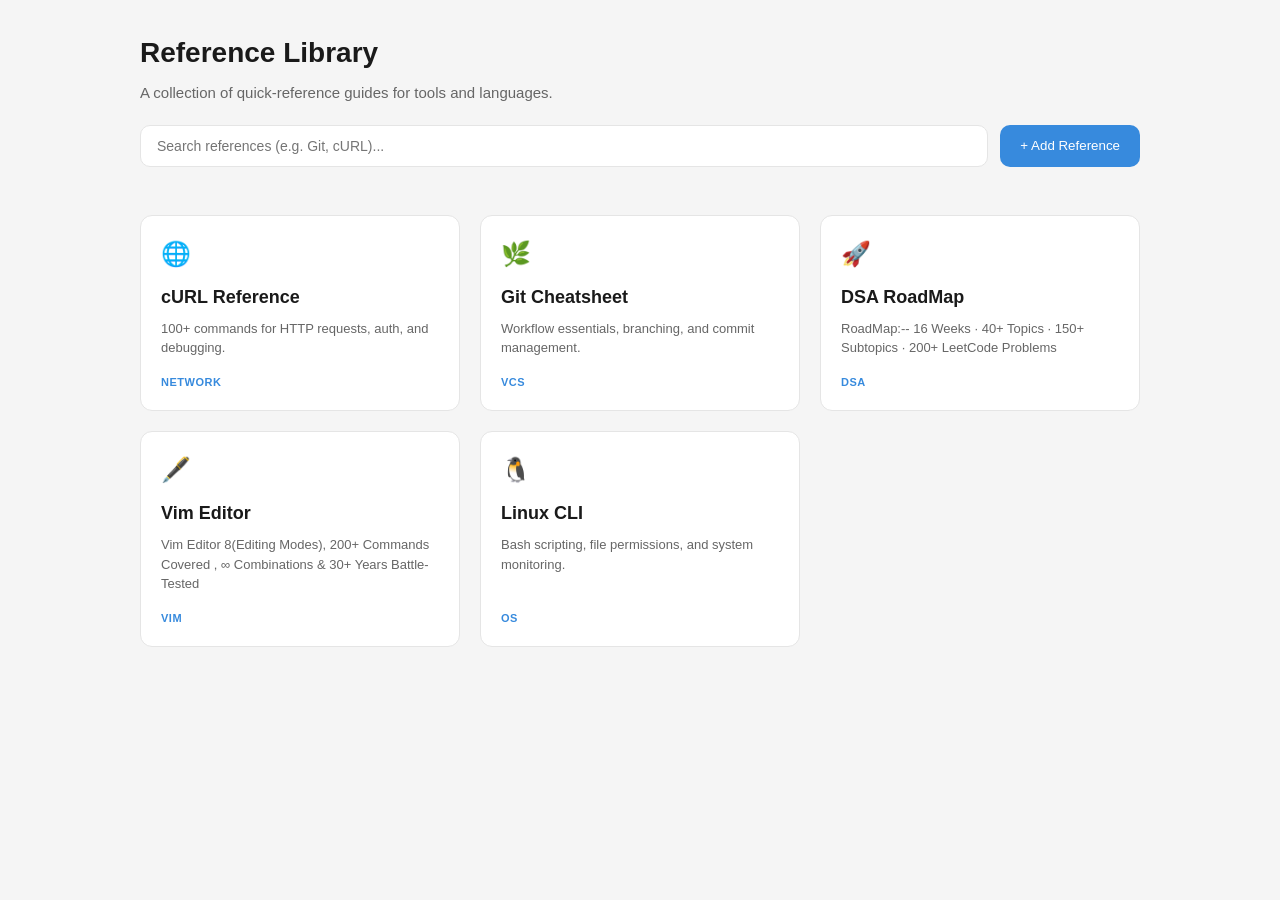
<file: index.html>
<!DOCTYPE html>
<html lang="en">
<head>
<meta charset="UTF-8" />
<meta name="viewport" content="width=device-width, initial-scale=1.0" />
<title>DevDocs — Master Reference Hub</title>
<style>
  *, *::before, *::after { box-sizing: border-box; margin: 0; padding: 0; }
  
  :root {
    --bg: #f5f5f5;
    --card-bg: #ffffff;
    --text: #1a1a1a;
    --subtitle: #666;
    --accent: #378ADD;
    --border: #e5e5e5;
  }

  @media (prefers-color-scheme: dark) {
    :root {
      --bg: #111;
      --card-bg: #1e1e1e;
      --text: #e5e5e5;
      --subtitle: #888;
      --accent: #4fa3f7;
      --border: #2a2a2a;
    }
  }

  body {
    font-family: -apple-system, BlinkMacSystemFont, "Segoe UI", Roboto, sans-serif;
    background: var(--bg);
    color: var(--text);
    padding: 2rem 1.5rem;
    line-height: 1.5;
  }

  header {
    max-width: 1000px;
    margin: 0 auto 3rem auto;
  }

  h1 { font-size: 28px; font-weight: 600; margin-bottom: 8px; }
  .subtitle { color: var(--subtitle); font-size: 15px; }

  /* Search & Controls */
  .controls {
    display: flex;
    gap: 12px;
    margin-top: 20px;
  }

  .search-box {
    flex: 1;
    padding: 12px 16px;
    border: 1px solid var(--border);
    border-radius: 10px;
    background: var(--card-bg);
    color: var(--text);
    outline: none;
    font-size: 14px;
  }

  .btn-add {
    background: var(--accent);
    color: white;
    border: none;
    padding: 0 20px;
    border-radius: 10px;
    font-weight: 500;
    cursor: pointer;
    transition: opacity 0.2s;
  }

  /* Grid Layout */
  .grid {
    display: grid;
    grid-template-columns: repeat(auto-fill, minmax(280px, 1fr));
    gap: 20px;
    max-width: 1000px;
    margin: 0 auto;
  }

  .doc-card {
    background: var(--card-bg);
    border: 1px solid var(--border);
    border-radius: 12px;
    padding: 20px;
    text-decoration: none;
    color: inherit;
    transition: transform 0.2s, box-shadow 0.2s;
    display: flex;
    flex-direction: column;
    justify-content: space-between;
  }

  .doc-card:hover {
    transform: translateY(-4px);
    box-shadow: 0 10px 20px rgba(0,0,0,0.1);
    border-color: var(--accent);
  }

  .doc-icon {
    font-size: 24px;
    margin-bottom: 12px;
    display: block;
  }

  .doc-title {
    font-size: 18px;
    font-weight: 600;
    margin-bottom: 8px;
    color: var(--text);
  }

  .doc-desc {
    font-size: 13px;
    color: var(--subtitle);
    margin-bottom: 16px;
  }

  .doc-meta {
    font-size: 11px;
    text-transform: uppercase;
    letter-spacing: 0.5px;
    font-weight: 700;
    color: var(--accent);
  }

  /* Modal Styles */
  .modal {
    display: none;
    position: fixed;
    top: 0; left: 0; width: 100%; height: 100%;
    background: rgba(0,0,0,0.6);
    align-items: center; justify-content: center;
    z-index: 100;
    backdrop-filter: blur(4px);
  }

  .modal-content {
    background: var(--card-bg);
    padding: 24px;
    border-radius: 16px;
    width: 90%;
    max-width: 400px;
    border: 1px solid var(--border);
  }

  .form-group { margin-bottom: 15px; }
  .form-group label { display: block; font-size: 12px; margin-bottom: 5px; color: var(--subtitle); }
  .form-group input { 
    width: 100%; padding: 10px; border-radius: 6px; 
    border: 1px solid var(--border); background: var(--bg); color: var(--text);
  }

  @media (max-width: 600px) {
    h1 { font-size: 22px; }
    .controls { flex-direction: column; }
    .btn-add { padding: 12px; }
  }
</style>
</head>
<body>

<header>
  <h1>Reference Library</h1>
  <p class="subtitle">A collection of quick-reference guides for tools and languages.</p>
  
  <div class="controls">
    <input type="text" class="search-box" id="search" placeholder="Search references (e.g. Git, cURL)...">
    <button class="btn-add" onclick="toggleModal(true)">+ Add Reference</button>
  </div>
</header>

<main class="grid" id="guideGrid"></main>

<div class="modal" id="addModal">
  <div class="modal-content">
    <h2 style="margin-bottom: 15px; font-size: 18px;">Add New Guide</h2>
    <div class="form-group">
      <label>Guide Title</label>
      <input type="text" id="newTitle" placeholder="e.g. Docker Commands">
    </div>
    <div class="form-group">
      <label>URL / File Path</label>
      <input type="text" id="newPath" placeholder="e.g. docs/docker.html">
    </div>
    <div class="form-group">
      <label>Description</label>
      <input type="text" id="newDesc" placeholder="Brief summary...">
    </div>
    <div style="display: flex; gap: 10px; margin-top: 20px;">
      <button class="btn-add" style="flex: 1;" onclick="addNewGuide()">Save Guide</button>
      <button class="btn-add" style="flex: 1; background: #666;" onclick="toggleModal(false)">Cancel</button>
    </div>
  </div>
</div>

<script>
  // Initial Guides - To add more files in the future, just add objects here
  let guides = [
    {
      title: "cURL Reference",
      desc: "100+ commands for HTTP requests, auth, and debugging.",
      path: "./curl.html", // Path to your provided code file
      icon: "🌐",
      tag: "Network"
    },
    {
      title: "Git Cheatsheet",
      desc: "Workflow essentials, branching, and commit management.",
      path: "./git_reference.html",
      icon: "🌿",
      tag: "VCS"
    },
   {
      title: "DSA RoadMap",
      desc: "RoadMap:-- 16 Weeks · 40+ Topics · 150+ Subtopics · 200+ LeetCode Problems",
      path: "./dsa_roadmap.html",
      icon: "🚀",
      tag: "DSA"
    },
   {
      title: "Vim Editor",
      desc: "Vim Editor 8(Editing Modes), 200+ Commands Covered , ∞ Combinations & 30+ Years Battle-Tested",
      path: "./vim.html",
      icon: "🖋️",
      tag: "Vim"
    },
    {
      title: "Linux CLI",
      desc: "Bash scripting, file permissions, and system monitoring.",
      path: "./linux.html",
      icon: "🐧",
      tag: "OS"
    }
  ];

  function renderGuides(filter = "") {
    const grid = document.getElementById('guideGrid');
    grid.innerHTML = "";
    
    const filtered = guides.filter(g => 
      g.title.toLowerCase().includes(filter.toLowerCase()) || 
      g.tag.toLowerCase().includes(filter.toLowerCase())
    );

    filtered.forEach(guide => {
      const card = document.createElement('a');
      card.href = guide.path;
      card.className = 'doc-card';
      card.innerHTML = `
        <div>
          <span class="doc-icon">${guide.icon}</span>
          <div class="doc-title">${guide.title}</div>
          <p class="doc-desc">${guide.desc}</p>
        </div>
        <div class="doc-meta">${guide.tag}</div>
      `;
      grid.appendChild(card);
    });
  }

  function toggleModal(show) {
    document.getElementById('addModal').style.display = show ? 'flex' : 'none';
  }

  function addNewGuide() {
    const title = document.getElementById('newTitle').value;
    const path = document.getElementById('newPath').value;
    const desc = document.getElementById('newDesc').value;

    if(title && path) {
      guides.push({ title, path, desc, icon: "📄", tag: "New" });
      renderGuides();
      toggleModal(false);
      // Optional: Clear inputs
      document.getElementById('newTitle').value = "";
      document.getElementById('newPath').value = "";
      document.getElementById('newDesc').value = "";
    }
  }

  document.getElementById('search').addEventListener('input', (e) => {
    renderGuides(e.target.value);
  });

  // Initial Render
  renderGuides();
</script>
</body>
</html>
</file>
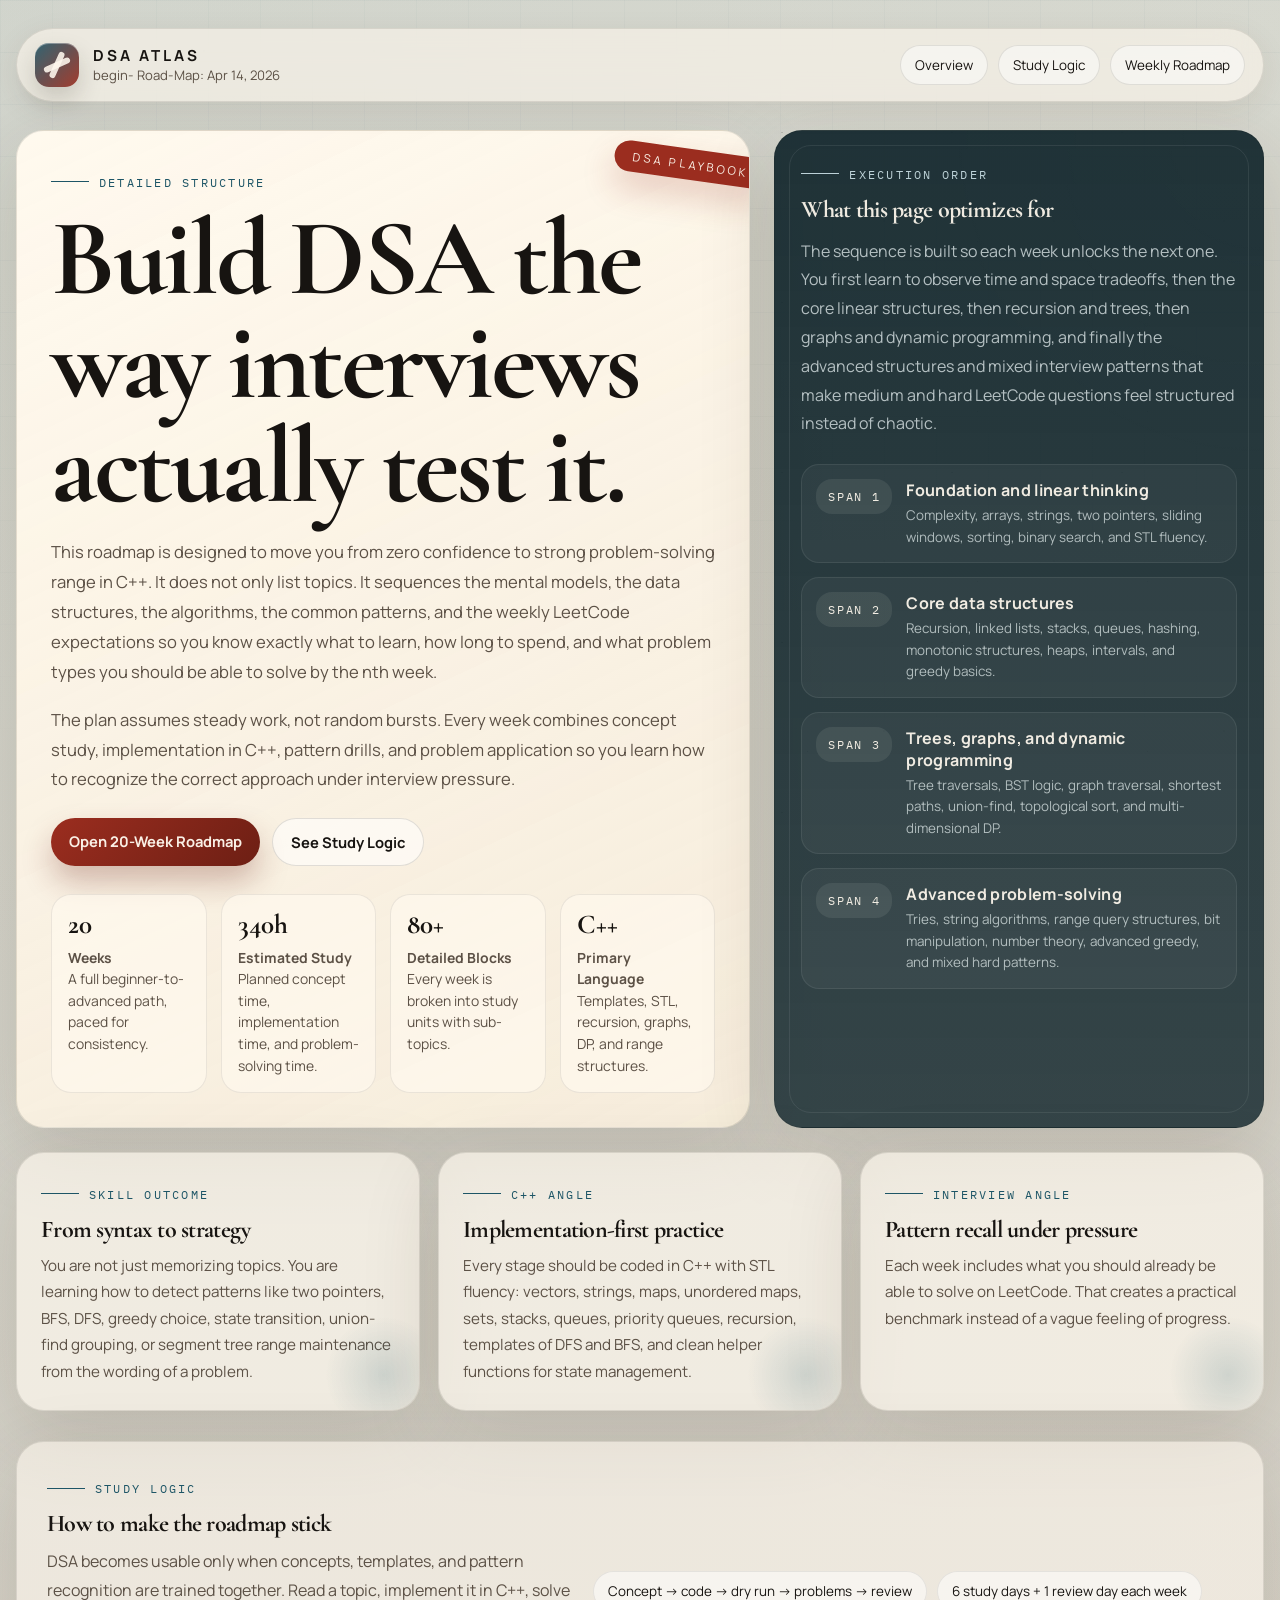
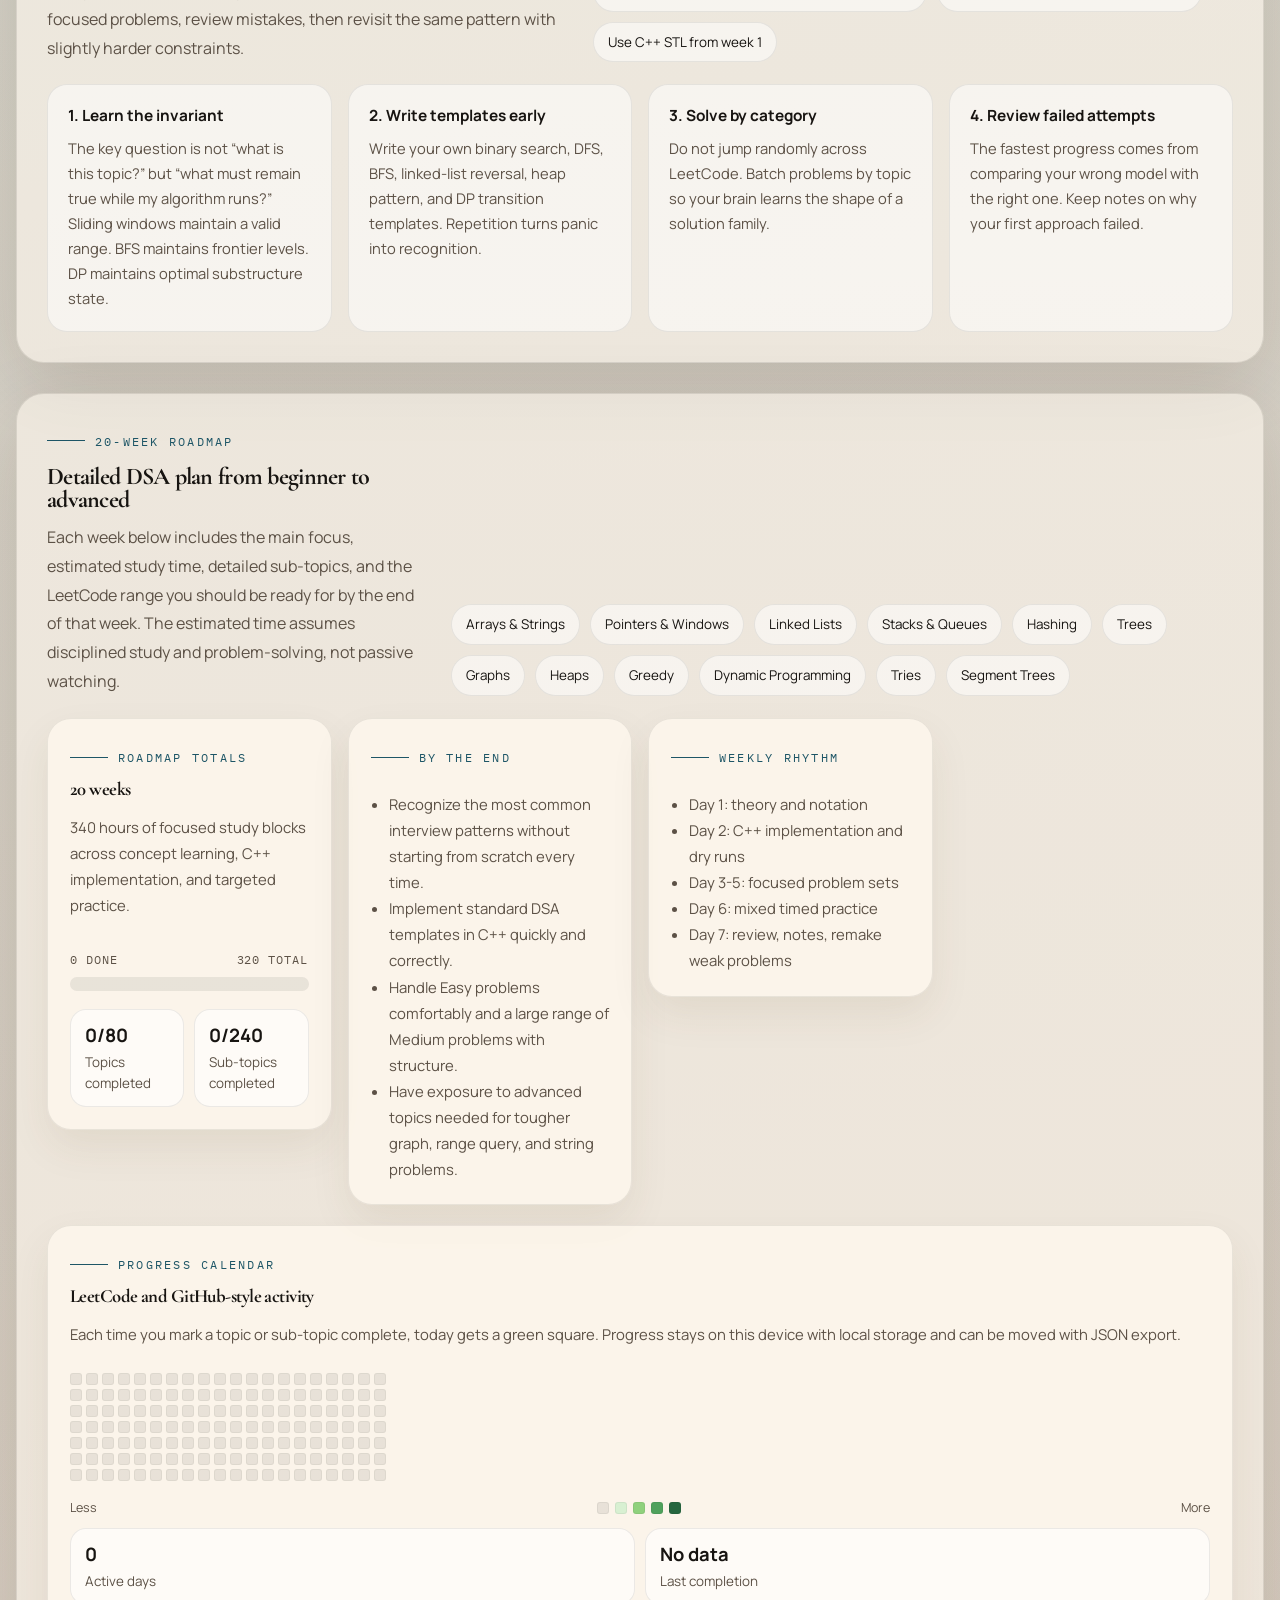
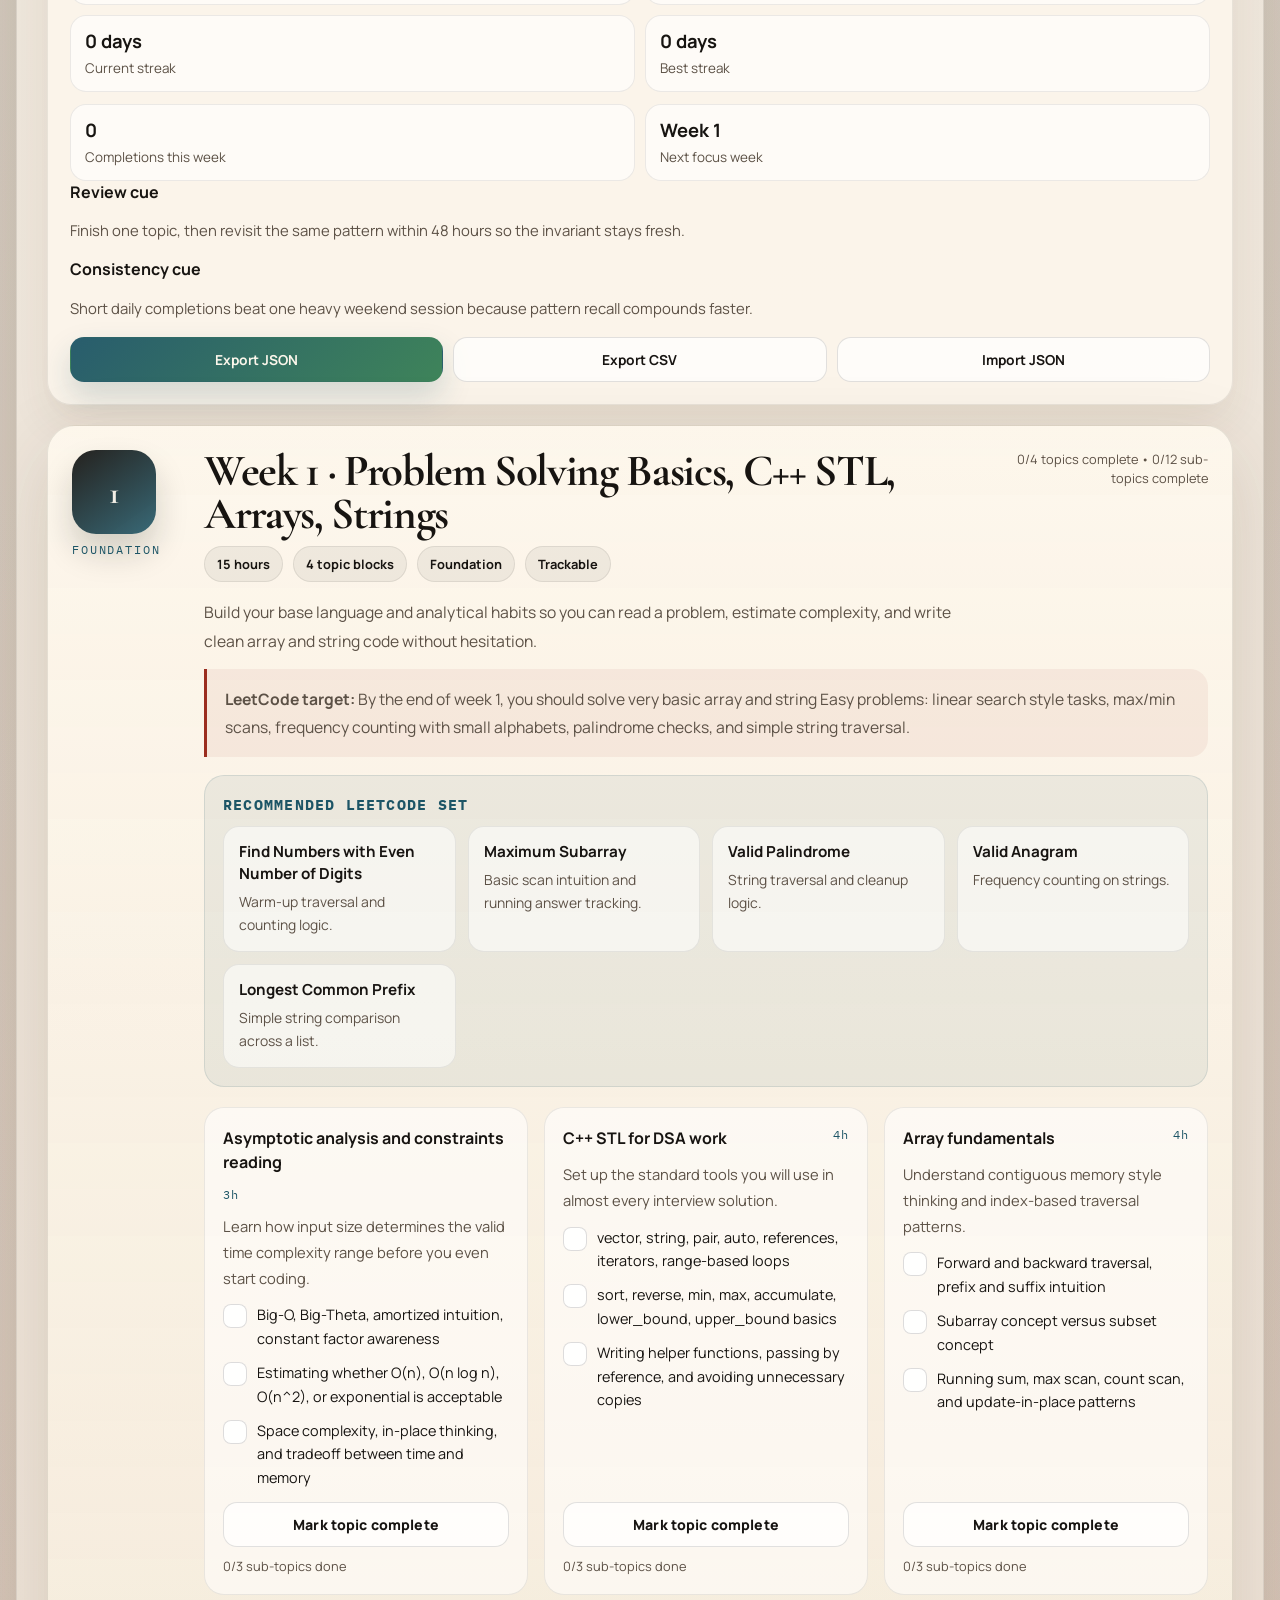
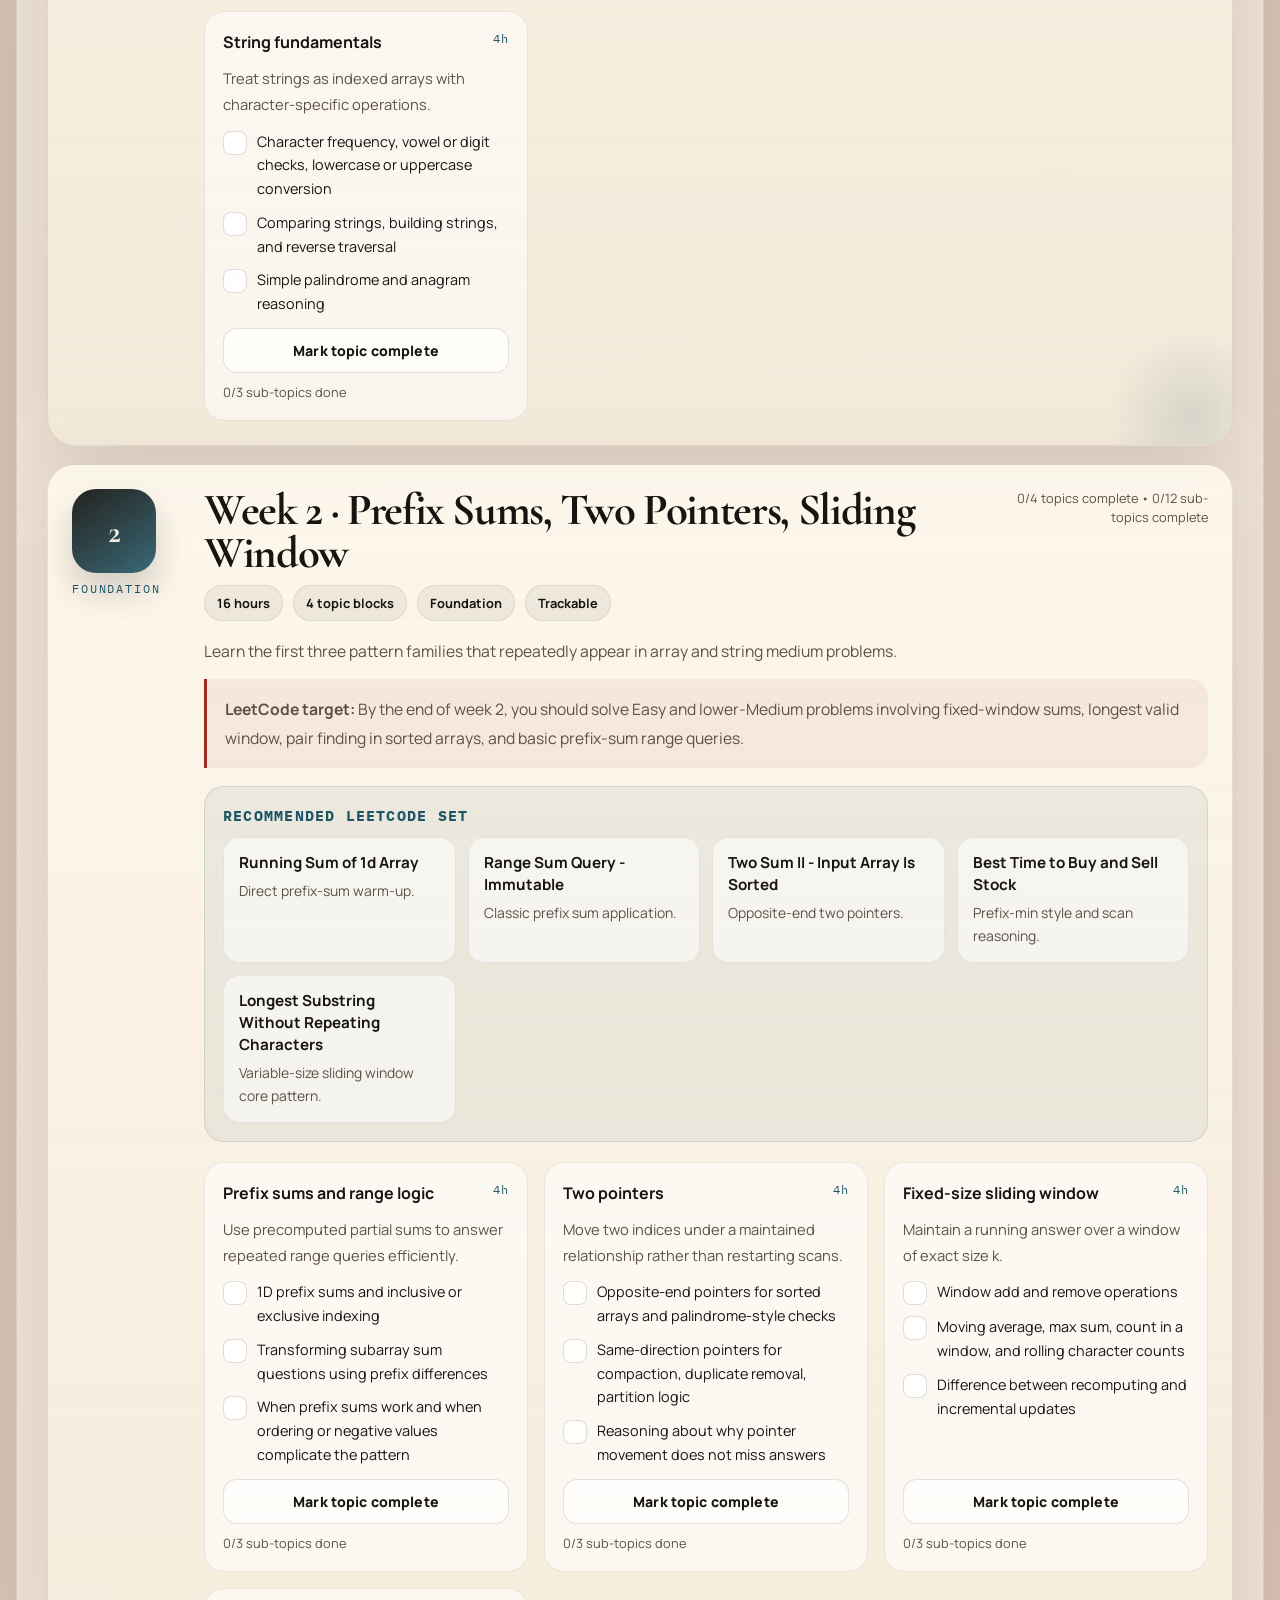
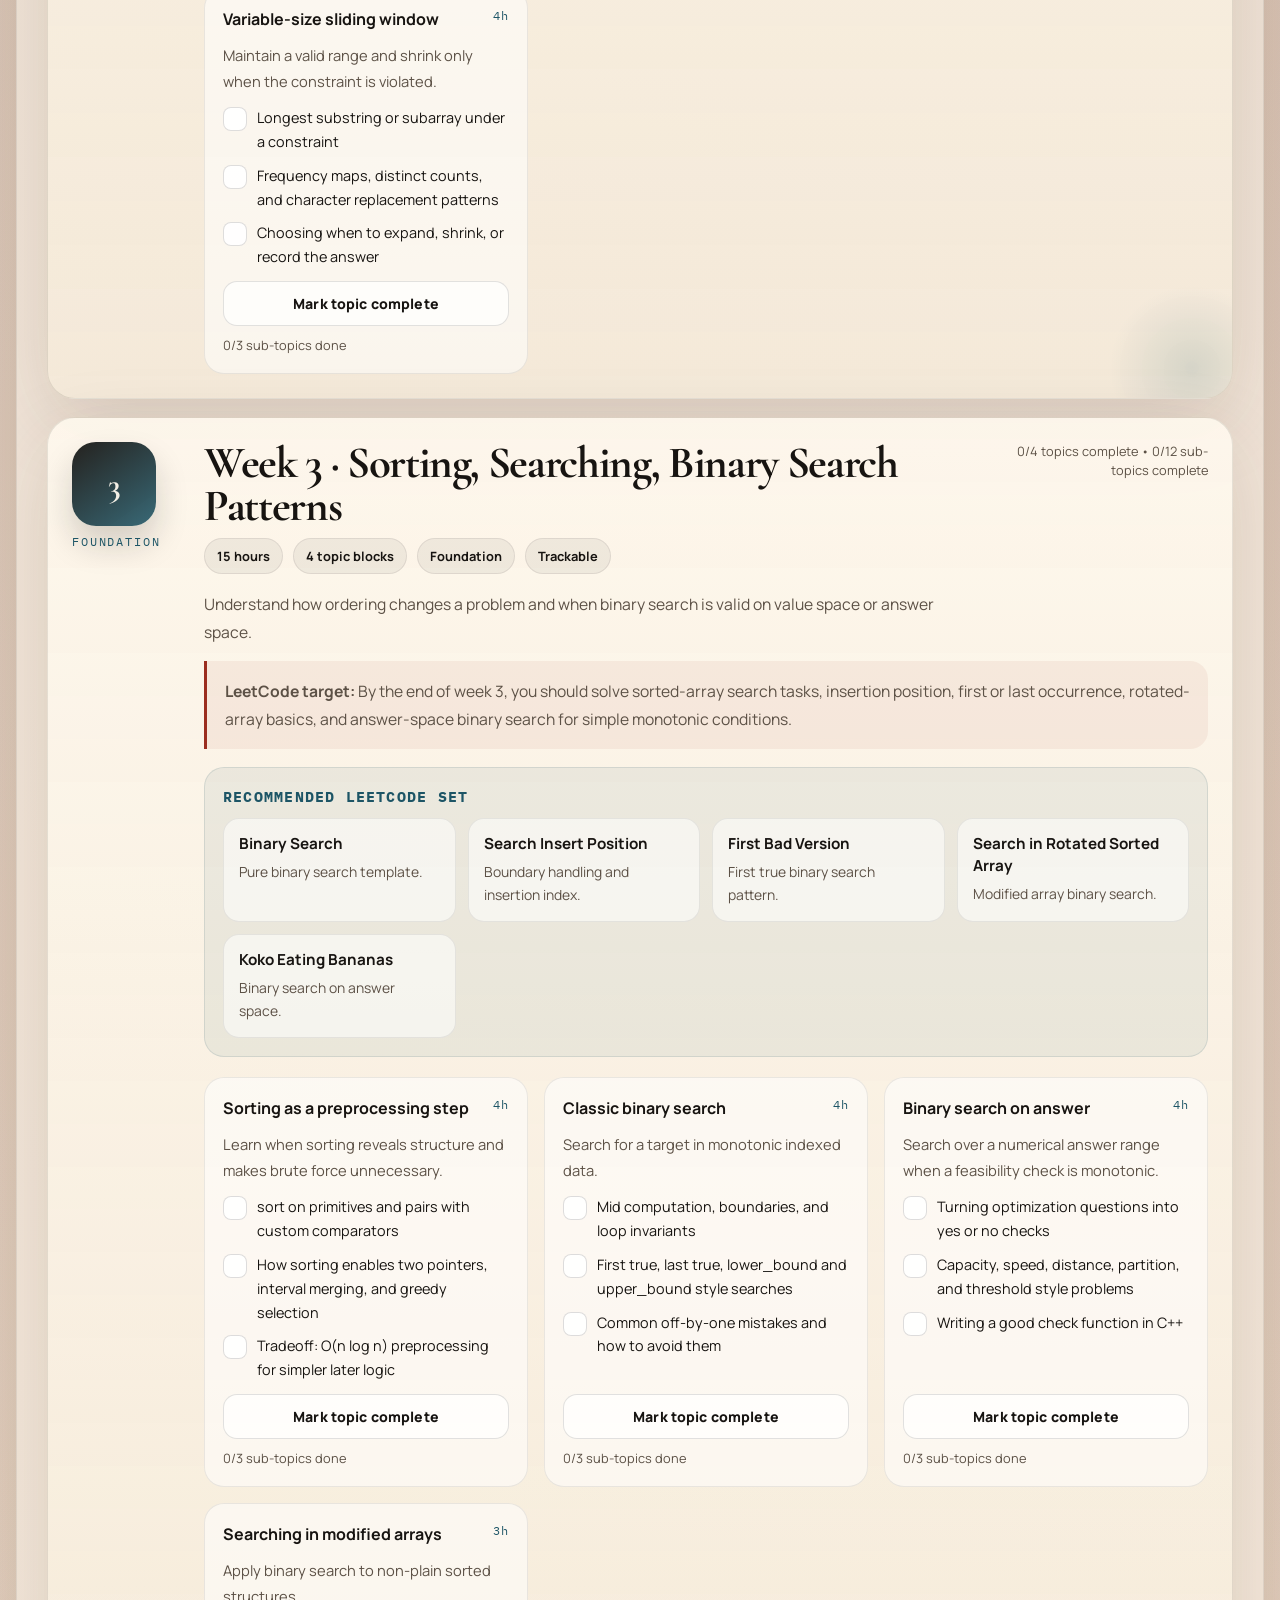
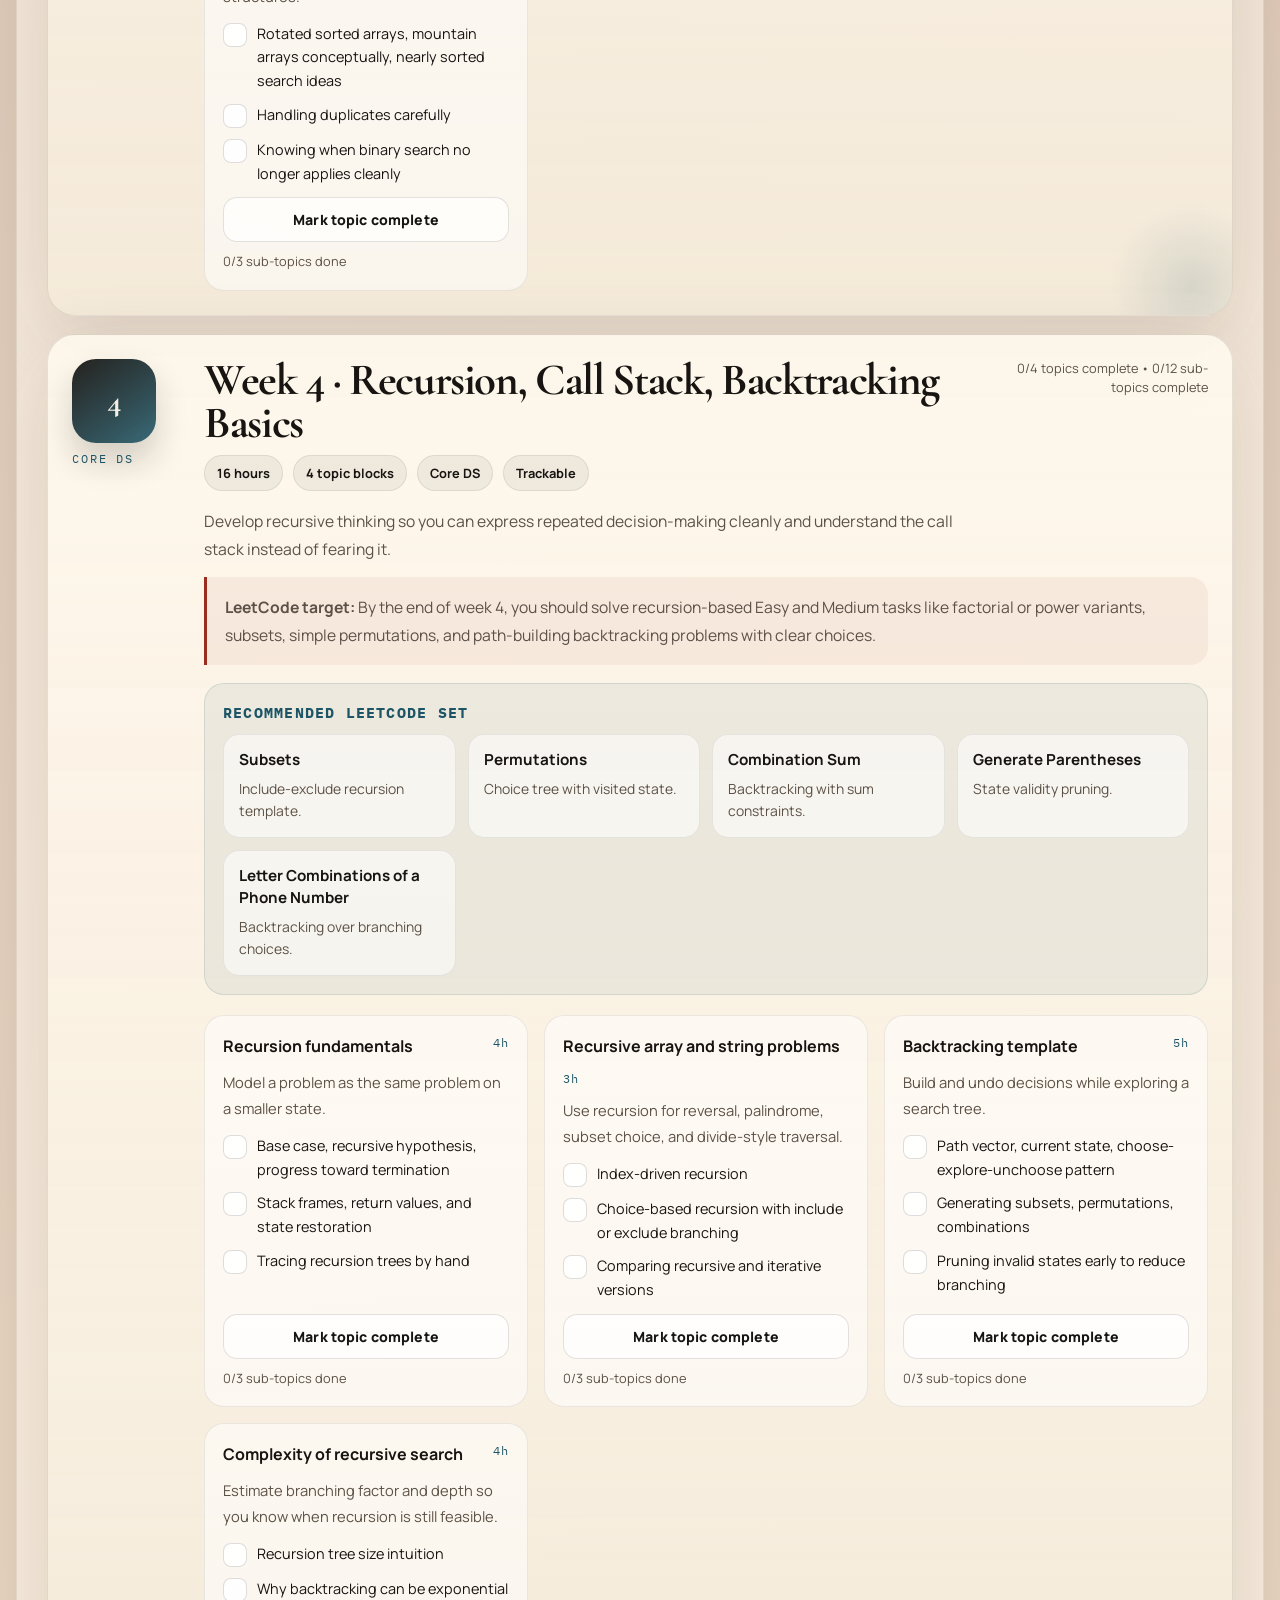
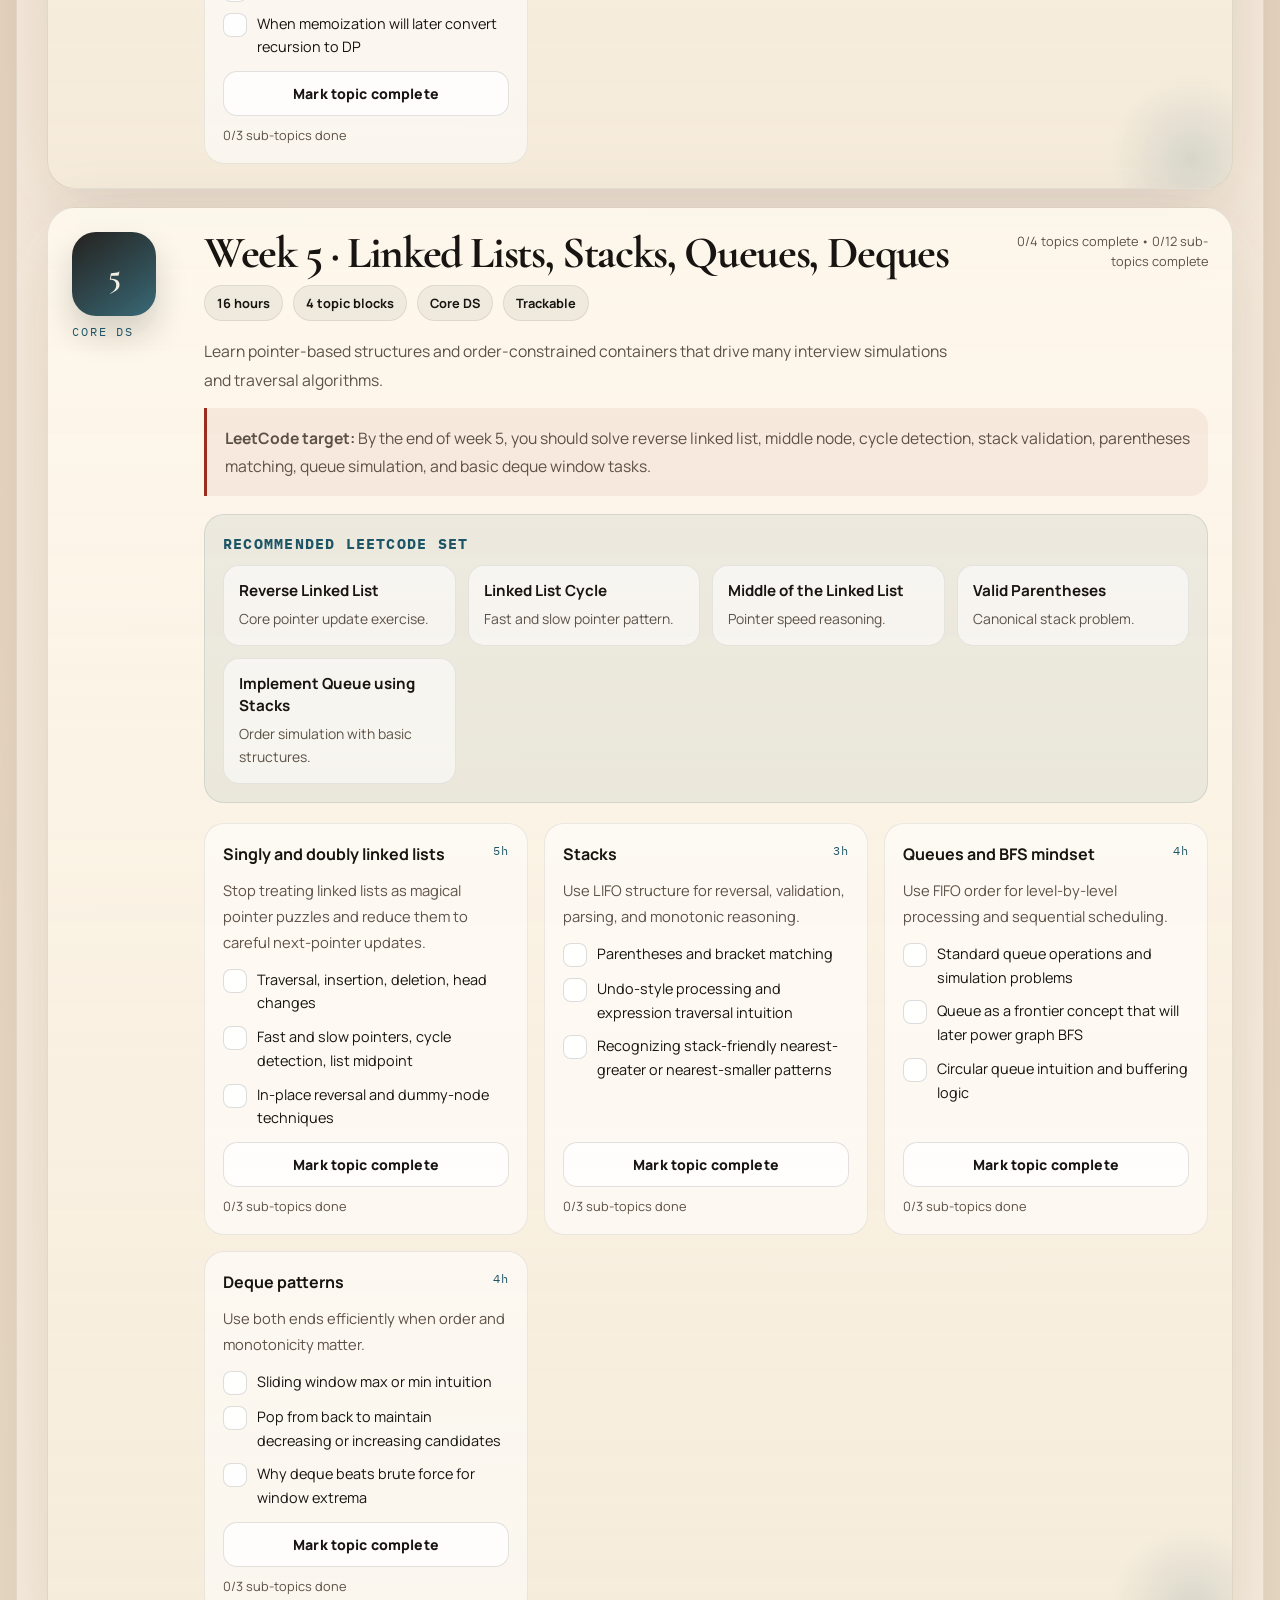
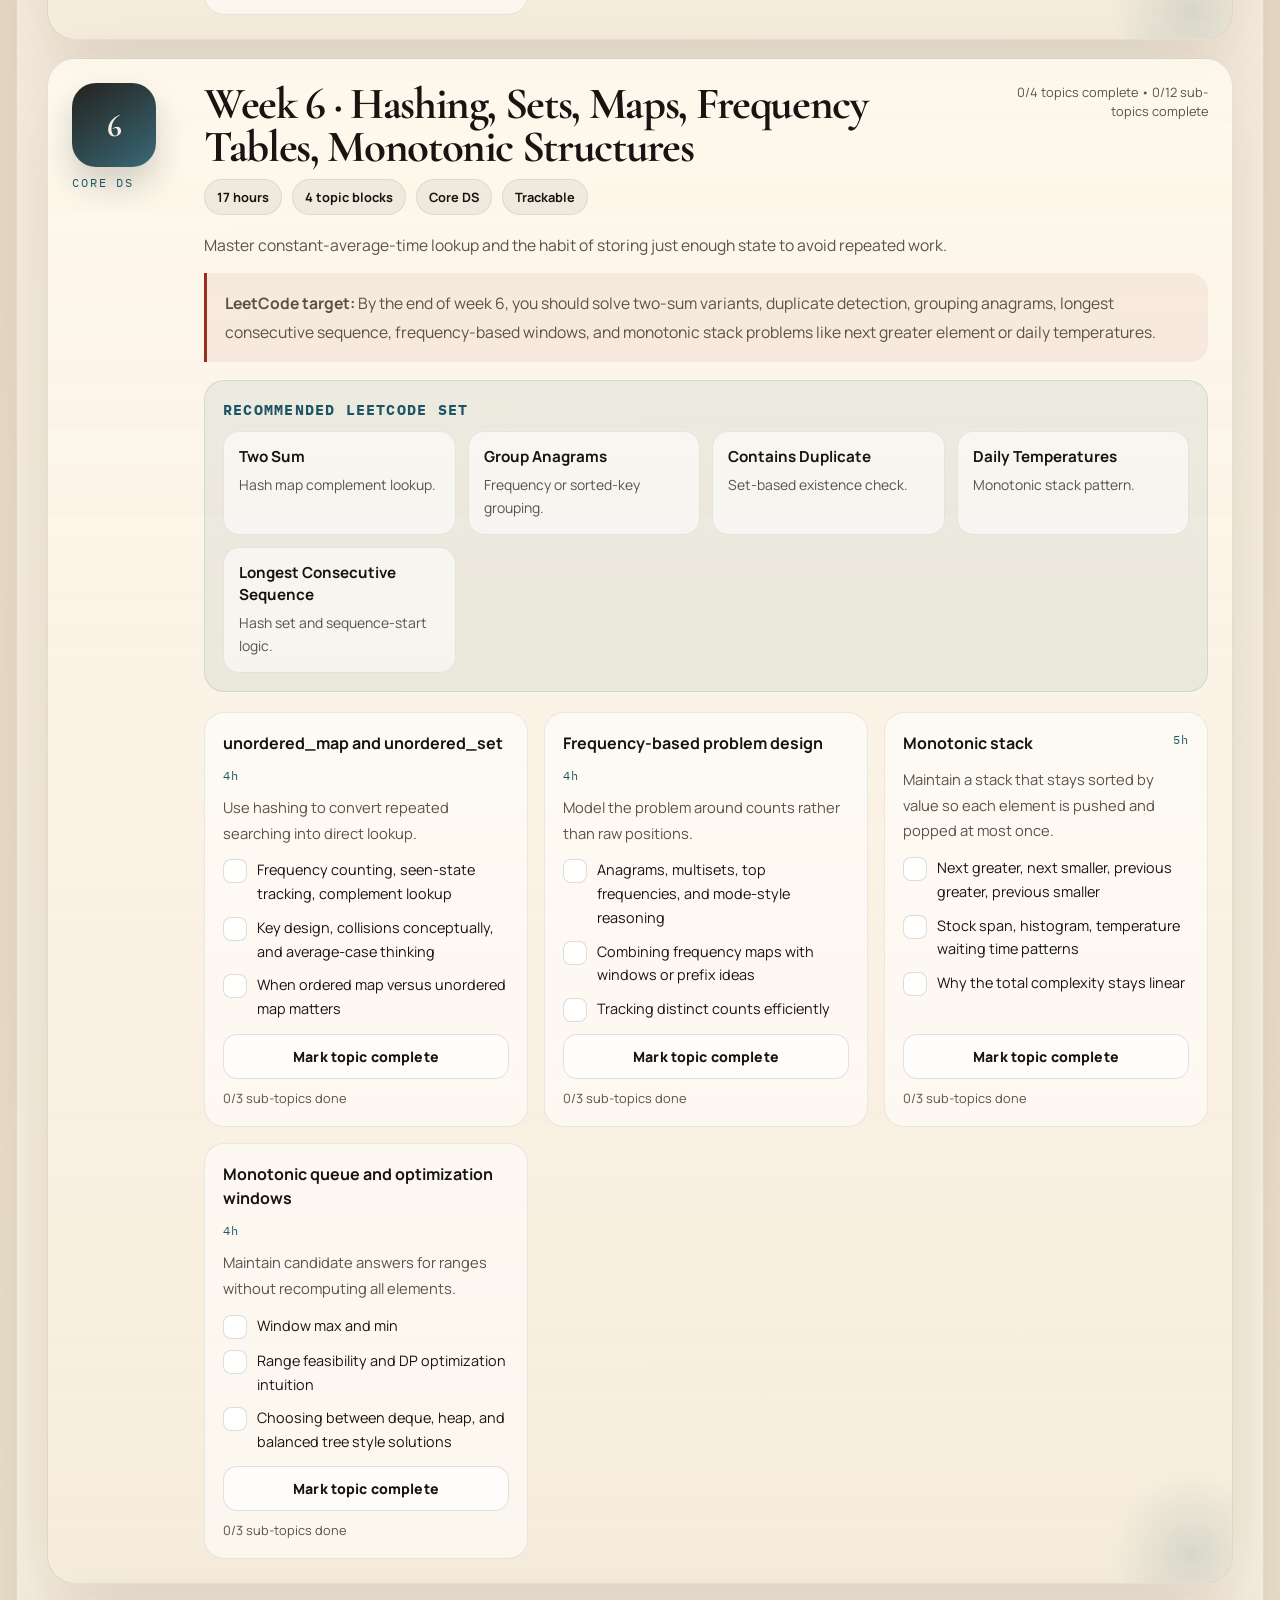
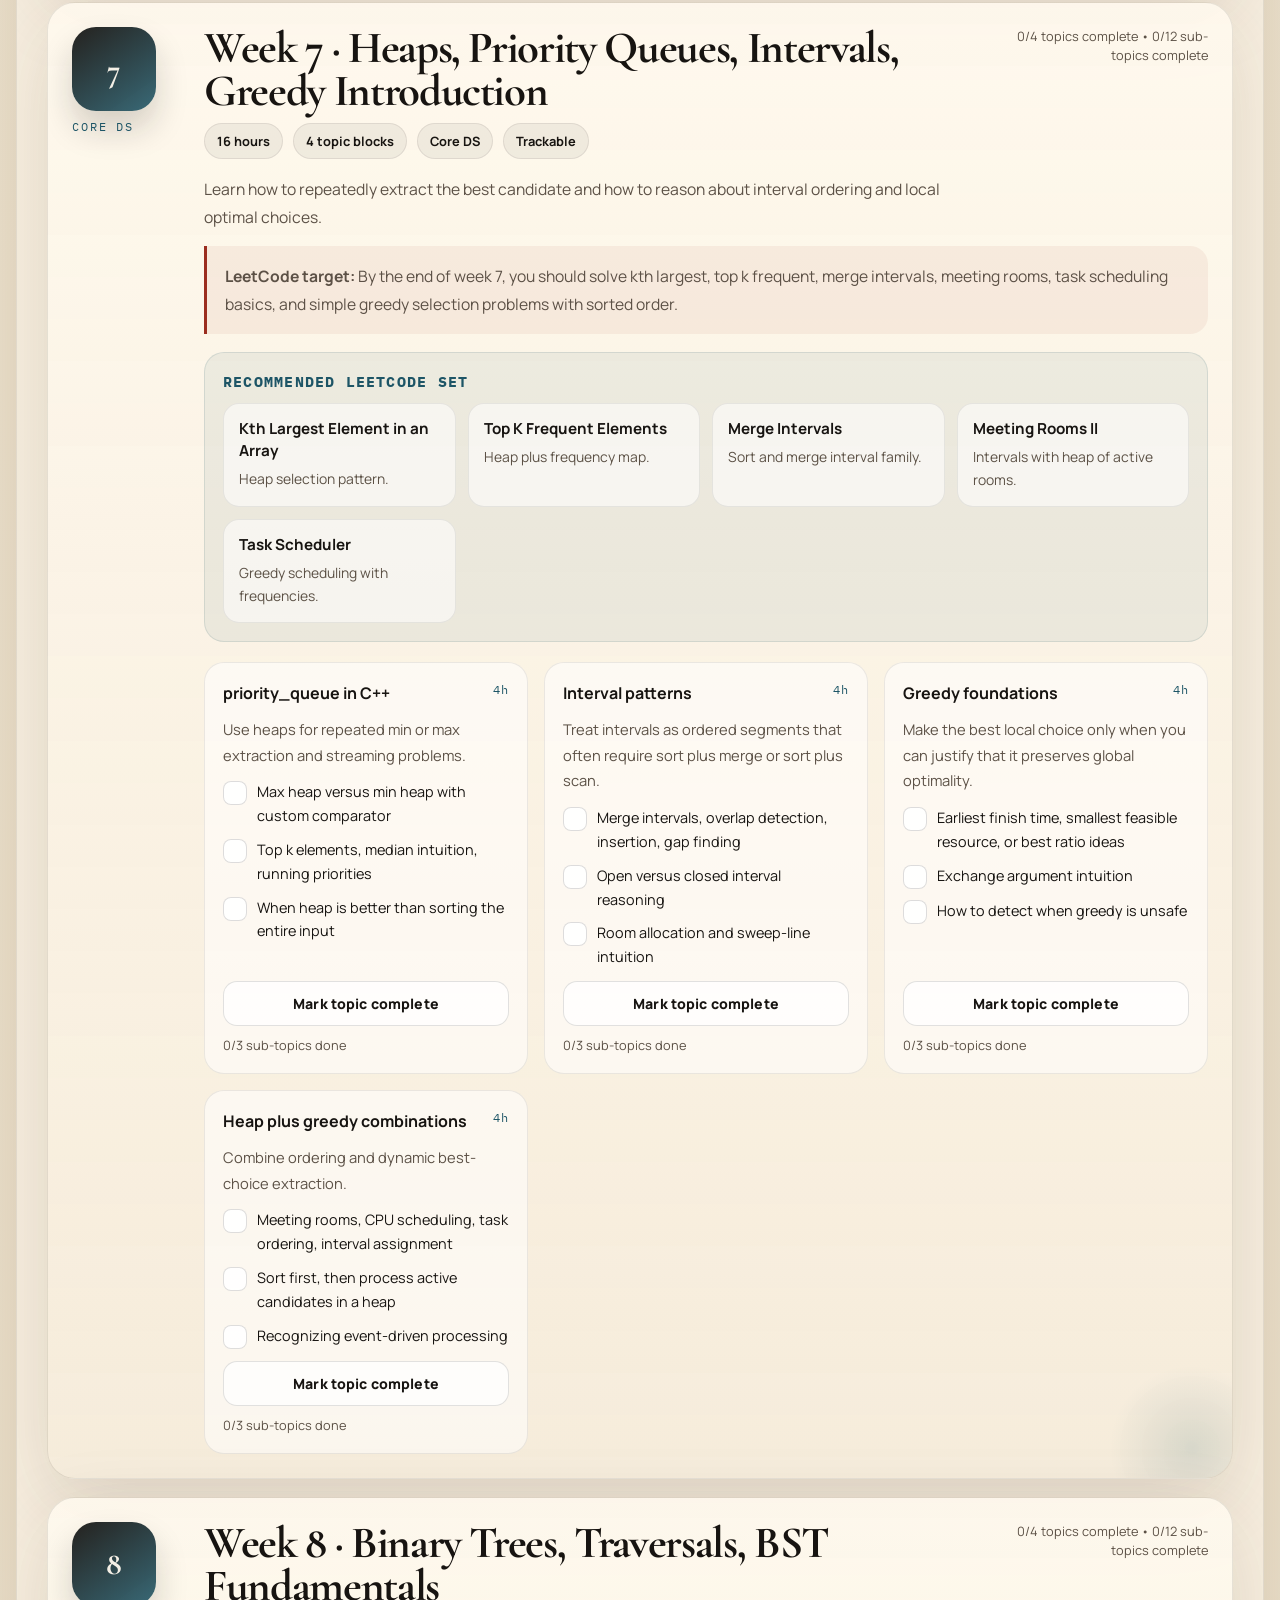
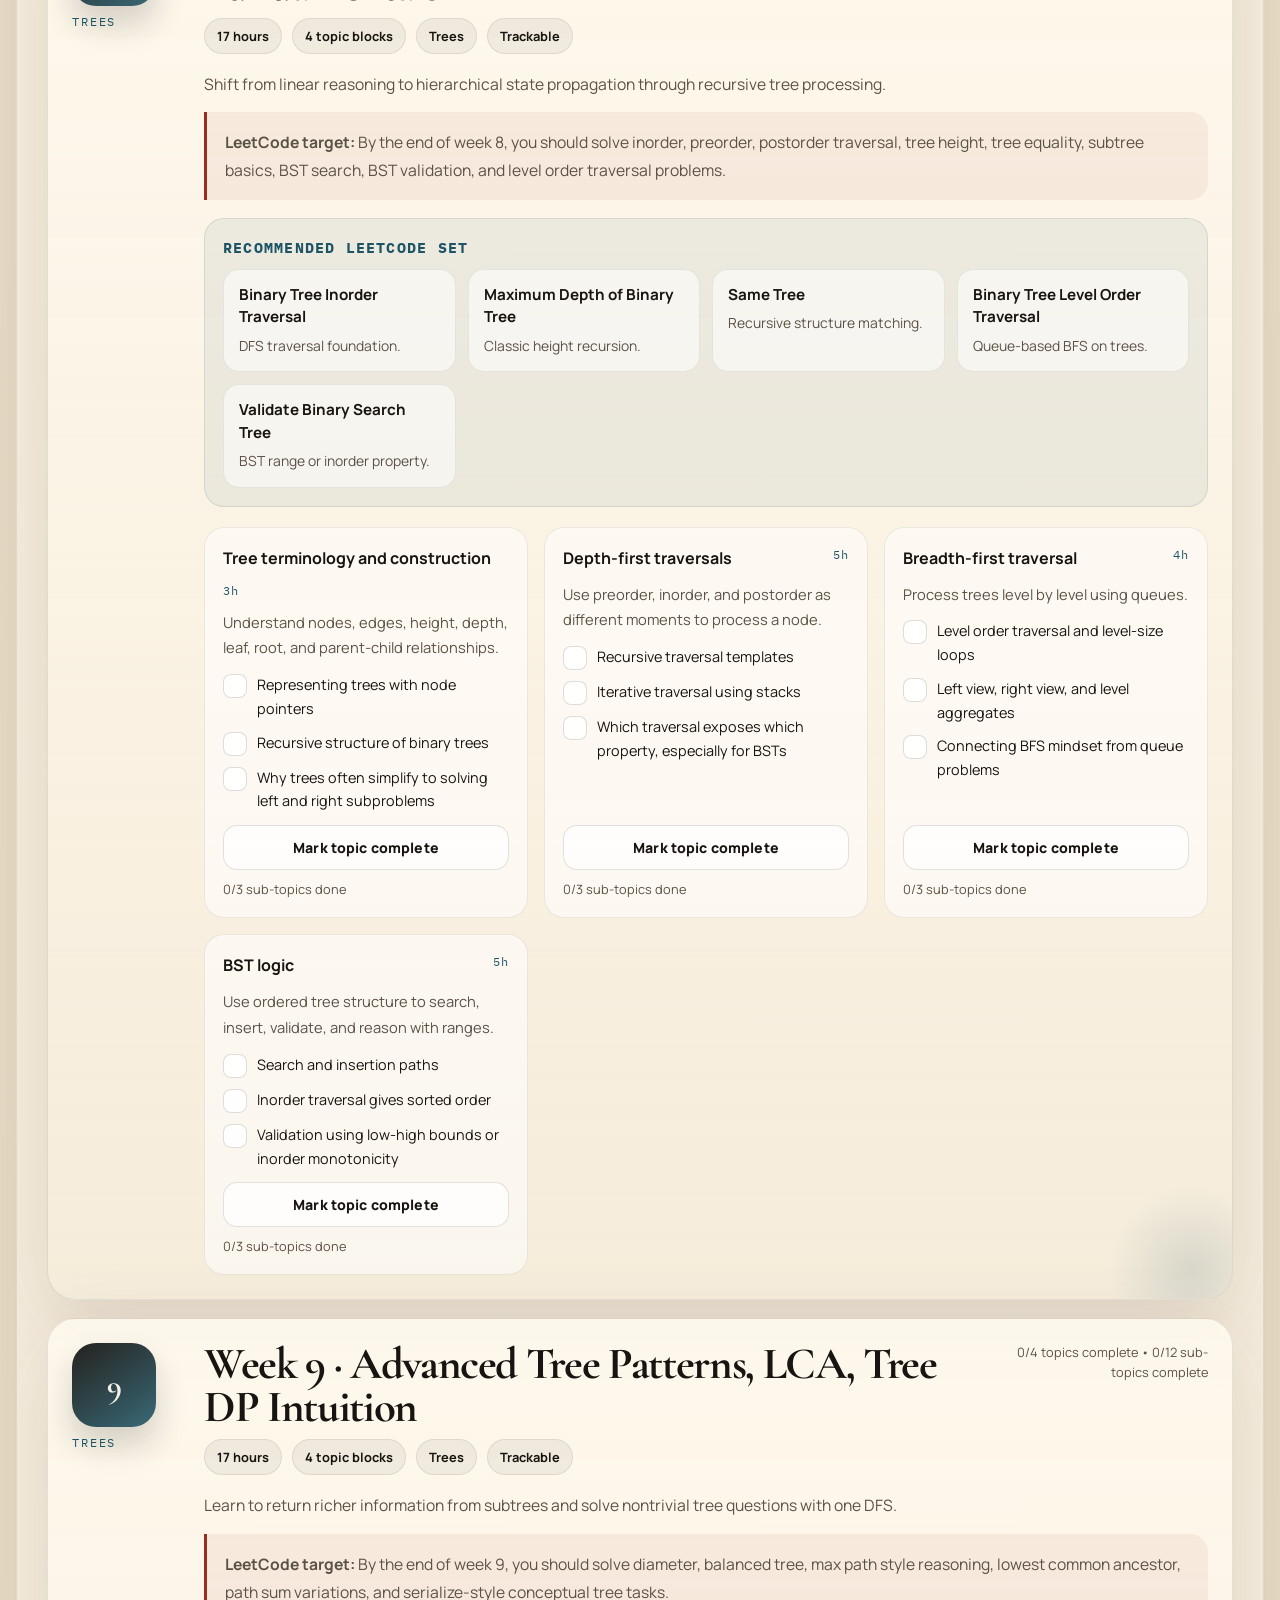
<file: dsa/index.html>
<!DOCTYPE html>
<html lang="en">
<head>
  <meta charset="UTF-8">
  <meta name="viewport" content="width=device-width, initial-scale=1.0">
  <title>DSA Mastery Roadmap</title>
  <meta name="description" content="A detailed beginner-to-advanced DSA roadmap with weekly sequencing, topic breakdowns, sub-topics, and estimated study time for C++ and LeetCode preparation.">
  <link rel="preconnect" href="https://fonts.googleapis.com">
  <link rel="preconnect" href="https://fonts.gstatic.com" crossorigin>
  <link href="https://fonts.googleapis.com/css2?family=Cormorant+Garamond:wght@500;600;700&family=IBM+Plex+Mono:wght@400;500;600&family=Manrope:wght@400;500;600;700;800&display=swap" rel="stylesheet">
  <link rel="stylesheet" href="styles.css">
</head>
<body>
  <div class="page">
    <nav class="nav">
      <div class="brand">
        <div class="brand-mark" aria-hidden="true"></div>
        <div class="brand-copy">
          <strong>DSA Atlas</strong>
          <span>begin- Road-Map: Apr 14, 2026</span>
        </div>
      </div>
      <button class="nav-toggle" id="nav-toggle" type="button" aria-expanded="false" aria-controls="nav-links" aria-label="Toggle navigation menu">
        <span class="nav-toggle-glyph" aria-hidden="true">☰</span>
      </button>
      <div class="nav-links" id="nav-links">
        <a href="#overview">Overview</a>
        <a href="#approach">Study Logic</a>
        <a href="#roadmap">Weekly Roadmap</a>
      </div>
    </nav>

    <section class="hero" id="overview">
      <article class="hero-copy">
        <div class="eyebrow">Detailed Structure</div>
        <h1>Build DSA the way interviews actually test it.</h1>
        <p>
          This roadmap is designed to move you from zero confidence to strong problem-solving range in C++. It does not only list topics. It sequences the mental models, the data structures, the algorithms, the common patterns, and the weekly LeetCode expectations so you know exactly what to learn, how long to spend, and what problem types you should be able to solve by the nth week.
        </p>
        <p>
          The plan assumes steady work, not random bursts. Every week combines concept study, implementation in C++, pattern drills, and problem application so you learn how to recognize the correct approach under interview pressure.
        </p>
        <div class="hero-actions">
          <a class="primary" href="#roadmap">Open 20-Week Roadmap</a>
          <a class="secondary" href="#approach">See Study Logic</a>
        </div>
        <div class="hero-grid" id="hero-metrics"></div>
      </article>

      <aside class="hero-panel">
        <div class="kicker">Execution Order</div>
        <h2>What this page optimizes for</h2>
        <p>
          The sequence is built so each week unlocks the next one. You first learn to observe time and space tradeoffs, then the core linear structures, then recursion and trees, then graphs and dynamic programming, and finally the advanced structures and mixed interview patterns that make medium and hard LeetCode questions feel structured instead of chaotic.
        </p>
        <div class="phase-list" id="phase-list"></div>
      </aside>
    </section>

    <section class="summary">
      <article class="summary-card">
        <div class="kicker">Skill Outcome</div>
        <h2>From syntax to strategy</h2>
        <p>
          You are not just memorizing topics. You are learning how to detect patterns like two pointers, BFS, DFS, greedy choice, state transition, union-find grouping, or segment tree range maintenance from the wording of a problem.
        </p>
      </article>
      <article class="summary-card">
        <div class="kicker">C++ Angle</div>
        <h2>Implementation-first practice</h2>
        <p>
          Every stage should be coded in C++ with STL fluency: vectors, strings, maps, unordered maps, sets, stacks, queues, priority queues, recursion, templates of DFS and BFS, and clean helper functions for state management.
        </p>
      </article>
      <article class="summary-card">
        <div class="kicker">Interview Angle</div>
        <h2>Pattern recall under pressure</h2>
        <p>
          Each week includes what you should already be able to solve on LeetCode. That creates a practical benchmark instead of a vague feeling of progress.
        </p>
      </article>
    </section>

    <section class="section-shell" id="approach">
      <div class="section-head">
        <div>
          <div class="eyebrow">Study Logic</div>
          <h2>How to make the roadmap stick</h2>
          <p>
            DSA becomes usable only when concepts, templates, and pattern recognition are trained together. Read a topic, implement it in C++, solve focused problems, review mistakes, then revisit the same pattern with slightly harder constraints.
          </p>
        </div>
        <div class="pills">
          <div class="pill">Concept → code → dry run → problems → review</div>
          <div class="pill">6 study days + 1 review day each week</div>
          <div class="pill">Use C++ STL from week 1</div>
        </div>
      </div>
      <div class="principles">
        <article class="principle">
          <strong>1. Learn the invariant</strong>
          <p>The key question is not “what is this topic?” but “what must remain true while my algorithm runs?” Sliding windows maintain a valid range. BFS maintains frontier levels. DP maintains optimal substructure state.</p>
        </article>
        <article class="principle">
          <strong>2. Write templates early</strong>
          <p>Write your own binary search, DFS, BFS, linked-list reversal, heap pattern, and DP transition templates. Repetition turns panic into recognition.</p>
        </article>
        <article class="principle">
          <strong>3. Solve by category</strong>
          <p>Do not jump randomly across LeetCode. Batch problems by topic so your brain learns the shape of a solution family.</p>
        </article>
        <article class="principle">
          <strong>4. Review failed attempts</strong>
          <p>The fastest progress comes from comparing your wrong model with the right one. Keep notes on why your first approach failed.</p>
        </article>
      </div>
    </section>

    <section class="section-shell" id="roadmap">
      <div class="section-head">
        <div>
          <div class="eyebrow">20-Week Roadmap</div>
          <h2>Detailed DSA plan from beginner to advanced</h2>
          <p>
            Each week below includes the main focus, estimated study time, detailed sub-topics, and the LeetCode range you should be ready for by the end of that week. The estimated time assumes disciplined study and problem-solving, not passive watching.
          </p>
        </div>
        <div class="pills" id="master-pills"></div>
      </div>

      <div class="roadmap-shell">
        <aside class="roadmap-sidebar">
          <div class="sidebar-card">
            <div class="kicker">Roadmap Totals</div>
            <h3 id="sidebar-total-weeks">20 weeks</h3>
            <p id="sidebar-total-hours"></p>
            <div class="progress-block">
              <div class="progress-labels">
                <span id="progress-label-start">0 done</span>
                <span id="progress-label-end">0 total</span>
              </div>
              <div class="progress-track">
                <div class="progress-fill" id="progress-fill"></div>
              </div>
            </div>
            <div class="progress-stats">
              <div class="stat-chip">
                <strong id="completed-weeks-count">0/0</strong>
                <span>Topics completed</span>
              </div>
              <div class="stat-chip">
                <strong id="completed-hours-count">0/0</strong>
                <span>Sub-topics completed</span>
              </div>
            </div>
          </div>
          <div class="sidebar-card">
            <div class="kicker">By the end</div>
            <ul>
              <li>Recognize the most common interview patterns without starting from scratch every time.</li>
              <li>Implement standard DSA templates in C++ quickly and correctly.</li>
              <li>Handle Easy problems comfortably and a large range of Medium problems with structure.</li>
              <li>Have exposure to advanced topics needed for tougher graph, range query, and string problems.</li>
            </ul>
          </div>
          <div class="sidebar-card">
            <div class="kicker">Weekly Rhythm</div>
            <ul>
              <li>Day 1: theory and notation</li>
              <li>Day 2: C++ implementation and dry runs</li>
              <li>Day 3-5: focused problem sets</li>
              <li>Day 6: mixed timed practice</li>
              <li>Day 7: review, notes, remake weak problems</li>
            </ul>
          </div>
        </aside>

        <div class="sidebar-card roadmap-calendar-card">
          <div class="kicker">Progress Calendar</div>
          <h3>LeetCode and GitHub-style activity</h3>
          <p class="calendar-meta">Each time you mark a topic or sub-topic complete, today gets a green square. Progress stays on this device with local storage and can be moved with JSON export.</p>
          <div class="calendar-shell">
            <div class="calendar-scroll">
              <div class="calendar-grid" id="progress-calendar" aria-label="Completion activity calendar"></div>
            </div>
            <div class="calendar-legend">
              <span>Less</span>
              <div class="legend-scale" aria-hidden="true">
                <span class="legend-box"></span>
                <span class="legend-box level-1"></span>
                <span class="legend-box level-2"></span>
                <span class="legend-box level-3"></span>
                <span class="legend-box level-4"></span>
              </div>
              <span>More</span>
            </div>
            <div class="calendar-summary">
              <div class="stat-chip">
                <strong id="calendar-active-days">0</strong>
                <span>Active days</span>
              </div>
              <div class="stat-chip">
                <strong id="calendar-last-saved">No data</strong>
                <span>Last completion</span>
              </div>
              <div class="stat-chip">
                <strong id="calendar-current-streak">0 days</strong>
                <span>Current streak</span>
              </div>
              <div class="stat-chip">
                <strong id="calendar-best-streak">0 days</strong>
                <span>Best streak</span>
              </div>
            </div>
            <div class="calendar-summary calendar-summary-secondary">
              <div class="stat-chip">
                <strong id="calendar-this-week">0</strong>
                <span>Completions this week</span>
              </div>
              <div class="stat-chip">
                <strong id="calendar-next-focus">Week 1</strong>
                <span>Next focus week</span>
              </div>
            </div>
            <div class="calendar-learn-grid">
              <article class="calendar-learn-card">
                <strong>Review cue</strong>
                <p id="calendar-review-tip">Finish one topic, then revisit the same pattern within 48 hours so the invariant stays fresh.</p>
              </article>
              <article class="calendar-learn-card">
                <strong>Consistency cue</strong>
                <p id="calendar-consistency-tip">Short daily completions beat one heavy weekend session because pattern recall compounds faster.</p>
              </article>
            </div>
          </div>
          <div class="sidebar-actions">
            <button class="action-button primary-action" id="export-progress" type="button">Export JSON</button>
            <button class="action-button" id="export-progress-csv" type="button">Export CSV</button>
            <button class="action-button" id="import-progress" type="button">Import JSON</button>
          </div>
          <input id="import-progress-input" type="file" accept="application/json,.json" hidden>
        </div>

        <div class="roadmap-main">
          <div class="week-grid" id="week-grid"></div>
        </div>
      </div>
    </section>

    <footer class="footer">
      <p>
        <strong>Use this page as a working syllabus, not a poster.</strong> For each week, finish the listed sub-topics, write the core templates in C++, and solve enough problems from that category until your first instinct becomes reliable. That is the difference between “I know this topic” and “I can solve the interview problem in front of me.”
      </p>
    </footer>
  </div>
  <script src="script.js"></script>
</body>
</html>
</file>
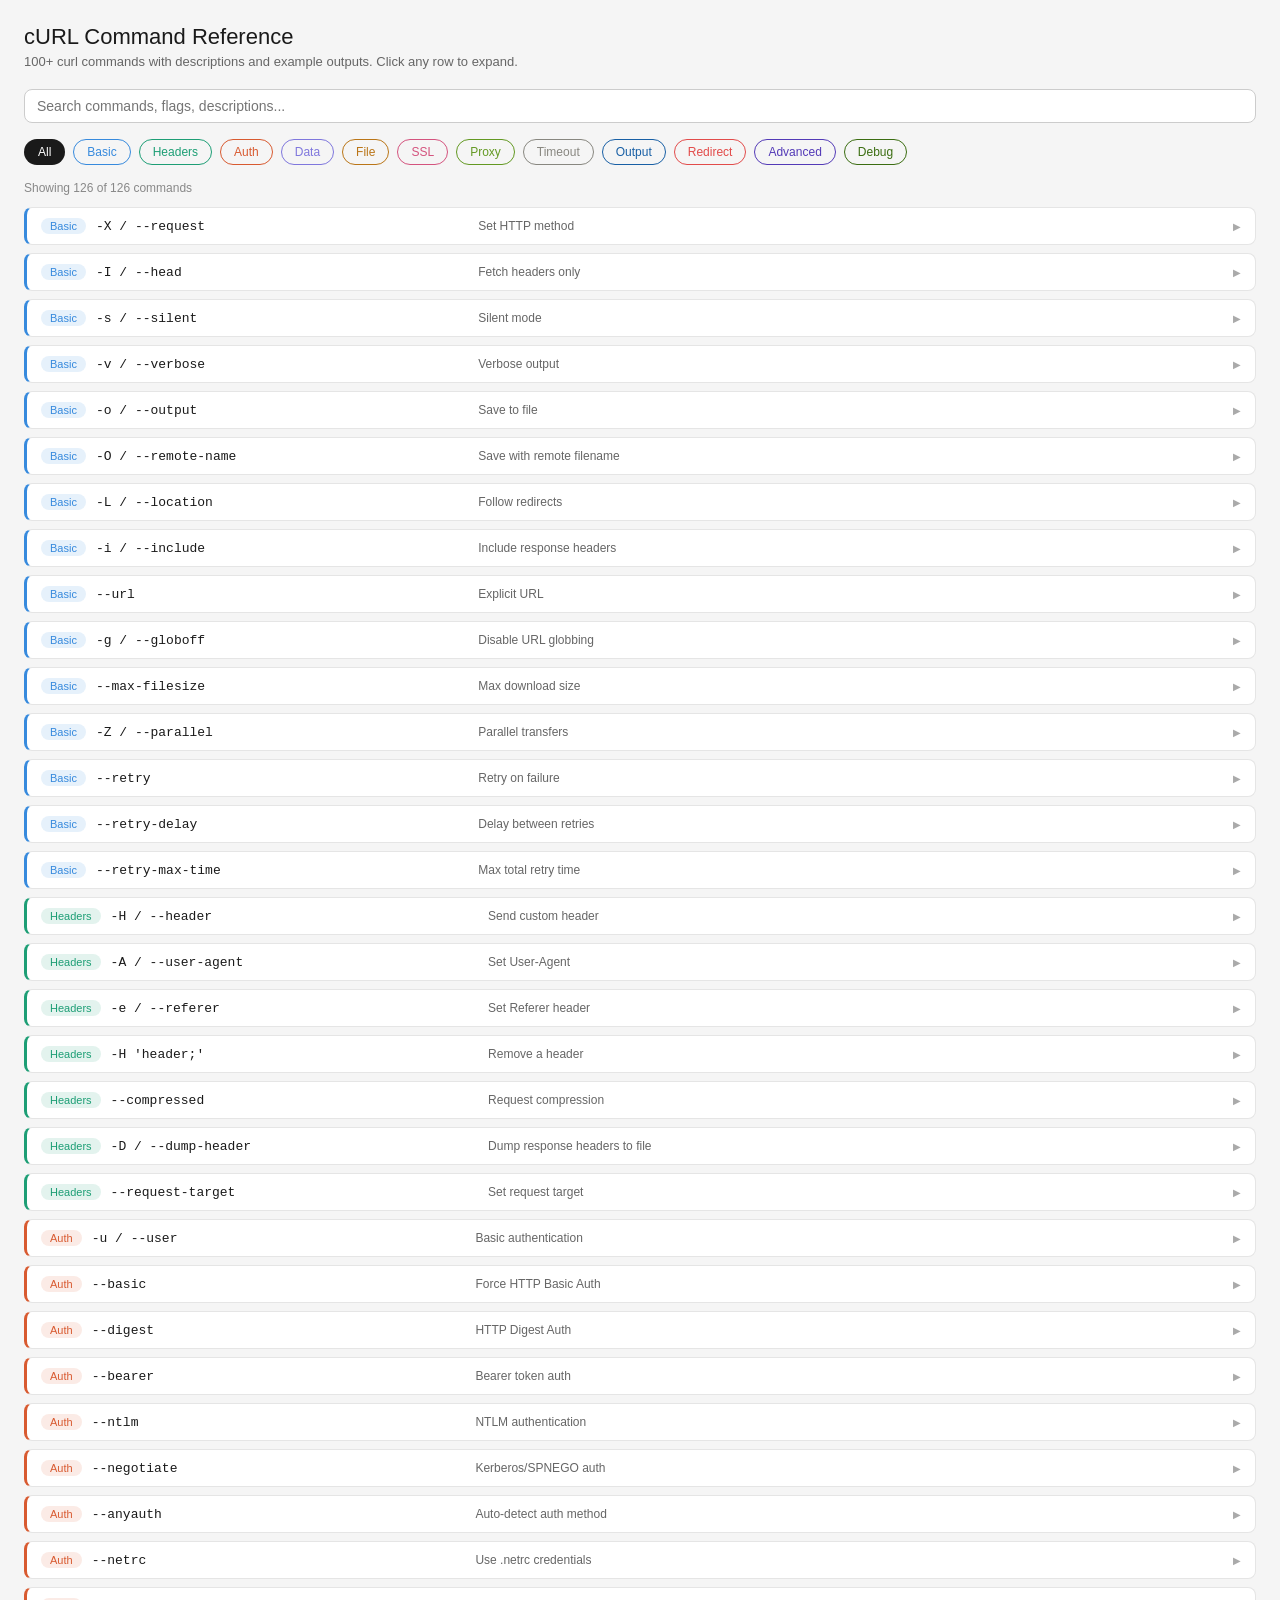
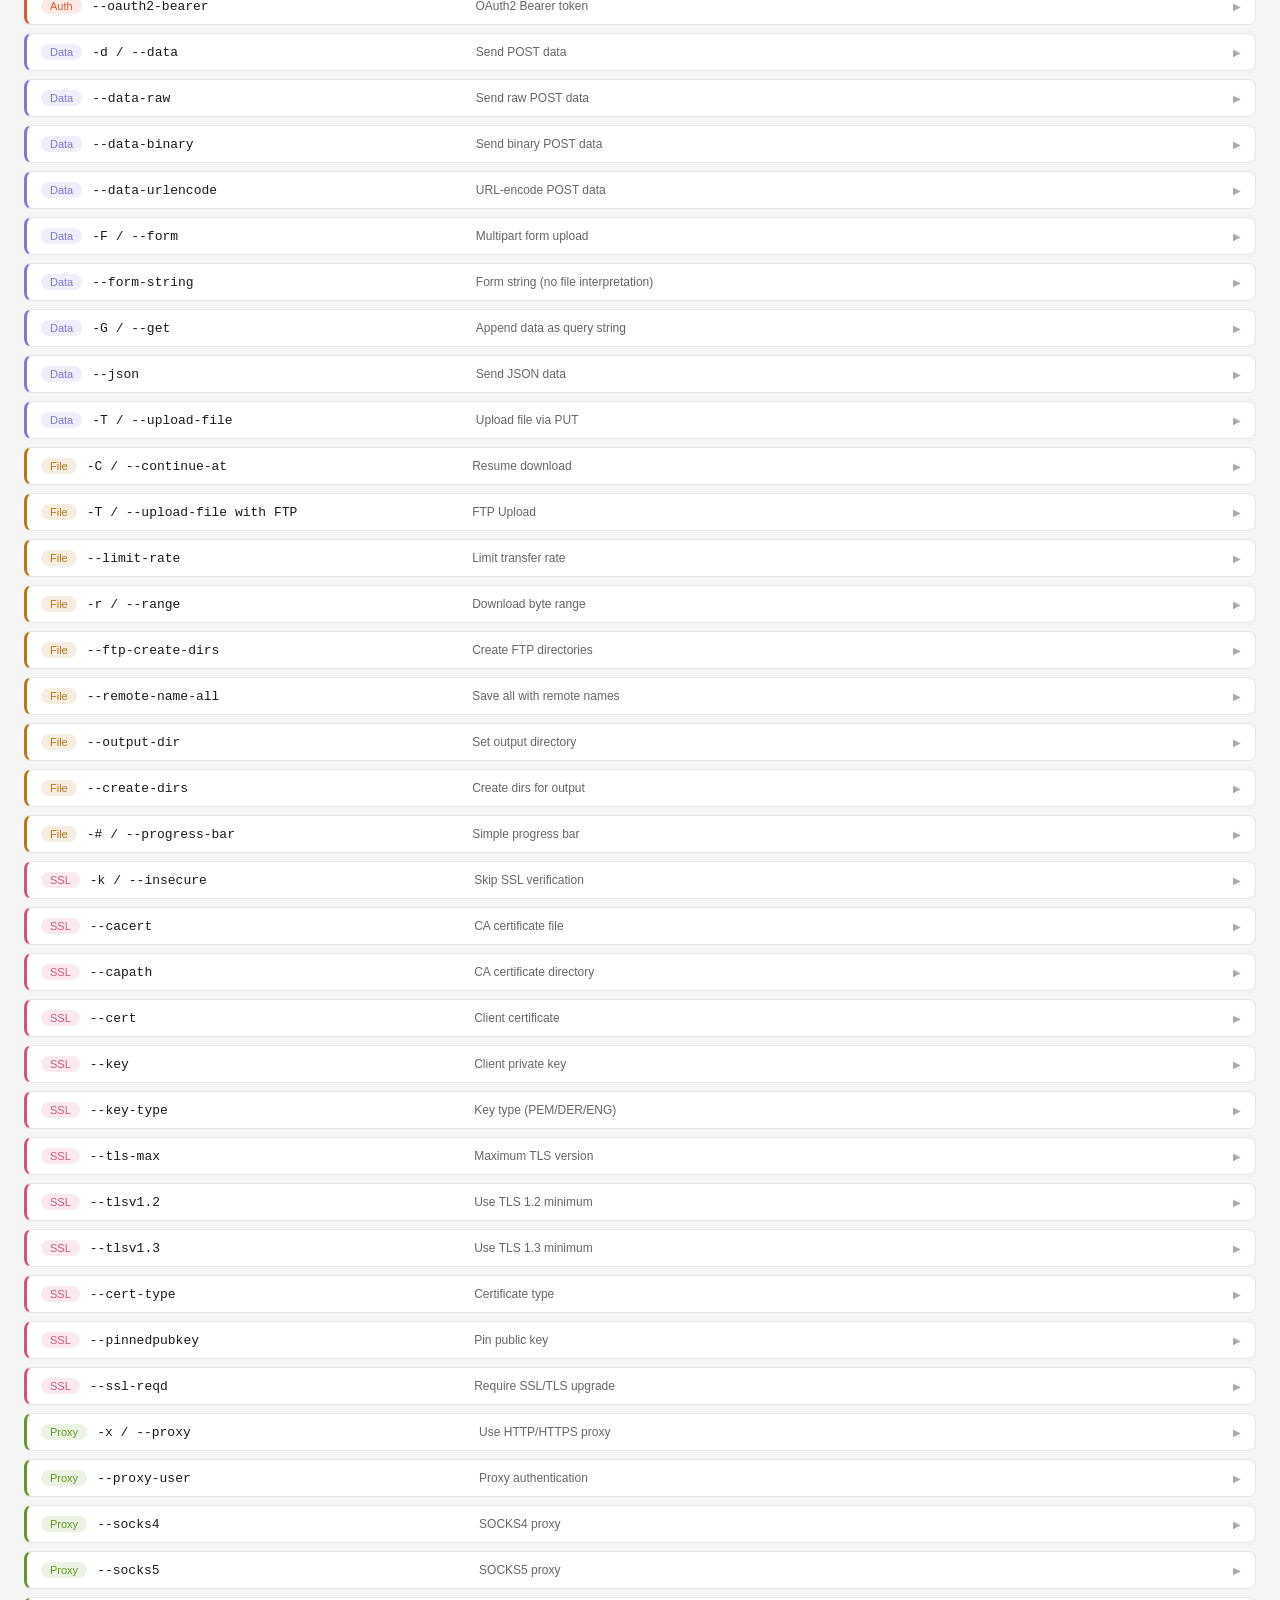
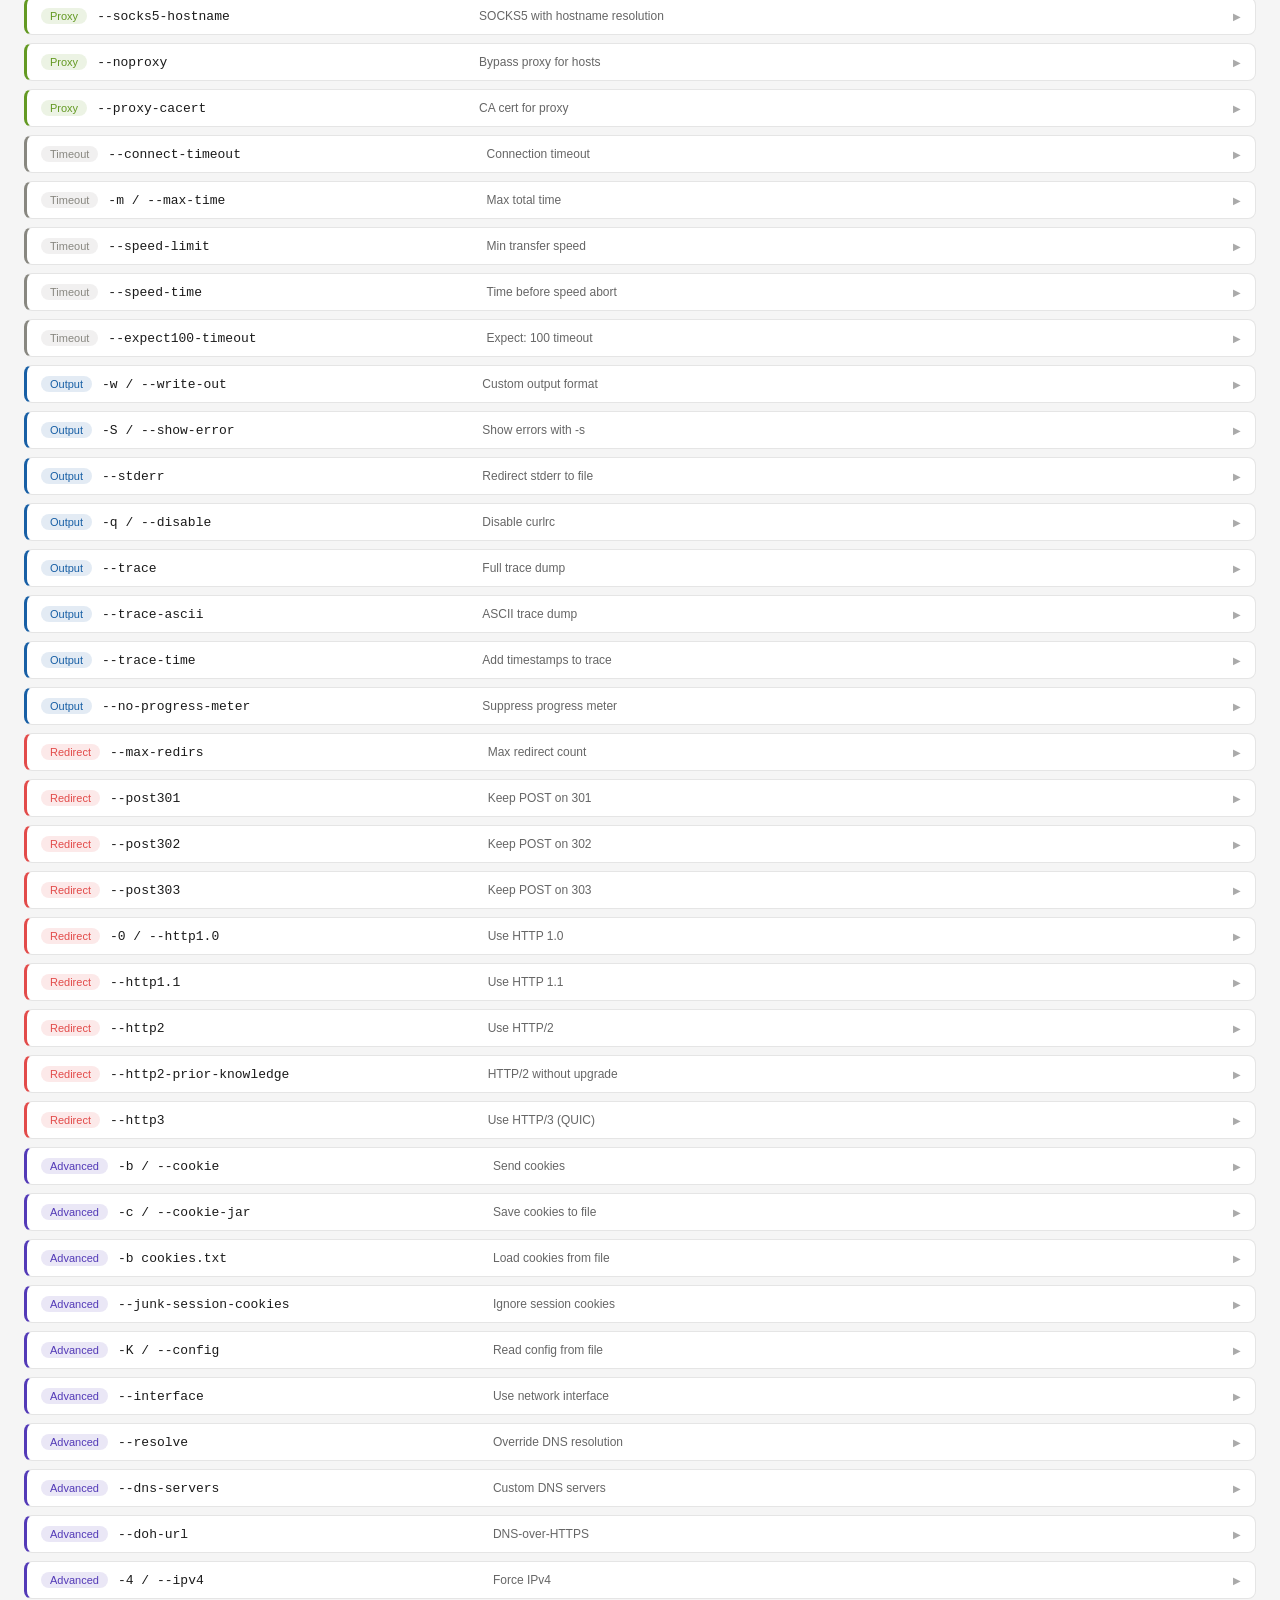
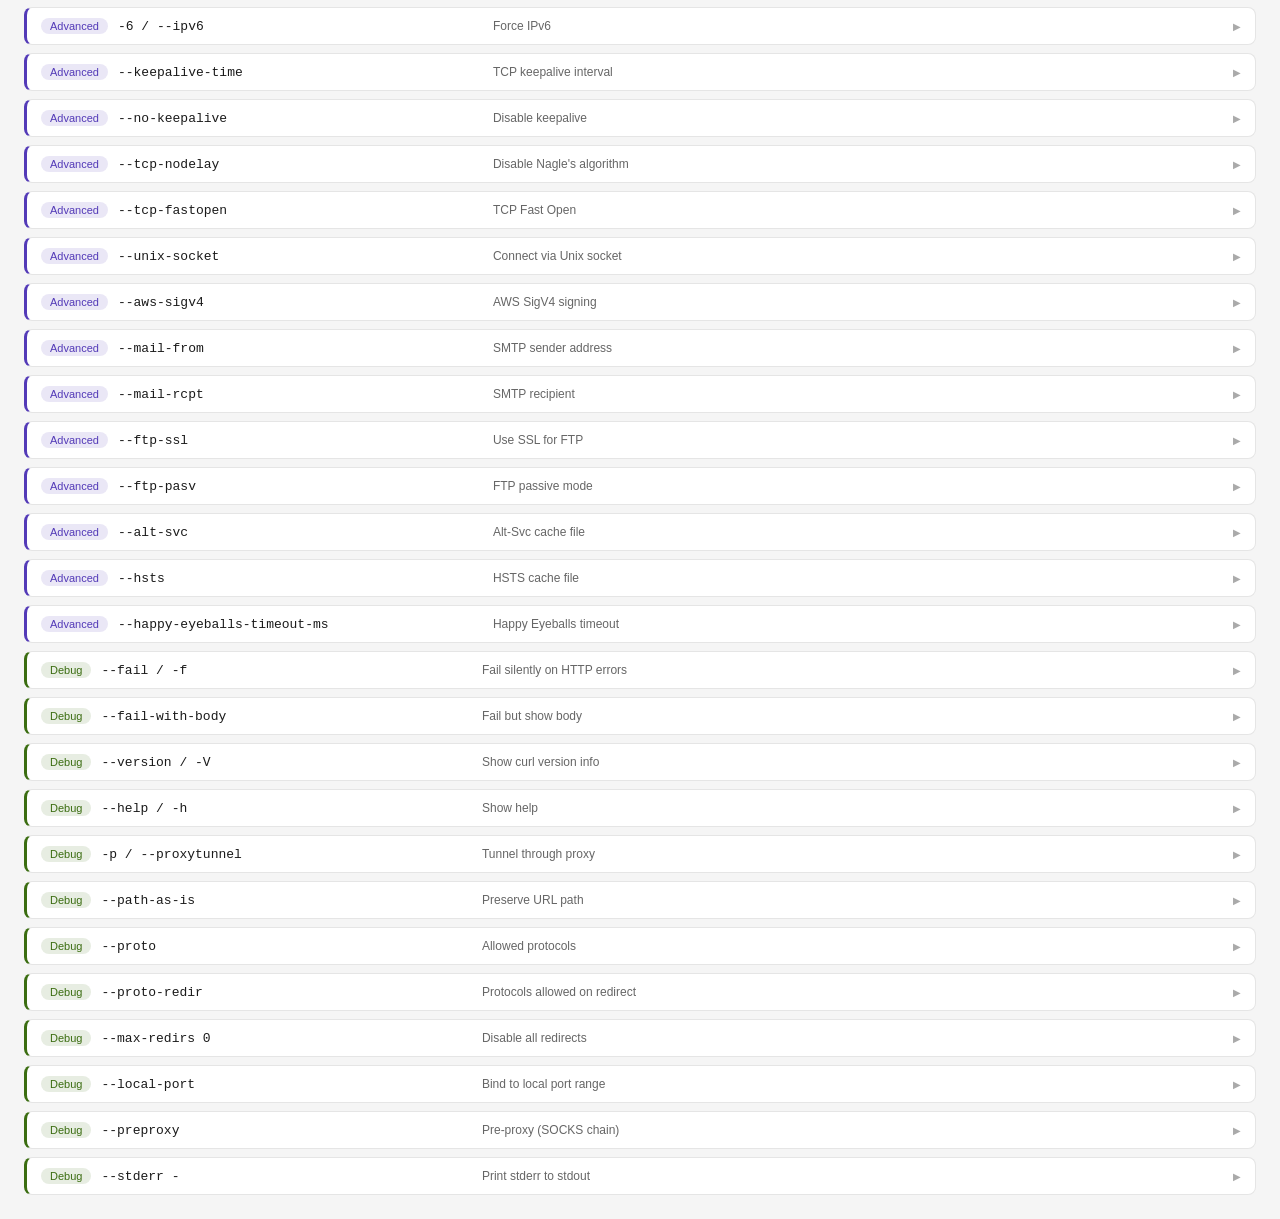
<file: curl.html>
<!DOCTYPE html>
<html lang="en">
<head>
<meta charset="UTF-8" />
<meta name="viewport" content="width=device-width, initial-scale=1.0" />
<title>cURL Command Reference — 100+ Commands</title>
<style>
  *, *::before, *::after { box-sizing: border-box; margin: 0; padding: 0; }
  body {
    font-family: -apple-system, BlinkMacSystemFont, "Segoe UI", Roboto, sans-serif;
    background: #f5f5f5;
    color: #1a1a1a;
    padding: 1.5rem;
    min-height: 100vh;
  }
  h1 {
    font-size: 22px;
    font-weight: 500;
    margin-bottom: 0.25rem;
    color: #1a1a1a;
  }
  .subtitle {
    font-size: 13px;
    color: #666;
    margin-bottom: 1.25rem;
  }
  .top {
    display: flex;
    gap: 10px;
    flex-wrap: wrap;
    margin-bottom: 1rem;
    align-items: center;
  }
  .search-box {
    flex: 1;
    min-width: 200px;
    padding: 8px 12px;
    border: 1px solid #ccc;
    border-radius: 8px;
    background: #fff;
    color: #1a1a1a;
    font-size: 14px;
    outline: none;
    transition: border 0.15s, box-shadow 0.15s;
  }
  .search-box:focus {
    border-color: #378ADD;
    box-shadow: 0 0 0 3px rgba(55,138,221,0.15);
  }
  .cats {
    display: flex;
    gap: 8px;
    flex-wrap: wrap;
    margin-bottom: 1rem;
  }
  .cat-btn {
    padding: 5px 13px;
    border: 1px solid #ccc;
    border-radius: 20px;
    background: transparent;
    color: #555;
    font-size: 12px;
    cursor: pointer;
    white-space: nowrap;
    transition: all 0.15s;
    font-family: inherit;
  }
  .cat-btn:hover { opacity: 0.8; }
  .cat-btn.active { font-weight: 500; color: #fff !important; border-color: transparent !important; }
  .stats {
    font-size: 12px;
    color: #888;
    margin-bottom: 0.75rem;
  }
  .cmd-list {
    display: flex;
    flex-direction: column;
    gap: 8px;
  }
  .cmd-card {
    background: #fff;
    border: 1px solid #e5e5e5;
    border-radius: 8px;
    overflow: hidden;
  }
  .cmd-header {
    display: flex;
    align-items: center;
    gap: 10px;
    padding: 10px 14px;
    cursor: pointer;
    user-select: none;
    transition: background 0.1s;
  }
  .cmd-header:hover { background: #f9f9f9; }
  .cmd-badge {
    font-size: 11px;
    padding: 2px 9px;
    border-radius: 20px;
    font-weight: 500;
    flex-shrink: 0;
  }
  .cmd-flag {
    font-family: "SFMono-Regular", Consolas, "Liberation Mono", Menlo, monospace;
    font-size: 13px;
    color: #1a1a1a;
    font-weight: 500;
    flex: 1;
    min-width: 0;
  }
  .cmd-desc-short {
    font-size: 12px;
    color: #666;
    flex: 2;
    min-width: 0;
  }
  .chevron {
    font-size: 10px;
    color: #aaa;
    transition: transform 0.2s;
    flex-shrink: 0;
  }
  .cmd-body {
    display: none;
    padding: 14px 16px;
    border-top: 1px solid #f0f0f0;
    background: #fafafa;
  }
  .cmd-body.open { display: block; }
  .cmd-body p {
    font-size: 13px;
    color: #555;
    margin-bottom: 12px;
    line-height: 1.65;
  }
  .cmd-body h4 {
    font-size: 11px;
    font-weight: 500;
    color: #888;
    text-transform: uppercase;
    letter-spacing: 0.04em;
    margin-bottom: 6px;
  }
  .code-block {
    background: #f0f0f0;
    border: 1px solid #e0e0e0;
    border-radius: 6px;
    padding: 10px 14px;
    font-family: "SFMono-Regular", Consolas, monospace;
    font-size: 12.5px;
    color: #1a1a1a;
    margin-bottom: 12px;
    white-space: pre-wrap;
    word-break: break-all;
    line-height: 1.7;
  }
  .output-block {
    background: #1e1e1e;
    border-radius: 6px;
    padding: 10px 14px;
    font-family: "SFMono-Regular", Consolas, monospace;
    font-size: 12px;
    color: #a8ff78;
    margin-bottom: 4px;
    white-space: pre-wrap;
    word-break: break-all;
    line-height: 1.75;
  }
  .syntax-section { margin-bottom: 10px; }
  .empty {
    text-align: center;
    padding: 3rem;
    color: #aaa;
    font-size: 14px;
  }

  @media (max-width: 600px) {
    .cmd-desc-short { display: none; }
    body { padding: 1rem; }
  }

  /* Dark mode */
  @media (prefers-color-scheme: dark) {
    body { background: #111; color: #e5e5e5; }
    h1 { color: #e5e5e5; }
    .subtitle { color: #888; }
    .search-box { background: #1e1e1e; border-color: #333; color: #e5e5e5; }
    .cat-btn { border-color: #444; color: #aaa; }
    .cmd-card { background: #1e1e1e; border-color: #2a2a2a; }
    .cmd-header:hover { background: #252525; }
    .cmd-flag { color: #e5e5e5; }
    .cmd-desc-short { color: #888; }
    .cmd-body { background: #181818; border-top-color: #2a2a2a; }
    .cmd-body p { color: #aaa; }
    .code-block { background: #252525; border-color: #333; color: #e5e5e5; }
    .stats { color: #666; }
  }
</style>
</head>
<body>

<h1>cURL Command Reference</h1>
<p class="subtitle">100+ curl commands with descriptions and example outputs. Click any row to expand.</p>

<div class="top">
  <input class="search-box" type="text" id="search" placeholder="Search commands, flags, descriptions..." />
</div>
<div class="cats" id="cats"></div>
<div class="stats" id="stats"></div>
<div class="cmd-list" id="list"></div>

<script>
const CMDS = [
  {cat:"Basic", flag:"-X / --request", short:"Set HTTP method", desc:"Specifies the HTTP method to use. Common values: GET, POST, PUT, DELETE, PATCH, HEAD, OPTIONS.", ex:`curl -X GET https://httpbin.org/get`, out:`{\n  "args": {},\n  "headers": {\n    "Host": "httpbin.org",\n    "User-Agent": "curl/8.4.0"\n  },\n  "url": "https://httpbin.org/get"\n}`},
  {cat:"Basic", flag:"-I / --head", short:"Fetch headers only", desc:"Fetches only the HTTP response headers without downloading the body. Useful for checking metadata.", ex:`curl -I https://example.com`, out:`HTTP/2 200\ncontent-type: text/html; charset=UTF-8\ncontent-length: 1256\ndate: Sun, 12 Apr 2026 10:00:00 GMT\nserver: ECS (nyb/1D2E)`},
  {cat:"Basic", flag:"-s / --silent", short:"Silent mode", desc:"Suppresses progress meter and error messages. Useful in scripts where you only want the response.", ex:`curl -s https://httpbin.org/get`, out:`{\n  "url": "https://httpbin.org/get"\n}`},
  {cat:"Basic", flag:"-v / --verbose", short:"Verbose output", desc:"Shows detailed information about the connection, request/response headers, and SSL handshake.", ex:`curl -v https://httpbin.org/get`, out:`* Trying 18.207.112.62:443...\n* Connected to httpbin.org port 443\n> GET /get HTTP/2\n> Host: httpbin.org\n< HTTP/2 200\n< content-type: application/json\n...\n{ "url": "https://httpbin.org/get" }`},
  {cat:"Basic", flag:"-o / --output", short:"Save to file", desc:"Write the response body to a named file instead of stdout.", ex:`curl -o response.json https://httpbin.org/get`, out:`  % Total    % Received % Xferd  Average Speed\n100   256  100   256    0     0    512      0\nFile saved as response.json`},
  {cat:"Basic", flag:"-O / --remote-name", short:"Save with remote filename", desc:"Saves the file using the filename from the URL path.", ex:`curl -O https://example.com/file.zip`, out:`  % Total    % Received\n100 10.2M  100 10.2M    0     0  1.20M      0  0:00:08\nSaved: file.zip`},
  {cat:"Basic", flag:"-L / --location", short:"Follow redirects", desc:"If the server returns a 3xx redirect, curl will re-issue the request to the new URL automatically.", ex:`curl -L http://google.com`, out:`<html>...(Google homepage HTML)...</html>`},
  {cat:"Basic", flag:"-i / --include", short:"Include response headers", desc:"Includes HTTP response headers in the output along with the body.", ex:`curl -i https://httpbin.org/get`, out:`HTTP/2 200\ncontent-type: application/json\n\n{\n  "url": "https://httpbin.org/get"\n}`},
  {cat:"Basic", flag:"--url", short:"Explicit URL", desc:"Specifies the URL to fetch. Useful in config files or when using --config.", ex:`curl --url https://httpbin.org/get`, out:`{\n  "url": "https://httpbin.org/get"\n}`},
  {cat:"Basic", flag:"-g / --globoff", short:"Disable URL globbing", desc:"Disables curl's URL globbing parser (bracket/curly brace expansion). Useful with complex URLs.", ex:`curl -g "https://example.com/{a,b}"`, out:`(fetches only the literal URL with curly braces)`},
  {cat:"Basic", flag:"--max-filesize", short:"Max download size", desc:"Sets the max file size in bytes. If exceeded, curl will abort the download.", ex:`curl --max-filesize 1048576 https://example.com/bigfile.bin`, out:`curl: (63) Maximum file size exceeded`},
  {cat:"Basic", flag:"-Z / --parallel", short:"Parallel transfers", desc:"Perform multiple transfers in parallel. Use with multiple -o options.", ex:`curl -Z -o f1.html https://example.com -o f2.html https://httpbin.org`, out:`(Both files downloaded simultaneously)`},
  {cat:"Basic", flag:"--retry", short:"Retry on failure", desc:"Retries the request N times if it fails due to transient errors.", ex:`curl --retry 3 https://httpbin.org/get`, out:`(Retries up to 3 times on failure)\n{\n  "url": "https://httpbin.org/get"\n}`},
  {cat:"Basic", flag:"--retry-delay", short:"Delay between retries", desc:"Waits N seconds between retry attempts.", ex:`curl --retry 3 --retry-delay 5 https://httpbin.org/get`, out:`(Waits 5 seconds between each retry)`},
  {cat:"Basic", flag:"--retry-max-time", short:"Max total retry time", desc:"Sets the maximum total time (in seconds) for all retries.", ex:`curl --retry 5 --retry-max-time 60 https://httpbin.org/get`, out:`(Retries for at most 60 seconds total)`},

  {cat:"Headers", flag:"-H / --header", short:"Send custom header", desc:"Adds a custom HTTP header to the request. Can be used multiple times for multiple headers.", ex:`curl -H "Authorization: Bearer token123" -H "Accept: application/json" https://httpbin.org/headers`, out:`{\n  "headers": {\n    "Accept": "application/json",\n    "Authorization": "Bearer token123",\n    "Host": "httpbin.org"\n  }\n}`},
  {cat:"Headers", flag:"-A / --user-agent", short:"Set User-Agent", desc:"Sets the User-Agent header string sent to the server.", ex:`curl -A "MyApp/1.0 (Linux)" https://httpbin.org/user-agent`, out:`{\n  "user-agent": "MyApp/1.0 (Linux)"\n}`},
  {cat:"Headers", flag:"-e / --referer", short:"Set Referer header", desc:"Sets the Referer header, indicating the page that linked to the request.", ex:`curl -e "https://google.com" https://httpbin.org/headers`, out:`{\n  "headers": {\n    "Referer": "https://google.com"\n  }\n}`},
  {cat:"Headers", flag:"-H 'header;'", short:"Remove a header", desc:"Sending a header with a semicolon (no value) removes that header from the request.", ex:`curl -H "User-Agent;" https://httpbin.org/headers`, out:`{\n  "headers": {\n    "Host": "httpbin.org"\n  }\n}`},
  {cat:"Headers", flag:"--compressed", short:"Request compression", desc:"Sends Accept-Encoding header and decompresses the response automatically.", ex:`curl --compressed https://httpbin.org/gzip`, out:`{\n  "gzipped": true,\n  "origin": "203.0.113.1"\n}`},
  {cat:"Headers", flag:"-D / --dump-header", short:"Dump response headers to file", desc:"Writes the response headers into the specified file.", ex:`curl -D headers.txt https://httpbin.org/get`, out:`(Response body to stdout)\nHeaders saved to headers.txt:\nHTTP/2 200\ncontent-type: application/json`},
  {cat:"Headers", flag:"--request-target", short:"Set request target", desc:"Specify the path portion of the request line, overriding the URL path.", ex:`curl --request-target /get https://httpbin.org`, out:`{\n  "url": "https://httpbin.org/get"\n}`},

  {cat:"Auth", flag:"-u / --user", short:"Basic authentication", desc:"Sends HTTP Basic Auth credentials in the format user:password.", ex:`curl -u admin:secret https://httpbin.org/basic-auth/admin/secret`, out:`{\n  "authenticated": true,\n  "user": "admin"\n}`},
  {cat:"Auth", flag:"--basic", short:"Force HTTP Basic Auth", desc:"Explicitly tells curl to use HTTP Basic authentication.", ex:`curl --basic -u user:pass https://httpbin.org/basic-auth/user/pass`, out:`{\n  "authenticated": true,\n  "user": "user"\n}`},
  {cat:"Auth", flag:"--digest", short:"HTTP Digest Auth", desc:"Use HTTP Digest authentication, which hashes credentials before sending.", ex:`curl --digest -u user:pass https://httpbin.org/digest-auth/auth/user/pass`, out:`{\n  "authenticated": true,\n  "user": "user"\n}`},
  {cat:"Auth", flag:"--bearer", short:"Bearer token auth", desc:"Sets the Authorization header with a Bearer token.", ex:`curl --bearer eyJhbGc.eyJzdWI.SflKxw https://api.example.com/data`, out:`{\n  "data": "protected resource"\n}`},
  {cat:"Auth", flag:"--ntlm", short:"NTLM authentication", desc:"Use NTLM authentication (Windows NT LAN Manager). Common in corporate environments.", ex:`curl --ntlm -u DOMAIN\\user:pass https://internal.corp.com/api`, out:`{\n  "auth": "NTLM success"\n}`},
  {cat:"Auth", flag:"--negotiate", short:"Kerberos/SPNEGO auth", desc:"Use HTTP Negotiate authentication (Kerberos), typically used with --user :", ex:`curl --negotiate -u : https://kerb.example.com/api`, out:`{\n  "auth": "Negotiate success"\n}`},
  {cat:"Auth", flag:"--anyauth", short:"Auto-detect auth method", desc:"Let curl automatically pick the best authentication method offered by the server.", ex:`curl --anyauth -u user:pass https://httpbin.org/basic-auth/user/pass`, out:`{\n  "authenticated": true,\n  "user": "user"\n}`},
  {cat:"Auth", flag:"--netrc", short:"Use .netrc credentials", desc:"Reads credentials from the ~/.netrc file. Format: machine host login user password pass.", ex:`curl --netrc https://api.github.com/user`, out:`{\n  "login": "yourusername",\n  "id": 123456\n}`},
  {cat:"Auth", flag:"--oauth2-bearer", short:"OAuth2 Bearer token", desc:"Sets the Authorization: Bearer header with an OAuth2 token.", ex:`curl --oauth2-bearer myToken123 https://api.example.com/resource`, out:`{\n  "resource": "protected data"\n}`},

  {cat:"Data", flag:"-d / --data", short:"Send POST data", desc:"Sends data in the body of a POST request. Content-Type is set to application/x-www-form-urlencoded.", ex:`curl -d "name=John&age=30" https://httpbin.org/post`, out:`{\n  "form": {\n    "age": "30",\n    "name": "John"\n  },\n  "url": "https://httpbin.org/post"\n}`},
  {cat:"Data", flag:"--data-raw", short:"Send raw POST data", desc:"Like -d but does not interpret @ as a file reference. Sends the string as-is.", ex:`curl --data-raw '{"key":"@value"}' https://httpbin.org/post`, out:`{\n  "data": "{\"key\":\"@value\"}"\n}`},
  {cat:"Data", flag:"--data-binary", short:"Send binary POST data", desc:"Sends data preserving newlines and binary content, unlike -d which strips newlines.", ex:`curl --data-binary @file.bin https://httpbin.org/post`, out:`{\n  "data": "(binary content)\n"\n}`},
  {cat:"Data", flag:"--data-urlencode", short:"URL-encode POST data", desc:"URL-encodes the value before sending. Useful for data with special characters.", ex:`curl --data-urlencode "message=hello world!" https://httpbin.org/post`, out:`{\n  "form": {\n    "message": "hello world!"\n  }\n}`},
  {cat:"Data", flag:"-F / --form", short:"Multipart form upload", desc:"Sends multipart/form-data. Use for file uploads or forms that mix file and text fields.", ex:`curl -F "file=@photo.jpg" -F "name=test" https://httpbin.org/post`, out:`{\n  "files": {\n    "file": "(binary JPEG data)"\n  },\n  "form": {\n    "name": "test"\n  }\n}`},
  {cat:"Data", flag:"--form-string", short:"Form string (no file interpretation)", desc:"Like -F but treats @ and < literally — they are not interpreted as file references.", ex:`curl --form-string "note=@important" https://httpbin.org/post`, out:`{\n  "form": {\n    "note": "@important"\n  }\n}`},
  {cat:"Data", flag:"-G / --get", short:"Append data as query string", desc:"When combined with -d, appends the data as GET query parameters instead of POST body.", ex:`curl -G -d "q=curl" -d "lang=en" https://httpbin.org/get`, out:`{\n  "args": {\n    "lang": "en",\n    "q": "curl"\n  },\n  "url": "https://httpbin.org/get?q=curl&lang=en"\n}`},
  {cat:"Data", flag:"--json", short:"Send JSON data", desc:"Shorthand for -d with Content-Type: application/json and Accept: application/json headers.", ex:`curl --json '{"name":"Alice"}' https://httpbin.org/post`, out:`{\n  "json": {\n    "name": "Alice"\n  },\n  "headers": {\n    "Content-Type": "application/json"\n  }\n}`},
  {cat:"Data", flag:"-T / --upload-file", short:"Upload file via PUT", desc:"Upload a file using HTTP PUT. The file content becomes the request body.", ex:`curl -T localfile.txt https://httpbin.org/put`, out:`{\n  "data": "(content of localfile.txt)",\n  "url": "https://httpbin.org/put"\n}`},

  {cat:"File", flag:"-C / --continue-at", short:"Resume download", desc:"Resume a previously interrupted download at the specified byte offset. Use - for auto-detect.", ex:`curl -C - -O https://example.com/largefile.iso`, out:`** Resuming transfer from byte position 10485760\n100 650M  100 650M    0     0  5.2M\nSaved: largefile.iso`},
  {cat:"File", flag:"-T / --upload-file with FTP", short:"FTP Upload", desc:"Upload a file to an FTP server.", ex:`curl -T report.pdf ftp://ftp.example.com/uploads/ --user user:pass`, out:`226 Transfer complete. Uploaded report.pdf (125432 bytes)`},
  {cat:"File", flag:"--limit-rate", short:"Limit transfer rate", desc:"Limits the transfer to the specified rate. Use k, m, g suffixes for kilo/mega/gigabytes.", ex:`curl --limit-rate 100k -O https://example.com/file.zip`, out:`  % Total    % Received  Average Speed\n100  50.0M  100  50.0M    0     0   100k    0  0:08:20\nSaved: file.zip`},
  {cat:"File", flag:"-r / --range", short:"Download byte range", desc:"Request only a specific byte range of the document. Useful for partial downloads.", ex:`curl -r 0-1023 https://httpbin.org/bytes/2048`, out:`(First 1024 bytes of the response)`},
  {cat:"File", flag:"--ftp-create-dirs", short:"Create FTP directories", desc:"When uploading to FTP, creates the remote directory path if it doesn't exist.", ex:`curl --ftp-create-dirs -T file.txt ftp://ftp.example.com/new/dir/file.txt`, out:`(Creates /new/dir/ on server and uploads file.txt)`},
  {cat:"File", flag:"--remote-name-all", short:"Save all with remote names", desc:"Use remote names for all downloaded files (like -O but for multiple URLs).", ex:`curl --remote-name-all https://example.com/a.txt https://example.com/b.txt`, out:`Saved: a.txt\nSaved: b.txt`},
  {cat:"File", flag:"--output-dir", short:"Set output directory", desc:"Specifies the directory where downloaded files should be saved.", ex:`curl --output-dir /tmp/downloads -O https://example.com/file.txt`, out:`Saved: /tmp/downloads/file.txt`},
  {cat:"File", flag:"--create-dirs", short:"Create dirs for output", desc:"Creates local directories as needed when saving files with -o.", ex:`curl --create-dirs -o downloads/2026/file.txt https://example.com/file.txt`, out:`(Creates downloads/2026/ directory)\nSaved: downloads/2026/file.txt`},
  {cat:"File", flag:"-# / --progress-bar", short:"Simple progress bar", desc:"Shows a simple # progress bar instead of the default statistics.", ex:`curl -# -O https://example.com/largefile.bin`, out:`######################################################## 100.0%`},

  {cat:"SSL", flag:"-k / --insecure", short:"Skip SSL verification", desc:"Bypasses SSL certificate verification. Useful for self-signed certs in dev environments.", ex:`curl -k https://self-signed.badssl.com/`, out:`(Response from server without SSL verification)\n<!DOCTYPE html>...(page content)...`},
  {cat:"SSL", flag:"--cacert", short:"CA certificate file", desc:"Use the specified certificate file to verify the peer's SSL certificate.", ex:`curl --cacert /etc/ssl/myca.pem https://internal.corp.com`, out:`{\n  "status": "ok"\n}`},
  {cat:"SSL", flag:"--capath", short:"CA certificate directory", desc:"Use the specified directory of CA certificates to verify the peer.", ex:`curl --capath /etc/ssl/certs https://secure.example.com`, out:`{\n  "secure": true\n}`},
  {cat:"SSL", flag:"--cert", short:"Client certificate", desc:"Use the specified client certificate for SSL mutual authentication (mTLS).", ex:`curl --cert client.crt --key client.key https://mtls.example.com`, out:`{\n  "authenticated": true,\n  "subject": "CN=myclient"\n}`},
  {cat:"SSL", flag:"--key", short:"Client private key", desc:"Specifies the private key file for the client certificate.", ex:`curl --cert client.pem --key client.key https://api.example.com`, out:`{\n  "client_cert": "CN=myclient"\n}`},
  {cat:"SSL", flag:"--key-type", short:"Key type (PEM/DER/ENG)", desc:"Specifies the type of the private key file: PEM, DER, or ENG.", ex:`curl --cert cert.pem --key key.der --key-type DER https://api.example.com`, out:`(Authenticates using DER-format key)`},
  {cat:"SSL", flag:"--tls-max", short:"Maximum TLS version", desc:"Sets the maximum TLS version to use: 1.0, 1.1, 1.2, or 1.3.", ex:`curl --tls-max 1.3 https://httpbin.org/get`, out:`(Negotiates TLS up to version 1.3)\n{\n  "url": "https://httpbin.org/get"\n}`},
  {cat:"SSL", flag:"--tlsv1.2", short:"Use TLS 1.2 minimum", desc:"Forces curl to use TLS version 1.2 or higher.", ex:`curl --tlsv1.2 https://httpbin.org/get`, out:`(Connected using TLS 1.2)\n{\n  "url": "https://httpbin.org/get"\n}`},
  {cat:"SSL", flag:"--tlsv1.3", short:"Use TLS 1.3 minimum", desc:"Forces curl to use TLS version 1.3.", ex:`curl --tlsv1.3 https://httpbin.org/get`, out:`(Connected using TLS 1.3)\n{\n  "url": "https://httpbin.org/get"\n}`},
  {cat:"SSL", flag:"--cert-type", short:"Certificate type", desc:"Specify the type of the client certificate: PEM, DER, or P12.", ex:`curl --cert client.p12 --cert-type P12 https://api.example.com`, out:`(Authenticated using PKCS#12 certificate)`},
  {cat:"SSL", flag:"--pinnedpubkey", short:"Pin public key", desc:"Pins the server's public key. Only accepts connections matching this key hash.", ex:`curl --pinnedpubkey sha256//abc123== https://example.com`, out:`(Connects only if public key matches pinned hash)`},
  {cat:"SSL", flag:"--ssl-reqd", short:"Require SSL/TLS upgrade", desc:"Forces an SSL/TLS upgrade (e.g., for FTP/IMAP connections).", ex:`curl --ssl-reqd ftp://ftp.example.com --user user:pass`, out:`226 Transfer complete.`},

  {cat:"Proxy", flag:"-x / --proxy", short:"Use HTTP/HTTPS proxy", desc:"Route traffic through the specified proxy server.", ex:`curl -x http://proxy.corp.com:8080 https://httpbin.org/ip`, out:`{\n  "origin": "10.0.0.5"  (proxy IP)\n}`},
  {cat:"Proxy", flag:"--proxy-user", short:"Proxy authentication", desc:"Provide credentials for the proxy server.", ex:`curl -x http://proxy.corp.com:8080 --proxy-user admin:secret https://httpbin.org/ip`, out:`{\n  "origin": "10.0.0.5"\n}`},
  {cat:"Proxy", flag:"--socks4", short:"SOCKS4 proxy", desc:"Use a SOCKS4 proxy at the given address.", ex:`curl --socks4 127.0.0.1:1080 https://httpbin.org/ip`, out:`{\n  "origin": "192.168.1.100"\n}`},
  {cat:"Proxy", flag:"--socks5", short:"SOCKS5 proxy", desc:"Use a SOCKS5 proxy. Supports more authentication methods and IPv6 than SOCKS4.", ex:`curl --socks5 127.0.0.1:1080 https://httpbin.org/ip`, out:`{\n  "origin": "192.168.1.100"\n}`},
  {cat:"Proxy", flag:"--socks5-hostname", short:"SOCKS5 with hostname resolution", desc:"Use SOCKS5 proxy and let the proxy resolve hostnames (prevents DNS leaks).", ex:`curl --socks5-hostname 127.0.0.1:1080 https://httpbin.org/ip`, out:`{\n  "origin": "(proxied IP)"\n}`},
  {cat:"Proxy", flag:"--noproxy", short:"Bypass proxy for hosts", desc:"Comma-separated list of hosts to connect to directly, bypassing the proxy.", ex:`curl -x http://proxy:8080 --noproxy "localhost,127.0.0.1,*.internal.com" https://api.example.com`, out:`(api.example.com via proxy; internal hosts go direct)`},
  {cat:"Proxy", flag:"--proxy-cacert", short:"CA cert for proxy", desc:"Specify a CA certificate file for verifying the proxy's SSL certificate.", ex:`curl -x https://proxy.corp.com --proxy-cacert corp-ca.pem https://api.example.com`, out:`(Verifies proxy SSL using corp-ca.pem)`},

  {cat:"Timeout", flag:"--connect-timeout", short:"Connection timeout", desc:"Maximum time in seconds to wait for the connection to be established.", ex:`curl --connect-timeout 5 https://httpbin.org/delay/10`, out:`curl: (28) Connection timeout after 5001 milliseconds`},
  {cat:"Timeout", flag:"-m / --max-time", short:"Max total time", desc:"Maximum total time in seconds for the entire operation (connect + transfer).", ex:`curl -m 10 https://httpbin.org/delay/15`, out:`curl: (28) Operation timed out after 10001 milliseconds`},
  {cat:"Timeout", flag:"--speed-limit", short:"Min transfer speed", desc:"If the transfer speed stays below this (bytes/sec), abort the transfer.", ex:`curl --speed-limit 1000 --speed-time 10 https://example.com/file.zip`, out:`curl: (28) transfer closed with 456 bytes remaining to read`},
  {cat:"Timeout", flag:"--speed-time", short:"Time before speed abort", desc:"Number of seconds below speed-limit before curl aborts. Default is 30 seconds.", ex:`curl --speed-limit 1000 --speed-time 5 https://example.com/file.zip`, out:`(Aborts if speed < 1000 B/s for 5 seconds)`},
  {cat:"Timeout", flag:"--expect100-timeout", short:"Expect: 100 timeout", desc:"Max time to wait for a 100-continue response from the server.", ex:`curl --expect100-timeout 5 -d @bigfile.bin https://httpbin.org/post`, out:`(Waits 5 seconds for 100-continue before sending body)`},

  {cat:"Output", flag:"-w / --write-out", short:"Custom output format", desc:"Formats the output after a transfer using variables like %{http_code}, %{size_download}, %{time_total}.", ex:`curl -w "Status: %{http_code}\\nTime: %{time_total}s\\nSize: %{size_download} bytes\\n" -s -o /dev/null https://httpbin.org/get`, out:`Status: 200\nTime: 0.312s\nSize: 256 bytes`},
  {cat:"Output", flag:"-S / --show-error", short:"Show errors with -s", desc:"When used with --silent, shows error messages if they occur.", ex:`curl -sS https://invalid.nonexistent.host/`, out:`curl: (6) Could not resolve host: invalid.nonexistent.host`},
  {cat:"Output", flag:"--stderr", short:"Redirect stderr to file", desc:"Redirects curl's error and progress output to the specified file.", ex:`curl --stderr errors.log https://httpbin.org/get`, out:`(Response to stdout, errors to errors.log)`},
  {cat:"Output", flag:"-q / --disable", short:"Disable curlrc", desc:"Prevents curl from reading the default ~/.curlrc configuration file.", ex:`curl -q https://httpbin.org/get`, out:`{\n  "url": "https://httpbin.org/get"\n}`},
  {cat:"Output", flag:"--trace", short:"Full trace dump", desc:"Dumps a full trace of all incoming/outgoing data to the specified file.", ex:`curl --trace trace.txt https://httpbin.org/get`, out:`== Info: Trying 18.207.112.62:443...\n=> Send header, 75 bytes (0x4b)\n0000: 47 45 54 20 2f 67 65 74  GET /get`},
  {cat:"Output", flag:"--trace-ascii", short:"ASCII trace dump", desc:"Like --trace but decodes data as ASCII for readability.", ex:`curl --trace-ascii trace.txt https://httpbin.org/get`, out:`== Info: Trying 18.207.112.62:443...\n=> Send header, 75 bytes\n0000: GET /get HTTP/2\n0018: Host: httpbin.org`},
  {cat:"Output", flag:"--trace-time", short:"Add timestamps to trace", desc:"Prepends each trace line with a timestamp.", ex:`curl --trace-ascii - --trace-time https://httpbin.org/get`, out:`10:32:45.123456 == Info: Trying 18.207.112.62:443...\n10:32:45.456789 => Send header, 75 bytes`},
  {cat:"Output", flag:"--no-progress-meter", short:"Suppress progress meter", desc:"Suppresses the progress meter but still shows errors (unlike --silent which hides both).", ex:`curl --no-progress-meter https://httpbin.org/get`, out:`{\n  "url": "https://httpbin.org/get"\n}`},

  {cat:"Redirect", flag:"--max-redirs", short:"Max redirect count", desc:"Sets the maximum number of redirects to follow. Default is 30.", ex:`curl -L --max-redirs 5 https://bit.ly/example`, out:`(Follows up to 5 redirects then stops)\n<html>...(final destination)...</html>`},
  {cat:"Redirect", flag:"--post301", short:"Keep POST on 301", desc:"By default curl converts POST to GET on 301 redirect. This flag preserves POST.", ex:`curl -X POST --post301 -d "data=test" -L https://httpbin.org/redirect-to?url=/post`, out:`{\n  "form": {\n    "data": "test"\n  }\n}`},
  {cat:"Redirect", flag:"--post302", short:"Keep POST on 302", desc:"By default curl converts POST to GET on 302 redirect. This flag preserves POST.", ex:`curl -X POST --post302 -d "data=test" -L https://httpbin.org/redirect-to?url=/post`, out:`{\n  "form": {\n    "data": "test"\n  }\n}`},
  {cat:"Redirect", flag:"--post303", short:"Keep POST on 303", desc:"By default, a 303 See Other converts POST to GET. This flag keeps it POST.", ex:`curl -X POST --post303 -d "data=test" -L https://httpbin.org/redirect-to?url=/post`, out:`{\n  "form": {\n    "data": "test"\n  }\n}`},
  {cat:"Redirect", flag:"-0 / --http1.0", short:"Use HTTP 1.0", desc:"Forces curl to use HTTP 1.0 instead of newer versions.", ex:`curl -0 https://httpbin.org/get`, out:`(Connected via HTTP/1.0)\n{\n  "url": "https://httpbin.org/get"\n}`},
  {cat:"Redirect", flag:"--http1.1", short:"Use HTTP 1.1", desc:"Forces HTTP/1.1 protocol.", ex:`curl --http1.1 https://httpbin.org/get`, out:`(Connected via HTTP/1.1)\n{\n  "url": "https://httpbin.org/get"\n}`},
  {cat:"Redirect", flag:"--http2", short:"Use HTTP/2", desc:"Use HTTP/2 (requires curl compiled with HTTP/2 support).", ex:`curl --http2 https://httpbin.org/get`, out:`(Connected via HTTP/2)\n{\n  "url": "https://httpbin.org/get"\n}`},
  {cat:"Redirect", flag:"--http2-prior-knowledge", short:"HTTP/2 without upgrade", desc:"Use HTTP/2 without HTTP/1.1 Upgrade (assumes server supports h2 directly).", ex:`curl --http2-prior-knowledge https://nghttp2.org/httpbin/get`, out:`(Directly starts HTTP/2 connection)\n{\n  "url": "https://nghttp2.org/httpbin/get"\n}`},
  {cat:"Redirect", flag:"--http3", short:"Use HTTP/3 (QUIC)", desc:"Use HTTP/3 / QUIC protocol (requires curl with HTTP/3 support).", ex:`curl --http3 https://quic.tech:8443`, out:`(Connected via HTTP/3 / QUIC)\nOK`},

  {cat:"Advanced", flag:"-b / --cookie", short:"Send cookies", desc:"Sends the specified cookies with the request. Can be a string or file path.", ex:`curl -b "session=abc123; lang=en" https://httpbin.org/cookies`, out:`{\n  "cookies": {\n    "lang": "en",\n    "session": "abc123"\n  }\n}`},
  {cat:"Advanced", flag:"-c / --cookie-jar", short:"Save cookies to file", desc:"Saves received cookies to the specified file (Netscape cookie format).", ex:`curl -c cookies.txt https://httpbin.org/cookies/set/user/alice`, out:`(Cookies saved to cookies.txt)\n302 Found — redirected`},
  {cat:"Advanced", flag:"-b cookies.txt", short:"Load cookies from file", desc:"Sends cookies from a cookie jar file.", ex:`curl -b cookies.txt https://httpbin.org/cookies`, out:`{\n  "cookies": {\n    "user": "alice"\n  }\n}`},
  {cat:"Advanced", flag:"--junk-session-cookies", short:"Ignore session cookies", desc:"When loading a cookie file, discard session cookies (non-persistent ones).", ex:`curl -b cookies.txt --junk-session-cookies https://example.com`, out:`(Session cookies from file are ignored)`},
  {cat:"Advanced", flag:"-K / --config", short:"Read config from file", desc:"Reads curl configuration options from the specified file.", ex:`curl -K mycurl.conf`, out:`(Reads all options from mycurl.conf and executes)`},
  {cat:"Advanced", flag:"--interface", short:"Use network interface", desc:"Bind to the specified network interface, IP address, or hostname.", ex:`curl --interface eth0 https://httpbin.org/ip`, out:`{\n  "origin": "192.168.1.10"\n}`},
  {cat:"Advanced", flag:"--resolve", short:"Override DNS resolution", desc:"Provides a custom address for a specific host, bypassing DNS.", ex:`curl --resolve "api.example.com:443:127.0.0.1" https://api.example.com/status`, out:`{\n  "status": "ok"\n} (served from 127.0.0.1)`},
  {cat:"Advanced", flag:"--dns-servers", short:"Custom DNS servers", desc:"Use the specified DNS servers instead of system defaults.", ex:`curl --dns-servers 8.8.8.8,1.1.1.1 https://httpbin.org/get`, out:`(Resolved using Google DNS 8.8.8.8)\n{\n  "url": "https://httpbin.org/get"\n}`},
  {cat:"Advanced", flag:"--doh-url", short:"DNS-over-HTTPS", desc:"Use DNS-over-HTTPS to resolve hostnames.", ex:`curl --doh-url https://cloudflare-dns.com/dns-query https://httpbin.org/get`, out:`(Hostname resolved via DoH)\n{\n  "url": "https://httpbin.org/get"\n}`},
  {cat:"Advanced", flag:"-4 / --ipv4", short:"Force IPv4", desc:"Forces curl to resolve and use IPv4 addresses only.", ex:`curl -4 https://httpbin.org/ip`, out:`{\n  "origin": "203.0.113.1"  (IPv4 address)\n}`},
  {cat:"Advanced", flag:"-6 / --ipv6", short:"Force IPv6", desc:"Forces curl to resolve and use IPv6 addresses only.", ex:`curl -6 https://httpbin.org/ip`, out:`{\n  "origin": "2001:db8::1"  (IPv6 address)\n}`},
  {cat:"Advanced", flag:"--keepalive-time", short:"TCP keepalive interval", desc:"Sets the interval in seconds between TCP keepalive probes.", ex:`curl --keepalive-time 30 https://httpbin.org/get`, out:`(Sends keepalive probe every 30 seconds during transfer)`},
  {cat:"Advanced", flag:"--no-keepalive", short:"Disable keepalive", desc:"Disables TCP keepalive probes on the socket.", ex:`curl --no-keepalive https://httpbin.org/get`, out:`{\n  "url": "https://httpbin.org/get"\n}`},
  {cat:"Advanced", flag:"--tcp-nodelay", short:"Disable Nagle's algorithm", desc:"Enables TCP_NODELAY option, which disables Nagle's algorithm for lower latency.", ex:`curl --tcp-nodelay https://httpbin.org/get`, out:`(Lower latency connection)\n{\n  "url": "https://httpbin.org/get"\n}`},
  {cat:"Advanced", flag:"--tcp-fastopen", short:"TCP Fast Open", desc:"Enables TCP Fast Open to reduce connection latency on repeat connections.", ex:`curl --tcp-fastopen https://httpbin.org/get`, out:`(Uses TFO if server supports it)\n{\n  "url": "https://httpbin.org/get"\n}`},
  {cat:"Advanced", flag:"--unix-socket", short:"Connect via Unix socket", desc:"Connect using a Unix domain socket path instead of a TCP connection.", ex:`curl --unix-socket /var/run/docker.sock http://localhost/v1.41/containers/json`, out:`[{"Id":"abc123","Names":["/myapp"],"Image":"nginx",...}]`},
  {cat:"Advanced", flag:"--aws-sigv4", short:"AWS SigV4 signing", desc:"Signs requests using AWS Signature Version 4 authentication.", ex:`curl --aws-sigv4 "aws:amz:us-east-1:s3" --user "$KEY:$SECRET" "https://mybucket.s3.amazonaws.com/file.txt"`, out:`(file content)\nAWS authenticated response`},
  {cat:"Advanced", flag:"--mail-from", short:"SMTP sender address", desc:"Sets the SMTP envelope sender address for email sending.", ex:`curl --mail-from sender@example.com --mail-rcpt rcpt@example.com --upload-file mail.txt smtp://smtp.example.com`, out:`(Email sent successfully)`},
  {cat:"Advanced", flag:"--mail-rcpt", short:"SMTP recipient", desc:"Sets the SMTP recipient address. Can be used multiple times.", ex:`curl --mail-from a@x.com --mail-rcpt b@x.com -T msg.txt smtp://mail.x.com`, out:`(Mail delivered to b@x.com)`},
  {cat:"Advanced", flag:"--ftp-ssl", short:"Use SSL for FTP", desc:"Makes curl try to use SSL/TLS for the FTP connection.", ex:`curl --ftp-ssl ftp://ftp.example.com/pub/ --user user:pass`, out:`234 AUTH TLS successful\n226 Directory listing done.`},
  {cat:"Advanced", flag:"--ftp-pasv", short:"FTP passive mode", desc:"Forces FTP to use PASV (passive) mode instead of active mode.", ex:`curl --ftp-pasv ftp://ftp.example.com/pub/ --user user:pass`, out:`227 Entering Passive Mode (10,0,0,1,19,148)\n226 Directory sent OK.`},
  {cat:"Advanced", flag:"--alt-svc", short:"Alt-Svc cache file", desc:"Enables Alt-Svc support and specifies a file to store/read Alt-Svc headers.", ex:`curl --alt-svc altsvc.cache https://nghttp2.org/`, out:`(Stores Alt-Svc header info for future requests)`},
  {cat:"Advanced", flag:"--hsts", short:"HSTS cache file", desc:"Enables HSTS and specifies the cache file.", ex:`curl --hsts hsts.cache https://example.com`, out:`(Stores HSTS policy — future requests forced to HTTPS)`},
  {cat:"Advanced", flag:"--happy-eyeballs-timeout-ms", short:"Happy Eyeballs timeout", desc:"Controls the delay in milliseconds before starting an IPv4 connection when IPv6 is preferred.", ex:`curl --happy-eyeballs-timeout-ms 200 https://httpbin.org/ip`, out:`(Uses Happy Eyeballs algorithm with 200ms timeout) {"origin": "203.0.113.1"}`},

  {cat:"Debug", flag:"--fail / -f", short:"Fail silently on HTTP errors", desc:"Returns a non-zero exit code if HTTP server returns a 4xx or 5xx error, without outputting the body.", ex:`curl -f https://httpbin.org/status/404; echo "Exit: $?"`, out:`curl: (22) The requested URL returned error: 404\nExit: 22`},
  {cat:"Debug", flag:"--fail-with-body", short:"Fail but show body", desc:"Like --fail but still outputs the response body on failure.", ex:`curl --fail-with-body https://httpbin.org/status/500`, out:`(500 error body shown)\ncurl: (22) The requested URL returned error: 500`},
  {cat:"Debug", flag:"--version / -V", short:"Show curl version info", desc:"Displays the curl version, supported protocols, and features.", ex:`curl --version`, out:`curl 8.7.1 (x86_64-pc-linux-gnu) libcurl/8.7.1 OpenSSL/3.2.1\nRelease-Date: 2024-03-27\nProtocols: dict file ftp ftps gopher http https imap...\cnFeatures: alt-svc AsynchDNS brotli HSTS HTTP2 HTTP3...`},
  {cat:"Debug", flag:"--help / -h", short:"Show help", desc:"Displays the help message listing all available options.", ex:`curl --help all | head -20`, out:`Usage: curl [options...] <url>\n --abstract-unix-socket <path>  Connect via abstract Unix domain socket\n --alt-svc <filename>    Enable alt-svc with this cache file\n --anyauth               Pick any authentication method\n...`},
  {cat:"Debug", flag:"-p / --proxytunnel", short:"Tunnel through proxy", desc:"Use the HTTP CONNECT method to tunnel through a proxy (used with -x).", ex:`curl -x http://proxy:8080 -p https://httpbin.org/get`, out:`(CONNECT tunnel established through proxy)\n{\n  "url": "https://httpbin.org/get"\n}`},
  {cat:"Debug", flag:"--path-as-is", short:"Preserve URL path", desc:"Prevents curl from squashing ../ sequences in URL paths.", ex:`curl --path-as-is https://httpbin.org/anything/../get`, out:`{\n  "url": "https://httpbin.org/anything/../get"\n} (path preserved as-is)`},
  {cat:"Debug", flag:"--proto", short:"Allowed protocols", desc:"Restricts which protocols curl is allowed to use.", ex:`curl --proto '=https' https://httpbin.org/get`, out:`(Only HTTPS allowed)\n{\n  "url": "https://httpbin.org/get"\n}`},
  {cat:"Debug", flag:"--proto-redir", short:"Protocols allowed on redirect", desc:"Restricts protocols allowed when following redirects.", ex:`curl --proto-redir '=https' -L http://example.com`, out:`(Redirects only followed if they stay on HTTPS)`},
  {cat:"Debug", flag:"--max-redirs 0", short:"Disable all redirects", desc:"Setting max-redirs to 0 disables redirect following entirely.", ex:`curl --max-redirs 0 http://google.com`, out:`curl: (47) Maximum (0) redirects followed`},
  {cat:"Debug", flag:"--local-port", short:"Bind to local port range", desc:"Forces curl to use the specified local port range for the connection.", ex:`curl --local-port 5000-5100 https://httpbin.org/get`, out:`(Binds local port between 5000-5100)\n{\n  "url": "https://httpbin.org/get"\n}`},
  {cat:"Debug", flag:"--preproxy", short:"Pre-proxy (SOCKS chain)", desc:"Use this proxy BEFORE the main --proxy. Allows chaining proxies.", ex:`curl --preproxy socks5://127.0.0.1:1080 -x http://corp-proxy:8080 https://httpbin.org/ip`, out:`(Traffic: SOCKS5 -> HTTP proxy -> httpbin.org)\n{\n  "origin": "(exit IP)"\n}`},
  {cat:"Debug", flag:"--stderr -", short:"Print stderr to stdout", desc:"Redirect curl's error/progress output to stdout (useful for logging pipelines).", ex:`curl --stderr - https://httpbin.org/get 2>&1 | head`, out:`  % Total    % Received % Xferd  Average Speed\n...\n{\n  "url": "https://httpbin.org/get"\n}`},
];

const catKeys = [...new Set(CMDS.map(c => c.cat))];
let activeCat = "All";
let searchVal = "";

const CAT_COLORS = {
  "Basic":"#378ADD","Headers":"#1D9E75","Auth":"#D85A30","Data":"#7F77DD",
  "File":"#BA7517","SSL":"#D4537E","Proxy":"#639922","Timeout":"#888780",
  "Output":"#185FA5","Redirect":"#E24B4A","Advanced":"#533AB7","Debug":"#3B6D11"
};

function catColor(c){ return CAT_COLORS[c] || "#888"; }

function hexToRgba(hex, a){
  const r=parseInt(hex.slice(1,3),16),g=parseInt(hex.slice(3,5),16),b=parseInt(hex.slice(5,7),16);
  return `rgba(${r},${g},${b},${a})`;
}

function renderCats(){
  const d = document.getElementById("cats");
  d.innerHTML = "";
  const all = document.createElement("button");
  all.className = "cat-btn" + (activeCat==="All"?" active":"");
  all.textContent = "All";
  if(activeCat==="All"){ all.style.background="#1a1a1a"; all.style.borderColor="transparent"; }
  all.onclick = ()=>{ activeCat="All"; render(); };
  d.appendChild(all);
  catKeys.forEach(c=>{
    const btn = document.createElement("button");
    btn.className = "cat-btn" + (activeCat===c?" active":"");
    btn.textContent = c;
    btn.style.borderColor = catColor(c);
    btn.style.color = activeCat===c ? "#fff" : catColor(c);
    if(activeCat===c) btn.style.background = catColor(c);
    btn.onclick = ()=>{ activeCat=c; render(); };
    d.appendChild(btn);
  });
}

function render(){
  const q = searchVal.toLowerCase();
  const filtered = CMDS.filter(c=>{
    const matchCat = activeCat==="All" || c.cat===activeCat;
    const matchSearch = !q || c.flag.toLowerCase().includes(q) || c.short.toLowerCase().includes(q) || c.desc.toLowerCase().includes(q) || c.ex.toLowerCase().includes(q);
    return matchCat && matchSearch;
  });

  renderCats();
  document.getElementById("stats").textContent = `Showing ${filtered.length} of ${CMDS.length} commands`;

  const list = document.getElementById("list");
  list.innerHTML = "";

  if(!filtered.length){
    list.innerHTML = '<div class="empty">No commands match your search.</div>';
    return;
  }

  filtered.forEach((cmd, i)=>{
    const card = document.createElement("div");
    card.className = "cmd-card";
    const col = catColor(cmd.cat);
    card.style.borderLeft = `3px solid ${col}`;

    const hdr = document.createElement("div");
    hdr.className = "cmd-header";
    hdr.innerHTML = `
      <span class="cmd-badge" style="background:${hexToRgba(col,0.12)};color:${col}">${cmd.cat}</span>
      <span class="cmd-flag">${cmd.flag}</span>
      <span class="cmd-desc-short">${cmd.short}</span>
      <span class="chevron" id="chev-${i}">&#9654;</span>
    `;

    const body = document.createElement("div");
    body.className = "cmd-body";
    body.id = "body-" + i;
    body.innerHTML = `
      <p>${cmd.desc}</p>
      <div class="syntax-section">
        <h4>Example command</h4>
        <div class="code-block">${cmd.ex}</div>
      </div>
      <div class="syntax-section">
        <h4>Example output</h4>
        <div class="output-block">${cmd.out}</div>
      </div>
    `;

    hdr.onclick = ()=>{
      const isOpen = body.classList.contains("open");
      document.querySelectorAll(".cmd-body.open").forEach(b => b.classList.remove("open"));
      document.querySelectorAll(".chevron").forEach(c => c.style.transform = "");
      if(!isOpen){
        body.classList.add("open");
        document.getElementById("chev-" + i).style.transform = "rotate(90deg)";
      }
    };

    card.appendChild(hdr);
    card.appendChild(body);
    list.appendChild(card);
  });
}

document.getElementById("search").oninput = function(){
  searchVal = this.value;
  render();
};

render();
</script>
</body>
</html>
</file>
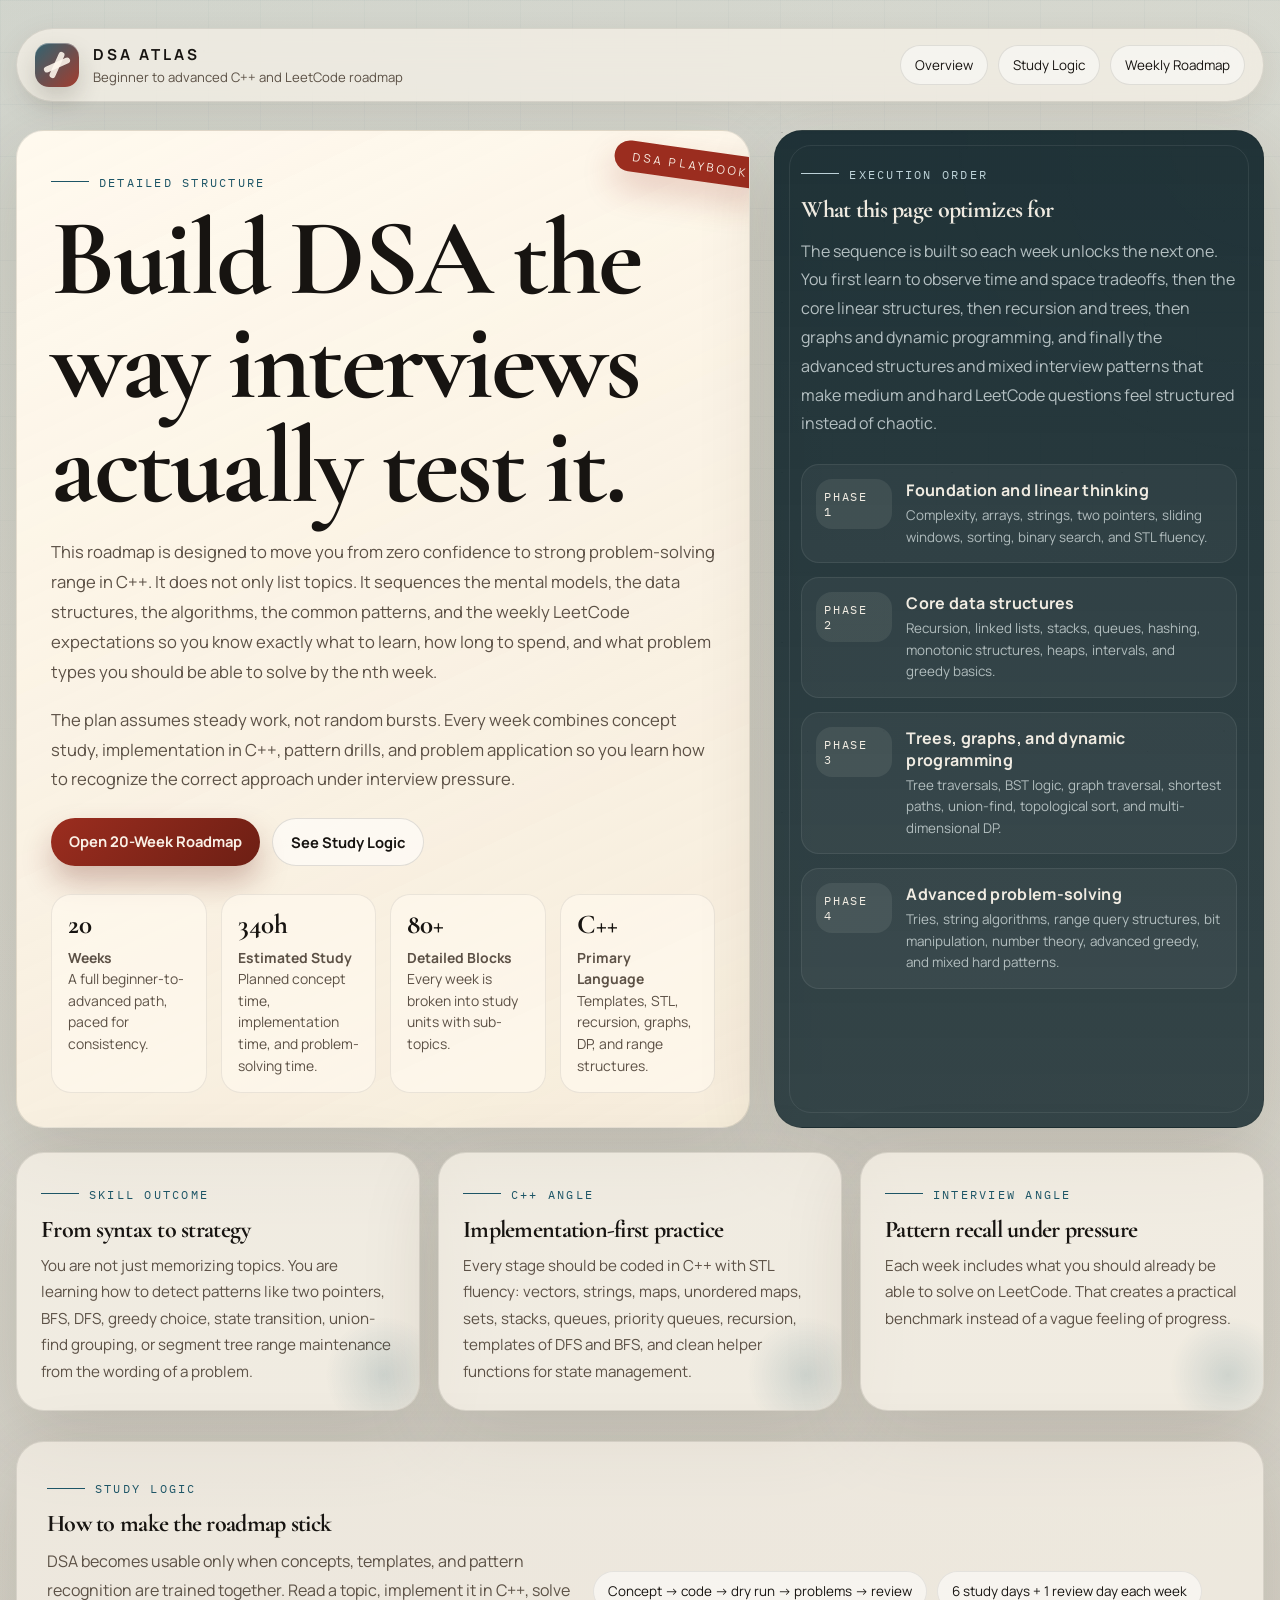
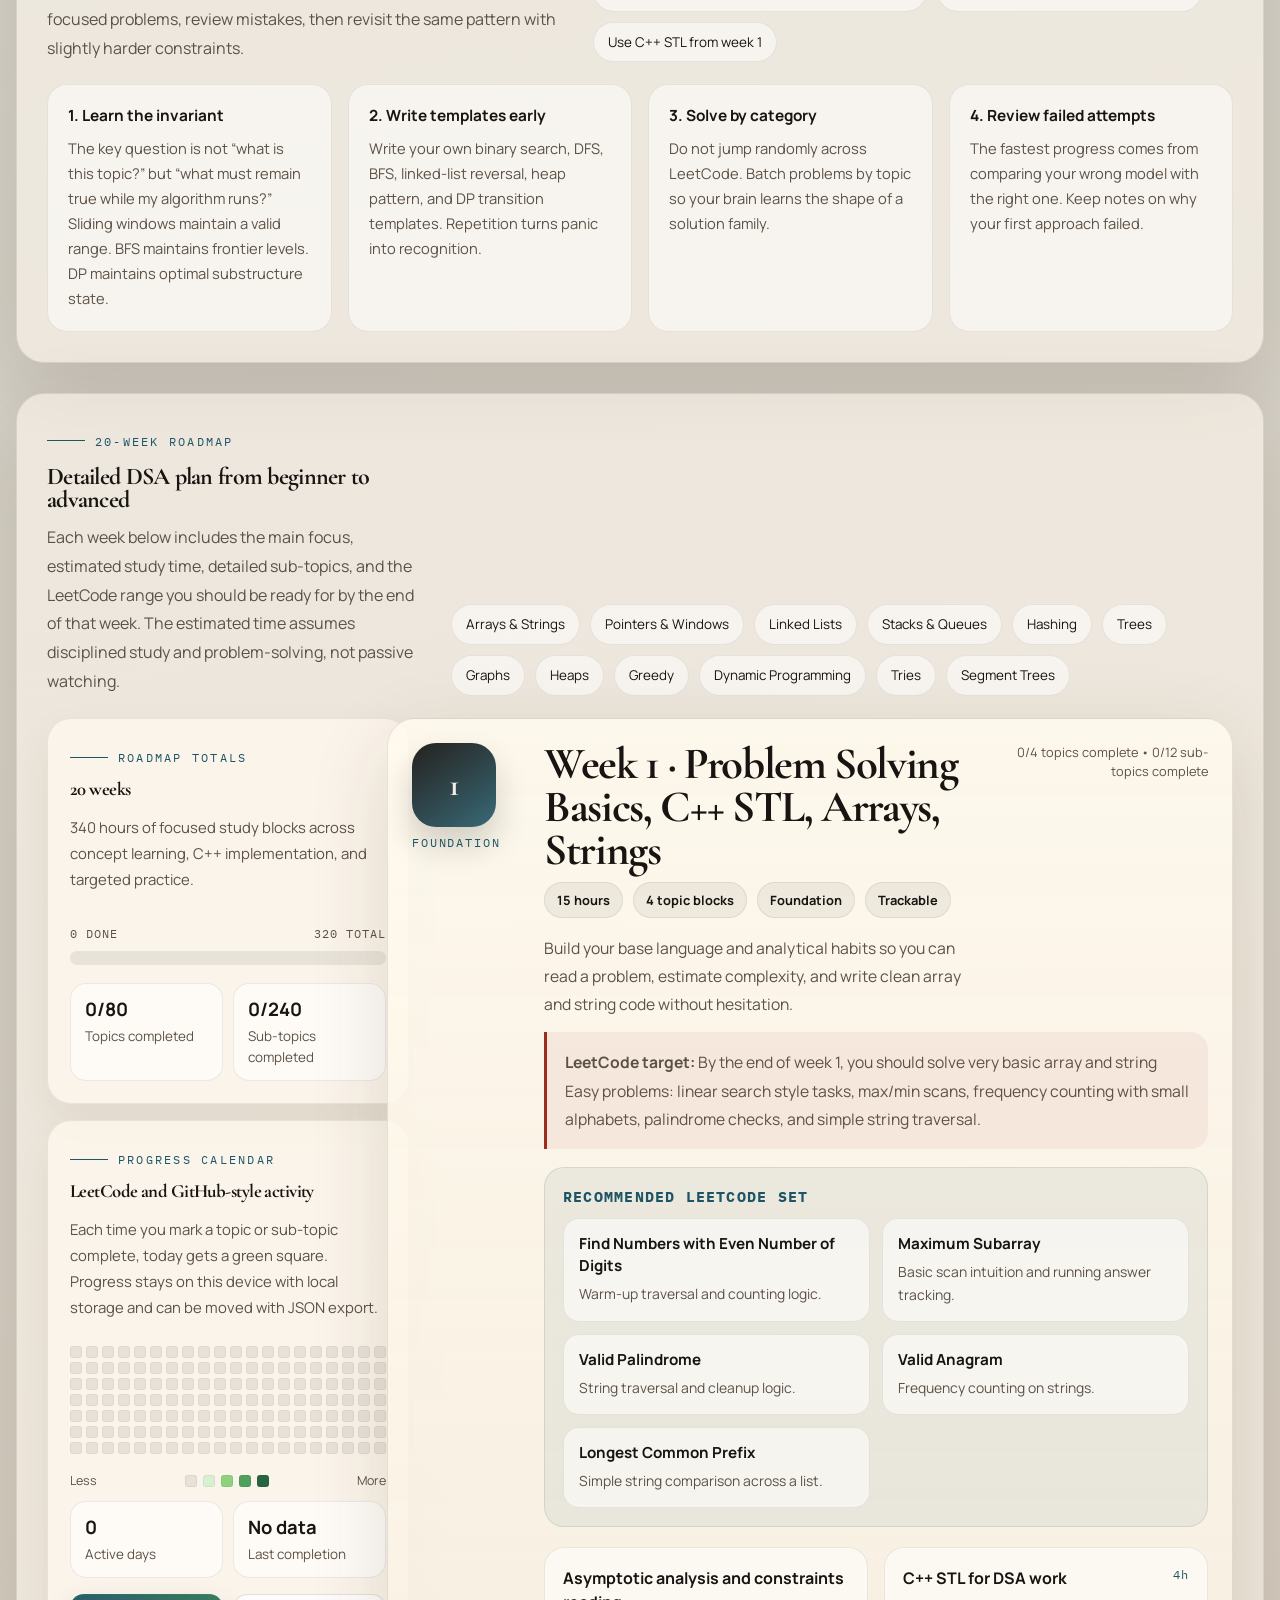
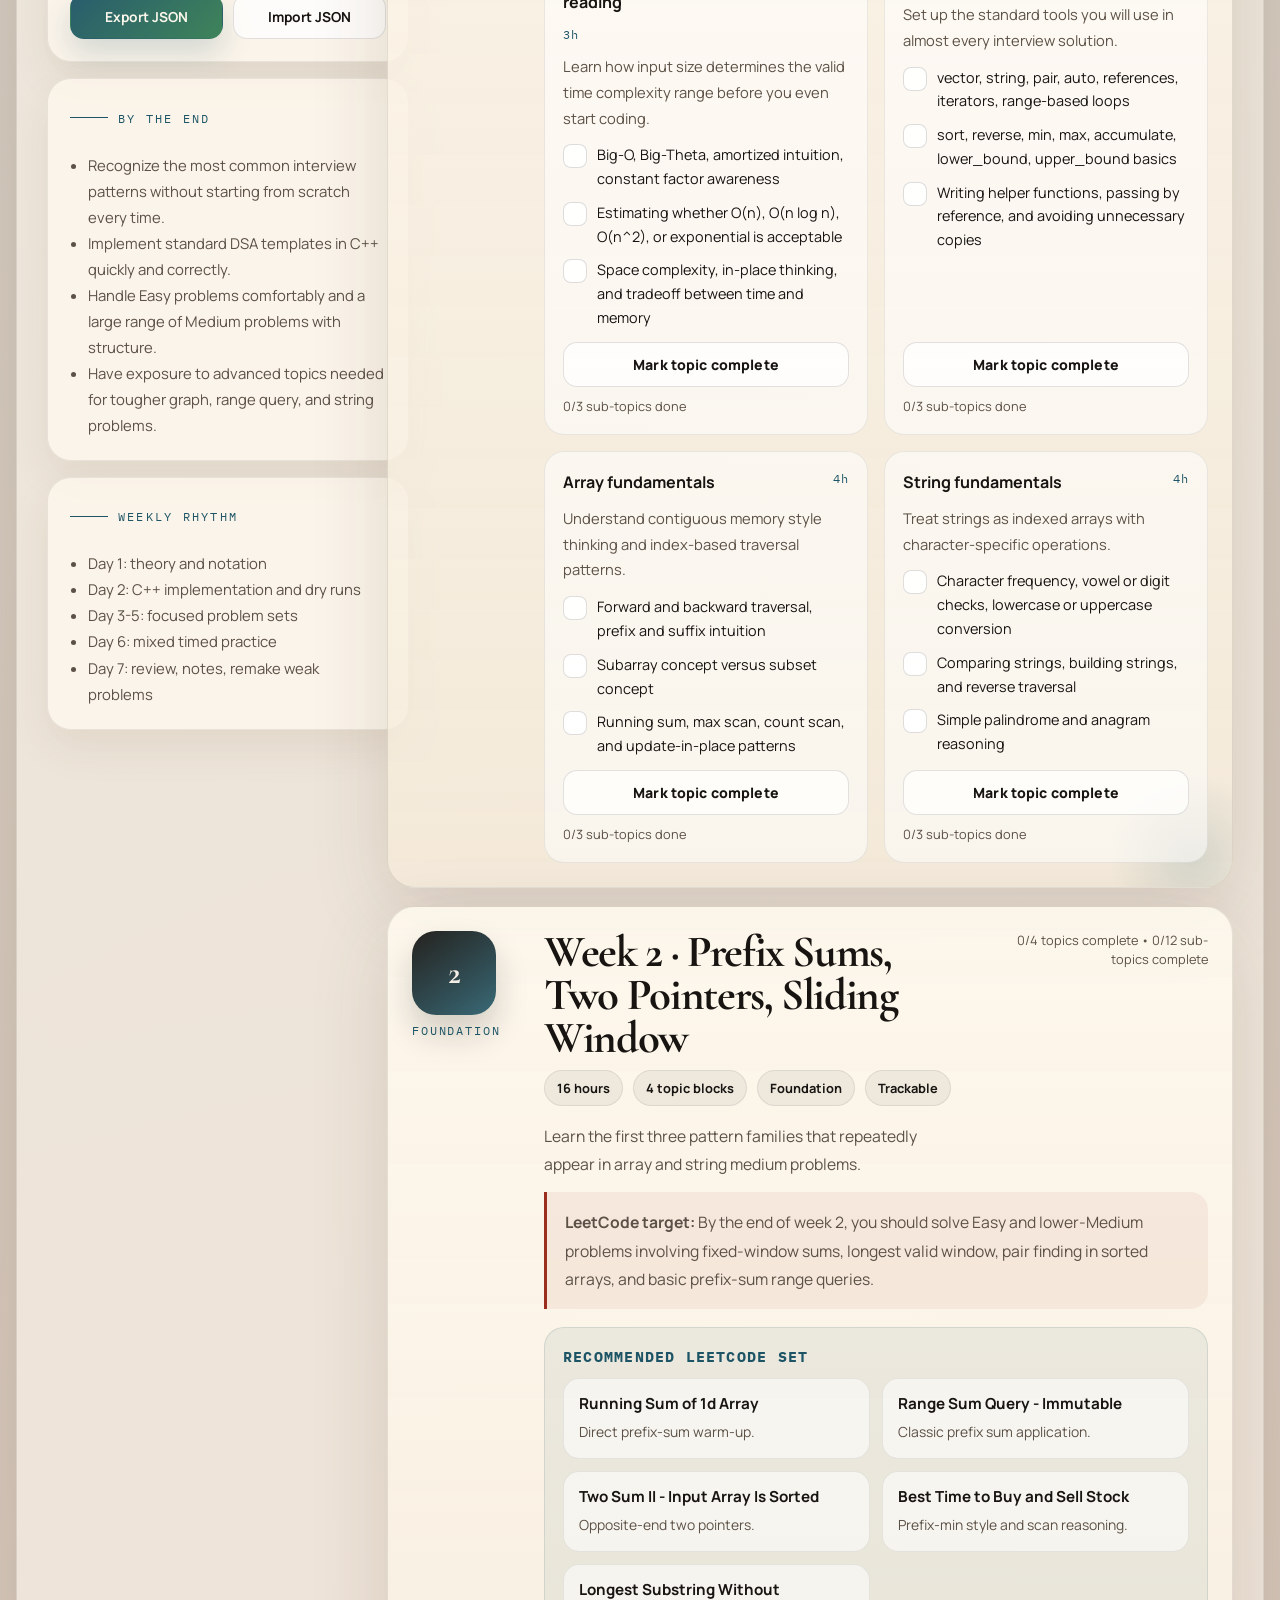
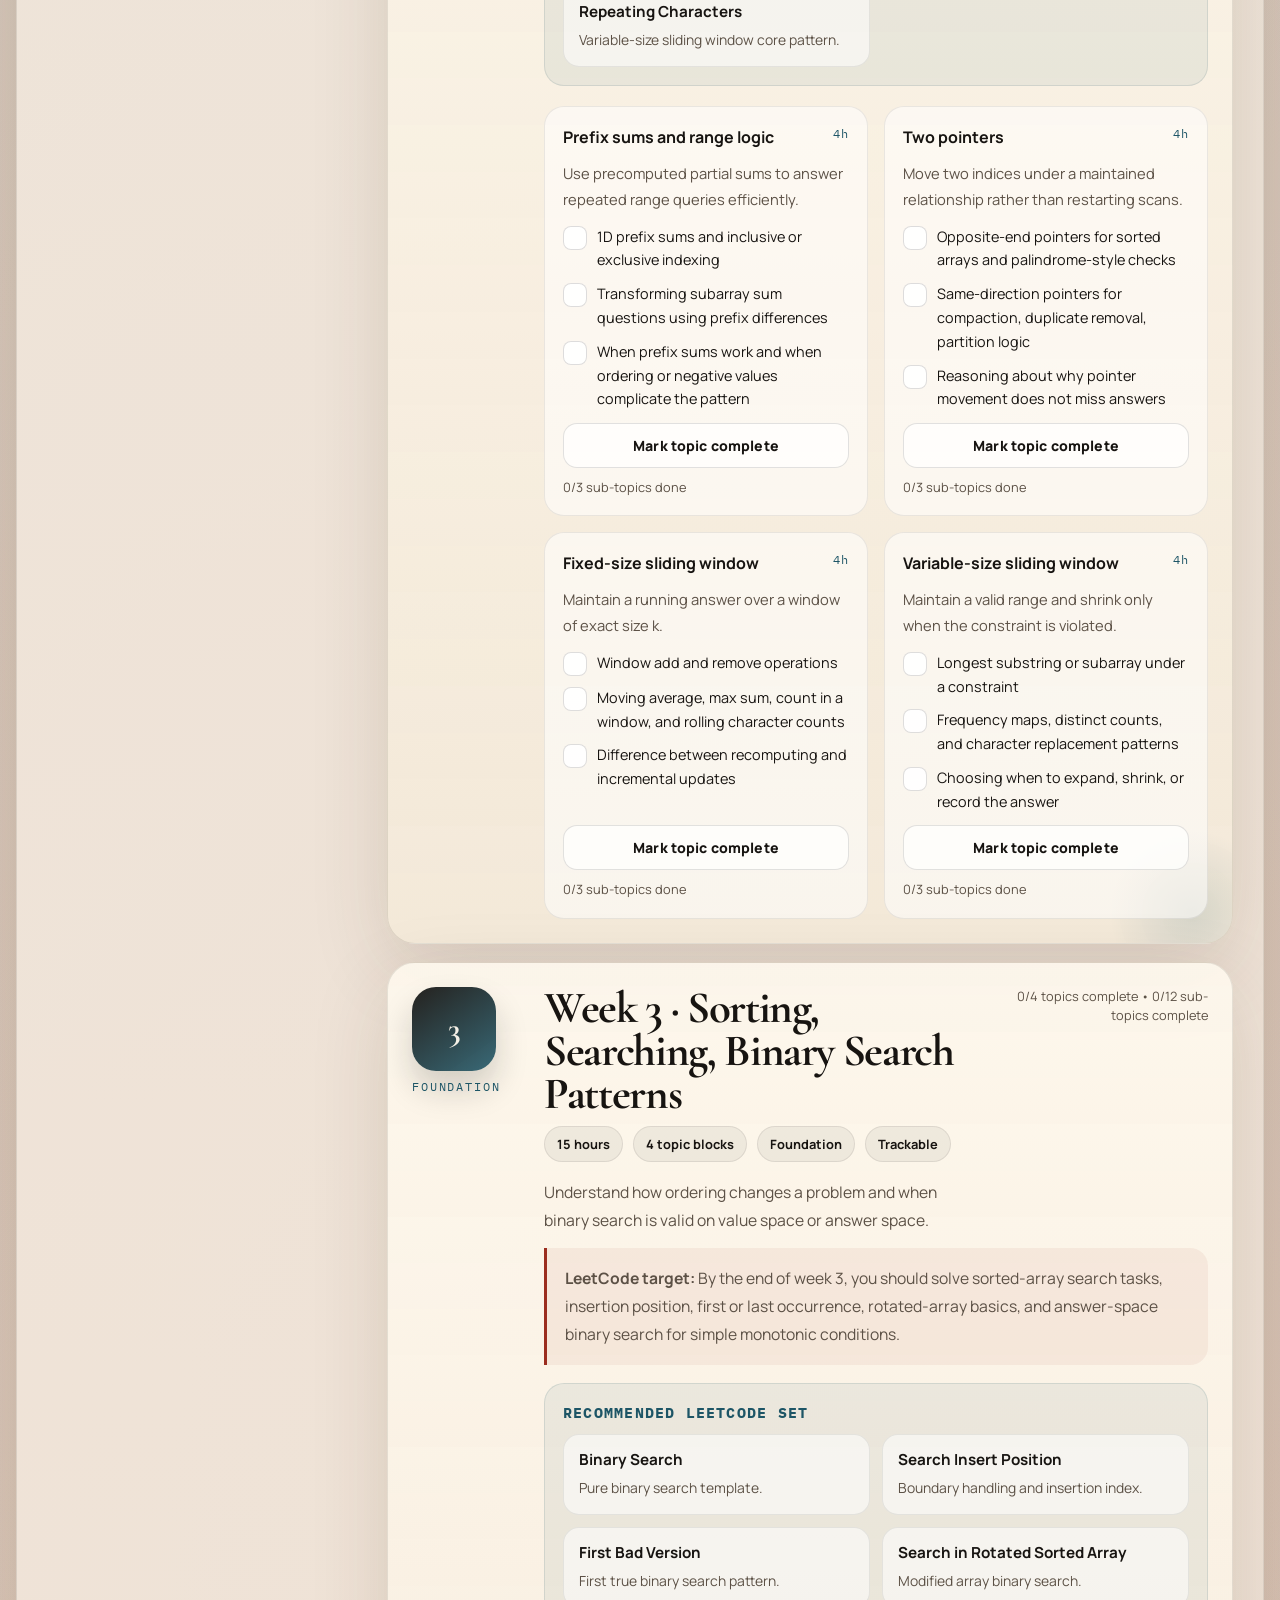
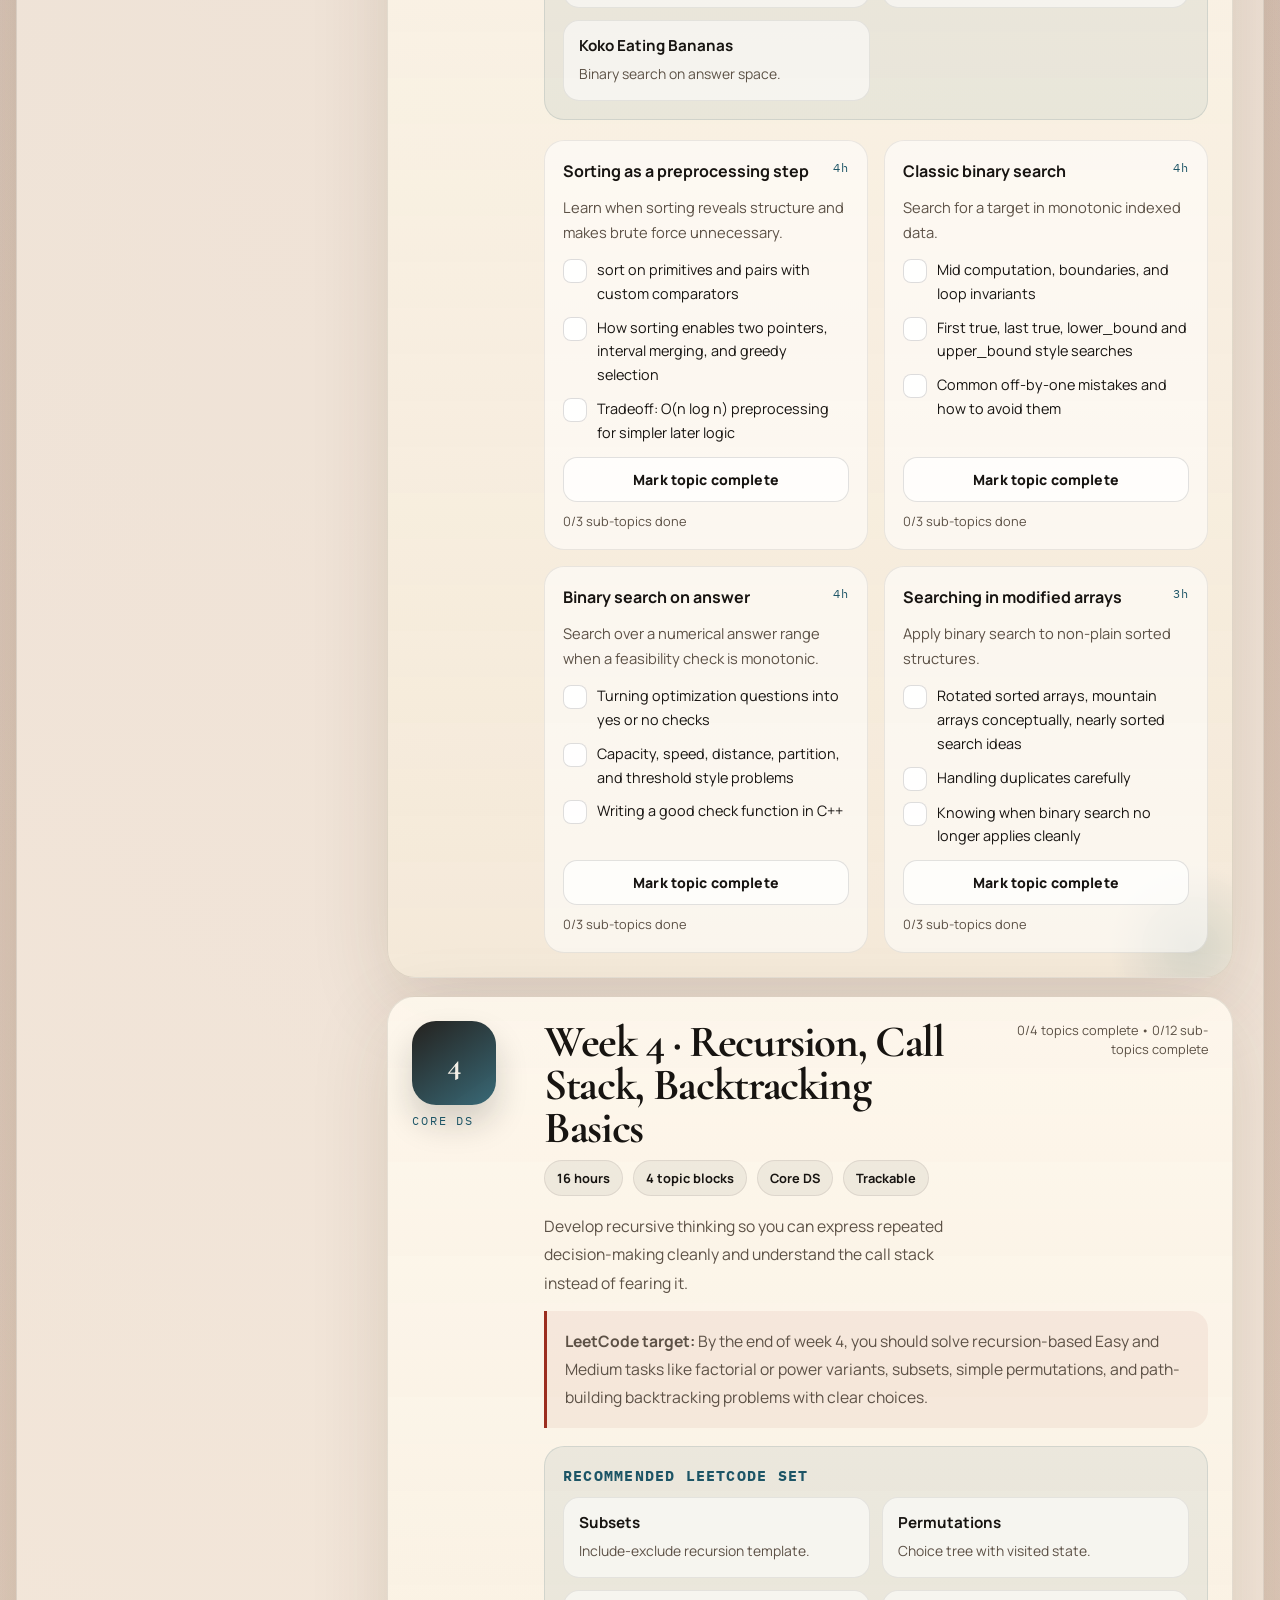
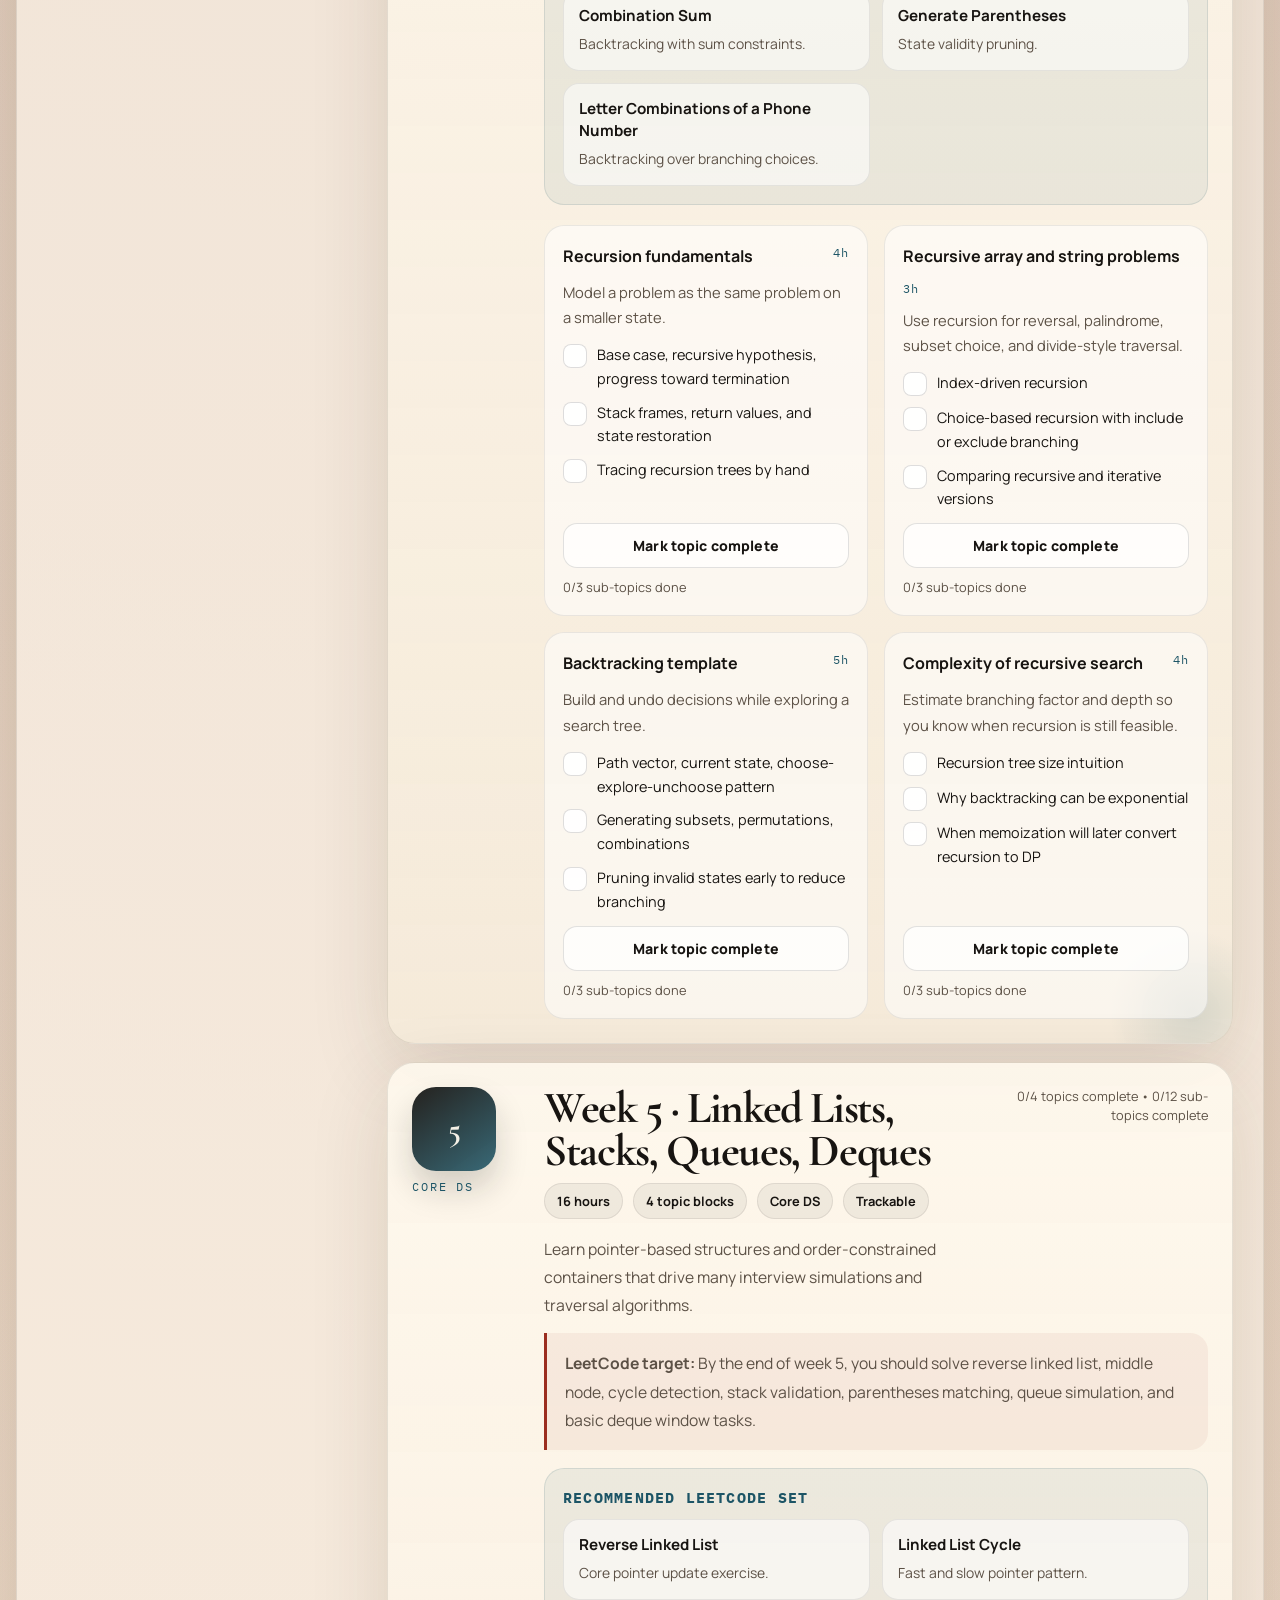
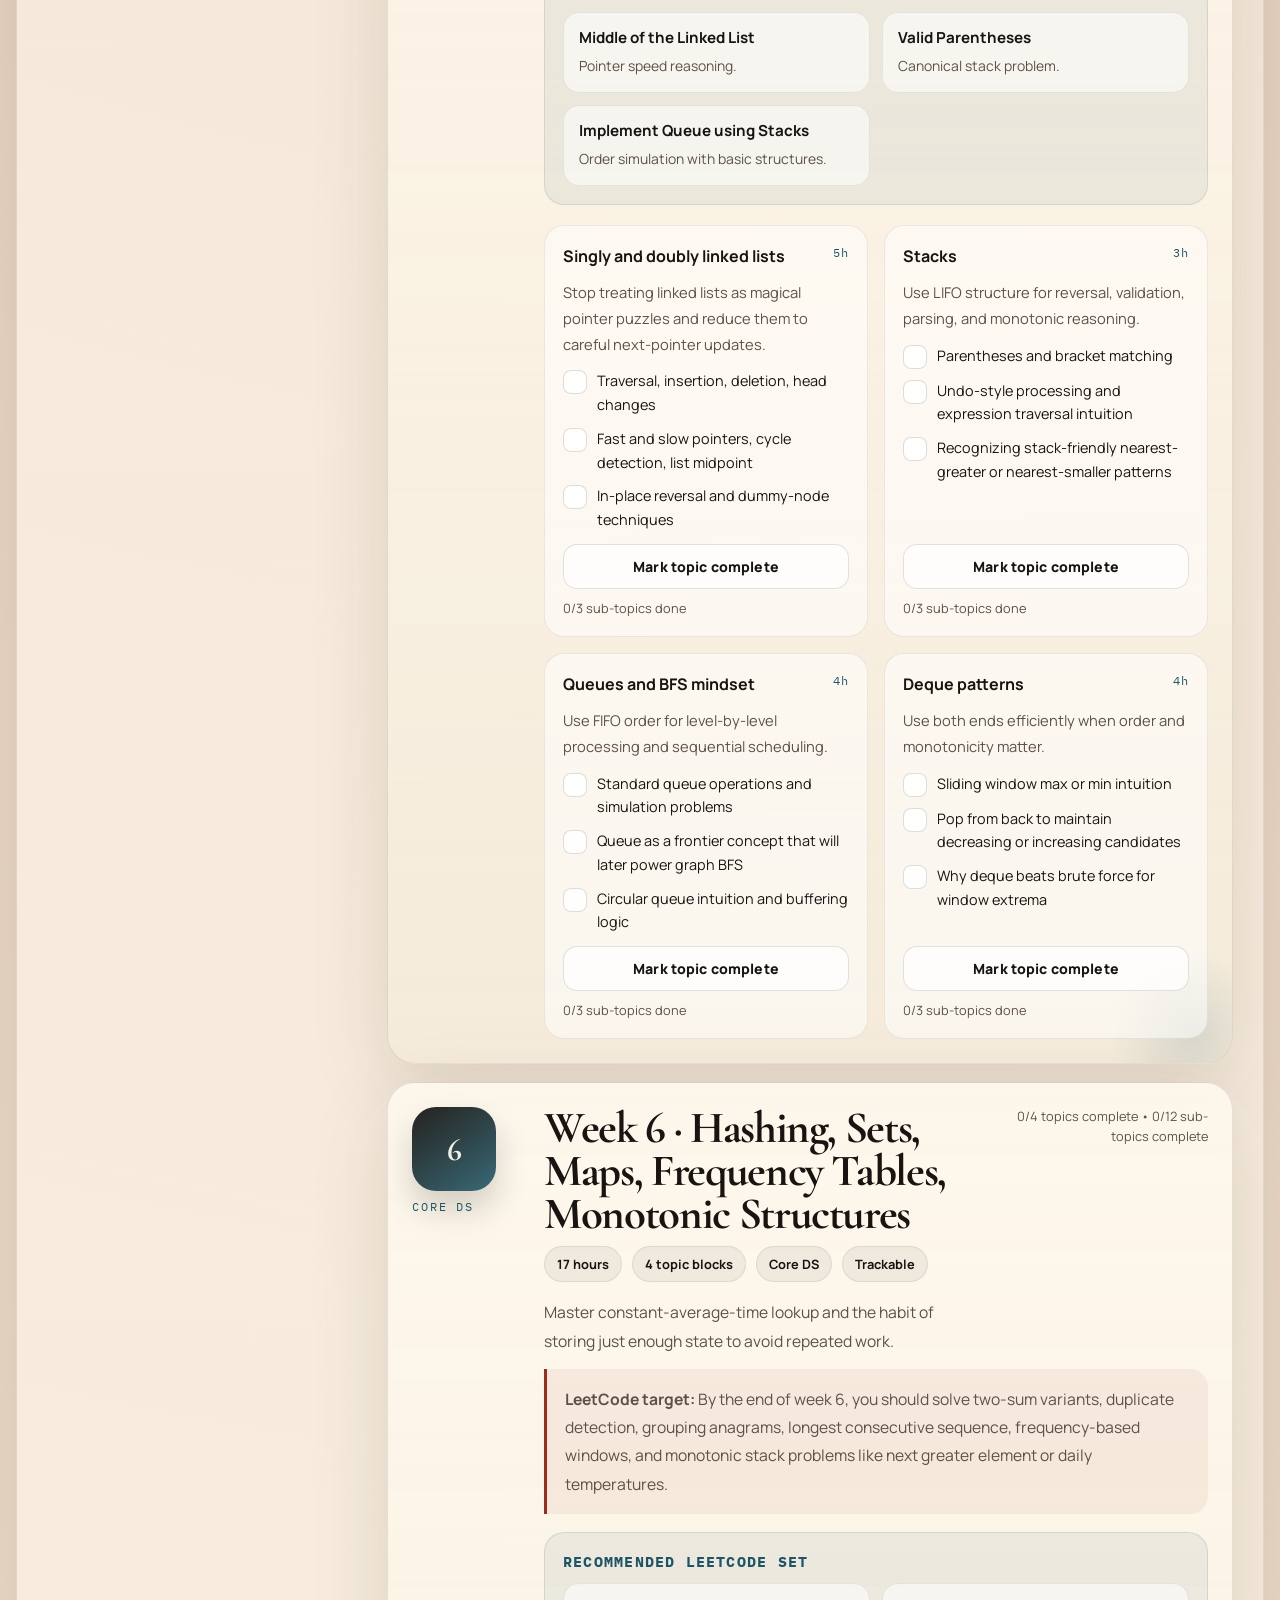
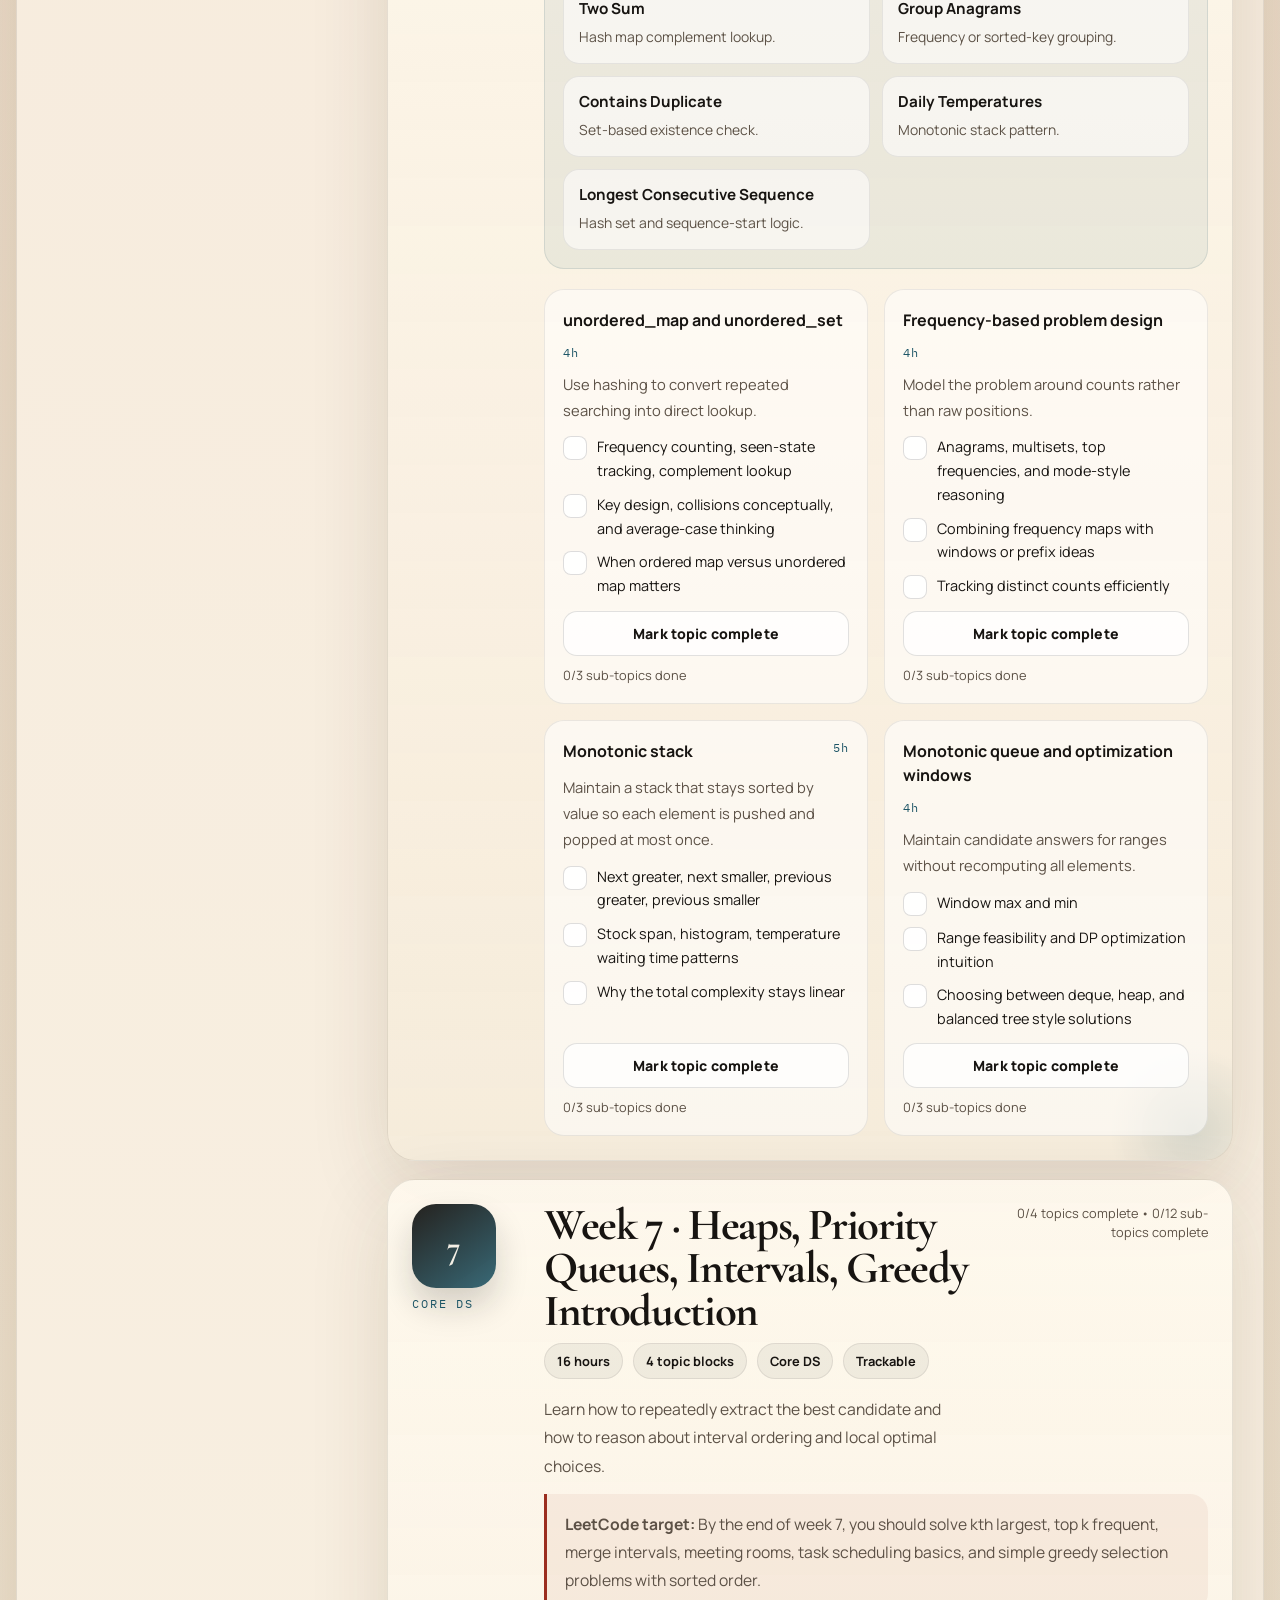
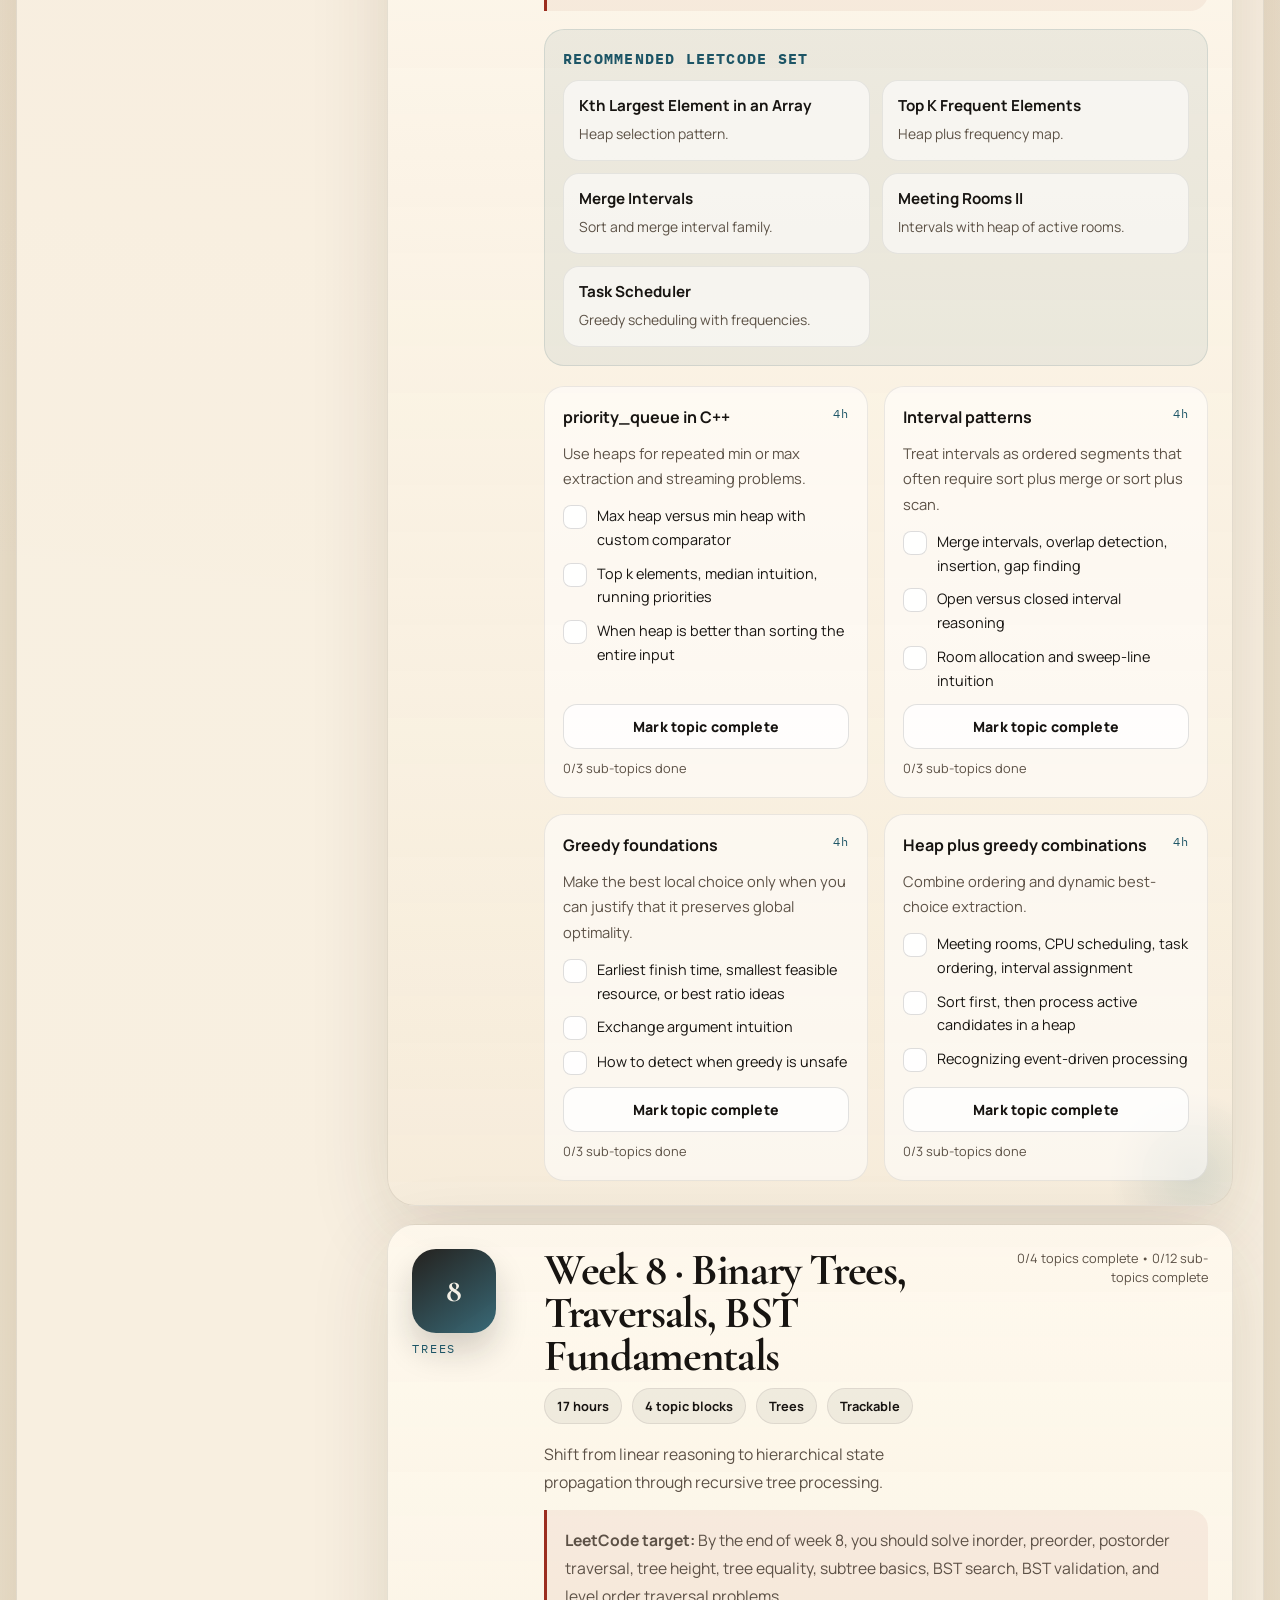
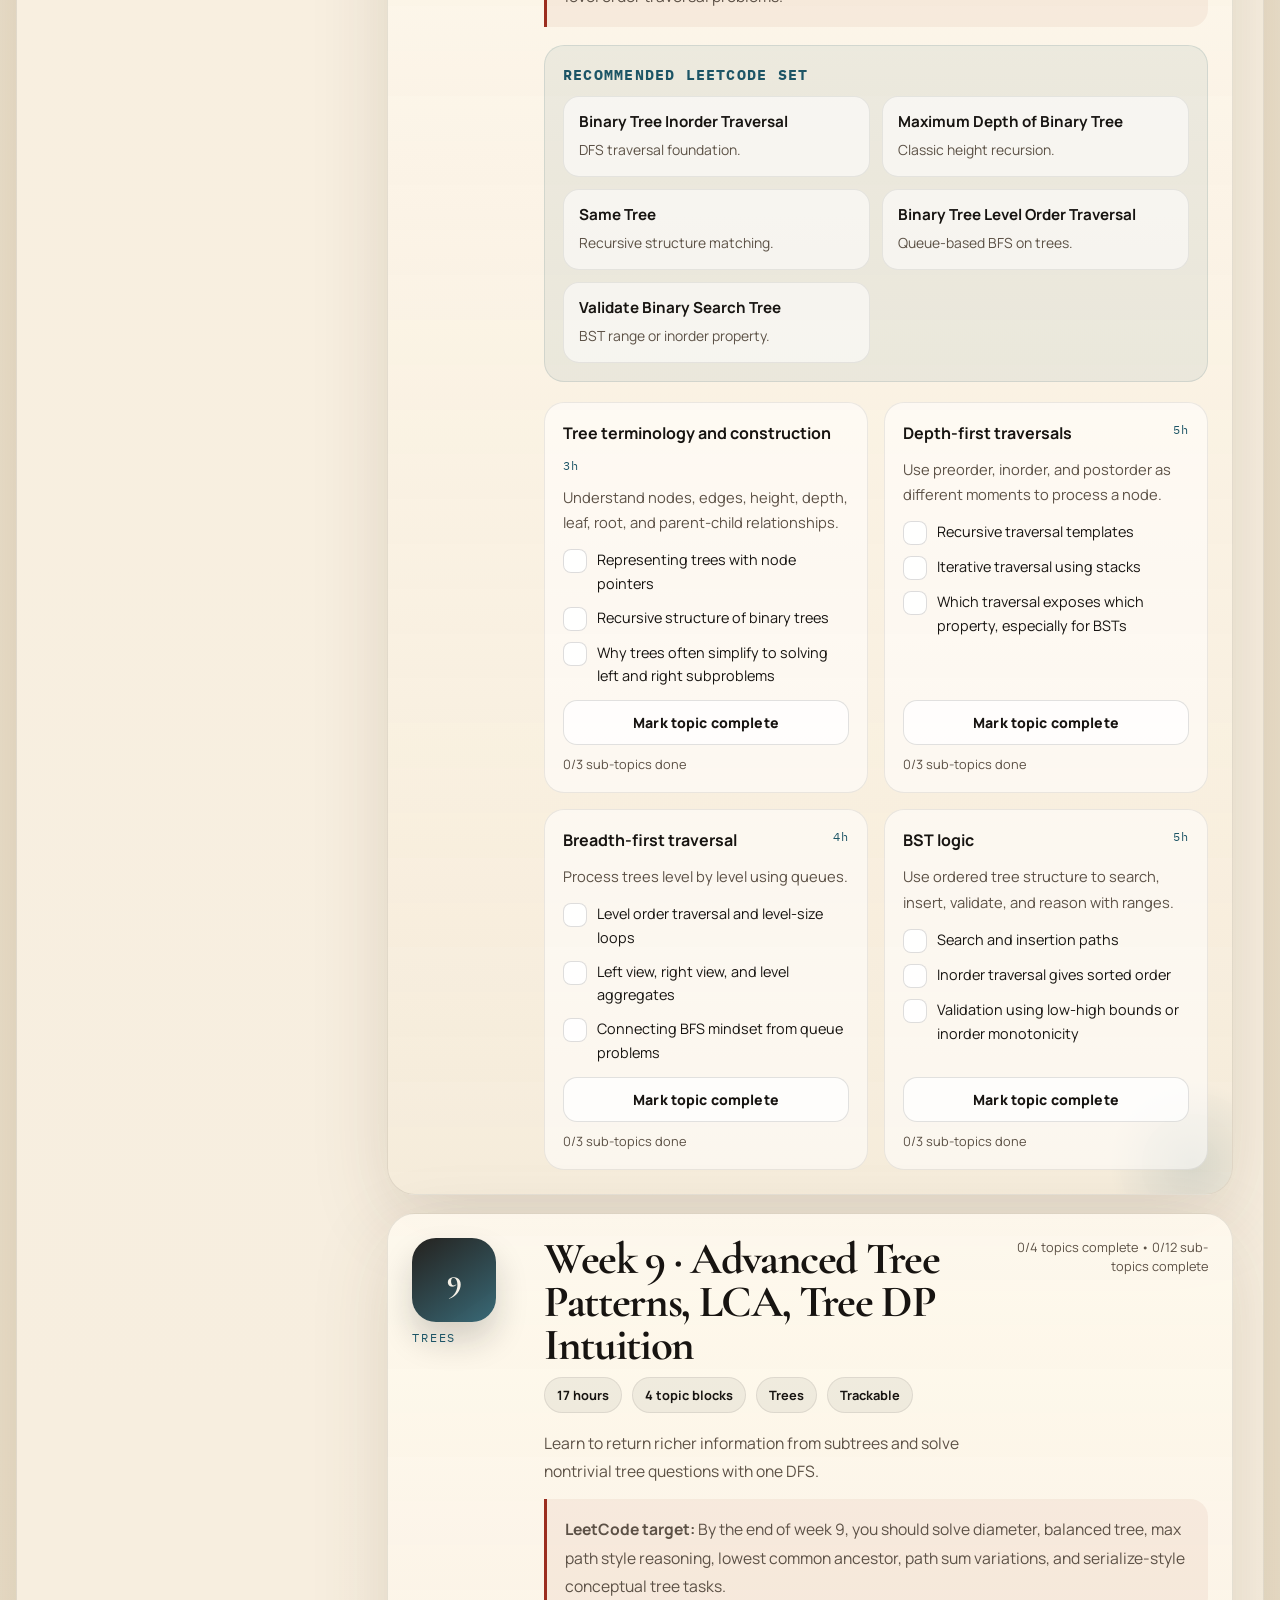
<file: DSA.html>
<!DOCTYPE html>
<html lang="en">
<head>
  <meta charset="UTF-8">
  <meta name="viewport" content="width=device-width, initial-scale=1.0">
  <title>DSA Mastery Roadmap</title>
  <meta name="description" content="A detailed beginner-to-advanced DSA roadmap with weekly sequencing, topic breakdowns, sub-topics, and estimated study time for C++ and LeetCode preparation.">
  <link rel="preconnect" href="https://fonts.googleapis.com">
  <link rel="preconnect" href="https://fonts.gstatic.com" crossorigin>
  <link href="https://fonts.googleapis.com/css2?family=Cormorant+Garamond:wght@500;600;700&family=IBM+Plex+Mono:wght@400;500;600&family=Manrope:wght@400;500;600;700;800&display=swap" rel="stylesheet">
  <style>
    :root {
      --bg: #efe5d1;
      --bg-deep: #d8c5a2;
      --panel: rgba(248, 240, 224, 0.78);
      --panel-strong: rgba(255, 249, 238, 0.88);
      --ink: #171411;
      --muted: #5c5146;
      --accent: #9b2d1f;
      --accent-soft: rgba(155, 45, 31, 0.12);
      --line: rgba(23, 20, 17, 0.12);
      --glow: rgba(28, 108, 155, 0.18);
      --blueprint: #1d5566;
      --gold: #8a6b23;
      --shadow: 0 24px 80px rgba(54, 33, 11, 0.14);
      --radius-lg: 28px;
      --radius-md: 20px;
      --radius-sm: 14px;
      --container: 1280px;
    }

    * {
      box-sizing: border-box;
    }

    html {
      scroll-behavior: smooth;
    }

    body {
      margin: 0;
      color: var(--ink);
      font-family: "Manrope", sans-serif;
      background:
        radial-gradient(circle at top left, rgba(29, 85, 102, 0.18), transparent 28%),
        radial-gradient(circle at 82% 18%, rgba(155, 45, 31, 0.18), transparent 24%),
        linear-gradient(180deg, rgba(255, 249, 238, 0.7), rgba(216, 197, 162, 0.84)),
        var(--bg);
      min-height: 100vh;
      overflow-x: hidden;
    }

    body::before {
      content: "";
      position: fixed;
      inset: 0;
      pointer-events: none;
      background:
        linear-gradient(rgba(29, 85, 102, 0.08) 1px, transparent 1px),
        linear-gradient(90deg, rgba(29, 85, 102, 0.06) 1px, transparent 1px);
      background-size: 52px 52px;
      mask-image: linear-gradient(180deg, rgba(0, 0, 0, 0.72), transparent 94%);
      opacity: 0.6;
    }

    body::after {
      content: "";
      position: fixed;
      inset: 0;
      pointer-events: none;
      opacity: 0.14;
      background-image:
        radial-gradient(circle at 20% 30%, #000 0.6px, transparent 0.8px),
        radial-gradient(circle at 75% 42%, #000 0.6px, transparent 0.8px),
        radial-gradient(circle at 60% 78%, #000 0.7px, transparent 0.9px);
      background-size: 170px 170px;
      mix-blend-mode: multiply;
    }

    a {
      color: inherit;
    }

    .page {
      width: min(100% - 32px, var(--container));
      margin: 0 auto;
      padding: 28px 0 80px;
      position: relative;
      z-index: 1;
    }

    .nav {
      display: flex;
      align-items: center;
      justify-content: space-between;
      gap: 16px;
      margin-bottom: 28px;
      padding: 14px 18px;
      background: rgba(255, 249, 238, 0.58);
      border: 1px solid rgba(23, 20, 17, 0.1);
      border-radius: 999px;
      backdrop-filter: blur(20px);
      box-shadow: 0 8px 30px rgba(88, 57, 20, 0.08);
      position: sticky;
      top: 16px;
      z-index: 5;
    }

    .nav-toggle {
      display: none;
      appearance: none;
      border: 1px solid rgba(23, 20, 17, 0.12);
      background: rgba(255, 255, 255, 0.68);
      color: var(--ink);
      border-radius: 999px;
      padding: 10px 14px;
      font: inherit;
      font-size: 0.84rem;
      font-weight: 800;
      cursor: pointer;
    }

    .brand {
      display: flex;
      align-items: center;
      gap: 14px;
    }

    .brand-mark {
      width: 44px;
      height: 44px;
      border-radius: 14px;
      background:
        linear-gradient(135deg, rgba(29, 85, 102, 0.9), rgba(155, 45, 31, 0.92));
      box-shadow:
        inset 0 1px 0 rgba(255, 255, 255, 0.35),
        0 12px 25px rgba(34, 35, 21, 0.18);
      position: relative;
      overflow: hidden;
    }

    .brand-mark::before,
    .brand-mark::after {
      content: "";
      position: absolute;
      background: rgba(255, 249, 238, 0.88);
    }

    .brand-mark::before {
      inset: 8px 19px;
      transform: rotate(24deg);
      border-radius: 999px;
    }

    .brand-mark::after {
      inset: 19px 8px;
      transform: rotate(-24deg);
      border-radius: 999px;
    }

    .brand-copy strong {
      display: block;
      font-size: 0.95rem;
      letter-spacing: 0.2em;
      text-transform: uppercase;
    }

    .brand-copy span {
      color: var(--muted);
      font-size: 0.82rem;
    }

    .nav-links {
      display: flex;
      gap: 10px;
      flex-wrap: wrap;
    }

    .nav-links a {
      text-decoration: none;
      padding: 10px 14px;
      border-radius: 999px;
      border: 1px solid rgba(23, 20, 17, 0.1);
      background: rgba(255, 255, 255, 0.45);
      font-size: 0.84rem;
      transition: transform 180ms ease, background 180ms ease;
    }

    .nav-links a:hover {
      transform: translateY(-2px);
      background: rgba(255, 255, 255, 0.78);
    }

    .hero {
      display: grid;
      grid-template-columns: minmax(0, 1.2fr) minmax(300px, 0.8fr);
      gap: 24px;
      align-items: stretch;
      margin-bottom: 24px;
    }

    .hero-copy,
    .hero-panel,
    .summary-card,
    .section-shell,
    .week-card {
      border: 1px solid rgba(23, 20, 17, 0.1);
      box-shadow: var(--shadow);
    }

    .hero-copy {
      position: relative;
      overflow: hidden;
      padding: 34px;
      border-radius: var(--radius-lg);
      background:
        linear-gradient(155deg, rgba(255, 249, 238, 0.95), rgba(244, 233, 213, 0.72)),
        var(--panel-strong);
      animation: rise 700ms ease both;
    }

    .hero-copy::before {
      content: "DSA PLAYBOOK";
      position: absolute;
      top: 18px;
      right: -18px;
      transform: rotate(8deg);
      padding: 8px 18px;
      font-size: 0.72rem;
      letter-spacing: 0.28em;
      color: rgba(255, 249, 238, 0.96);
      background: var(--accent);
      border-radius: 999px;
      box-shadow: 0 16px 32px rgba(155, 45, 31, 0.22);
    }

    .eyebrow,
    .kicker {
      display: inline-flex;
      align-items: center;
      gap: 10px;
      margin-bottom: 16px;
      font-family: "IBM Plex Mono", monospace;
      font-size: 0.78rem;
      letter-spacing: 0.18em;
      text-transform: uppercase;
      color: var(--blueprint);
    }

    .eyebrow::before,
    .kicker::before {
      content: "";
      width: 38px;
      height: 1px;
      background: currentColor;
    }

    h1,
    h2,
    h3 {
      margin: 0;
      font-family: "Cormorant Garamond", serif;
      line-height: 0.96;
      letter-spacing: -0.03em;
      font-weight: 700;
    }

    h1 {
      max-width: 12ch;
      font-size: clamp(3.5rem, 9vw, 6.8rem);
      margin-bottom: 18px;
    }

    .hero-copy p {
      max-width: 68ch;
      margin: 0 0 18px;
      font-size: 1.04rem;
      line-height: 1.8;
      color: var(--muted);
    }

    .hero-actions {
      display: flex;
      flex-wrap: wrap;
      gap: 12px;
      margin: 24px 0 28px;
    }

    .hero-actions a {
      text-decoration: none;
      padding: 13px 18px;
      border-radius: 999px;
      font-weight: 700;
      font-size: 0.92rem;
      transition: transform 180ms ease, box-shadow 180ms ease, background 180ms ease;
    }

    .hero-actions a:hover {
      transform: translateY(-2px);
    }

    .hero-actions .primary {
      background: linear-gradient(135deg, var(--accent), #6d1f14);
      color: rgba(255, 249, 238, 0.96);
      box-shadow: 0 16px 30px rgba(109, 31, 20, 0.28);
    }

    .hero-actions .secondary {
      background: rgba(255, 255, 255, 0.54);
      border: 1px solid rgba(23, 20, 17, 0.12);
    }

    .hero-grid {
      display: grid;
      grid-template-columns: repeat(auto-fit, minmax(150px, 1fr));
      gap: 14px;
    }

    .metric {
      padding: 16px;
      border-radius: var(--radius-md);
      background: rgba(255, 249, 238, 0.66);
      border: 1px solid rgba(23, 20, 17, 0.08);
    }

    .metric strong {
      display: block;
      margin-bottom: 8px;
      font-size: 1.7rem;
      line-height: 1;
      font-family: "Cormorant Garamond", serif;
    }

    .metric span {
      display: block;
      color: var(--muted);
      font-size: 0.87rem;
      line-height: 1.55;
    }

    .hero-panel {
      border-radius: var(--radius-lg);
      padding: 26px;
      background:
        linear-gradient(180deg, rgba(17, 37, 43, 0.93), rgba(17, 37, 43, 0.82)),
        radial-gradient(circle at top right, rgba(255, 255, 255, 0.18), transparent 32%);
      color: rgba(255, 249, 238, 0.93);
      position: relative;
      overflow: hidden;
      animation: rise 860ms ease both;
    }

    .hero-panel::before {
      content: "";
      position: absolute;
      inset: 14px;
      border: 1px solid rgba(255, 255, 255, 0.08);
      border-radius: 22px;
      pointer-events: none;
    }

    .hero-panel .kicker {
      color: rgba(206, 227, 233, 0.9);
    }

    .hero-panel p {
      color: rgba(226, 235, 236, 0.76);
      line-height: 1.8;
      margin: 16px 0 0;
    }

    .phase-list {
      display: grid;
      gap: 14px;
      margin-top: 26px;
    }

    .phase-item {
      display: grid;
      grid-template-columns: 76px 1fr;
      gap: 14px;
      align-items: start;
      padding: 14px;
      background: rgba(255, 255, 255, 0.04);
      border: 1px solid rgba(255, 255, 255, 0.08);
      border-radius: 18px;
    }

    .phase-item span {
      display: inline-flex;
      align-items: center;
      justify-content: center;
      padding: 10px 8px;
      border-radius: 16px;
      background: rgba(255, 249, 238, 0.08);
      font-family: "IBM Plex Mono", monospace;
      font-size: 0.74rem;
      letter-spacing: 0.14em;
      text-transform: uppercase;
    }

    .phase-item strong {
      display: block;
      margin-bottom: 4px;
      font-size: 1rem;
      letter-spacing: 0.02em;
    }

    .phase-item small {
      display: block;
      color: rgba(226, 235, 236, 0.72);
      line-height: 1.6;
      font-size: 0.84rem;
    }

    .summary {
      display: grid;
      grid-template-columns: repeat(auto-fit, minmax(240px, 1fr));
      gap: 18px;
      margin: 18px 0 30px;
    }

    .summary-card {
      padding: 24px;
      border-radius: var(--radius-lg);
      background: rgba(255, 249, 238, 0.66);
      position: relative;
      overflow: hidden;
      animation: rise 960ms ease both;
    }

    .summary-card:nth-child(2) {
      animation-delay: 120ms;
    }

    .summary-card:nth-child(3) {
      animation-delay: 240ms;
    }

    .summary-card::before {
      content: "";
      position: absolute;
      inset: auto -30px -30px auto;
      width: 130px;
      height: 130px;
      border-radius: 50%;
      background: radial-gradient(circle, rgba(29, 85, 102, 0.16), transparent 64%);
    }

    .summary-card p {
      margin: 12px 0 0;
      color: var(--muted);
      line-height: 1.75;
      font-size: 0.95rem;
    }

    .section-shell {
      padding: 30px;
      border-radius: var(--radius-lg);
      background: rgba(255, 249, 238, 0.58);
      margin-bottom: 30px;
      position: relative;
      overflow: hidden;
    }

    .section-shell::before {
      content: "";
      position: absolute;
      inset: 0;
      background:
        linear-gradient(90deg, transparent, rgba(29, 85, 102, 0.06), transparent);
      transform: translateX(-100%);
      animation: sweep 9s linear infinite;
      pointer-events: none;
    }

    .section-head {
      display: flex;
      align-items: end;
      justify-content: space-between;
      gap: 20px;
      margin-bottom: 22px;
      position: relative;
      z-index: 1;
    }

    .section-head p {
      max-width: 66ch;
      margin: 12px 0 0;
      color: var(--muted);
      line-height: 1.8;
    }

    .pills {
      display: flex;
      flex-wrap: wrap;
      gap: 10px;
      position: relative;
      z-index: 1;
    }

    .pill {
      padding: 10px 14px;
      border-radius: 999px;
      border: 1px solid rgba(23, 20, 17, 0.08);
      background: rgba(255, 255, 255, 0.52);
      font-size: 0.84rem;
      line-height: 1.4;
    }

    .principles {
      display: grid;
      grid-template-columns: repeat(auto-fit, minmax(220px, 1fr));
      gap: 16px;
      position: relative;
      z-index: 1;
    }

    .principle {
      padding: 20px;
      border-radius: 20px;
      background: rgba(255, 255, 255, 0.52);
      border: 1px solid rgba(23, 20, 17, 0.08);
    }

    .principle strong {
      display: block;
      margin-bottom: 10px;
      font-size: 0.96rem;
    }

    .principle p {
      margin: 0;
      color: var(--muted);
      line-height: 1.7;
      font-size: 0.92rem;
    }

    .roadmap-shell {
      display: grid;
      grid-template-columns: 320px minmax(0, 1fr);
      gap: 20px;
      align-items: start;
    }

    .roadmap-main,
    .week-grid,
    .week-body {
      min-width: 0;
    }

    .roadmap-sidebar {
      position: sticky;
      top: 100px;
      display: grid;
      gap: 16px;
    }

    .sidebar-card {
      padding: 22px;
      border-radius: 24px;
      background: rgba(255, 249, 238, 0.76);
      border: 1px solid rgba(23, 20, 17, 0.08);
      box-shadow: 0 18px 40px rgba(71, 47, 16, 0.08);
    }

    .sidebar-card p,
    .sidebar-card li {
      color: var(--muted);
      line-height: 1.75;
      font-size: 0.93rem;
    }

    .sidebar-card ul {
      padding-left: 18px;
      margin: 10px 0 0;
    }

    .sidebar-actions {
      display: grid;
      grid-template-columns: repeat(2, minmax(0, 1fr));
      gap: 10px;
      margin-top: 16px;
    }

    .action-button,
    .complete-toggle {
      appearance: none;
      border: 1px solid rgba(23, 20, 17, 0.12);
      border-radius: 14px;
      background: rgba(255, 255, 255, 0.72);
      color: var(--ink);
      font: inherit;
      cursor: pointer;
      transition: transform 180ms ease, background 180ms ease, border-color 180ms ease, box-shadow 180ms ease;
    }

    .action-button {
      padding: 12px 14px;
      font-size: 0.86rem;
      font-weight: 700;
    }

    .action-button:hover,
    .complete-toggle:hover {
      transform: translateY(-1px);
      background: rgba(255, 255, 255, 0.95);
      border-color: rgba(23, 20, 17, 0.2);
    }

    .action-button:focus-visible,
    .complete-toggle:focus-visible {
      outline: 2px solid rgba(29, 85, 102, 0.4);
      outline-offset: 2px;
    }

    .action-button.primary-action,
    .complete-toggle.is-complete {
      background: linear-gradient(135deg, rgba(29, 85, 102, 0.95), rgba(52, 126, 82, 0.95));
      color: rgba(255, 249, 238, 0.98);
      border-color: transparent;
      box-shadow: 0 14px 30px rgba(29, 85, 102, 0.18);
    }

    .progress-stats {
      display: grid;
      grid-template-columns: repeat(2, minmax(0, 1fr));
      gap: 10px;
      margin-top: 18px;
    }

    .stat-chip {
      padding: 12px 14px;
      border-radius: 16px;
      background: rgba(255, 255, 255, 0.62);
      border: 1px solid rgba(23, 20, 17, 0.08);
    }

    .stat-chip strong,
    .calendar-summary strong {
      display: block;
      font-size: 1.15rem;
      margin-bottom: 4px;
    }

    .stat-chip span,
    .calendar-summary span,
    .calendar-meta {
      display: block;
      color: var(--muted);
      font-size: 0.84rem;
      line-height: 1.55;
    }

    .calendar-shell {
      margin-top: 16px;
    }

    .calendar-scroll {
      overflow-x: auto;
      padding-bottom: 6px;
    }

    .calendar-grid {
      display: grid;
      grid-template-rows: repeat(7, 12px);
      grid-auto-flow: column;
      grid-auto-columns: 12px;
      gap: 4px;
      min-width: max-content;
      margin-top: 10px;
    }

    .calendar-day {
      width: 12px;
      height: 12px;
      border-radius: 3px;
      background: rgba(23, 20, 17, 0.08);
      border: 1px solid rgba(23, 20, 17, 0.05);
      transition: transform 180ms ease, border-color 180ms ease;
    }

    .calendar-day:hover {
      transform: scale(1.08);
      border-color: rgba(23, 20, 17, 0.18);
    }

    .calendar-day.level-1 {
      background: #d8f0d2;
      border-color: #c3e3bb;
    }

    .calendar-day.level-2 {
      background: #8fd17d;
      border-color: #70b760;
    }

    .calendar-day.level-3 {
      background: #4fa15c;
      border-color: #3f8851;
    }

    .calendar-day.level-4 {
      background: #25663f;
      border-color: #1f5234;
    }

    .calendar-legend {
      display: flex;
      align-items: center;
      justify-content: space-between;
      gap: 14px;
      margin-top: 12px;
      color: var(--muted);
      font-size: 0.78rem;
    }

    .legend-scale {
      display: inline-flex;
      align-items: center;
      gap: 6px;
    }

    .legend-box {
      width: 12px;
      height: 12px;
      border-radius: 3px;
      border: 1px solid rgba(23, 20, 17, 0.06);
      background: rgba(23, 20, 17, 0.08);
    }

    .legend-box.level-1 {
      background: #d8f0d2;
    }

    .legend-box.level-2 {
      background: #8fd17d;
    }

    .legend-box.level-3 {
      background: #4fa15c;
    }

    .legend-box.level-4 {
      background: #25663f;
    }

    .calendar-summary {
      display: grid;
      grid-template-columns: repeat(2, minmax(0, 1fr));
      gap: 10px;
      margin-top: 12px;
    }

    .progress-block {
      position: relative;
      padding-top: 18px;
    }

    .progress-labels {
      display: flex;
      justify-content: space-between;
      margin-bottom: 10px;
      font-size: 0.78rem;
      color: var(--muted);
      font-family: "IBM Plex Mono", monospace;
      letter-spacing: 0.08em;
      text-transform: uppercase;
    }

    .progress-track {
      width: 100%;
      height: 14px;
      background: rgba(23, 20, 17, 0.08);
      border-radius: 999px;
      overflow: hidden;
    }

    .progress-fill {
      height: 100%;
      width: 0;
      background: linear-gradient(90deg, var(--blueprint), var(--accent), var(--gold));
      border-radius: inherit;
      transition: width 600ms cubic-bezier(.2, .8, .2, 1);
    }

    .week-grid {
      display: grid;
      gap: 18px;
    }

    .week-card {
      display: grid;
      grid-template-columns: 110px minmax(0, 1fr);
      gap: 22px;
      padding: 24px;
      border-radius: 28px;
      background:
        linear-gradient(180deg, rgba(255, 249, 238, 0.88), rgba(245, 235, 217, 0.74));
      position: relative;
      overflow: hidden;
      opacity: 0;
      transform: translateY(26px);
      transition: transform 350ms ease, box-shadow 350ms ease, opacity 500ms ease;
    }

    .week-card.is-visible {
      opacity: 1;
      transform: translateY(0);
    }

    .week-card:hover {
      transform: translateY(-4px);
      box-shadow: 0 30px 70px rgba(65, 42, 14, 0.16);
    }

    .week-card::before {
      content: "";
      position: absolute;
      inset: auto -50px -60px auto;
      width: 180px;
      height: 180px;
      border-radius: 50%;
      background: radial-gradient(circle, rgba(29, 85, 102, 0.14), transparent 65%);
    }

    .week-index {
      display: flex;
      flex-direction: column;
      align-items: start;
      gap: 8px;
    }

    .week-index strong {
      display: inline-flex;
      align-items: center;
      justify-content: center;
      width: 84px;
      height: 84px;
      border-radius: 24px;
      background: linear-gradient(145deg, rgba(23, 20, 17, 0.94), rgba(29, 85, 102, 0.88));
      color: rgba(255, 249, 238, 0.95);
      font-family: "Cormorant Garamond", serif;
      font-size: 2rem;
      box-shadow: 0 18px 32px rgba(23, 20, 17, 0.18);
    }

    .week-index span {
      font-family: "IBM Plex Mono", monospace;
      font-size: 0.72rem;
      letter-spacing: 0.16em;
      text-transform: uppercase;
      color: var(--blueprint);
    }

    .week-head {
      display: grid;
      grid-template-columns: minmax(0, 1fr) minmax(180px, 220px);
      gap: 18px;
      align-items: start;
    }

    .week-head h3 {
      font-size: clamp(2rem, 4vw, 2.8rem);
      margin-bottom: 10px;
    }

    .week-meta {
      display: flex;
      flex-wrap: wrap;
      gap: 10px;
      margin: 10px 0 16px;
    }

    .tag {
      padding: 8px 12px;
      border-radius: 999px;
      background: rgba(23, 20, 17, 0.06);
      border: 1px solid rgba(23, 20, 17, 0.08);
      font-size: 0.8rem;
      font-weight: 700;
    }

    .week-status {
      display: grid;
      justify-items: end;
      gap: 10px;
      min-width: 0;
    }

    .week-status-note {
      text-align: right;
      color: var(--muted);
      font-size: 0.8rem;
      line-height: 1.5;
    }

    .complete-toggle {
      min-width: 168px;
      padding: 12px 16px;
      font-size: 0.88rem;
      font-weight: 800;
      letter-spacing: 0.01em;
    }

    .week-card.is-complete {
      border-color: rgba(37, 102, 63, 0.22);
      box-shadow: 0 24px 60px rgba(37, 102, 63, 0.12);
    }

    .week-card.is-complete .week-index strong {
      background: linear-gradient(145deg, rgba(23, 78, 46, 0.96), rgba(79, 161, 92, 0.92));
    }

    .week-card.is-complete .tag-complete {
      background: rgba(37, 102, 63, 0.12);
      border-color: rgba(37, 102, 63, 0.18);
      color: #1f5234;
    }

    .week-desc,
    .leetcode-lens {
      margin: 0;
      color: var(--muted);
      line-height: 1.8;
      font-size: 0.98rem;
    }

    .leetcode-lens {
      margin-top: 14px;
      padding: 16px 18px;
      border-left: 3px solid var(--accent);
      background: rgba(155, 45, 31, 0.06);
      border-radius: 0 18px 18px 0;
    }

    .recommendation-shell {
      margin-top: 18px;
      padding: 18px;
      border-radius: 20px;
      background: rgba(29, 85, 102, 0.07);
      border: 1px solid rgba(29, 85, 102, 0.12);
      position: relative;
      z-index: 1;
    }

    .recommendation-shell h4 {
      margin: 0 0 12px;
      font-size: 0.95rem;
      font-family: "IBM Plex Mono", monospace;
      letter-spacing: 0.08em;
      text-transform: uppercase;
      color: var(--blueprint);
    }

    .recommendation-grid {
      display: grid;
      grid-template-columns: repeat(auto-fit, minmax(220px, 1fr));
      gap: 12px;
    }

    .recommendation-item {
      padding: 14px 15px;
      border-radius: 16px;
      background: rgba(255, 255, 255, 0.55);
      border: 1px solid rgba(23, 20, 17, 0.08);
    }

    .recommendation-item strong {
      display: block;
      margin-bottom: 6px;
      font-size: 0.95rem;
      line-height: 1.45;
    }

    .recommendation-item span {
      display: block;
      color: var(--muted);
      font-size: 0.87rem;
      line-height: 1.65;
    }

    .topic-grid {
      display: grid;
      grid-template-columns: repeat(auto-fit, minmax(280px, 1fr));
      gap: 16px;
      margin-top: 20px;
      position: relative;
      z-index: 1;
      align-items: stretch;
    }

    .topic-card {
      display: flex;
      flex-direction: column;
      gap: 12px;
      padding: 18px;
      border-radius: 20px;
      background: rgba(255, 255, 255, 0.54);
      border: 1px solid rgba(23, 20, 17, 0.08);
      min-height: 100%;
      min-width: 0;
      overflow-wrap: anywhere;
    }

    .topic-topline {
      display: flex;
      align-items: flex-start;
      justify-content: space-between;
      flex-wrap: wrap;
      gap: 12px;
    }

    .topic-card strong {
      display: block;
      font-size: 1rem;
      line-height: 1.5;
    }

    .topic-time {
      white-space: nowrap;
      font-family: "IBM Plex Mono", monospace;
      font-size: 0.78rem;
      letter-spacing: 0.08em;
      color: var(--blueprint);
    }

    .topic-card p {
      margin: 0;
      color: var(--muted);
      line-height: 1.75;
      font-size: 0.92rem;
    }

    .topic-progress {
      display: grid;
      gap: 10px;
      margin-top: auto;
    }

    .topic-status-note {
      color: var(--muted);
      font-size: 0.8rem;
      line-height: 1.5;
    }

    .bullet-list {
      list-style: none;
      padding: 0;
      margin: 0;
      display: grid;
      gap: 10px;
    }

    .bullet-item {
      display: grid;
      grid-template-columns: 24px minmax(0, 1fr);
      align-items: start;
      gap: 10px;
      color: var(--ink);
      line-height: 1.65;
      font-size: 0.9rem;
      min-width: 0;
    }

    .bullet-toggle {
      appearance: none;
      width: 24px;
      height: 24px;
      margin-top: 1px;
      border-radius: 8px;
      border: 1px solid rgba(23, 20, 17, 0.14);
      background: rgba(255, 255, 255, 0.9);
      cursor: pointer;
      position: relative;
      transition: transform 180ms ease, background 180ms ease, border-color 180ms ease;
    }

    .bullet-toggle:hover {
      transform: translateY(-1px);
      border-color: rgba(23, 20, 17, 0.24);
    }

    .bullet-toggle::after {
      content: "";
      position: absolute;
      inset: 6px;
      border-radius: 4px;
      background: transparent;
      transition: background 180ms ease;
    }

    .bullet-item.is-complete .bullet-toggle {
      background: rgba(37, 102, 63, 0.12);
      border-color: rgba(37, 102, 63, 0.24);
    }

    .bullet-item.is-complete .bullet-toggle::after {
      background: linear-gradient(135deg, rgba(29, 85, 102, 0.95), rgba(52, 126, 82, 0.95));
    }

    .bullet-item.is-complete span {
      color: #1f5234;
      text-decoration: line-through;
    }

    .footer {
      margin-top: 28px;
      padding: 24px 28px;
      border-radius: 28px;
      background: linear-gradient(180deg, rgba(17, 37, 43, 0.92), rgba(17, 37, 43, 0.82));
      color: rgba(255, 249, 238, 0.92);
      border: 1px solid rgba(255, 255, 255, 0.08);
      box-shadow: 0 20px 50px rgba(23, 20, 17, 0.2);
    }

    .footer p {
      margin: 0;
      line-height: 1.8;
      color: rgba(226, 235, 236, 0.82);
    }

    .footer strong {
      color: rgba(255, 249, 238, 0.98);
    }

    @keyframes rise {
      from {
        opacity: 0;
        transform: translateY(20px);
      }
      to {
        opacity: 1;
        transform: translateY(0);
      }
    }

    @keyframes sweep {
      0% {
        transform: translateX(-100%);
      }
      60%,
      100% {
        transform: translateX(130%);
      }
    }

    @media (max-width: 1180px) {
      .hero,
      .roadmap-shell {
        grid-template-columns: 1fr;
      }

      .roadmap-sidebar {
        position: static;
      }
    }

    @media (max-width: 900px) {
      .nav {
        border-radius: 24px;
        align-items: start;
        flex-wrap: wrap;
      }

      .nav-toggle {
        display: inline-flex;
        align-items: center;
        justify-content: center;
      }

      .nav-links {
        display: none;
        width: 100%;
        flex-direction: column;
      }

      .nav-links.is-open {
        display: flex;
      }

      .nav-links a {
        width: 100%;
        text-align: center;
      }

      .week-card {
        grid-template-columns: 1fr;
      }

      .week-head {
        grid-template-columns: 1fr;
      }

      .week-status {
        justify-items: start;
      }

      .week-status-note {
        text-align: left;
      }
    }

    @media (max-width: 640px) {
      .page {
        width: min(100% - 18px, var(--container));
        padding-top: 14px;
      }

      .hero-copy,
      .hero-panel,
      .section-shell,
      .summary-card,
      .week-card,
      .footer {
        padding: 20px;
      }

      h1 {
        font-size: clamp(2.8rem, 16vw, 4.2rem);
      }

      .brand {
        align-items: start;
      }

      .section-head {
        align-items: start;
        flex-direction: column;
      }

      .sidebar-actions,
      .progress-stats,
      .calendar-summary {
        grid-template-columns: 1fr;
      }

      .sidebar-card {
        padding: 18px;
      }

      .complete-toggle {
        width: 100%;
        min-width: 0;
      }
    }
  </style>
</head>
<body>
  <div class="page">
    <nav class="nav">
      <div class="brand">
        <div class="brand-mark" aria-hidden="true"></div>
        <div class="brand-copy">
          <strong>DSA Atlas</strong>
          <span>Beginner to advanced C++ and LeetCode roadmap</span>
        </div>
      </div>
      <button class="nav-toggle" id="nav-toggle" type="button" aria-expanded="false" aria-controls="nav-links">Menu</button>
      <div class="nav-links" id="nav-links">
        <a href="#overview">Overview</a>
        <a href="#approach">Study Logic</a>
        <a href="#roadmap">Weekly Roadmap</a>
      </div>
    </nav>

    <section class="hero" id="overview">
      <article class="hero-copy">
        <div class="eyebrow">Detailed Structure</div>
        <h1>Build DSA the way interviews actually test it.</h1>
        <p>
          This roadmap is designed to move you from zero confidence to strong problem-solving range in C++. It does not only list topics. It sequences the mental models, the data structures, the algorithms, the common patterns, and the weekly LeetCode expectations so you know exactly what to learn, how long to spend, and what problem types you should be able to solve by the nth week.
        </p>
        <p>
          The plan assumes steady work, not random bursts. Every week combines concept study, implementation in C++, pattern drills, and problem application so you learn how to recognize the correct approach under interview pressure.
        </p>
        <div class="hero-actions">
          <a class="primary" href="#roadmap">Open 20-Week Roadmap</a>
          <a class="secondary" href="#approach">See Study Logic</a>
        </div>
        <div class="hero-grid" id="hero-metrics"></div>
      </article>

      <aside class="hero-panel">
        <div class="kicker">Execution Order</div>
        <h2>What this page optimizes for</h2>
        <p>
          The sequence is built so each week unlocks the next one. You first learn to observe time and space tradeoffs, then the core linear structures, then recursion and trees, then graphs and dynamic programming, and finally the advanced structures and mixed interview patterns that make medium and hard LeetCode questions feel structured instead of chaotic.
        </p>
        <div class="phase-list" id="phase-list"></div>
      </aside>
    </section>

    <section class="summary">
      <article class="summary-card">
        <div class="kicker">Skill Outcome</div>
        <h2>From syntax to strategy</h2>
        <p>
          You are not just memorizing topics. You are learning how to detect patterns like two pointers, BFS, DFS, greedy choice, state transition, union-find grouping, or segment tree range maintenance from the wording of a problem.
        </p>
      </article>
      <article class="summary-card">
        <div class="kicker">C++ Angle</div>
        <h2>Implementation-first practice</h2>
        <p>
          Every stage should be coded in C++ with STL fluency: vectors, strings, maps, unordered maps, sets, stacks, queues, priority queues, recursion, templates of DFS and BFS, and clean helper functions for state management.
        </p>
      </article>
      <article class="summary-card">
        <div class="kicker">Interview Angle</div>
        <h2>Pattern recall under pressure</h2>
        <p>
          Each week includes what you should already be able to solve on LeetCode. That creates a practical benchmark instead of a vague feeling of progress.
        </p>
      </article>
    </section>

    <section class="section-shell" id="approach">
      <div class="section-head">
        <div>
          <div class="eyebrow">Study Logic</div>
          <h2>How to make the roadmap stick</h2>
          <p>
            DSA becomes usable only when concepts, templates, and pattern recognition are trained together. Read a topic, implement it in C++, solve focused problems, review mistakes, then revisit the same pattern with slightly harder constraints.
          </p>
        </div>
        <div class="pills">
          <div class="pill">Concept → code → dry run → problems → review</div>
          <div class="pill">6 study days + 1 review day each week</div>
          <div class="pill">Use C++ STL from week 1</div>
        </div>
      </div>
      <div class="principles">
        <article class="principle">
          <strong>1. Learn the invariant</strong>
          <p>The key question is not “what is this topic?” but “what must remain true while my algorithm runs?” Sliding windows maintain a valid range. BFS maintains frontier levels. DP maintains optimal substructure state.</p>
        </article>
        <article class="principle">
          <strong>2. Write templates early</strong>
          <p>Write your own binary search, DFS, BFS, linked-list reversal, heap pattern, and DP transition templates. Repetition turns panic into recognition.</p>
        </article>
        <article class="principle">
          <strong>3. Solve by category</strong>
          <p>Do not jump randomly across LeetCode. Batch problems by topic so your brain learns the shape of a solution family.</p>
        </article>
        <article class="principle">
          <strong>4. Review failed attempts</strong>
          <p>The fastest progress comes from comparing your wrong model with the right one. Keep notes on why your first approach failed.</p>
        </article>
      </div>
    </section>

    <section class="section-shell" id="roadmap">
      <div class="section-head">
        <div>
          <div class="eyebrow">20-Week Roadmap</div>
          <h2>Detailed DSA plan from beginner to advanced</h2>
          <p>
            Each week below includes the main focus, estimated study time, detailed sub-topics, and the LeetCode range you should be ready for by the end of that week. The estimated time assumes disciplined study and problem-solving, not passive watching.
          </p>
        </div>
        <div class="pills" id="master-pills"></div>
      </div>

      <div class="roadmap-shell">
        <aside class="roadmap-sidebar">
          <div class="sidebar-card">
            <div class="kicker">Roadmap Totals</div>
            <h3 id="sidebar-total-weeks">20 weeks</h3>
            <p id="sidebar-total-hours"></p>
            <div class="progress-block">
              <div class="progress-labels">
                <span id="progress-label-start">0 done</span>
                <span id="progress-label-end">0 total</span>
              </div>
              <div class="progress-track">
                <div class="progress-fill" id="progress-fill"></div>
              </div>
            </div>
            <div class="progress-stats">
              <div class="stat-chip">
                <strong id="completed-weeks-count">0/0</strong>
                <span>Topics completed</span>
              </div>
              <div class="stat-chip">
                <strong id="completed-hours-count">0/0</strong>
                <span>Sub-topics completed</span>
              </div>
            </div>
          </div>
          <div class="sidebar-card">
            <div class="kicker">Progress Calendar</div>
            <h3>LeetCode and GitHub-style activity</h3>
            <p class="calendar-meta">Each time you mark a topic or sub-topic complete, today gets a green square. Progress stays on this device with local storage and can be moved with JSON export.</p>
            <div class="calendar-shell">
              <div class="calendar-scroll">
                <div class="calendar-grid" id="progress-calendar" aria-label="Completion activity calendar"></div>
              </div>
              <div class="calendar-legend">
                <span>Less</span>
                <div class="legend-scale" aria-hidden="true">
                  <span class="legend-box"></span>
                  <span class="legend-box level-1"></span>
                  <span class="legend-box level-2"></span>
                  <span class="legend-box level-3"></span>
                  <span class="legend-box level-4"></span>
                </div>
                <span>More</span>
              </div>
              <div class="calendar-summary">
                <div class="stat-chip">
                  <strong id="calendar-active-days">0</strong>
                  <span>Active days</span>
                </div>
                <div class="stat-chip">
                  <strong id="calendar-last-saved">No data</strong>
                  <span>Last completion</span>
                </div>
              </div>
            </div>
            <div class="sidebar-actions">
              <button class="action-button primary-action" id="export-progress" type="button">Export JSON</button>
              <button class="action-button" id="import-progress" type="button">Import JSON</button>
            </div>
            <input id="import-progress-input" type="file" accept="application/json,.json" hidden>
          </div>
          <div class="sidebar-card">
            <div class="kicker">By the end</div>
            <ul>
              <li>Recognize the most common interview patterns without starting from scratch every time.</li>
              <li>Implement standard DSA templates in C++ quickly and correctly.</li>
              <li>Handle Easy problems comfortably and a large range of Medium problems with structure.</li>
              <li>Have exposure to advanced topics needed for tougher graph, range query, and string problems.</li>
            </ul>
          </div>
          <div class="sidebar-card">
            <div class="kicker">Weekly Rhythm</div>
            <ul>
              <li>Day 1: theory and notation</li>
              <li>Day 2: C++ implementation and dry runs</li>
              <li>Day 3-5: focused problem sets</li>
              <li>Day 6: mixed timed practice</li>
              <li>Day 7: review, notes, remake weak problems</li>
            </ul>
          </div>
        </aside>

        <div class="roadmap-main">
          <div class="week-grid" id="week-grid"></div>
        </div>
      </div>
    </section>

    <footer class="footer">
      <p>
        <strong>Use this page as a working syllabus, not a poster.</strong> For each week, finish the listed sub-topics, write the core templates in C++, and solve enough problems from that category until your first instinct becomes reliable. That is the difference between “I know this topic” and “I can solve the interview problem in front of me.”
      </p>
    </footer>
  </div>

  <script>
    const phases = [
      {
        label: "Phase 1",
        title: "Foundation and linear thinking",
        detail: "Complexity, arrays, strings, two pointers, sliding windows, sorting, binary search, and STL fluency."
      },
      {
        label: "Phase 2",
        title: "Core data structures",
        detail: "Recursion, linked lists, stacks, queues, hashing, monotonic structures, heaps, intervals, and greedy basics."
      },
      {
        label: "Phase 3",
        title: "Trees, graphs, and dynamic programming",
        detail: "Tree traversals, BST logic, graph traversal, shortest paths, union-find, topological sort, and multi-dimensional DP."
      },
      {
        label: "Phase 4",
        title: "Advanced problem-solving",
        detail: "Tries, string algorithms, range query structures, bit manipulation, number theory, advanced greedy, and mixed hard patterns."
      }
    ];

    const roadmap = [
      {
        week: 1,
        phase: "Foundation",
        title: "Problem Solving Basics, C++ STL, Arrays, Strings",
        hours: 15,
        goal: "Build your base language and analytical habits so you can read a problem, estimate complexity, and write clean array and string code without hesitation.",
        leetcode: "By the end of week 1, you should solve very basic array and string Easy problems: linear search style tasks, max/min scans, frequency counting with small alphabets, palindrome checks, and simple string traversal.",
        topics: [
          {
            title: "Asymptotic analysis and constraints reading",
            time: "3h",
            detail: "Learn how input size determines the valid time complexity range before you even start coding.",
            bullets: [
              "Big-O, Big-Theta, amortized intuition, constant factor awareness",
              "Estimating whether O(n), O(n log n), O(n^2), or exponential is acceptable",
              "Space complexity, in-place thinking, and tradeoff between time and memory"
            ]
          },
          {
            title: "C++ STL for DSA work",
            time: "4h",
            detail: "Set up the standard tools you will use in almost every interview solution.",
            bullets: [
              "vector, string, pair, auto, references, iterators, range-based loops",
              "sort, reverse, min, max, accumulate, lower_bound, upper_bound basics",
              "Writing helper functions, passing by reference, and avoiding unnecessary copies"
            ]
          },
          {
            title: "Array fundamentals",
            time: "4h",
            detail: "Understand contiguous memory style thinking and index-based traversal patterns.",
            bullets: [
              "Forward and backward traversal, prefix and suffix intuition",
              "Subarray concept versus subset concept",
              "Running sum, max scan, count scan, and update-in-place patterns"
            ]
          },
          {
            title: "String fundamentals",
            time: "4h",
            detail: "Treat strings as indexed arrays with character-specific operations.",
            bullets: [
              "Character frequency, vowel or digit checks, lowercase or uppercase conversion",
              "Comparing strings, building strings, and reverse traversal",
              "Simple palindrome and anagram reasoning"
            ]
          }
        ]
      },
      {
        week: 2,
        phase: "Foundation",
        title: "Prefix Sums, Two Pointers, Sliding Window",
        hours: 16,
        goal: "Learn the first three pattern families that repeatedly appear in array and string medium problems.",
        leetcode: "By the end of week 2, you should solve Easy and lower-Medium problems involving fixed-window sums, longest valid window, pair finding in sorted arrays, and basic prefix-sum range queries.",
        topics: [
          {
            title: "Prefix sums and range logic",
            time: "4h",
            detail: "Use precomputed partial sums to answer repeated range queries efficiently.",
            bullets: [
              "1D prefix sums and inclusive or exclusive indexing",
              "Transforming subarray sum questions using prefix differences",
              "When prefix sums work and when ordering or negative values complicate the pattern"
            ]
          },
          {
            title: "Two pointers",
            time: "4h",
            detail: "Move two indices under a maintained relationship rather than restarting scans.",
            bullets: [
              "Opposite-end pointers for sorted arrays and palindrome-style checks",
              "Same-direction pointers for compaction, duplicate removal, partition logic",
              "Reasoning about why pointer movement does not miss answers"
            ]
          },
          {
            title: "Fixed-size sliding window",
            time: "4h",
            detail: "Maintain a running answer over a window of exact size k.",
            bullets: [
              "Window add and remove operations",
              "Moving average, max sum, count in a window, and rolling character counts",
              "Difference between recomputing and incremental updates"
            ]
          },
          {
            title: "Variable-size sliding window",
            time: "4h",
            detail: "Maintain a valid range and shrink only when the constraint is violated.",
            bullets: [
              "Longest substring or subarray under a constraint",
              "Frequency maps, distinct counts, and character replacement patterns",
              "Choosing when to expand, shrink, or record the answer"
            ]
          }
        ]
      },
      {
        week: 3,
        phase: "Foundation",
        title: "Sorting, Searching, Binary Search Patterns",
        hours: 15,
        goal: "Understand how ordering changes a problem and when binary search is valid on value space or answer space.",
        leetcode: "By the end of week 3, you should solve sorted-array search tasks, insertion position, first or last occurrence, rotated-array basics, and answer-space binary search for simple monotonic conditions.",
        topics: [
          {
            title: "Sorting as a preprocessing step",
            time: "4h",
            detail: "Learn when sorting reveals structure and makes brute force unnecessary.",
            bullets: [
              "sort on primitives and pairs with custom comparators",
              "How sorting enables two pointers, interval merging, and greedy selection",
              "Tradeoff: O(n log n) preprocessing for simpler later logic"
            ]
          },
          {
            title: "Classic binary search",
            time: "4h",
            detail: "Search for a target in monotonic indexed data.",
            bullets: [
              "Mid computation, boundaries, and loop invariants",
              "First true, last true, lower_bound and upper_bound style searches",
              "Common off-by-one mistakes and how to avoid them"
            ]
          },
          {
            title: "Binary search on answer",
            time: "4h",
            detail: "Search over a numerical answer range when a feasibility check is monotonic.",
            bullets: [
              "Turning optimization questions into yes or no checks",
              "Capacity, speed, distance, partition, and threshold style problems",
              "Writing a good check function in C++"
            ]
          },
          {
            title: "Searching in modified arrays",
            time: "3h",
            detail: "Apply binary search to non-plain sorted structures.",
            bullets: [
              "Rotated sorted arrays, mountain arrays conceptually, nearly sorted search ideas",
              "Handling duplicates carefully",
              "Knowing when binary search no longer applies cleanly"
            ]
          }
        ]
      },
      {
        week: 4,
        phase: "Core DS",
        title: "Recursion, Call Stack, Backtracking Basics",
        hours: 16,
        goal: "Develop recursive thinking so you can express repeated decision-making cleanly and understand the call stack instead of fearing it.",
        leetcode: "By the end of week 4, you should solve recursion-based Easy and Medium tasks like factorial or power variants, subsets, simple permutations, and path-building backtracking problems with clear choices.",
        topics: [
          {
            title: "Recursion fundamentals",
            time: "4h",
            detail: "Model a problem as the same problem on a smaller state.",
            bullets: [
              "Base case, recursive hypothesis, progress toward termination",
              "Stack frames, return values, and state restoration",
              "Tracing recursion trees by hand"
            ]
          },
          {
            title: "Recursive array and string problems",
            time: "3h",
            detail: "Use recursion for reversal, palindrome, subset choice, and divide-style traversal.",
            bullets: [
              "Index-driven recursion",
              "Choice-based recursion with include or exclude branching",
              "Comparing recursive and iterative versions"
            ]
          },
          {
            title: "Backtracking template",
            time: "5h",
            detail: "Build and undo decisions while exploring a search tree.",
            bullets: [
              "Path vector, current state, choose-explore-unchoose pattern",
              "Generating subsets, permutations, combinations",
              "Pruning invalid states early to reduce branching"
            ]
          },
          {
            title: "Complexity of recursive search",
            time: "4h",
            detail: "Estimate branching factor and depth so you know when recursion is still feasible.",
            bullets: [
              "Recursion tree size intuition",
              "Why backtracking can be exponential",
              "When memoization will later convert recursion to DP"
            ]
          }
        ]
      },
      {
        week: 5,
        phase: "Core DS",
        title: "Linked Lists, Stacks, Queues, Deques",
        hours: 16,
        goal: "Learn pointer-based structures and order-constrained containers that drive many interview simulations and traversal algorithms.",
        leetcode: "By the end of week 5, you should solve reverse linked list, middle node, cycle detection, stack validation, parentheses matching, queue simulation, and basic deque window tasks.",
        topics: [
          {
            title: "Singly and doubly linked lists",
            time: "5h",
            detail: "Stop treating linked lists as magical pointer puzzles and reduce them to careful next-pointer updates.",
            bullets: [
              "Traversal, insertion, deletion, head changes",
              "Fast and slow pointers, cycle detection, list midpoint",
              "In-place reversal and dummy-node techniques"
            ]
          },
          {
            title: "Stacks",
            time: "3h",
            detail: "Use LIFO structure for reversal, validation, parsing, and monotonic reasoning.",
            bullets: [
              "Parentheses and bracket matching",
              "Undo-style processing and expression traversal intuition",
              "Recognizing stack-friendly nearest-greater or nearest-smaller patterns"
            ]
          },
          {
            title: "Queues and BFS mindset",
            time: "4h",
            detail: "Use FIFO order for level-by-level processing and sequential scheduling.",
            bullets: [
              "Standard queue operations and simulation problems",
              "Queue as a frontier concept that will later power graph BFS",
              "Circular queue intuition and buffering logic"
            ]
          },
          {
            title: "Deque patterns",
            time: "4h",
            detail: "Use both ends efficiently when order and monotonicity matter.",
            bullets: [
              "Sliding window max or min intuition",
              "Pop from back to maintain decreasing or increasing candidates",
              "Why deque beats brute force for window extrema"
            ]
          }
        ]
      },
      {
        week: 6,
        phase: "Core DS",
        title: "Hashing, Sets, Maps, Frequency Tables, Monotonic Structures",
        hours: 17,
        goal: "Master constant-average-time lookup and the habit of storing just enough state to avoid repeated work.",
        leetcode: "By the end of week 6, you should solve two-sum variants, duplicate detection, grouping anagrams, longest consecutive sequence, frequency-based windows, and monotonic stack problems like next greater element or daily temperatures.",
        topics: [
          {
            title: "unordered_map and unordered_set",
            time: "4h",
            detail: "Use hashing to convert repeated searching into direct lookup.",
            bullets: [
              "Frequency counting, seen-state tracking, complement lookup",
              "Key design, collisions conceptually, and average-case thinking",
              "When ordered map versus unordered map matters"
            ]
          },
          {
            title: "Frequency-based problem design",
            time: "4h",
            detail: "Model the problem around counts rather than raw positions.",
            bullets: [
              "Anagrams, multisets, top frequencies, and mode-style reasoning",
              "Combining frequency maps with windows or prefix ideas",
              "Tracking distinct counts efficiently"
            ]
          },
          {
            title: "Monotonic stack",
            time: "5h",
            detail: "Maintain a stack that stays sorted by value so each element is pushed and popped at most once.",
            bullets: [
              "Next greater, next smaller, previous greater, previous smaller",
              "Stock span, histogram, temperature waiting time patterns",
              "Why the total complexity stays linear"
            ]
          },
          {
            title: "Monotonic queue and optimization windows",
            time: "4h",
            detail: "Maintain candidate answers for ranges without recomputing all elements.",
            bullets: [
              "Window max and min",
              "Range feasibility and DP optimization intuition",
              "Choosing between deque, heap, and balanced tree style solutions"
            ]
          }
        ]
      },
      {
        week: 7,
        phase: "Core DS",
        title: "Heaps, Priority Queues, Intervals, Greedy Introduction",
        hours: 16,
        goal: "Learn how to repeatedly extract the best candidate and how to reason about interval ordering and local optimal choices.",
        leetcode: "By the end of week 7, you should solve kth largest, top k frequent, merge intervals, meeting rooms, task scheduling basics, and simple greedy selection problems with sorted order.",
        topics: [
          {
            title: "priority_queue in C++",
            time: "4h",
            detail: "Use heaps for repeated min or max extraction and streaming problems.",
            bullets: [
              "Max heap versus min heap with custom comparator",
              "Top k elements, median intuition, running priorities",
              "When heap is better than sorting the entire input"
            ]
          },
          {
            title: "Interval patterns",
            time: "4h",
            detail: "Treat intervals as ordered segments that often require sort plus merge or sort plus scan.",
            bullets: [
              "Merge intervals, overlap detection, insertion, gap finding",
              "Open versus closed interval reasoning",
              "Room allocation and sweep-line intuition"
            ]
          },
          {
            title: "Greedy foundations",
            time: "4h",
            detail: "Make the best local choice only when you can justify that it preserves global optimality.",
            bullets: [
              "Earliest finish time, smallest feasible resource, or best ratio ideas",
              "Exchange argument intuition",
              "How to detect when greedy is unsafe"
            ]
          },
          {
            title: "Heap plus greedy combinations",
            time: "4h",
            detail: "Combine ordering and dynamic best-choice extraction.",
            bullets: [
              "Meeting rooms, CPU scheduling, task ordering, interval assignment",
              "Sort first, then process active candidates in a heap",
              "Recognizing event-driven processing"
            ]
          }
        ]
      },
      {
        week: 8,
        phase: "Trees",
        title: "Binary Trees, Traversals, BST Fundamentals",
        hours: 17,
        goal: "Shift from linear reasoning to hierarchical state propagation through recursive tree processing.",
        leetcode: "By the end of week 8, you should solve inorder, preorder, postorder traversal, tree height, tree equality, subtree basics, BST search, BST validation, and level order traversal problems.",
        topics: [
          {
            title: "Tree terminology and construction",
            time: "3h",
            detail: "Understand nodes, edges, height, depth, leaf, root, and parent-child relationships.",
            bullets: [
              "Representing trees with node pointers",
              "Recursive structure of binary trees",
              "Why trees often simplify to solving left and right subproblems"
            ]
          },
          {
            title: "Depth-first traversals",
            time: "5h",
            detail: "Use preorder, inorder, and postorder as different moments to process a node.",
            bullets: [
              "Recursive traversal templates",
              "Iterative traversal using stacks",
              "Which traversal exposes which property, especially for BSTs"
            ]
          },
          {
            title: "Breadth-first traversal",
            time: "4h",
            detail: "Process trees level by level using queues.",
            bullets: [
              "Level order traversal and level-size loops",
              "Left view, right view, and level aggregates",
              "Connecting BFS mindset from queue problems"
            ]
          },
          {
            title: "BST logic",
            time: "5h",
            detail: "Use ordered tree structure to search, insert, validate, and reason with ranges.",
            bullets: [
              "Search and insertion paths",
              "Inorder traversal gives sorted order",
              "Validation using low-high bounds or inorder monotonicity"
            ]
          }
        ]
      },
      {
        week: 9,
        phase: "Trees",
        title: "Advanced Tree Patterns, LCA, Tree DP Intuition",
        hours: 17,
        goal: "Learn to return richer information from subtrees and solve nontrivial tree questions with one DFS.",
        leetcode: "By the end of week 9, you should solve diameter, balanced tree, max path style reasoning, lowest common ancestor, path sum variations, and serialize-style conceptual tree tasks.",
        topics: [
          {
            title: "Postorder problem solving",
            time: "4h",
            detail: "Compute answers from children upward when parent logic depends on subtree information.",
            bullets: [
              "Height-balanced checks",
              "Diameter through a node",
              "Returning compound state from recursion"
            ]
          },
          {
            title: "Path-based tree questions",
            time: "4h",
            detail: "Track path sums, ancestor relationships, and path existence conditions.",
            bullets: [
              "Root-to-leaf versus any-to-any path distinctions",
              "Prefix sum on trees intuition",
              "Backtracking state in tree DFS"
            ]
          },
          {
            title: "Lowest common ancestor",
            time: "4h",
            detail: "Identify shared ancestry through recursive search or BST ordering.",
            bullets: [
              "General binary tree LCA",
              "BST-optimized LCA",
              "Why LCA logic mirrors search convergence"
            ]
          },
          {
            title: "Tree DP introduction",
            time: "5h",
            detail: "Model each node with states that depend on its children.",
            bullets: [
              "Include or exclude node patterns",
              "Robber-on-tree style state design",
              "Thinking in per-node states without cycles"
            ]
          }
        ]
      },
      {
        week: 10,
        phase: "Graphs",
        title: "Graphs, Representation, DFS, BFS, Connected Components",
        hours: 18,
        goal: "Extend traversal thinking from trees to general graphs with cycles, visited state, and disconnected components.",
        leetcode: "By the end of week 10, you should solve number of islands, flood fill, graph traversal, connected components, shortest path in unweighted grids, and BFS level distance problems.",
        topics: [
          {
            title: "Graph representation",
            time: "4h",
            detail: "Build adjacency lists and understand directed, undirected, weighted, and unweighted graphs.",
            bullets: [
              "Edge list, adjacency matrix, adjacency list tradeoffs",
              "Node indexing and visited arrays",
              "Grid as an implicit graph"
            ]
          },
          {
            title: "DFS on graphs",
            time: "5h",
            detail: "Traverse deeply while guarding against revisits and cycles.",
            bullets: [
              "Connected components",
              "Cycle detection basics in undirected graphs",
              "Recursive versus iterative DFS"
            ]
          },
          {
            title: "BFS on graphs and grids",
            time: "5h",
            detail: "Use BFS when the problem asks for minimum steps in an unweighted setting.",
            bullets: [
              "Multi-source BFS",
              "Level-order distance calculation",
              "Grid neighbors, bounds checking, and visited timing"
            ]
          },
          {
            title: "Traversal patterns in interviews",
            time: "4h",
            detail: "Recognize when a question is secretly graph traversal under different words.",
            bullets: [
              "Rooms, courses, islands, states, transformations, dependencies",
              "Explicit graph versus implicit state graph",
              "Choosing DFS or BFS based on output requirement"
            ]
          }
        ]
      },
      {
        week: 11,
        phase: "Graphs",
        title: "Topological Sort, Union-Find, Shortest Paths, MST",
        hours: 19,
        goal: "Handle graph problems that go beyond plain traversal and require ordering, merging, or weighted path logic.",
        leetcode: "By the end of week 11, you should solve course schedule, redundant connection, number of provinces, network delay style questions, and minimum spanning tree basics.",
        topics: [
          {
            title: "Topological sorting",
            time: "4h",
            detail: "Order directed acyclic graph nodes so dependencies appear before dependents.",
            bullets: [
              "Indegree and Kahn's algorithm",
              "DFS topological sort conceptually",
              "Cycle detection in directed graphs"
            ]
          },
          {
            title: "Disjoint Set Union (Union-Find)",
            time: "5h",
            detail: "Efficiently merge components and query whether nodes belong to the same group.",
            bullets: [
              "Parent array, path compression, union by rank or size",
              "Dynamic connectivity and edge processing",
              "Grouping accounts, provinces, redundant edges"
            ]
          },
          {
            title: "Shortest path algorithms",
            time: "5h",
            detail: "Choose the right method depending on weight rules.",
            bullets: [
              "BFS for unweighted shortest path",
              "Dijkstra for non-negative weighted graphs using a min heap",
              "Why Bellman-Ford exists conceptually and when negatives matter"
            ]
          },
          {
            title: "Minimum spanning tree",
            time: "5h",
            detail: "Connect all nodes with minimum total cost.",
            bullets: [
              "Kruskal with DSU",
              "Prim with min heap intuition",
              "Difference between shortest path tree and MST"
            ]
          }
        ]
      },
      {
        week: 12,
        phase: "Advanced Search",
        title: "Backtracking Advanced, State Space Search, Bitmasking Intro",
        hours: 17,
        goal: "Push recursive search into harder combinatorial problems and begin reducing state with bit representations.",
        leetcode: "By the end of week 12, you should solve combination sum style problems, N-Queens style backtracking intuition, subset-state generation, and basic bitmask enumeration tasks.",
        topics: [
          {
            title: "Constraint-heavy backtracking",
            time: "5h",
            detail: "Layer validity rules into your recursive search so the tree prunes early.",
            bullets: [
              "Combinations with duplicates",
              "Board search and row-column-diagonal constraints",
              "Ordering candidates to reduce branching"
            ]
          },
          {
            title: "State encoding",
            time: "4h",
            detail: "Compact problem state into arrays, sets, or integers for faster checks.",
            bullets: [
              "Visited arrays versus hash sets",
              "Encoding selections as bitmasks",
              "Memoization key design intuition"
            ]
          },
          {
            title: "Bitmask basics",
            time: "4h",
            detail: "Represent subsets and toggles using bits.",
            bullets: [
              "Set, clear, toggle, test bits",
              "Enumerating all subsets",
              "Using masks for chosen-element states"
            ]
          },
          {
            title: "BFS on abstract state spaces",
            time: "4h",
            detail: "Treat game, lock, word transformation, or move systems as implicit graphs.",
            bullets: [
              "State generation and transition edges",
              "Visited-state deduplication",
              "Shortest moves in configuration spaces"
            ]
          }
        ]
      },
      {
        week: 13,
        phase: "DP",
        title: "Dynamic Programming Foundations",
        hours: 18,
        goal: "Learn to convert repeated subproblems into stored results instead of recomputing them recursively.",
        leetcode: "By the end of week 13, you should solve climbing stairs, house robber, coin change basics, decode ways style tasks, and standard 1D DP problems with memoization and tabulation.",
        topics: [
          {
            title: "DP mindset",
            time: "4h",
            detail: "Recognize overlapping subproblems and optimal substructure rather than memorizing random formulas.",
            bullets: [
              "State definition: what exactly does dp[i] or dp[i][j] mean?",
              "Transition relation and base cases",
              "Memoization versus bottom-up tabulation"
            ]
          },
          {
            title: "1D DP",
            time: "5h",
            detail: "Start with linear sequences where each state depends on a small previous neighborhood.",
            bullets: [
              "Fibonacci family, climbing stairs, min cost climb",
              "House robber and take-or-skip transitions",
              "Space optimization with rolling variables"
            ]
          },
          {
            title: "Decision DP",
            time: "4h",
            detail: "Solve by choosing between options at each step.",
            bullets: [
              "Include or exclude element patterns",
              "Coin change count or min problems",
              "Ways versus minimum versus maximum objective types"
            ]
          },
          {
            title: "DP debugging practice",
            time: "5h",
            detail: "Learn how to inspect wrong transitions and invalid state meanings.",
            bullets: [
              "Printing states on small examples",
              "Checking base cases and index shifts",
              "Comparing recursive thinking with table filling"
            ]
          }
        ]
      },
      {
        week: 14,
        phase: "DP",
        title: "2D DP, Knapsack, LIS, LCS, Grid DP",
        hours: 19,
        goal: "Handle multi-parameter state and sequence alignment patterns that dominate many classic interview DP questions.",
        leetcode: "By the end of week 14, you should solve unique paths, minimum path sum, 0-1 knapsack style questions, longest common subsequence, partition equal subset sum, and LIS core problems.",
        topics: [
          {
            title: "Grid DP",
            time: "4h",
            detail: "Move through grids where each cell depends on previous reachable cells.",
            bullets: [
              "Unique paths and obstacles",
              "Minimum path cost",
              "Transition choices and boundary initialization"
            ]
          },
          {
            title: "Knapsack family",
            time: "5h",
            detail: "Model capacity-constrained choosing problems.",
            bullets: [
              "0-1 knapsack state and transition",
              "Subset sum and partition-style transformations",
              "Difference between 0-1 and unbounded variants"
            ]
          },
          {
            title: "Sequence DP",
            time: "5h",
            detail: "Compare or build sequences based on previous prefixes.",
            bullets: [
              "Longest common subsequence",
              "Edit distance intuition",
              "Longest increasing subsequence using DP and binary-search optimization conceptually"
            ]
          },
          {
            title: "State dimension design",
            time: "5h",
            detail: "Choose the smallest state that still contains enough information.",
            bullets: [
              "Index plus capacity, index plus previous choice, row plus column style states",
              "Avoiding redundant dimensions",
              "When memoization tables become too large"
            ]
          }
        ]
      },
      {
        week: 15,
        phase: "DP",
        title: "Advanced DP, Interval DP, Tree DP, Digit DP Awareness",
        hours: 18,
        goal: "Expose yourself to harder state design so tough DP questions stop feeling alien.",
        leetcode: "By the end of week 15, you should handle more difficult DP mediums and understand the structure of interval merge-cost problems, tree-based include-exclude DP, and constrained counting DP.",
        topics: [
          {
            title: "Interval DP",
            time: "4h",
            detail: "Solve subarray or substring ranges where dp[l][r] depends on smaller intervals.",
            bullets: [
              "Burst balloons style reasoning",
              "Palindromic subsequence and partition perspectives",
              "Choosing the last operation rather than the first"
            ]
          },
          {
            title: "Tree DP refinement",
            time: "4h",
            detail: "Return multiple states from each node and combine children carefully.",
            bullets: [
              "Rob tree and independent-set style logic",
              "Subtree aggregation and rerooting awareness",
              "How acyclic structure simplifies dependencies"
            ]
          },
          {
            title: "DP optimization awareness",
            time: "5h",
            detail: "Know that some problems can be improved but do not force every optimization immediately.",
            bullets: [
              "Rolling arrays, monotonic queue optimization, bitset hints",
              "LIS O(n log n) improvement idea",
              "Tradeoff between clarity and optimized complexity"
            ]
          },
          {
            title: "Digit DP and constrained counting awareness",
            time: "5h",
            detail: "Understand the shape of DP over digits, tight bounds, and leading zero state even if you do not master it immediately.",
            bullets: [
              "Position, tight, started, and aggregate state design",
              "Counting numbers under constraints",
              "Why these problems are advanced but still systematic"
            ]
          }
        ]
      },
      {
        week: 16,
        phase: "Strings",
        title: "Tries, String Hashing, Pattern Matching, Advanced String Work",
        hours: 17,
        goal: "Move beyond plain strings and learn indexed prefix structures and string comparison accelerators.",
        leetcode: "By the end of week 16, you should solve prefix dictionary problems, wildcard or word search style trie tasks, substring grouping tasks, and some advanced string processing questions with structured preprocessing.",
        topics: [
          {
            title: "Trie data structure",
            time: "5h",
            detail: "Use prefix trees when repeated prefix matching dominates the problem.",
            bullets: [
              "Node structure, insert, search, startsWith",
              "Word dictionary and search variants",
              "Memory tradeoffs and alphabet assumptions"
            ]
          },
          {
            title: "String hashing awareness",
            time: "4h",
            detail: "Speed up substring comparison using rolling hash concepts.",
            bullets: [
              "Prefix hashes and substring hash extraction",
              "Collision awareness",
              "When hashing is practical in contests and advanced interviews"
            ]
          },
          {
            title: "Pattern matching concepts",
            time: "4h",
            detail: "Understand efficient string search rather than only brute-force matching.",
            bullets: [
              "KMP prefix function concept",
              "Why failure links help avoid rechecking",
              "Z-function awareness for pattern and prefix tasks"
            ]
          },
          {
            title: "Palindrome and substring patterns",
            time: "4h",
            detail: "Handle center expansion and substring structure efficiently.",
            bullets: [
              "Longest palindromic substring intuition",
              "Center expansion versus DP",
              "Distinct substring and repeated pattern awareness"
            ]
          }
        ]
      },
      {
        week: 17,
        phase: "Range Structures",
        title: "Fenwick Tree, Segment Tree, Sparse Table, Range Queries",
        hours: 18,
        goal: "Learn data structures that maintain or query aggregate information on intervals efficiently.",
        leetcode: "By the end of week 17, you should understand and implement range sum update/query structures, solve mutable range-sum problems, and recognize when offline or tree-based range techniques are needed.",
        topics: [
          {
            title: "Range query problem framing",
            time: "3h",
            detail: "Decide whether queries are static, dynamic, point update, or range update problems.",
            bullets: [
              "Prefix sum versus Fenwick versus segment tree",
              "Online versus offline processing",
              "Update frequency as the deciding factor"
            ]
          },
          {
            title: "Fenwick tree (Binary Indexed Tree)",
            time: "4h",
            detail: "Use bit-based indexing to support prefix sums and point updates efficiently.",
            bullets: [
              "Lowbit operation and tree structure intuition",
              "Prefix sum query and point update",
              "Coordinate compression awareness for large values"
            ]
          },
          {
            title: "Segment tree",
            time: "7h",
            detail: "Store aggregate information for intervals in a divide-and-conquer tree.",
            bullets: [
              "Build, query, and update operations",
              "Range minimum, maximum, sum, and custom merge logic",
              "Lazy propagation awareness for range updates"
            ]
          },
          {
            title: "Sparse table awareness",
            time: "4h",
            detail: "Use preprocessing for immutable range idempotent queries.",
            bullets: [
              "Range minimum query concept",
              "Powers-of-two decomposition",
              "Why immutable arrays make stronger preprocessing possible"
            ]
          }
        ]
      },
      {
        week: 18,
        phase: "Advanced Logic",
        title: "Bit Manipulation, Math, Number Theory, Combinatorics",
        hours: 16,
        goal: "Sharpen the low-level logic and mathematical shortcuts that make many tricky interview questions shorter and faster.",
        leetcode: "By the end of week 18, you should solve XOR questions, power-of-two checks, subset parity problems, gcd or lcm tasks, modular arithmetic basics, and common combinatorial counting setups.",
        topics: [
          {
            title: "Bit manipulation patterns",
            time: "5h",
            detail: "Use bits as compressed state and for arithmetic properties.",
            bullets: [
              "XOR identities, single number, missing number, parity",
              "Masks, shifts, subset iteration, and bit count",
              "Why bit tricks often replace extra memory"
            ]
          },
          {
            title: "GCD, LCM, primes, factorization",
            time: "4h",
            detail: "Use fundamental number theory tools that appear surprisingly often.",
            bullets: [
              "Euclidean algorithm",
              "Prime testing and sieve awareness",
              "Divisor counting and factor decomposition basics"
            ]
          },
          {
            title: "Modular arithmetic",
            time: "3h",
            detail: "Work safely with large numbers in counting problems.",
            bullets: [
              "Modulo properties for add, subtract, multiply",
              "Fast exponentiation concept",
              "Mod inverse awareness for advanced counting"
            ]
          },
          {
            title: "Combinatorics intuition",
            time: "4h",
            detail: "Count arrangements and choices without brute force.",
            bullets: [
              "Permutations versus combinations",
              "Stars and bars awareness",
              "Counting by complement and inclusion-exclusion intuition"
            ]
          }
        ]
      },
      {
        week: 19,
        phase: "Advanced Logic",
        title: "Greedy Advanced, Sweep Line, Ordered Sets, Offline Techniques",
        hours: 17,
        goal: "Handle problems where the answer emerges from ordered events, local irreversible decisions, or preprocessing plus deferred query handling.",
        leetcode: "By the end of week 19, you should solve advanced interval scheduling, skyline-style event sweeps conceptually, ordered-set window problems, and some offline query or sorting-based optimizations.",
        topics: [
          {
            title: "Advanced greedy reasoning",
            time: "5h",
            detail: "Justify local choices with stronger arguments rather than intuition alone.",
            bullets: [
              "Exchange arguments and invariant maintenance",
              "Minimizing removals, maximizing disjoint selections, resource allocation",
              "When sorting order determines correctness"
            ]
          },
          {
            title: "Sweep line",
            time: "4h",
            detail: "Convert geometry or interval overlap problems into ordered event processing.",
            bullets: [
              "Start and end events",
              "Maintaining active sets or counts",
              "Skyline, overlap counts, meeting room style extensions"
            ]
          },
          {
            title: "Ordered containers and balanced structure awareness",
            time: "4h",
            detail: "Use ordered state when relative position matters more than plain presence.",
            bullets: [
              "set, multiset, map and order statistics awareness",
              "Sliding window median intuition",
              "Nearest value and predecessor-successor queries"
            ]
          },
          {
            title: "Offline processing",
            time: "4h",
            detail: "Reorder work to make hard online tasks simpler.",
            bullets: [
              "Sort queries by threshold or endpoint",
              "Mo's algorithm awareness",
              "Combining DSU, Fenwick, or sorting with deferred answers"
            ]
          }
        ]
      },
      {
        week: 20,
        phase: "Integration",
        title: "Mixed Revision, Timed Practice, Hard Pattern Recognition",
        hours: 18,
        goal: "Integrate the full syllabus into interview performance: faster pattern recognition, cleaner explanations, and better time management.",
        leetcode: "By the end of week 20, you should be comfortable across most Easy problems and a wide set of Medium problems, with structured exposure to Hard patterns in graphs, DP, strings, and range-query questions.",
        topics: [
          {
            title: "Mixed-set diagnosis",
            time: "4h",
            detail: "Train the skill of identifying the dominant pattern within the first few minutes.",
            bullets: [
              "Ask: array, graph, tree, DP, greedy, or data structure maintenance?",
              "Map problem statements to known templates quickly",
              "Distinguish between brute force baseline and interview-grade solution"
            ]
          },
          {
            title: "Timed interview simulation",
            time: "5h",
            detail: "Practice under realistic time pressure with explanation included.",
            bullets: [
              "5-minute analysis, 20-minute coding, 5-minute testing rhythm",
              "Explain invariant, data structure choice, and complexity clearly",
              "Recover when the first approach fails"
            ]
          },
          {
            title: "Weak-area loops",
            time: "4h",
            detail: "Use your error log to revisit the patterns that still feel unstable.",
            bullets: [
              "Re-solve failed problems without notes",
              "Rewrite templates from memory",
              "Create a one-page cheat sheet of recurring cues"
            ]
          },
          {
            title: "Stretch topics and hard exposure",
            time: "5h",
            detail: "Touch harder patterns so future growth is incremental, not intimidating.",
            bullets: [
              "Advanced graph plus DP combinations",
              "Segment tree plus lazy propagation practice",
              "String algorithms, bitmask DP, and state compression review"
            ]
          }
        ]
      }
    ];

    const recommendations = {
      1: [
        { name: "Find Numbers with Even Number of Digits", note: "Warm-up traversal and counting logic." },
        { name: "Maximum Subarray", note: "Basic scan intuition and running answer tracking." },
        { name: "Valid Palindrome", note: "String traversal and cleanup logic." },
        { name: "Valid Anagram", note: "Frequency counting on strings." },
        { name: "Longest Common Prefix", note: "Simple string comparison across a list." }
      ],
      2: [
        { name: "Running Sum of 1d Array", note: "Direct prefix-sum warm-up." },
        { name: "Range Sum Query - Immutable", note: "Classic prefix sum application." },
        { name: "Two Sum II - Input Array Is Sorted", note: "Opposite-end two pointers." },
        { name: "Best Time to Buy and Sell Stock", note: "Prefix-min style and scan reasoning." },
        { name: "Longest Substring Without Repeating Characters", note: "Variable-size sliding window core pattern." }
      ],
      3: [
        { name: "Binary Search", note: "Pure binary search template." },
        { name: "Search Insert Position", note: "Boundary handling and insertion index." },
        { name: "First Bad Version", note: "First true binary search pattern." },
        { name: "Search in Rotated Sorted Array", note: "Modified array binary search." },
        { name: "Koko Eating Bananas", note: "Binary search on answer space." }
      ],
      4: [
        { name: "Subsets", note: "Include-exclude recursion template." },
        { name: "Permutations", note: "Choice tree with visited state." },
        { name: "Combination Sum", note: "Backtracking with sum constraints." },
        { name: "Generate Parentheses", note: "State validity pruning." },
        { name: "Letter Combinations of a Phone Number", note: "Backtracking over branching choices." }
      ],
      5: [
        { name: "Reverse Linked List", note: "Core pointer update exercise." },
        { name: "Linked List Cycle", note: "Fast and slow pointer pattern." },
        { name: "Middle of the Linked List", note: "Pointer speed reasoning." },
        { name: "Valid Parentheses", note: "Canonical stack problem." },
        { name: "Implement Queue using Stacks", note: "Order simulation with basic structures." }
      ],
      6: [
        { name: "Two Sum", note: "Hash map complement lookup." },
        { name: "Group Anagrams", note: "Frequency or sorted-key grouping." },
        { name: "Contains Duplicate", note: "Set-based existence check." },
        { name: "Daily Temperatures", note: "Monotonic stack pattern." },
        { name: "Longest Consecutive Sequence", note: "Hash set and sequence-start logic." }
      ],
      7: [
        { name: "Kth Largest Element in an Array", note: "Heap selection pattern." },
        { name: "Top K Frequent Elements", note: "Heap plus frequency map." },
        { name: "Merge Intervals", note: "Sort and merge interval family." },
        { name: "Meeting Rooms II", note: "Intervals with heap of active rooms." },
        { name: "Task Scheduler", note: "Greedy scheduling with frequencies." }
      ],
      8: [
        { name: "Binary Tree Inorder Traversal", note: "DFS traversal foundation." },
        { name: "Maximum Depth of Binary Tree", note: "Classic height recursion." },
        { name: "Same Tree", note: "Recursive structure matching." },
        { name: "Binary Tree Level Order Traversal", note: "Queue-based BFS on trees." },
        { name: "Validate Binary Search Tree", note: "BST range or inorder property." }
      ],
      9: [
        { name: "Diameter of Binary Tree", note: "Postorder aggregation." },
        { name: "Balanced Binary Tree", note: "Return state from children." },
        { name: "Path Sum II", note: "Path construction with backtracking." },
        { name: "Lowest Common Ancestor of a Binary Tree", note: "Classic recursive convergence." },
        { name: "Binary Tree Maximum Path Sum", note: "Advanced subtree contribution logic." }
      ],
      10: [
        { name: "Number of Islands", note: "DFS or BFS connected components." },
        { name: "Flood Fill", note: "Grid traversal basics." },
        { name: "Rotting Oranges", note: "Multi-source BFS." },
        { name: "Clone Graph", note: "Graph traversal plus visited mapping." },
        { name: "Walls and Gates", note: "Distance propagation by BFS." }
      ],
      11: [
        { name: "Course Schedule", note: "Cycle detection and topological sort." },
        { name: "Course Schedule II", note: "Constructing topo order." },
        { name: "Redundant Connection", note: "Union-Find application." },
        { name: "Network Delay Time", note: "Dijkstra on weighted graph." },
        { name: "Min Cost to Connect All Points", note: "Minimum spanning tree practice." }
      ],
      12: [
        { name: "Combination Sum II", note: "Backtracking with duplicates and pruning." },
        { name: "N-Queens", note: "Constraint-heavy search tree." },
        { name: "Word Search", note: "DFS state-space search on a board." },
        { name: "Open the Lock", note: "BFS on implicit states." },
        { name: "Subsets II", note: "Bitmask or duplicate-aware backtracking." }
      ],
      13: [
        { name: "Climbing Stairs", note: "Starter 1D DP state." },
        { name: "Min Cost Climbing Stairs", note: "Transition cost accumulation." },
        { name: "House Robber", note: "Take-or-skip DP." },
        { name: "Coin Change", note: "Minimum count DP." },
        { name: "Decode Ways", note: "State validity in string DP." }
      ],
      14: [
        { name: "Unique Paths", note: "Grid DP base problem." },
        { name: "Minimum Path Sum", note: "Optimization over grid states." },
        { name: "Partition Equal Subset Sum", note: "Knapsack transformation." },
        { name: "Longest Common Subsequence", note: "Classic 2D sequence DP." },
        { name: "Longest Increasing Subsequence", note: "Sequence DP with advanced optimization awareness." }
      ],
      15: [
        { name: "Burst Balloons", note: "Interval DP structure." },
        { name: "House Robber III", note: "Tree DP states." },
        { name: "Palindromic Substrings", note: "Substring state reasoning." },
        { name: "Palindrome Partitioning II", note: "Partition plus DP." },
        { name: "Count Number of Special Integers", note: "Digit DP exposure." }
      ],
      16: [
        { name: "Implement Trie (Prefix Tree)", note: "Trie insert and search template." },
        { name: "Design Add and Search Words Data Structure", note: "Trie with branching search." },
        { name: "Word Search II", note: "Trie plus DFS on board." },
        { name: "Longest Palindromic Substring", note: "String center-expansion classic." },
        { name: "Find the Index of the First Occurrence in a String", note: "Pattern matching entry point." }
      ],
      17: [
        { name: "Range Sum Query - Mutable", note: "Segment tree or Fenwick tree core use case." },
        { name: "Count of Smaller Numbers After Self", note: "Fenwick or segment tree with compression." },
        { name: "The Skyline Problem", note: "Advanced sweep and ordered structure exposure." },
        { name: "My Calendar I", note: "Ordered interval maintenance awareness." },
        { name: "Queries on a Permutation With Key", note: "Fenwick tree style thinking." }
      ],
      18: [
        { name: "Single Number", note: "XOR identity basics." },
        { name: "Number of 1 Bits", note: "Bit counting and masks." },
        { name: "Power of Two", note: "Bitwise property check." },
        { name: "Greatest Common Divisor of Strings", note: "GCD-style reasoning in a string setting." },
        { name: "Pow(x, n)", note: "Fast exponentiation and recursion." }
      ],
      19: [
        { name: "Non-overlapping Intervals", note: "Greedy interval removal logic." },
        { name: "Insert Interval", note: "Ordered interval processing." },
        { name: "Minimum Number of Arrows to Burst Balloons", note: "Greedy by finishing point." },
        { name: "Car Pooling", note: "Sweep line and event accumulation." },
        { name: "Sliding Window Median", note: "Ordered maintenance with balanced structure awareness." }
      ],
      20: [
        { name: "Word Ladder", note: "Mixed BFS pattern with transformation graph." },
        { name: "Cheapest Flights Within K Stops", note: "Graph shortest path with constraint reasoning." },
        { name: "Regular Expression Matching", note: "Hard DP pattern recognition." },
        { name: "Trapping Rain Water", note: "Integrated pattern recall: pointers, prefix, or stack." },
        { name: "Largest Rectangle in Histogram", note: "Monotonic stack mastery check." }
      ]
    };

    const heroMetricsEl = document.getElementById("hero-metrics");
    const phaseListEl = document.getElementById("phase-list");
    const weekGridEl = document.getElementById("week-grid");
    const navToggleEl = document.getElementById("nav-toggle");
    const navLinksEl = document.getElementById("nav-links");
    const progressFillEl = document.getElementById("progress-fill");
    const totalHoursEl = document.getElementById("sidebar-total-hours");
    const totalWeeksEl = document.getElementById("sidebar-total-weeks");
    const masterPillsEl = document.getElementById("master-pills");
    const progressLabelStartEl = document.getElementById("progress-label-start");
    const progressLabelEndEl = document.getElementById("progress-label-end");
    const completedWeeksCountEl = document.getElementById("completed-weeks-count");
    const completedHoursCountEl = document.getElementById("completed-hours-count");
    const progressCalendarEl = document.getElementById("progress-calendar");
    const calendarActiveDaysEl = document.getElementById("calendar-active-days");
    const calendarLastSavedEl = document.getElementById("calendar-last-saved");
    const exportProgressBtn = document.getElementById("export-progress");
    const importProgressBtn = document.getElementById("import-progress");
    const importProgressInput = document.getElementById("import-progress-input");

    const STORAGE_KEY = "dsa-atlas-progress-v2";
    const CALENDAR_DAYS = 140;

    const totalHours = roadmap.reduce((sum, item) => sum + item.hours, 0);
    const totalTopics = roadmap.reduce((sum, item) => sum + item.topics.length, 0);
    const totalSubtopics = roadmap.reduce((sum, item) => (
      sum + item.topics.reduce((topicSum, topic) => topicSum + topic.bullets.length, 0)
    ), 0);
    const totalTrackableItems = totalTopics + totalSubtopics;

    const heroMetrics = [
      {
        value: `${roadmap.length}`,
        label: "Weeks",
        copy: "A full beginner-to-advanced path, paced for consistency."
      },
      {
        value: `${totalHours}h`,
        label: "Estimated Study",
        copy: "Planned concept time, implementation time, and problem-solving time."
      },
      {
        value: `${totalTopics}+`,
        label: "Detailed Blocks",
        copy: "Every week is broken into study units with sub-topics."
      },
      {
        value: "C++",
        label: "Primary Language",
        copy: "Templates, STL, recursion, graphs, DP, and range structures."
      }
    ];

    heroMetricsEl.innerHTML = heroMetrics.map(metric => `
      <article class="metric">
        <strong>${metric.value}</strong>
        <span><b>${metric.label}</b><br>${metric.copy}</span>
      </article>
    `).join("");

    phaseListEl.innerHTML = phases.map(phase => `
      <article class="phase-item">
        <span>${phase.label}</span>
        <div>
          <strong>${phase.title}</strong>
          <small>${phase.detail}</small>
        </div>
      </article>
    `).join("");

    const masterTopics = [
      "Arrays & Strings",
      "Pointers & Windows",
      "Linked Lists",
      "Stacks & Queues",
      "Hashing",
      "Trees",
      "Graphs",
      "Heaps",
      "Greedy",
      "Dynamic Programming",
      "Tries",
      "Segment Trees"
    ];

    masterPillsEl.innerHTML = masterTopics.map(topic => `<div class="pill">${topic}</div>`).join("");

    totalWeeksEl.textContent = `${roadmap.length} weeks`;
    totalHoursEl.textContent = `${totalHours} hours of focused study blocks across concept learning, C++ implementation, and targeted practice.`;

    const defaultProgressState = () => ({
      completedTopics: {},
      completedBullets: {},
      activity: {},
      updatedAt: null
    });

    const getTopicKey = (week, topicIndex) => `${week}-${topicIndex}`;
    const getBulletKey = (week, topicIndex, bulletIndex) => `${week}-${topicIndex}-${bulletIndex}`;

    const getTodayKey = () => {
      const now = new Date();
      const local = new Date(now.getTime() - now.getTimezoneOffset() * 60000);
      return local.toISOString().slice(0, 10);
    };

    const formatDateLabel = (value) => {
      if (!value) {
        return "No data";
      }

      const date = new Date(`${value}T00:00:00`);
      return new Intl.DateTimeFormat(undefined, {
        month: "short",
        day: "numeric",
        year: "numeric"
      }).format(date);
    };

    const normalizeProgressState = (raw) => {
      const base = defaultProgressState();
      const state = raw && typeof raw === "object" ? raw : {};
      const completedTopics = state.completedTopics && typeof state.completedTopics === "object" ? state.completedTopics : {};
      const completedBullets = state.completedBullets && typeof state.completedBullets === "object" ? state.completedBullets : {};
      const completedWeeks = state.completedWeeks && typeof state.completedWeeks === "object" ? state.completedWeeks : {};
      const activity = state.activity && typeof state.activity === "object" ? state.activity : {};

      roadmap.forEach((item) => {
        item.topics.forEach((topic, topicIndex) => {
          const topicKey = getTopicKey(item.week, topicIndex);
          const topicEntry = completedTopics[topicKey];

          if (topicEntry && typeof topicEntry === "object" && topicEntry.completed === true) {
            base.completedTopics[topicKey] = {
              completed: true,
              date: typeof topicEntry.date === "string" ? topicEntry.date : getTodayKey()
            };
          }

          topic.bullets.forEach((_, bulletIndex) => {
            const bulletKey = getBulletKey(item.week, topicIndex, bulletIndex);
            const bulletEntry = completedBullets[bulletKey];

            if (bulletEntry && typeof bulletEntry === "object" && bulletEntry.completed === true) {
              base.completedBullets[bulletKey] = {
                completed: true,
                date: typeof bulletEntry.date === "string" ? bulletEntry.date : getTodayKey()
              };
            }
          });
        });

        const legacyWeekEntry = completedWeeks[item.week];
        if (legacyWeekEntry && typeof legacyWeekEntry === "object" && legacyWeekEntry.completed === true) {
          const legacyDate = typeof legacyWeekEntry.date === "string" ? legacyWeekEntry.date : getTodayKey();
          item.topics.forEach((topic, topicIndex) => {
            const topicKey = getTopicKey(item.week, topicIndex);
            base.completedTopics[topicKey] = base.completedTopics[topicKey] || { completed: true, date: legacyDate };
            topic.bullets.forEach((_, bulletIndex) => {
              const bulletKey = getBulletKey(item.week, topicIndex, bulletIndex);
              base.completedBullets[bulletKey] = base.completedBullets[bulletKey] || { completed: true, date: legacyDate };
            });
          });
        }
      });

      Object.entries(activity).forEach(([date, count]) => {
        if (/^\d{4}-\d{2}-\d{2}$/.test(date) && Number.isFinite(Number(count)) && Number(count) > 0) {
          base.activity[date] = Math.max(1, Math.floor(Number(count)));
        }
      });

      base.updatedAt = typeof state.updatedAt === "string" ? state.updatedAt : null;
      return base;
    };

    const loadProgressState = () => {
      try {
        const saved = window.localStorage.getItem(STORAGE_KEY);
        return saved ? normalizeProgressState(JSON.parse(saved)) : defaultProgressState();
      } catch (error) {
        return defaultProgressState();
      }
    };

    let progressState = loadProgressState();

    const saveProgressState = () => {
      progressState.updatedAt = new Date().toISOString();
      window.localStorage.setItem(STORAGE_KEY, JSON.stringify(progressState));
    };

    const isTopicComplete = (week, topicIndex) => Boolean(progressState.completedTopics[getTopicKey(week, topicIndex)]?.completed);
    const isBulletComplete = (week, topicIndex, bulletIndex) => Boolean(progressState.completedBullets[getBulletKey(week, topicIndex, bulletIndex)]?.completed);
    const getCompletedTopicCount = () => Object.keys(progressState.completedTopics).length;
    const getCompletedSubtopicCount = () => Object.keys(progressState.completedBullets).length;
    const getWeekTopicCount = (week) => roadmap.find(item => item.week === week)?.topics.length || 0;
    const getWeekCompletedTopicCount = (week) => {
      const item = roadmap.find(entry => entry.week === week);
      return item ? item.topics.filter((_, topicIndex) => isTopicComplete(week, topicIndex)).length : 0;
    };
    const getWeekSubtopicStats = (week) => {
      const item = roadmap.find(entry => entry.week === week);
      if (!item) {
        return { done: 0, total: 0 };
      }

      const total = item.topics.reduce((sum, topic) => sum + topic.bullets.length, 0);
      const done = item.topics.reduce((sum, topic, topicIndex) => (
        sum + topic.bullets.filter((_, bulletIndex) => isBulletComplete(week, topicIndex, bulletIndex)).length
      ), 0);

      return { done, total };
    };

    const changeActivityCount = (date, delta) => {
      if (!date || !delta) {
        return;
      }

      const next = (progressState.activity[date] || 0) + delta;
      if (next > 0) {
        progressState.activity[date] = next;
      } else {
        delete progressState.activity[date];
      }
    };

    const setCompletionState = (collectionName, key, nextCompleted) => {
      const collection = progressState[collectionName];
      const currentEntry = collection[key];

      if (nextCompleted) {
        if (currentEntry?.completed) {
          return;
        }

        const todayKey = getTodayKey();
        collection[key] = {
          completed: true,
          date: todayKey
        };
        changeActivityCount(todayKey, 1);
        return;
      }

      if (!currentEntry?.completed) {
        return;
      }

      delete collection[key];
      changeActivityCount(currentEntry.date, -1);
    };

    const renderCalendar = () => {
      const today = new Date();
      const startDate = new Date(today);
      startDate.setDate(today.getDate() - (CALENDAR_DAYS - 1));
      const dayOffset = startDate.getDay();
      const cells = [];

      for (let i = 0; i < dayOffset; i += 1) {
        cells.push(`<div class="calendar-day" aria-hidden="true"></div>`);
      }

      for (let i = 0; i < CALENDAR_DAYS; i += 1) {
        const current = new Date(startDate);
        current.setDate(startDate.getDate() + i);
        const local = new Date(current.getTime() - current.getTimezoneOffset() * 60000);
        const key = local.toISOString().slice(0, 10);
        const count = progressState.activity[key] || 0;
        const level = count >= 4 ? 4 : count;
        const title = count > 0 ? `${count} completion${count > 1 ? "s" : ""} on ${formatDateLabel(key)}` : `No completions on ${formatDateLabel(key)}`;
        cells.push(`<div class="calendar-day level-${level}" title="${title}" aria-label="${title}"></div>`);
      }

      progressCalendarEl.innerHTML = cells.join("");

      const activityDates = Object.keys(progressState.activity).filter(date => progressState.activity[date] > 0);
      calendarActiveDaysEl.textContent = `${activityDates.length}`;

      const latestDate = activityDates.sort().at(-1);
      calendarLastSavedEl.textContent = latestDate ? formatDateLabel(latestDate) : "No data";
    };

    const renderProgressSummary = () => {
      const completedTopicsCount = getCompletedTopicCount();
      const completedSubtopicsCount = getCompletedSubtopicCount();
      const completedItems = completedTopicsCount + completedSubtopicsCount;
      const percent = totalTrackableItems ? (completedItems / totalTrackableItems) * 100 : 0;

      completedWeeksCountEl.textContent = `${completedTopicsCount}/${totalTopics}`;
      completedHoursCountEl.textContent = `${completedSubtopicsCount}/${totalSubtopics}`;
      progressLabelStartEl.textContent = `${completedItems} done`;
      progressLabelEndEl.textContent = `${totalTrackableItems} total`;
      progressFillEl.style.width = `${percent}%`;
    };

    const syncProgressUI = () => {
      document.querySelectorAll(".week-card").forEach((card) => {
        const week = Number(card.dataset.week);
        const note = card.querySelector(".week-status-note");
        const completedTopics = getWeekCompletedTopicCount(week);
        const totalWeekTopics = getWeekTopicCount(week);
        const subtopicStats = getWeekSubtopicStats(week);
        const isComplete = totalWeekTopics > 0 && completedTopics === totalWeekTopics;

        card.classList.toggle("is-complete", isComplete);
        if (note) {
          note.textContent = `${completedTopics}/${totalWeekTopics} topics complete • ${subtopicStats.done}/${subtopicStats.total} sub-topics complete`;
        }
      });

      document.querySelectorAll(".topic-card").forEach((card) => {
        const week = Number(card.dataset.week);
        const topicIndex = Number(card.dataset.topicIndex);
        const topicKey = getTopicKey(week, topicIndex);
        const isComplete = Boolean(progressState.completedTopics[topicKey]?.completed);
        const button = card.querySelector(".topic-complete-toggle");
        const note = card.querySelector(".topic-status-note");
        const totalBullets = Number(card.dataset.totalBullets);
        const doneBullets = roadmap[week - 1].topics[topicIndex].bullets.filter((_, bulletIndex) => (
          isBulletComplete(week, topicIndex, bulletIndex)
        )).length;
        const completionDate = progressState.completedTopics[topicKey]?.date;

        card.classList.toggle("is-complete", isComplete);
        if (button) {
          button.classList.toggle("is-complete", isComplete);
          button.setAttribute("aria-pressed", String(isComplete));
          button.textContent = isComplete ? "Topic completed" : "Mark topic complete";
        }

        if (note) {
          note.textContent = isComplete && completionDate
            ? `Saved on ${formatDateLabel(completionDate)} • ${doneBullets}/${totalBullets} sub-topics done`
            : `${doneBullets}/${totalBullets} sub-topics done`;
        }
      });

      document.querySelectorAll(".bullet-item").forEach((item) => {
        const week = Number(item.dataset.week);
        const topicIndex = Number(item.dataset.topicIndex);
        const bulletIndex = Number(item.dataset.bulletIndex);
        const isComplete = isBulletComplete(week, topicIndex, bulletIndex);
        const button = item.querySelector(".bullet-toggle");

        item.classList.toggle("is-complete", isComplete);
        if (button) {
          button.setAttribute("aria-pressed", String(isComplete));
          button.setAttribute("aria-label", isComplete ? "Mark sub-topic incomplete" : "Mark sub-topic complete");
        }
      });
    };

    const renderProgressState = () => {
      renderProgressSummary();
      renderCalendar();
      syncProgressUI();
    };

    weekGridEl.innerHTML = roadmap.map(item => `
      <article class="week-card" id="week-${item.week}" data-week="${item.week}">
        <div class="week-index">
          <strong>${item.week}</strong>
          <span>${item.phase}</span>
        </div>
        <div class="week-body">
          <div class="week-head">
            <div>
              <h3>Week ${item.week} · ${item.title}</h3>
              <div class="week-meta">
                <span class="tag">${item.hours} hours</span>
                <span class="tag">${item.topics.length} topic blocks</span>
                <span class="tag">${item.phase}</span>
                <span class="tag tag-complete">Trackable</span>
              </div>
              <p class="week-desc">${item.goal}</p>
            </div>
            <div class="week-status">
              <span class="week-status-note">0/${item.topics.length} topics complete</span>
            </div>
          </div>
          <p class="leetcode-lens"><strong>LeetCode target:</strong> ${item.leetcode}</p>
          <div class="recommendation-shell">
            <h4>Recommended LeetCode Set</h4>
            <div class="recommendation-grid">
              ${(recommendations[item.week] || []).map(problem => `
                <article class="recommendation-item">
                  <strong>${problem.name}</strong>
                  <span>${problem.note}</span>
                </article>
              `).join("")}
            </div>
          </div>
          <div class="topic-grid">
            ${item.topics.map((topic, topicIndex) => `
              <article class="topic-card" data-week="${item.week}" data-topic-index="${topicIndex}" data-total-bullets="${topic.bullets.length}">
                <div class="topic-topline">
                  <strong>${topic.title}</strong>
                  <span class="topic-time">${topic.time}</span>
                </div>
                <p>${topic.detail}</p>
                <ul class="bullet-list">
                  ${topic.bullets.map((point, bulletIndex) => `
                    <li class="bullet-item" data-week="${item.week}" data-topic-index="${topicIndex}" data-bullet-index="${bulletIndex}">
                      <button class="bullet-toggle" type="button" data-bullet-key="${getBulletKey(item.week, topicIndex, bulletIndex)}" aria-pressed="false" aria-label="Mark sub-topic complete"></button>
                      <span>${point}</span>
                    </li>
                  `).join("")}
                </ul>
                <div class="topic-progress">
                  <button class="complete-toggle topic-complete-toggle" type="button" data-topic-key="${getTopicKey(item.week, topicIndex)}" aria-pressed="false">Mark topic complete</button>
                  <span class="topic-status-note">0/${topic.bullets.length} sub-topics done</span>
                </div>
              </article>
            `).join("")}
          </div>
        </div>
      </article>
    `).join("");

    const cards = [...document.querySelectorAll(".week-card")];
    const revealObserver = new IntersectionObserver((entries) => {
      entries.forEach((entry) => {
        if (entry.isIntersecting) {
          entry.target.classList.add("is-visible");
        }
      });
    }, { threshold: 0.12 });

    cards.forEach(card => revealObserver.observe(card));

    weekGridEl.addEventListener("click", (event) => {
      const topicButton = event.target.closest(".topic-complete-toggle");
      if (topicButton) {
        const topicKey = topicButton.dataset.topicKey;
        const isComplete = Boolean(progressState.completedTopics[topicKey]?.completed);
        setCompletionState("completedTopics", topicKey, !isComplete);
        saveProgressState();
        renderProgressState();
        return;
      }

      const bulletButton = event.target.closest(".bullet-toggle");
      if (!bulletButton) {
        return;
      }

      const bulletKey = bulletButton.dataset.bulletKey;
      const isComplete = Boolean(progressState.completedBullets[bulletKey]?.completed);
      setCompletionState("completedBullets", bulletKey, !isComplete);
      saveProgressState();
      renderProgressState();
    });

    exportProgressBtn.addEventListener("click", () => {
      const payload = {
        app: "DSA Atlas",
        version: 2,
        exportedAt: new Date().toISOString(),
        progress: progressState
      };
      const blob = new Blob([JSON.stringify(payload, null, 2)], { type: "application/json" });
      const url = URL.createObjectURL(blob);
      const link = document.createElement("a");
      const stamp = new Date().toISOString().slice(0, 10);
      link.href = url;
      link.download = `dsa-atlas-progress-${stamp}.json`;
      document.body.appendChild(link);
      link.click();
      link.remove();
      URL.revokeObjectURL(url);
    });

    importProgressBtn.addEventListener("click", () => {
      importProgressInput.click();
    });

    importProgressInput.addEventListener("change", async (event) => {
      const [file] = event.target.files || [];
      if (!file) {
        return;
      }

      try {
        const text = await file.text();
        const parsed = JSON.parse(text);
        const imported = normalizeProgressState(parsed.progress || parsed);
        progressState = imported;
        saveProgressState();
        renderProgressState();
      } catch (error) {
        window.alert("Invalid progress file. Please import a JSON file exported from this page.");
      } finally {
        event.target.value = "";
      }
    });

    navToggleEl.addEventListener("click", () => {
      const isOpen = navLinksEl.classList.toggle("is-open");
      navToggleEl.setAttribute("aria-expanded", String(isOpen));
    });

    navLinksEl.addEventListener("click", (event) => {
      if (window.innerWidth > 900 || !event.target.closest("a")) {
        return;
      }

      navLinksEl.classList.remove("is-open");
      navToggleEl.setAttribute("aria-expanded", "false");
    });

    window.addEventListener("resize", () => {
      if (window.innerWidth > 900) {
        navLinksEl.classList.remove("is-open");
        navToggleEl.setAttribute("aria-expanded", "false");
      }
    });

    window.addEventListener("load", () => {
      renderProgressState();
    });
  </script>
</body>
</html>
</file>
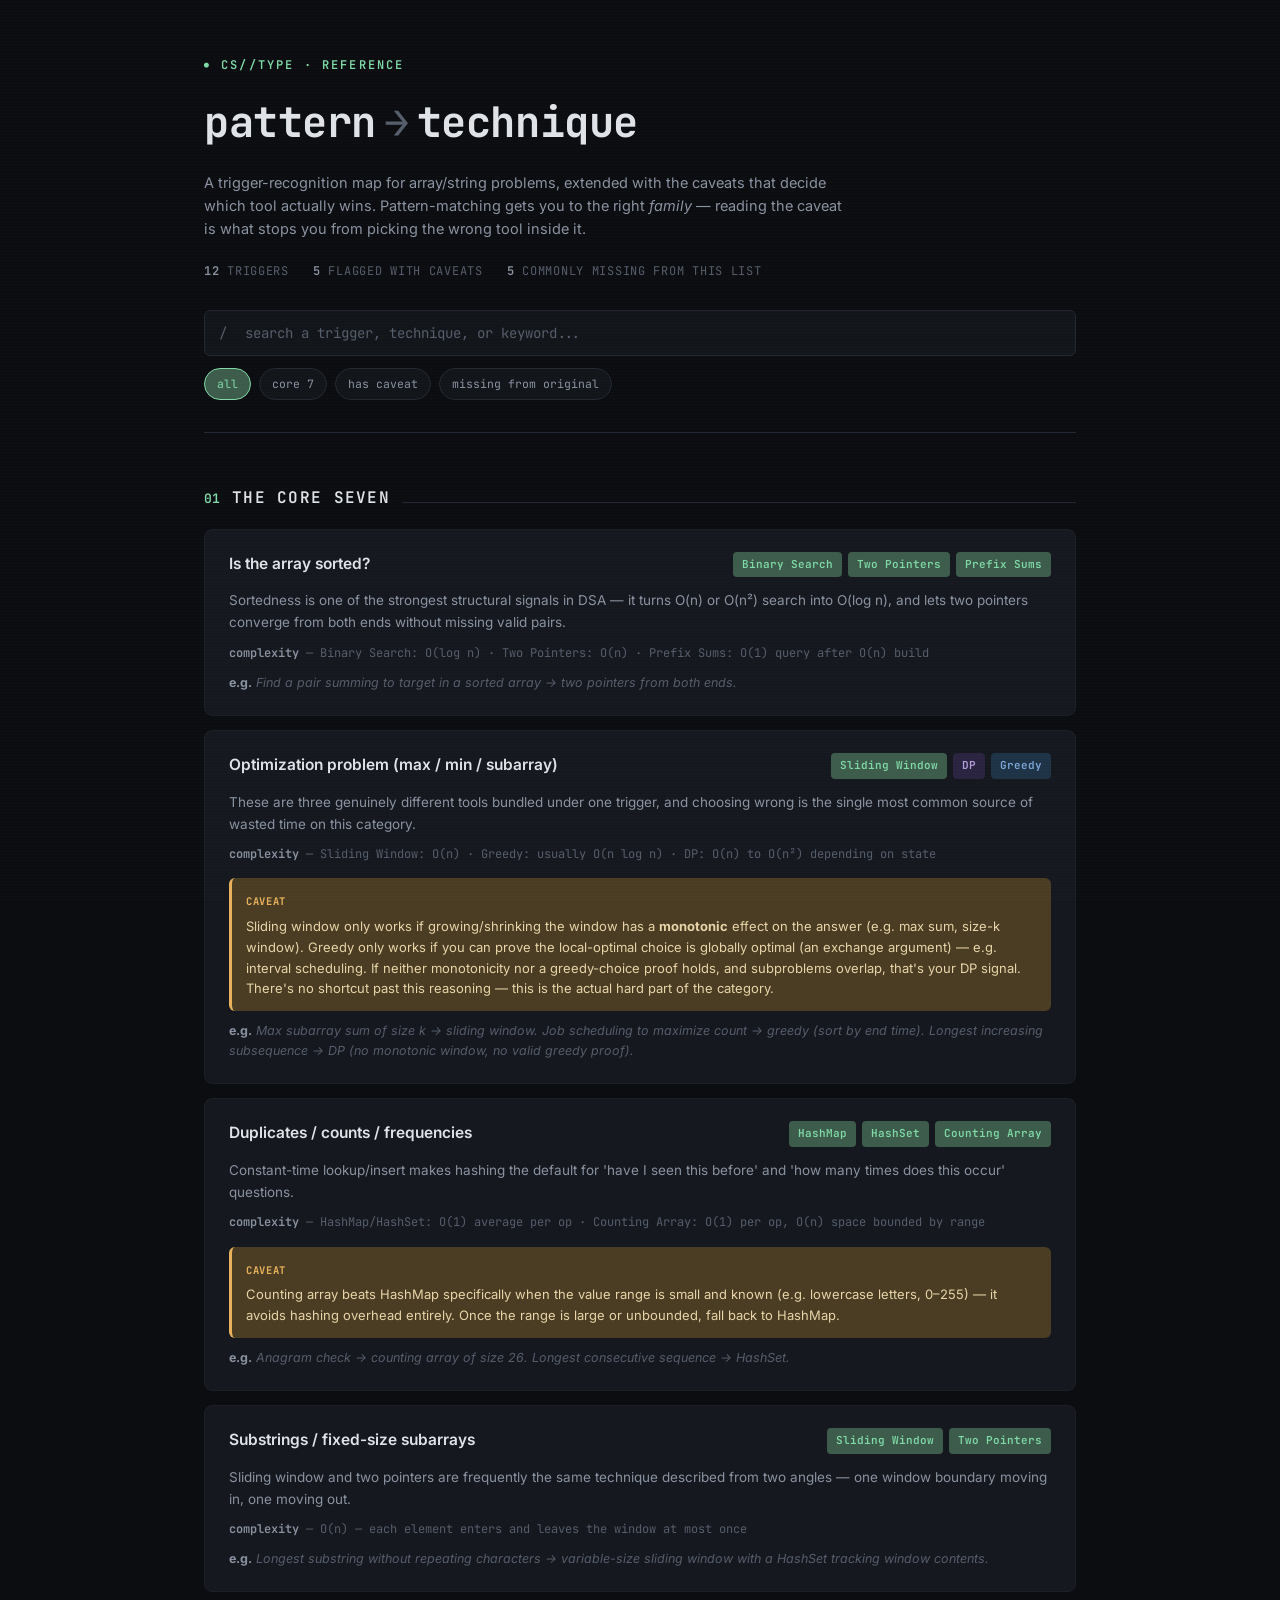
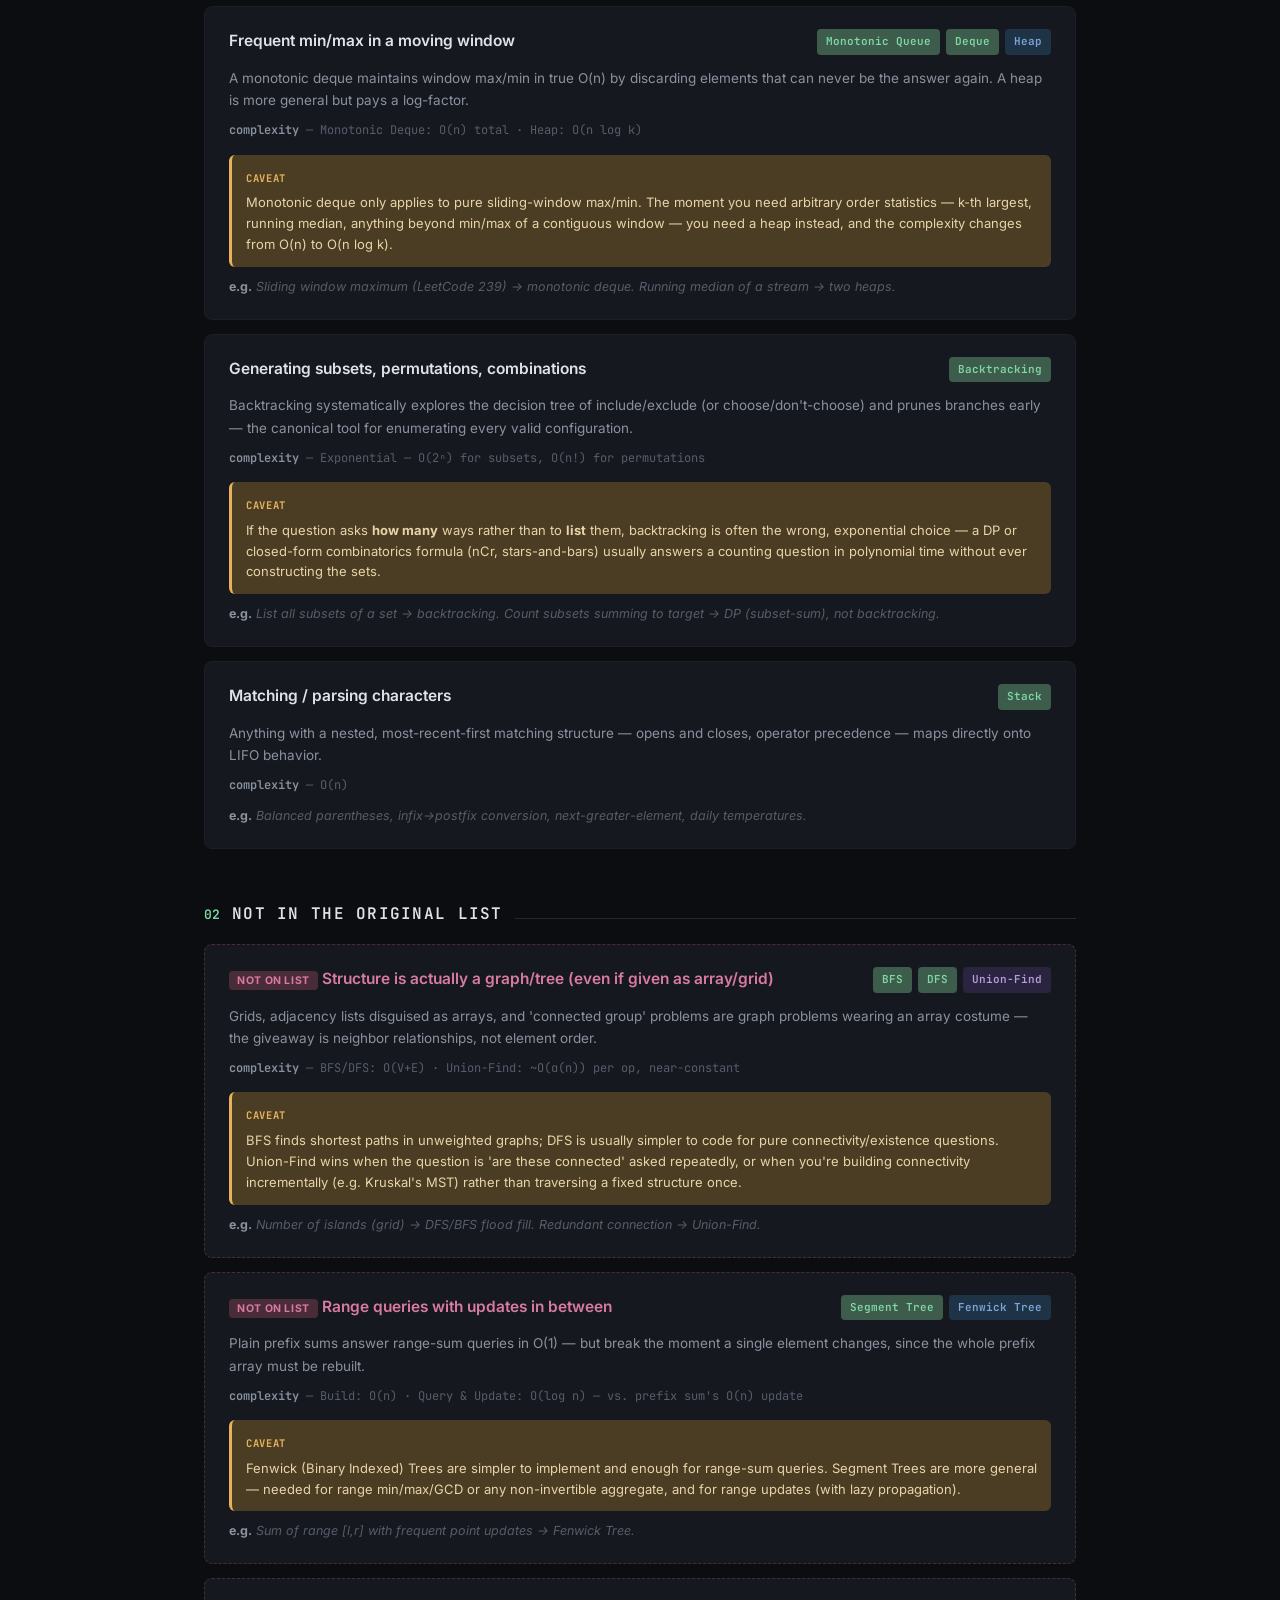
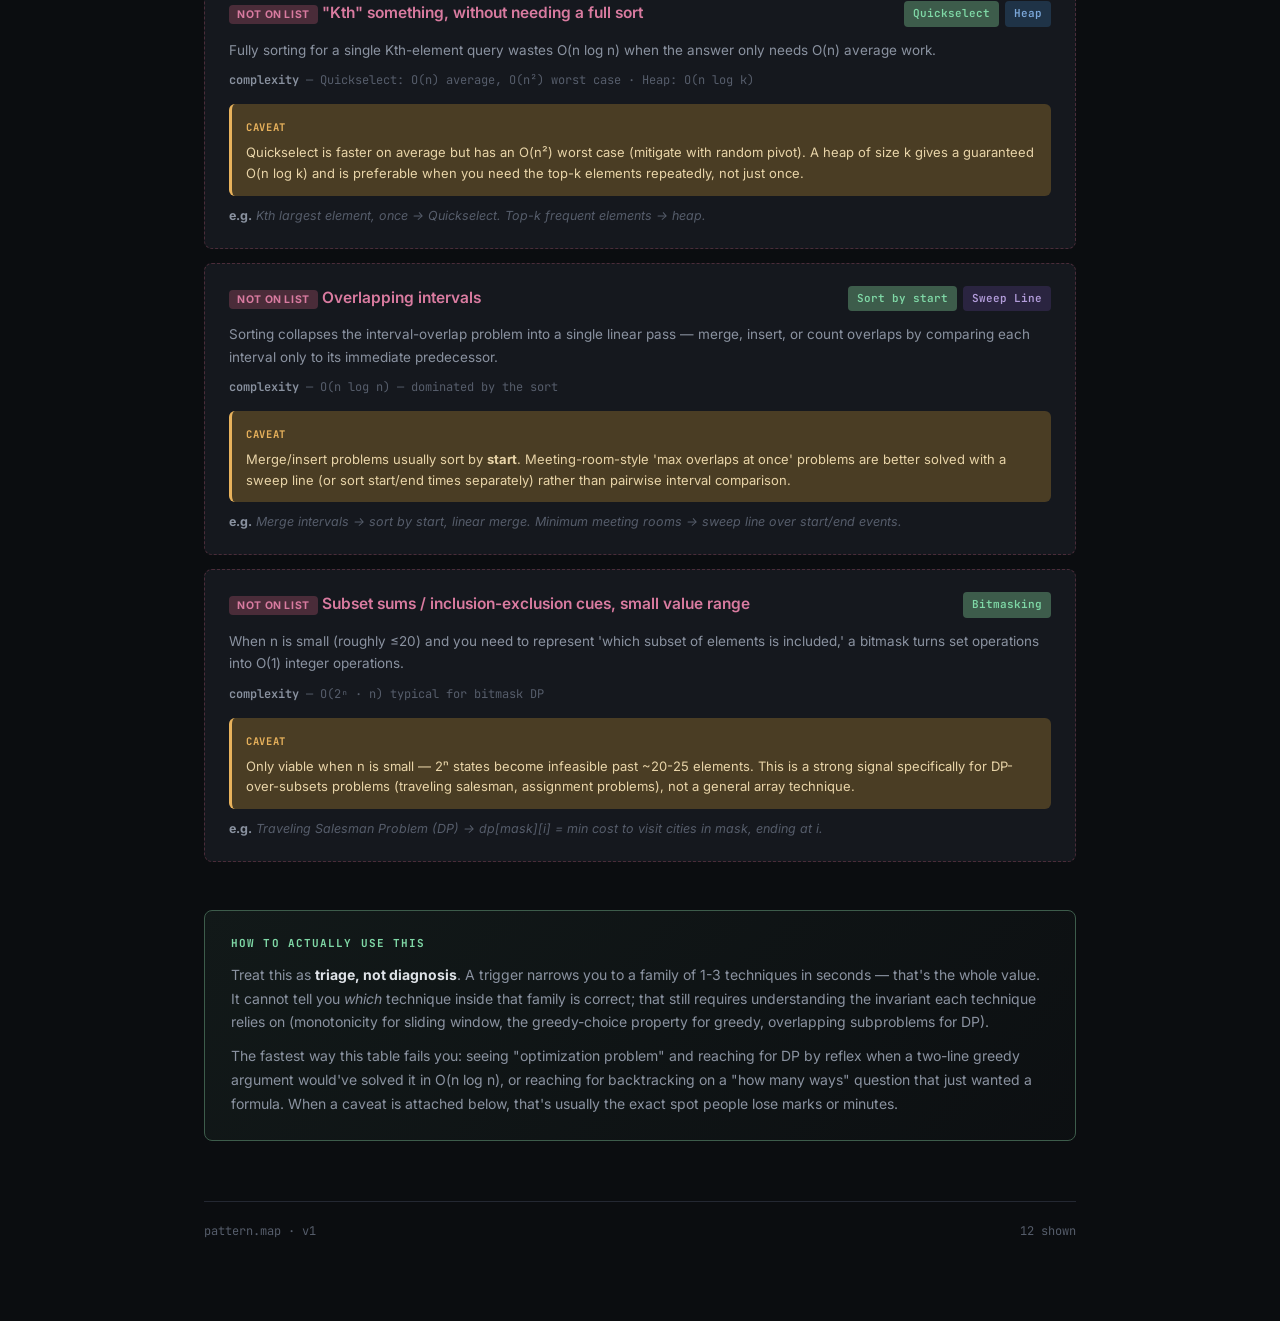
<file: dsa_pattern.html>
<!DOCTYPE html>
<html lang="en">
<head>
<meta charset="UTF-8">
<meta name="viewport" content="width=device-width, initial-scale=1.0">
<title>pattern.map // cs//type</title>
<link rel="preconnect" href="https://fonts.googleapis.com">
<link rel="preconnect" href="https://fonts.gstatic.com" crossorigin>
<link href="https://fonts.googleapis.com/css2?family=JetBrains+Mono:ital,wght@0,400;0,500;0,600;0,700;1,400&family=Inter:wght@400;500;600;700&display=swap" rel="stylesheet">
<style>
  :root{
    --bg:#0b0d10;
    --bg-raised:#12151a;
    --bg-card:#15181e;
    --border:#242832;
    --border-soft:#1c1f26;
    --text:#dfe3e8;
    --text-dim:#8a92a0;
    --text-faint:#565d6b;
    --accent:#7fd8a6;      /* phosphor green - "solved" */
    --accent-dim:#3d5c4b;
    --warn:#e8b25c;        /* amber - caveats */
    --warn-dim:#4a3d24;
    --miss:#d97ba0;        /* rose - "missing from list" */
    --miss-dim:#4a2c39;
    --link:#7ba7d9;
    --mono:'JetBrains Mono', monospace;
    --sans:'Inter', sans-serif;
  }
  *{box-sizing:border-box;}
  html,body{margin:0;padding:0;}
  body{
    background:var(--bg);
    color:var(--text);
    font-family:var(--mono);
    line-height:1.6;
    padding:0 0 80px 0;
  }
  body::before{
    content:'';
    position:fixed; inset:0;
    background:
      repeating-linear-gradient(0deg, rgba(255,255,255,0.012) 0px, rgba(255,255,255,0.012) 1px, transparent 1px, transparent 3px);
    pointer-events:none;
    z-index:1000;
  }
  .wrap{max-width:920px; margin:0 auto; padding:0 24px;}

  /* header */
  header{
    padding:56px 0 32px 0;
    border-bottom:1px solid var(--border);
  }
  .kicker{
    font-size:12px; letter-spacing:0.18em; text-transform:uppercase;
    color:var(--accent); font-weight:600; margin-bottom:14px;
    display:flex; align-items:center; gap:10px;
  }
  .kicker::before{content:'●'; font-size:8px; animation:blink 1.6s steps(1) infinite;}
  @keyframes blink{50%{opacity:0.15;}}
  h1{
    font-size:clamp(28px,4.5vw,42px); margin:0 0 12px 0; font-weight:700;
    letter-spacing:-0.01em;
  }
  h1 .arrow{color:var(--text-faint); font-weight:400; margin:0 8px;}
  .sub{color:var(--text-dim); font-size:14.5px; max-width:640px; font-family:var(--sans);}
  .sub code{color:var(--accent); background:transparent; font-family:var(--mono);}

  .meta-row{
    display:flex; gap:24px; margin-top:22px; flex-wrap:wrap;
    font-size:12px; color:var(--text-faint); text-transform:uppercase; letter-spacing:0.06em;
  }
  .meta-row span b{color:var(--text-dim); font-weight:600;}

  /* search */
  .search-bar{
    margin:28px 0 0 0; position:sticky; top:16px; z-index:10;
  }
  .search-bar input{
    width:100%; background:var(--bg-raised); border:1px solid var(--border);
    color:var(--text); font-family:var(--mono); font-size:14px;
    padding:13px 16px 13px 40px; border-radius:6px; outline:none;
    transition:border-color .15s;
  }
  .search-bar input:focus{border-color:var(--accent);}
  .search-bar input::placeholder{color:var(--text-faint);}
  .search-wrap{position:relative;}
  .search-wrap::before{
    content:'/'; position:absolute; left:15px; top:50%; transform:translateY(-50%);
    color:var(--text-faint); font-size:14px; pointer-events:none;
  }
  .filter-row{display:flex; gap:8px; margin-top:12px; flex-wrap:wrap;}
  .filter-chip{
    font-family:var(--mono); font-size:11.5px; padding:6px 12px; border-radius:100px;
    border:1px solid var(--border); background:var(--bg-raised); color:var(--text-dim);
    cursor:pointer; user-select:none; transition:all .12s;
  }
  .filter-chip:hover{border-color:var(--text-faint); color:var(--text);}
  .filter-chip.active{background:var(--accent-dim); border-color:var(--accent); color:var(--accent);}

  /* section labels */
  .section-label{
    margin:52px 0 18px 0; display:flex; align-items:baseline; gap:12px;
  }
  .section-label .n{color:var(--accent); font-size:13px; font-weight:600;}
  .section-label h2{font-size:16px; margin:0; text-transform:uppercase; letter-spacing:0.08em; font-weight:600;}
  .section-label .line{flex:1; height:1px; background:var(--border);}

  /* pattern card */
  .card{
    background:var(--bg-card); border:1px solid var(--border-soft);
    border-radius:8px; padding:22px 24px; margin-bottom:14px;
    transition:border-color .15s;
  }
  .card:hover{border-color:var(--border);}
  .card.missing{border-style:dashed; border-color:var(--miss-dim);}
  .card-head{display:flex; align-items:flex-start; justify-content:space-between; gap:16px; flex-wrap:wrap;}
  .trigger{
    font-size:15.5px; font-weight:600; color:var(--text); font-family:var(--sans);
    flex:1; min-width:220px;
  }
  .trigger .q{color:var(--text-faint); font-weight:400;}
  .techniques{display:flex; gap:6px; flex-wrap:wrap;}
  .tech-tag{
    font-size:11px; padding:4px 9px; border-radius:4px; font-weight:600;
    background:var(--accent-dim); color:var(--accent); white-space:nowrap;
  }
  .tech-tag.alt{background:#2a2440; color:#b39ddb;}
  .tech-tag.alt2{background:#1f3347; color:#7ba7d9;}

  .why{
    color:var(--text-dim); font-size:13.5px; margin-top:12px; font-family:var(--sans);
    line-height:1.65;
  }
  .why b{color:var(--text);}
  .complexity{
    margin-top:10px; font-size:12px; color:var(--text-faint);
  }
  .complexity b{color:var(--text-dim); font-weight:600;}

  .caveat{
    margin-top:14px; padding:12px 14px; border-radius:6px;
    background:var(--warn-dim); border-left:3px solid var(--warn);
    font-size:13px; color:#e8d4a8; font-family:var(--sans); line-height:1.6;
  }
  .caveat .tag{
    display:inline-block; font-family:var(--mono); font-size:10.5px; font-weight:700;
    color:var(--warn); text-transform:uppercase; letter-spacing:0.06em; margin-bottom:6px;
  }

  .example{
    margin-top:10px; font-size:12.5px; color:var(--text-faint); font-style:italic;
    font-family:var(--sans);
  }
  .example b{color:var(--text-dim); font-style:normal;}

  /* missing pattern card variant */
  .card.missing .trigger{color:var(--miss);}
  .miss-badge{
    font-size:10.5px; font-weight:700; text-transform:uppercase; letter-spacing:0.06em;
    color:var(--miss); background:var(--miss-dim); padding:3px 8px; border-radius:4px;
  }

  /* verdict box */
  .verdict{
    margin-top:48px; padding:24px 26px; border-radius:8px;
    background:linear-gradient(135deg, rgba(127,216,166,0.06), rgba(127,216,166,0.01));
    border:1px solid var(--accent-dim);
  }
  .verdict .kicker2{
    font-size:11px; letter-spacing:0.1em; text-transform:uppercase; color:var(--accent);
    font-weight:700; margin-bottom:10px;
  }
  .verdict p{margin:0; color:var(--text-dim); font-size:14px; font-family:var(--sans); line-height:1.7;}
  .verdict p + p{margin-top:10px;}
  .verdict b{color:var(--text);}

  footer{
    margin-top:60px; padding-top:20px; border-top:1px solid var(--border);
    color:var(--text-faint); font-size:12px; display:flex; justify-content:space-between; flex-wrap:wrap; gap:8px;
  }

  .hidden{display:none !important;}
  .no-results{
    text-align:center; padding:40px 0; color:var(--text-faint); font-size:13px; display:none;
  }

  @media (max-width:640px){
    header{padding:40px 0 24px 0;}
    .card{padding:18px;}
  }
</style>
</head>
<body>
<div class="wrap">

  <header>
    <div class="kicker">cs//type · reference</div>
    <h1>pattern<span class="arrow">→</span>technique</h1>
    <p class="sub">A trigger-recognition map for array/string problems, extended with the caveats that decide which tool actually wins. Pattern-matching gets you to the right <i>family</i> — reading the caveat is what stops you from picking the wrong tool inside it.</p>
    <div class="meta-row">
      <span><b>12</b> triggers</span>
      <span><b>5</b> flagged with caveats</span>
      <span><b>5</b> commonly missing from this list</span>
    </div>

    <div class="search-bar">
      <div class="search-wrap">
        <input type="text" id="search" placeholder="search a trigger, technique, or keyword...">
      </div>
      <div class="filter-row" id="filters">
        <div class="filter-chip active" data-filter="all">all</div>
        <div class="filter-chip" data-filter="core">core 7</div>
        <div class="filter-chip" data-filter="caveat">has caveat</div>
        <div class="filter-chip" data-filter="missing">missing from original</div>
      </div>
    </div>
  </header>

  <div class="section-label" data-group="core"><span class="n">01</span><h2>the core seven</h2><div class="line"></div></div>
  <div id="core-cards"></div>

  <div class="section-label" data-group="missing"><span class="n">02</span><h2>not in the original list</h2><div class="line"></div></div>
  <div id="missing-cards"></div>

  <div class="no-results" id="noResults">nothing matches that.</div>

  <div class="verdict">
    <div class="kicker2">how to actually use this</div>
    <p>Treat this as <b>triage, not diagnosis</b>. A trigger narrows you to a family of 1-3 techniques in seconds — that's the whole value. It cannot tell you <i>which</i> technique inside that family is correct; that still requires understanding the invariant each technique relies on (monotonicity for sliding window, the greedy-choice property for greedy, overlapping subproblems for DP).</p>
    <p>The fastest way this table fails you: seeing "optimization problem" and reaching for DP by reflex when a two-line greedy argument would've solved it in O(n log n), or reaching for backtracking on a "how many ways" question that just wanted a formula. When a caveat is attached below, that's usually the exact spot people lose marks or minutes.</p>
  </div>

  <footer>
    <span>pattern.map · v1</span>
    <span id="visibleCount">12 shown</span>
  </footer>
</div>

<script>
const DATA = [
  {
    group:"core",
    trigger:"Is the array sorted?",
    tech:[["Binary Search","a"],["Two Pointers","a"],["Prefix Sums","b"]],
    why:"Sortedness is one of the strongest structural signals in DSA — it turns O(n) or O(n²) search into O(log n), and lets two pointers converge from both ends without missing valid pairs.",
    complexity:"Binary Search: O(log n) · Two Pointers: O(n) · Prefix Sums: O(1) query after O(n) build",
    caveat:null,
    example:"Find a pair summing to target in a sorted array → two pointers from both ends."
  },
  {
    group:"core",
    trigger:"Optimization problem (max / min / subarray)",
    tech:[["Sliding Window","a"],["DP","alt"],["Greedy","alt2"]],
    why:"These are three genuinely different tools bundled under one trigger, and choosing wrong is the single most common source of wasted time on this category.",
    complexity:"Sliding Window: O(n) · Greedy: usually O(n log n) · DP: O(n) to O(n²) depending on state",
    caveat:"Sliding window only works if growing/shrinking the window has a <b>monotonic</b> effect on the answer (e.g. max sum, size-k window). Greedy only works if you can prove the local-optimal choice is globally optimal (an exchange argument) — e.g. interval scheduling. If neither monotonicity nor a greedy-choice proof holds, and subproblems overlap, that's your DP signal. There's no shortcut past this reasoning — this is the actual hard part of the category.",
    example:"Max subarray sum of size k → sliding window. Job scheduling to maximize count → greedy (sort by end time). Longest increasing subsequence → DP (no monotonic window, no valid greedy proof)."
  },
  {
    group:"core",
    trigger:"Duplicates / counts / frequencies",
    tech:[["HashMap","a"],["HashSet","a"],["Counting Array","b"]],
    why:"Constant-time lookup/insert makes hashing the default for 'have I seen this before' and 'how many times does this occur' questions.",
    complexity:"HashMap/HashSet: O(1) average per op · Counting Array: O(1) per op, O(n) space bounded by range",
    caveat:"Counting array beats HashMap specifically when the value range is small and known (e.g. lowercase letters, 0–255) — it avoids hashing overhead entirely. Once the range is large or unbounded, fall back to HashMap.",
    example:"Anagram check → counting array of size 26. Longest consecutive sequence → HashSet."
  },
  {
    group:"core",
    trigger:"Substrings / fixed-size subarrays",
    tech:[["Sliding Window","a"],["Two Pointers","a"]],
    why:"Sliding window and two pointers are frequently the same technique described from two angles — one window boundary moving in, one moving out.",
    complexity:"O(n) — each element enters and leaves the window at most once",
    caveat:null,
    example:"Longest substring without repeating characters → variable-size sliding window with a HashSet tracking window contents."
  },
  {
    group:"core",
    trigger:"Frequent min/max in a moving window",
    tech:[["Monotonic Queue","a"],["Deque","a"],["Heap","alt2"]],
    why:"A monotonic deque maintains window max/min in true O(n) by discarding elements that can never be the answer again. A heap is more general but pays a log-factor.",
    complexity:"Monotonic Deque: O(n) total · Heap: O(n log k)",
    caveat:"Monotonic deque only applies to pure sliding-window max/min. The moment you need arbitrary order statistics — k-th largest, running median, anything beyond min/max of a contiguous window — you need a heap instead, and the complexity changes from O(n) to O(n log k).",
    example:"Sliding window maximum (LeetCode 239) → monotonic deque. Running median of a stream → two heaps."
  },
  {
    group:"core",
    trigger:"Generating subsets, permutations, combinations",
    tech:[["Backtracking","a"]],
    why:"Backtracking systematically explores the decision tree of include/exclude (or choose/don't-choose) and prunes branches early — the canonical tool for enumerating every valid configuration.",
    complexity:"Exponential — O(2ⁿ) for subsets, O(n!) for permutations",
    caveat:"If the question asks <b>how many</b> ways rather than to <b>list</b> them, backtracking is often the wrong, exponential choice — a DP or closed-form combinatorics formula (nCr, stars-and-bars) usually answers a counting question in polynomial time without ever constructing the sets.",
    example:"List all subsets of a set → backtracking. Count subsets summing to target → DP (subset-sum), not backtracking."
  },
  {
    group:"core",
    trigger:"Matching / parsing characters",
    tech:[["Stack","a"]],
    why:"Anything with a nested, most-recent-first matching structure — opens and closes, operator precedence — maps directly onto LIFO behavior.",
    complexity:"O(n)",
    caveat:null,
    example:"Balanced parentheses, infix→postfix conversion, next-greater-element, daily temperatures."
  },

  {
    group:"missing",
    trigger:"Structure is actually a graph/tree (even if given as array/grid)",
    tech:[["BFS","a"],["DFS","a"],["Union-Find","alt"]],
    why:"Grids, adjacency lists disguised as arrays, and 'connected group' problems are graph problems wearing an array costume — the giveaway is neighbor relationships, not element order.",
    complexity:"BFS/DFS: O(V+E) · Union-Find: ~O(α(n)) per op, near-constant",
    caveat:"BFS finds shortest paths in unweighted graphs; DFS is usually simpler to code for pure connectivity/existence questions. Union-Find wins when the question is 'are these connected' asked repeatedly, or when you're building connectivity incrementally (e.g. Kruskal's MST) rather than traversing a fixed structure once.",
    example:"Number of islands (grid) → DFS/BFS flood fill. Redundant connection → Union-Find."
  },
  {
    group:"missing",
    trigger:"Range queries with updates in between",
    tech:[["Segment Tree","a"],["Fenwick Tree","alt2"]],
    why:"Plain prefix sums answer range-sum queries in O(1) — but break the moment a single element changes, since the whole prefix array must be rebuilt.",
    complexity:"Build: O(n) · Query & Update: O(log n) — vs. prefix sum's O(n) update",
    caveat:"Fenwick (Binary Indexed) Trees are simpler to implement and enough for range-sum queries. Segment Trees are more general — needed for range min/max/GCD or any non-invertible aggregate, and for range updates (with lazy propagation).",
    example:"Sum of range [l,r] with frequent point updates → Fenwick Tree."
  },
  {
    group:"missing",
    trigger:"\"Kth\" something, without needing a full sort",
    tech:[["Quickselect","a"],["Heap","alt2"]],
    why:"Fully sorting for a single Kth-element query wastes O(n log n) when the answer only needs O(n) average work.",
    complexity:"Quickselect: O(n) average, O(n²) worst case · Heap: O(n log k)",
    caveat:"Quickselect is faster on average but has an O(n²) worst case (mitigate with random pivot). A heap of size k gives a guaranteed O(n log k) and is preferable when you need the top-k elements repeatedly, not just once.",
    example:"Kth largest element, once → Quickselect. Top-k frequent elements → heap."
  },
  {
    group:"missing",
    trigger:"Overlapping intervals",
    tech:[["Sort by start","a"],["Sweep Line","alt"]],
    why:"Sorting collapses the interval-overlap problem into a single linear pass — merge, insert, or count overlaps by comparing each interval only to its immediate predecessor.",
    complexity:"O(n log n) — dominated by the sort",
    caveat:"Merge/insert problems usually sort by <b>start</b>. Meeting-room-style 'max overlaps at once' problems are better solved with a sweep line (or sort start/end times separately) rather than pairwise interval comparison.",
    example:"Merge intervals → sort by start, linear merge. Minimum meeting rooms → sweep line over start/end events."
  },
  {
    group:"missing",
    trigger:"Subset sums / inclusion-exclusion cues, small value range",
    tech:[["Bitmasking","a"]],
    why:"When n is small (roughly ≤20) and you need to represent 'which subset of elements is included,' a bitmask turns set operations into O(1) integer operations.",
    complexity:"O(2ⁿ · n) typical for bitmask DP",
    caveat:"Only viable when n is small — 2ⁿ states become infeasible past ~20-25 elements. This is a strong signal specifically for DP-over-subsets problems (traveling salesman, assignment problems), not a general array technique.",
    example:"Traveling Salesman Problem (DP) → dp[mask][i] = min cost to visit cities in mask, ending at i."
  }
];

function tagClass(t){return t[1] === 'a' ? '' : t[1];}

function renderCard(item){
  const isMissing = item.group === 'missing';
  const techTags = item.tech.map(t => `<span class="tech-tag ${tagClass(t)}">${t[0]}</span>`).join('');
  return `
  <div class="card ${isMissing ? 'missing' : ''}" data-group="${item.group}" data-search="${(item.trigger+' '+item.tech.map(t=>t[0]).join(' ')+' '+item.why+' '+(item.caveat||'')+' '+item.example).toLowerCase()}">
    <div class="card-head">
      <div class="trigger">${isMissing ? '<span class="miss-badge">not on list</span> ' : ''}${item.trigger}</div>
      <div class="techniques">${techTags}</div>
    </div>
    <div class="why">${item.why}</div>
    <div class="complexity"><b>complexity</b> — ${item.complexity}</div>
    ${item.caveat ? `<div class="caveat"><span class="tag">caveat</span><br>${item.caveat}</div>` : ''}
    <div class="example"><b>e.g.</b> ${item.example}</div>
  </div>`;
}

const coreEl = document.getElementById('core-cards');
const missEl = document.getElementById('missing-cards');
DATA.forEach(item=>{
  const html = renderCard(item);
  if(item.group === 'core') coreEl.insertAdjacentHTML('beforeend', html);
  else missEl.insertAdjacentHTML('beforeend', html);
});

const allCards = () => Array.from(document.querySelectorAll('.card'));
const searchInput = document.getElementById('search');
const chips = Array.from(document.querySelectorAll('.filter-chip'));
const noResults = document.getElementById('noResults');
const visibleCount = document.getElementById('visibleCount');
const sectionLabels = Array.from(document.querySelectorAll('.section-label'));

let activeFilter = 'all';

function applyFilters(){
  const q = searchInput.value.trim().toLowerCase();
  let shown = 0;
  allCards().forEach(card=>{
    const group = card.dataset.group;
    const hasCaveat = card.querySelector('.caveat') !== null;
    let pass = true;

    if(activeFilter === 'core' && group !== 'core') pass = false;
    if(activeFilter === 'missing' && group !== 'missing') pass = false;
    if(activeFilter === 'caveat' && !hasCaveat) pass = false;

    if(pass && q){
      pass = card.dataset.search.includes(q);
    }

    card.classList.toggle('hidden', !pass);
    if(pass) shown++;
  });

  // toggle section labels if all their cards are hidden
  sectionLabels.forEach(label=>{
    const group = label.dataset.group;
    const container = group === 'core' ? coreEl : missEl;
    const anyVisible = Array.from(container.children).some(c => !c.classList.contains('hidden'));
    label.classList.toggle('hidden', !anyVisible);
    container.classList.toggle('hidden', !anyVisible);
  });

  noResults.style.display = shown === 0 ? 'block' : 'none';
  visibleCount.textContent = shown + ' shown';
}

searchInput.addEventListener('input', applyFilters);
chips.forEach(chip=>{
  chip.addEventListener('click', ()=>{
    chips.forEach(c=>c.classList.remove('active'));
    chip.classList.add('active');
    activeFilter = chip.dataset.filter;
    applyFilters();
  });
});

applyFilters();
</script>
</body>
</html>
</file>
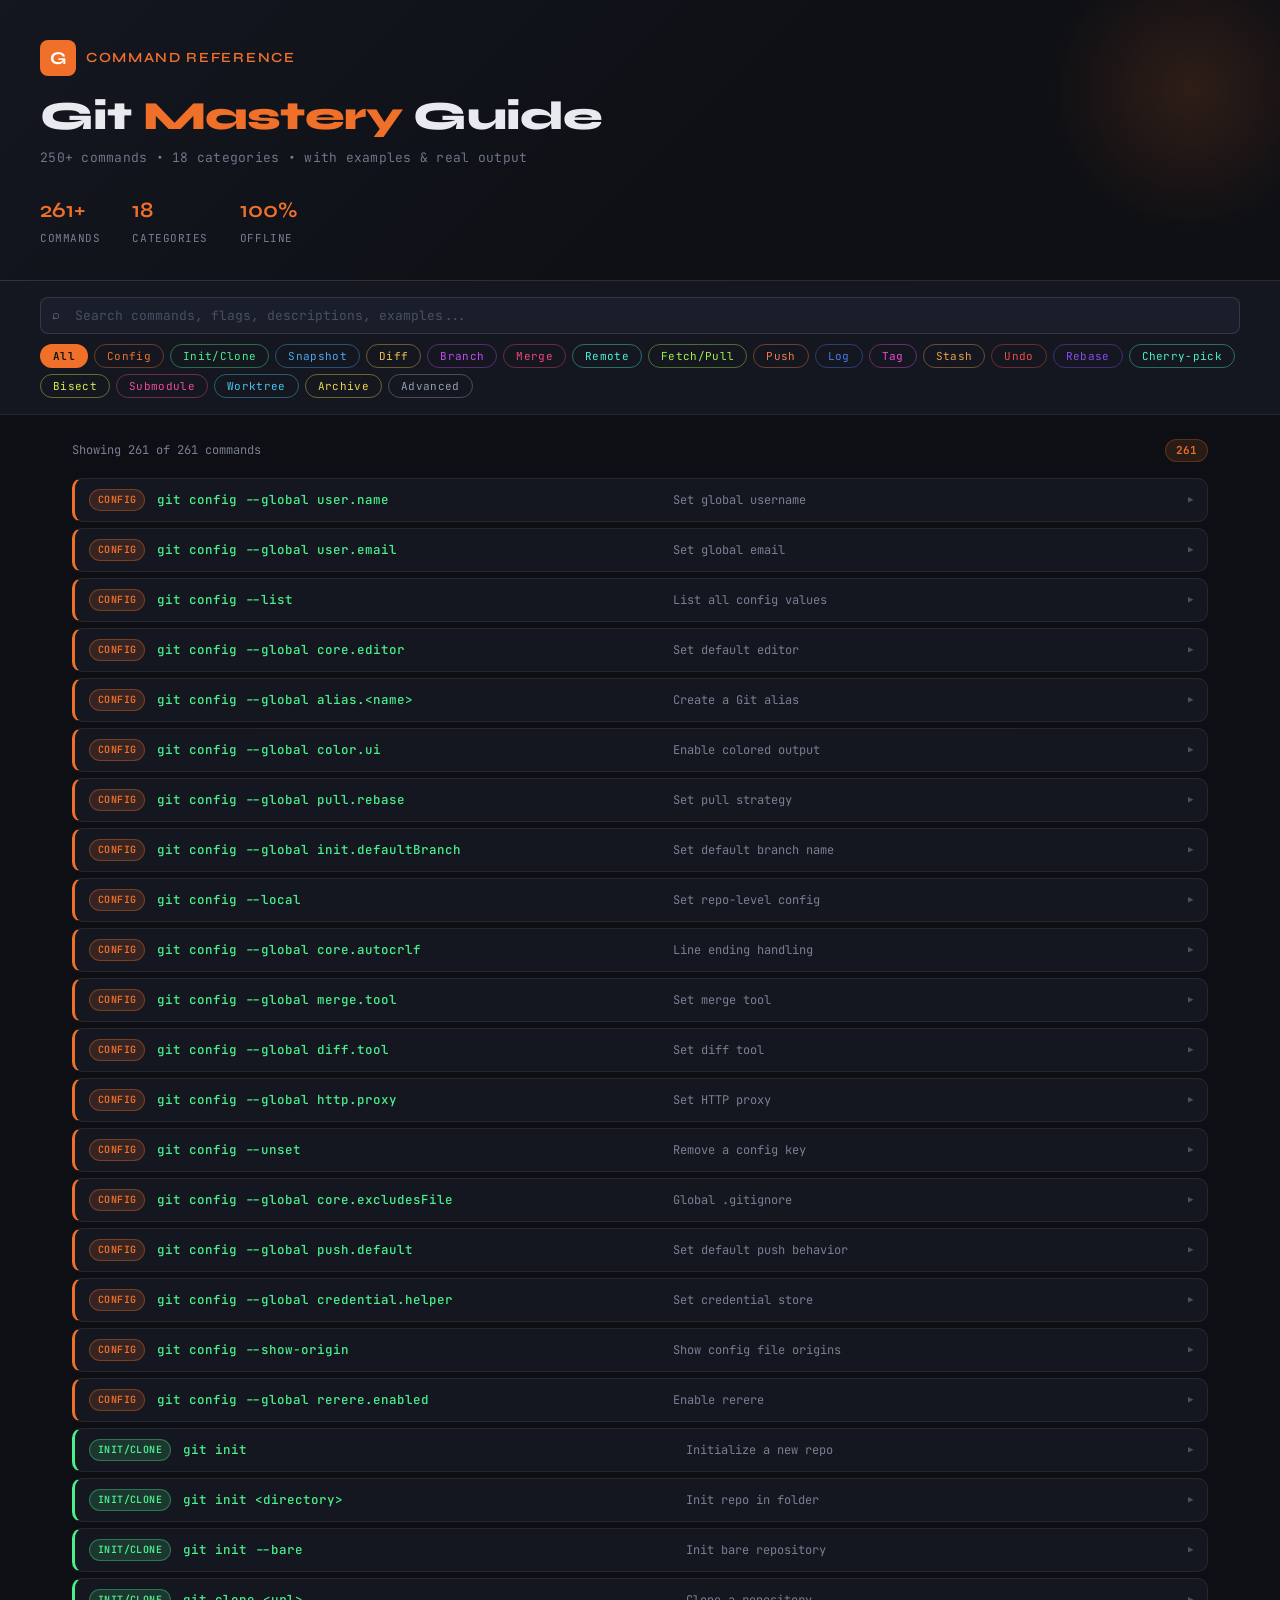
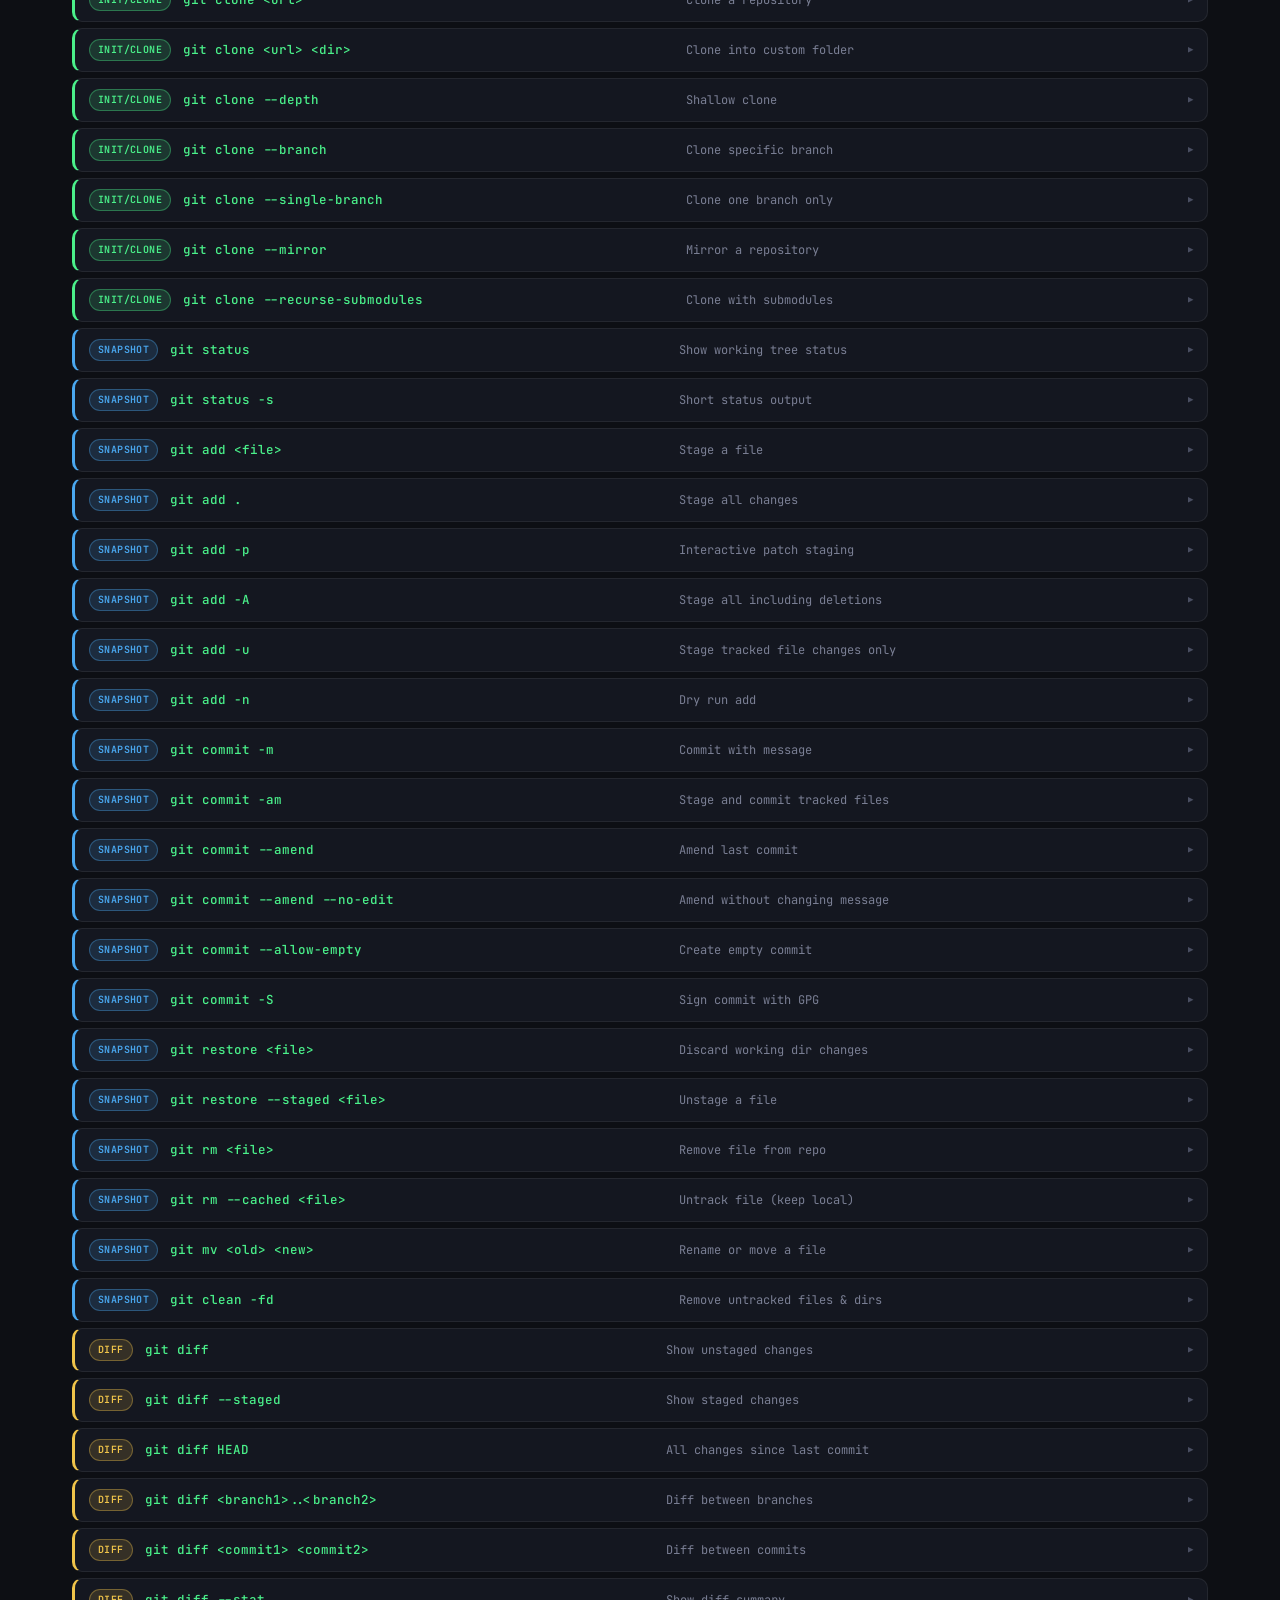
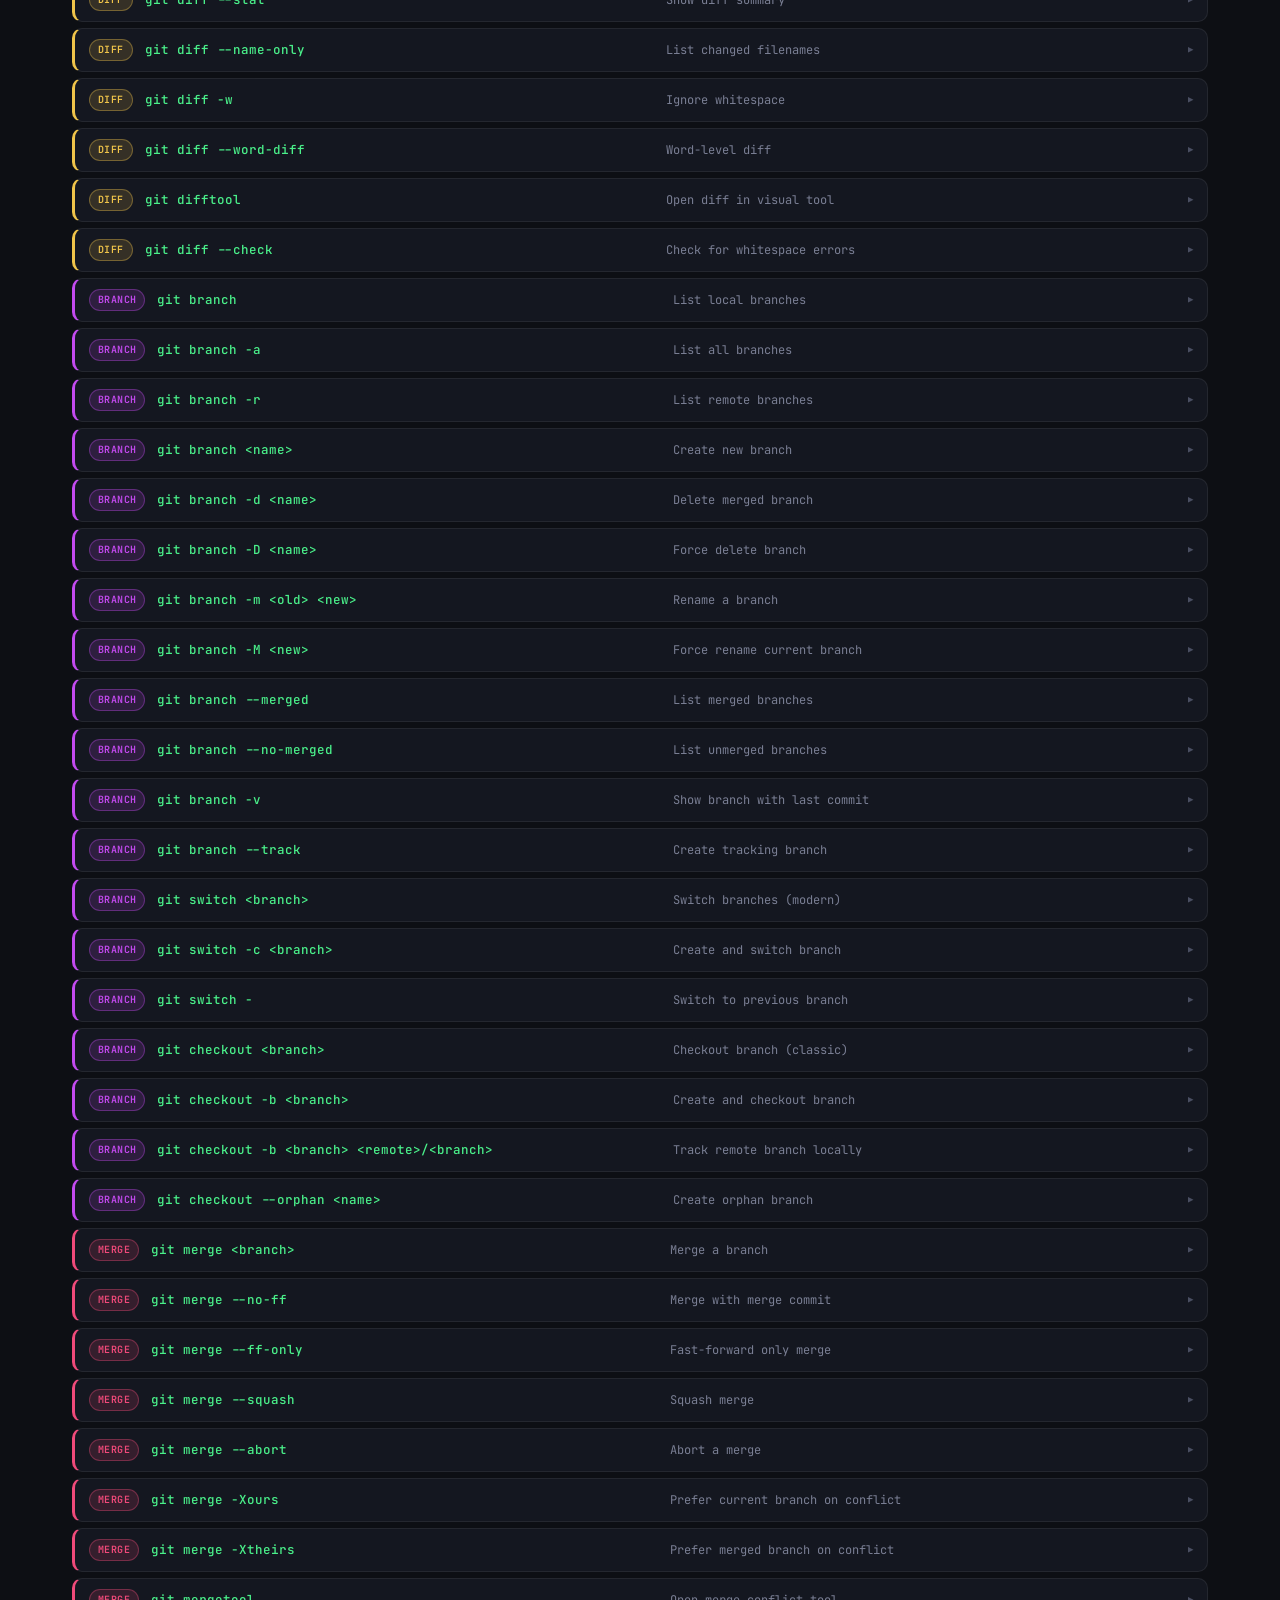
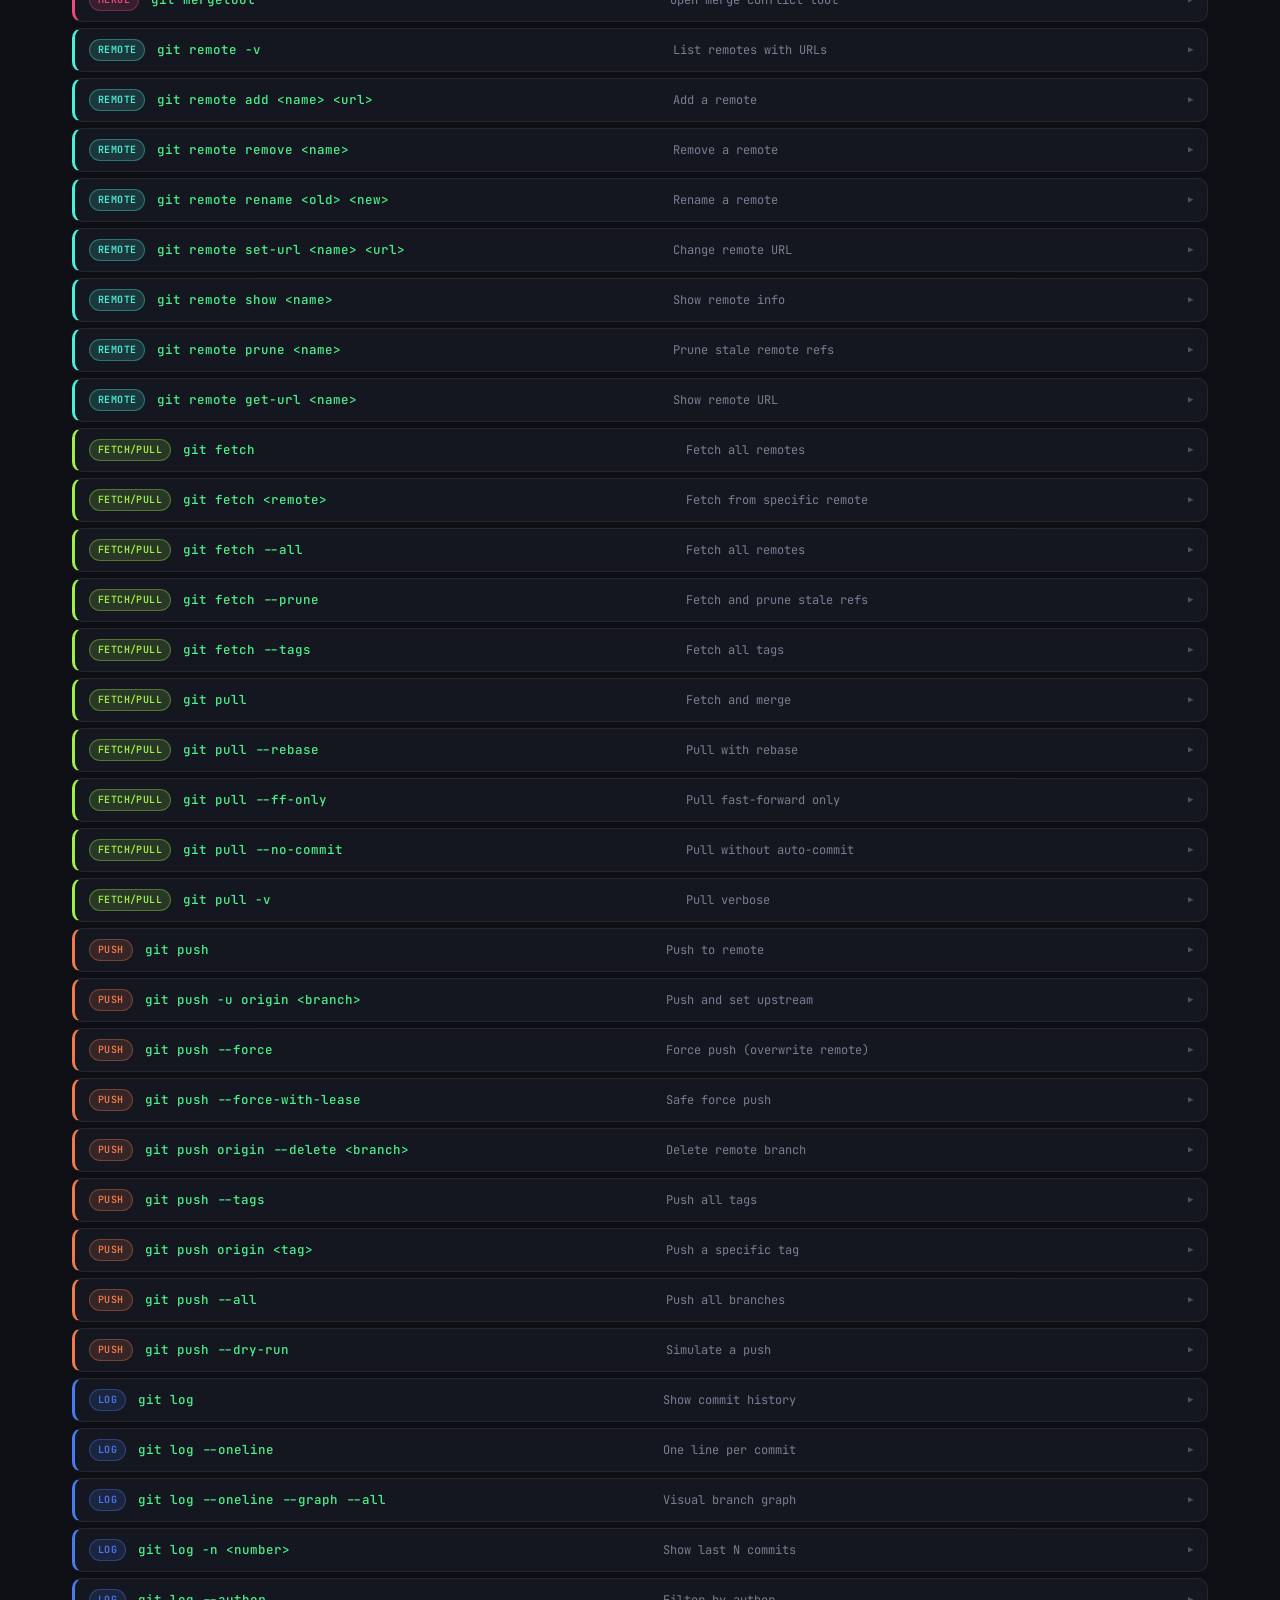
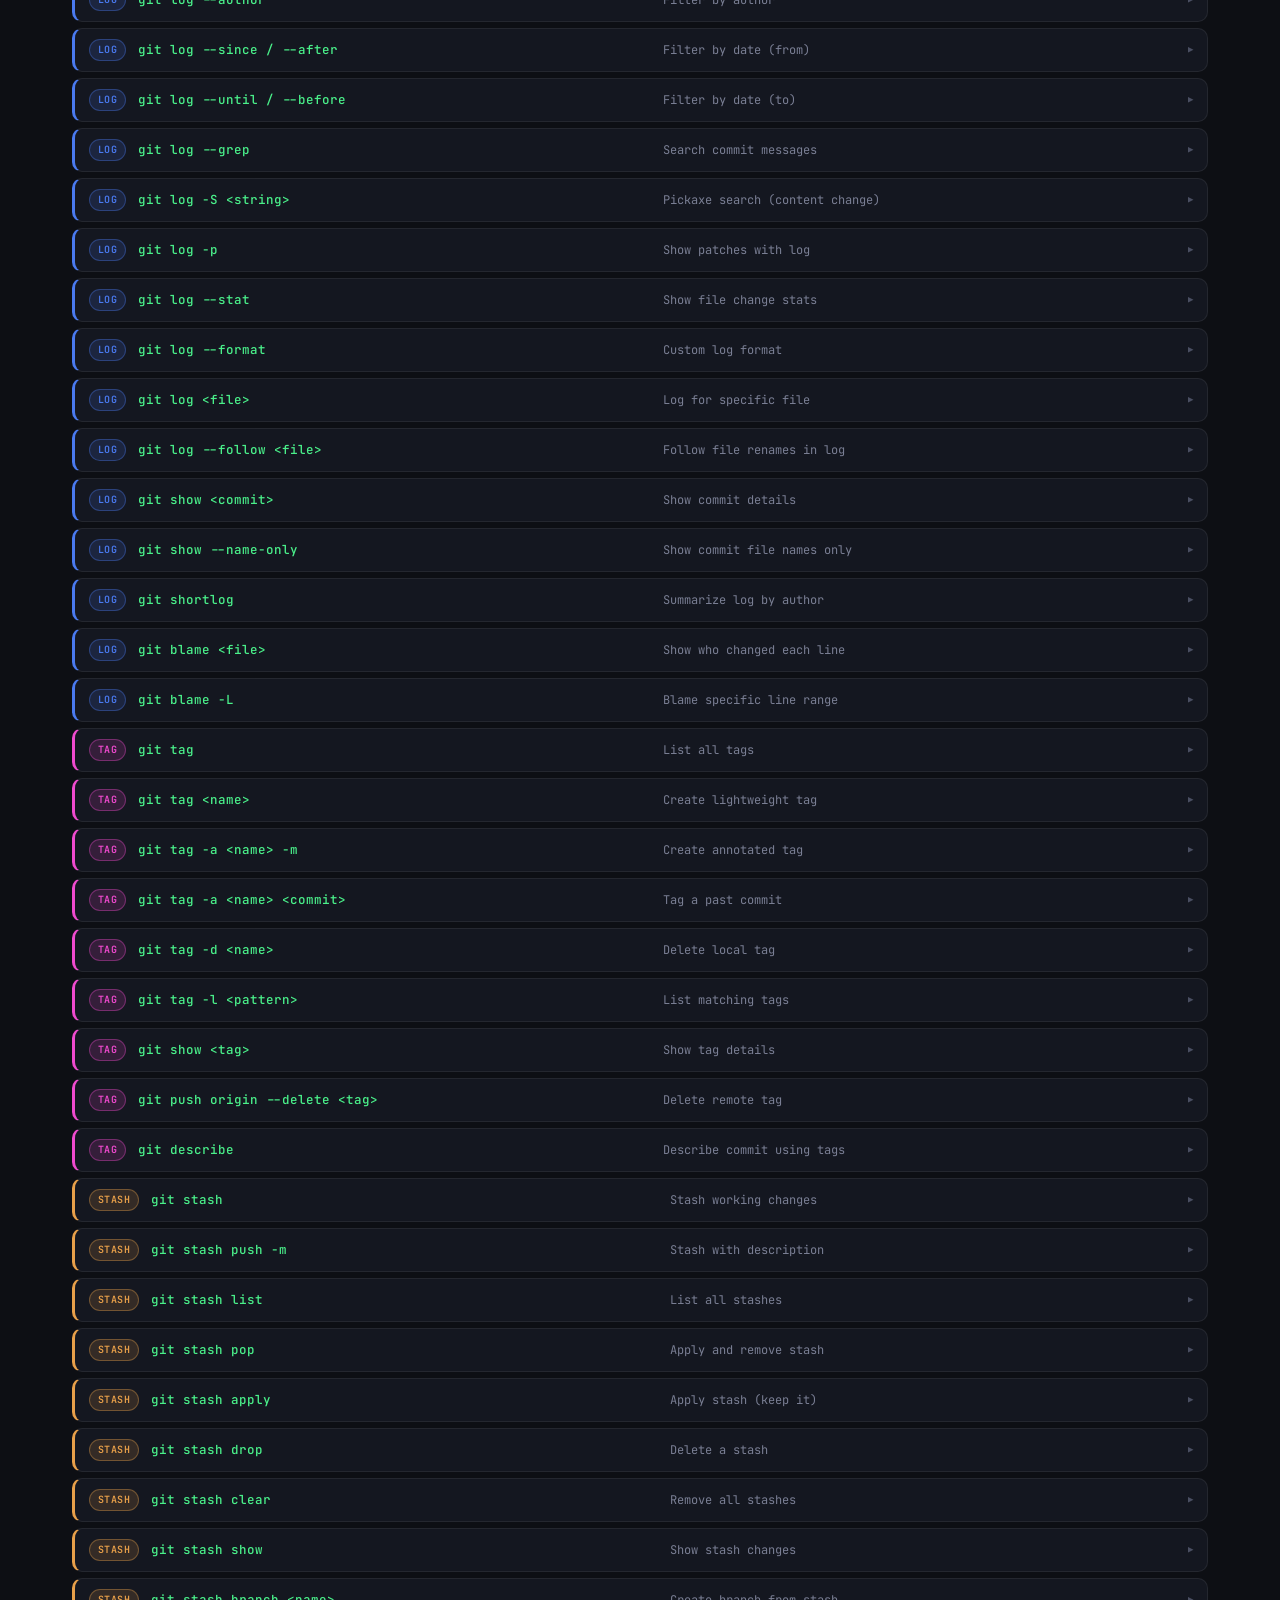
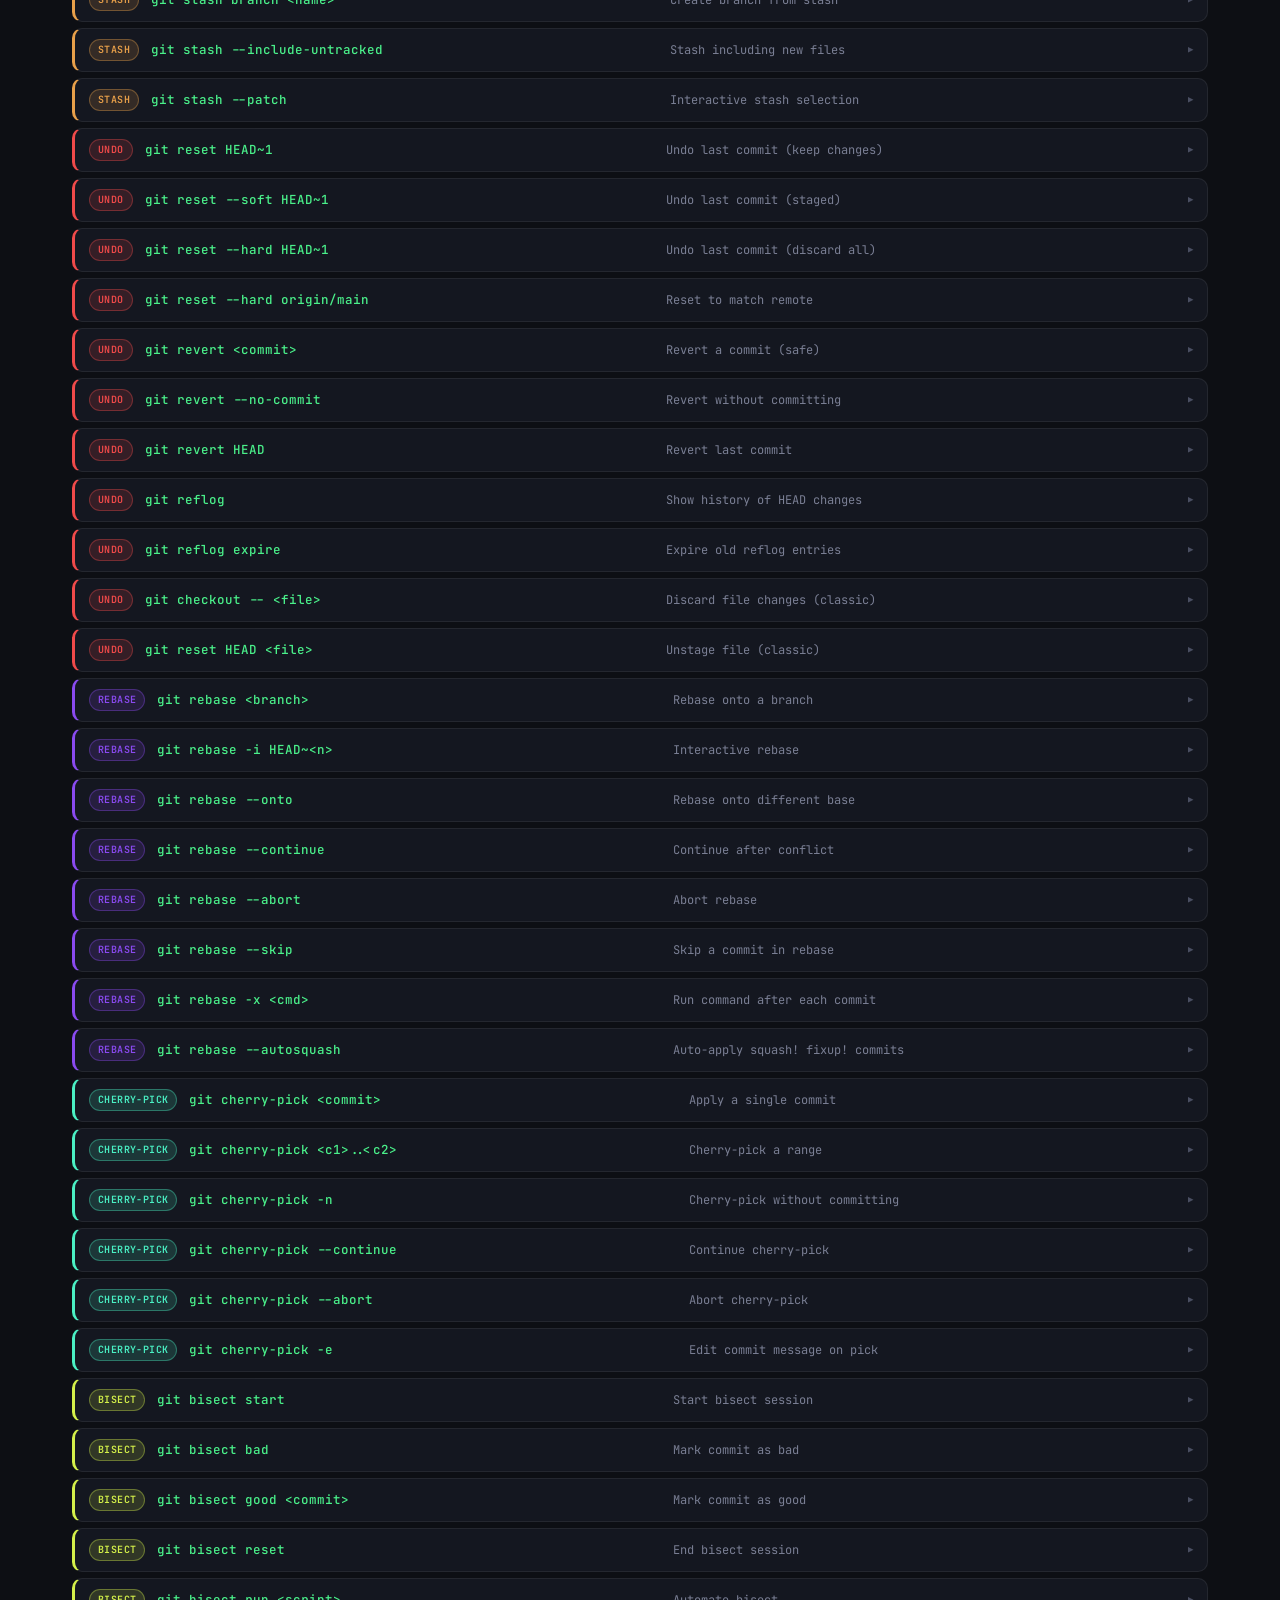
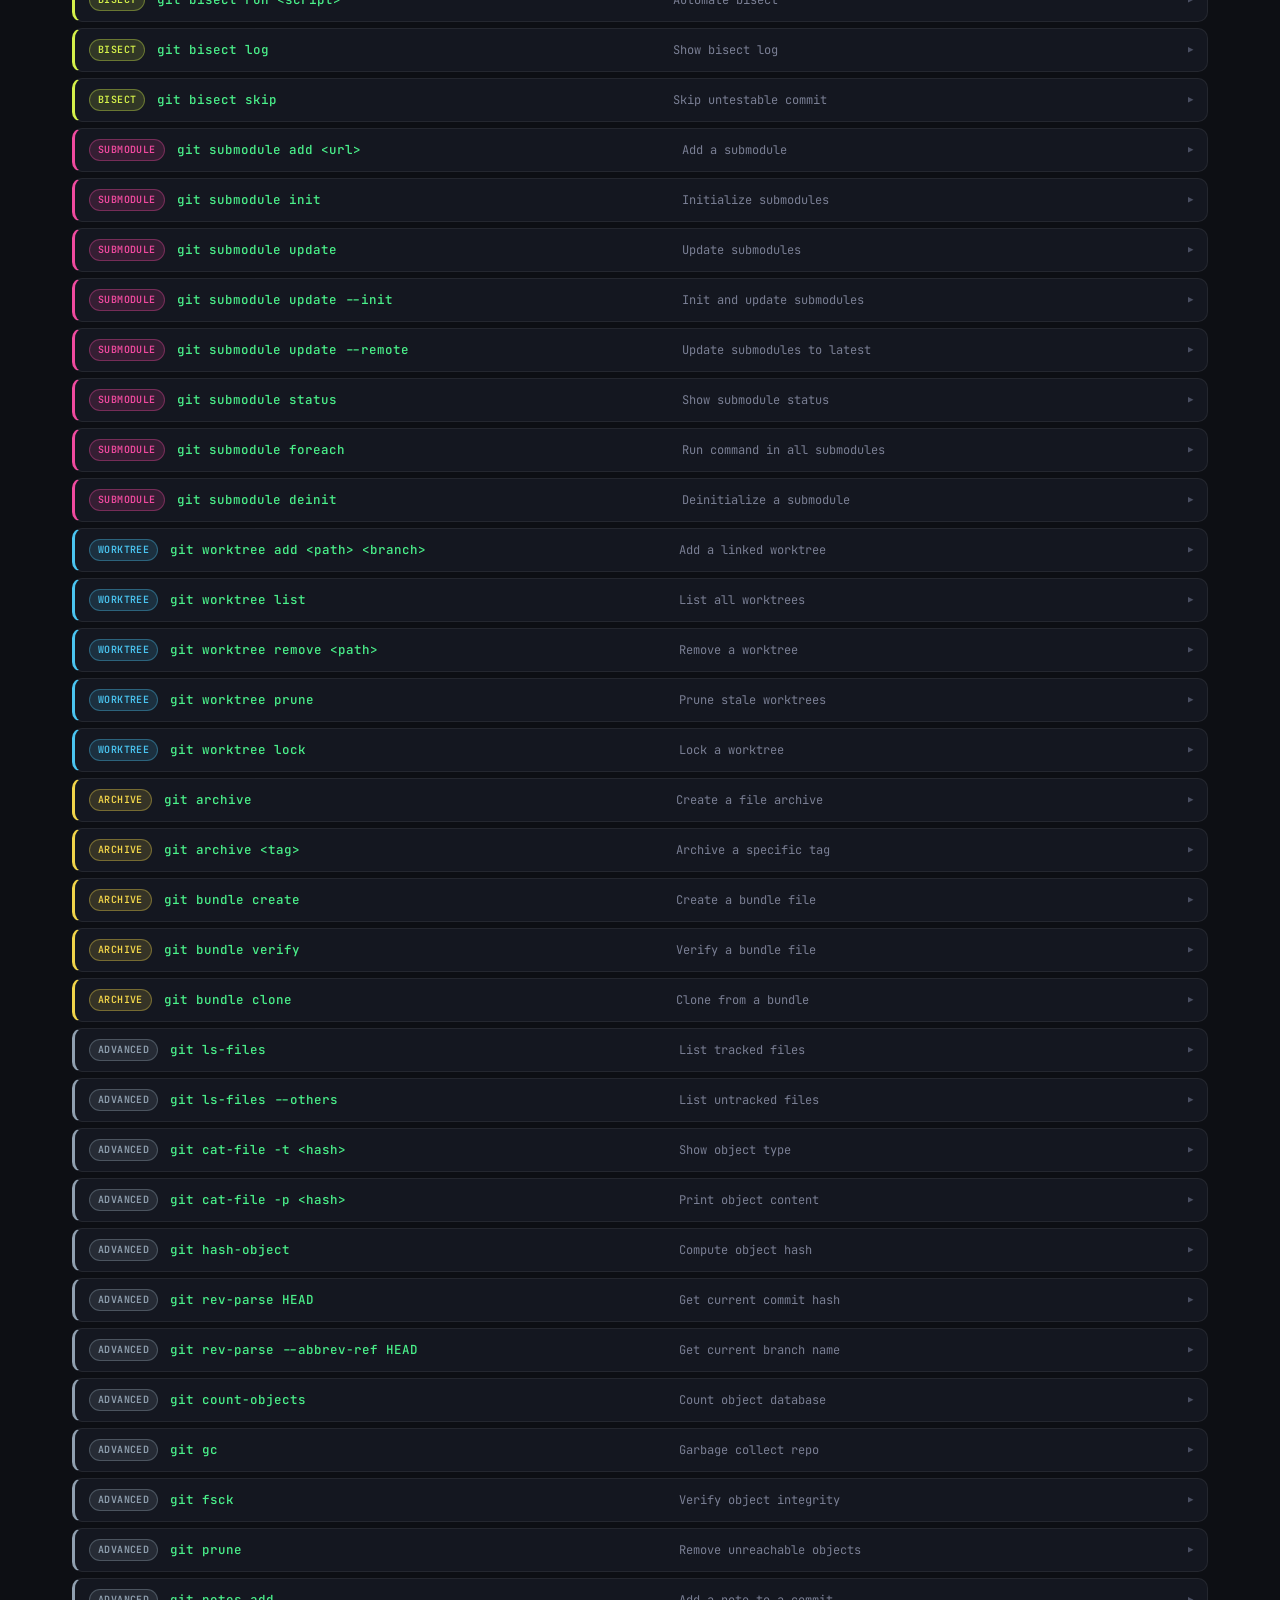
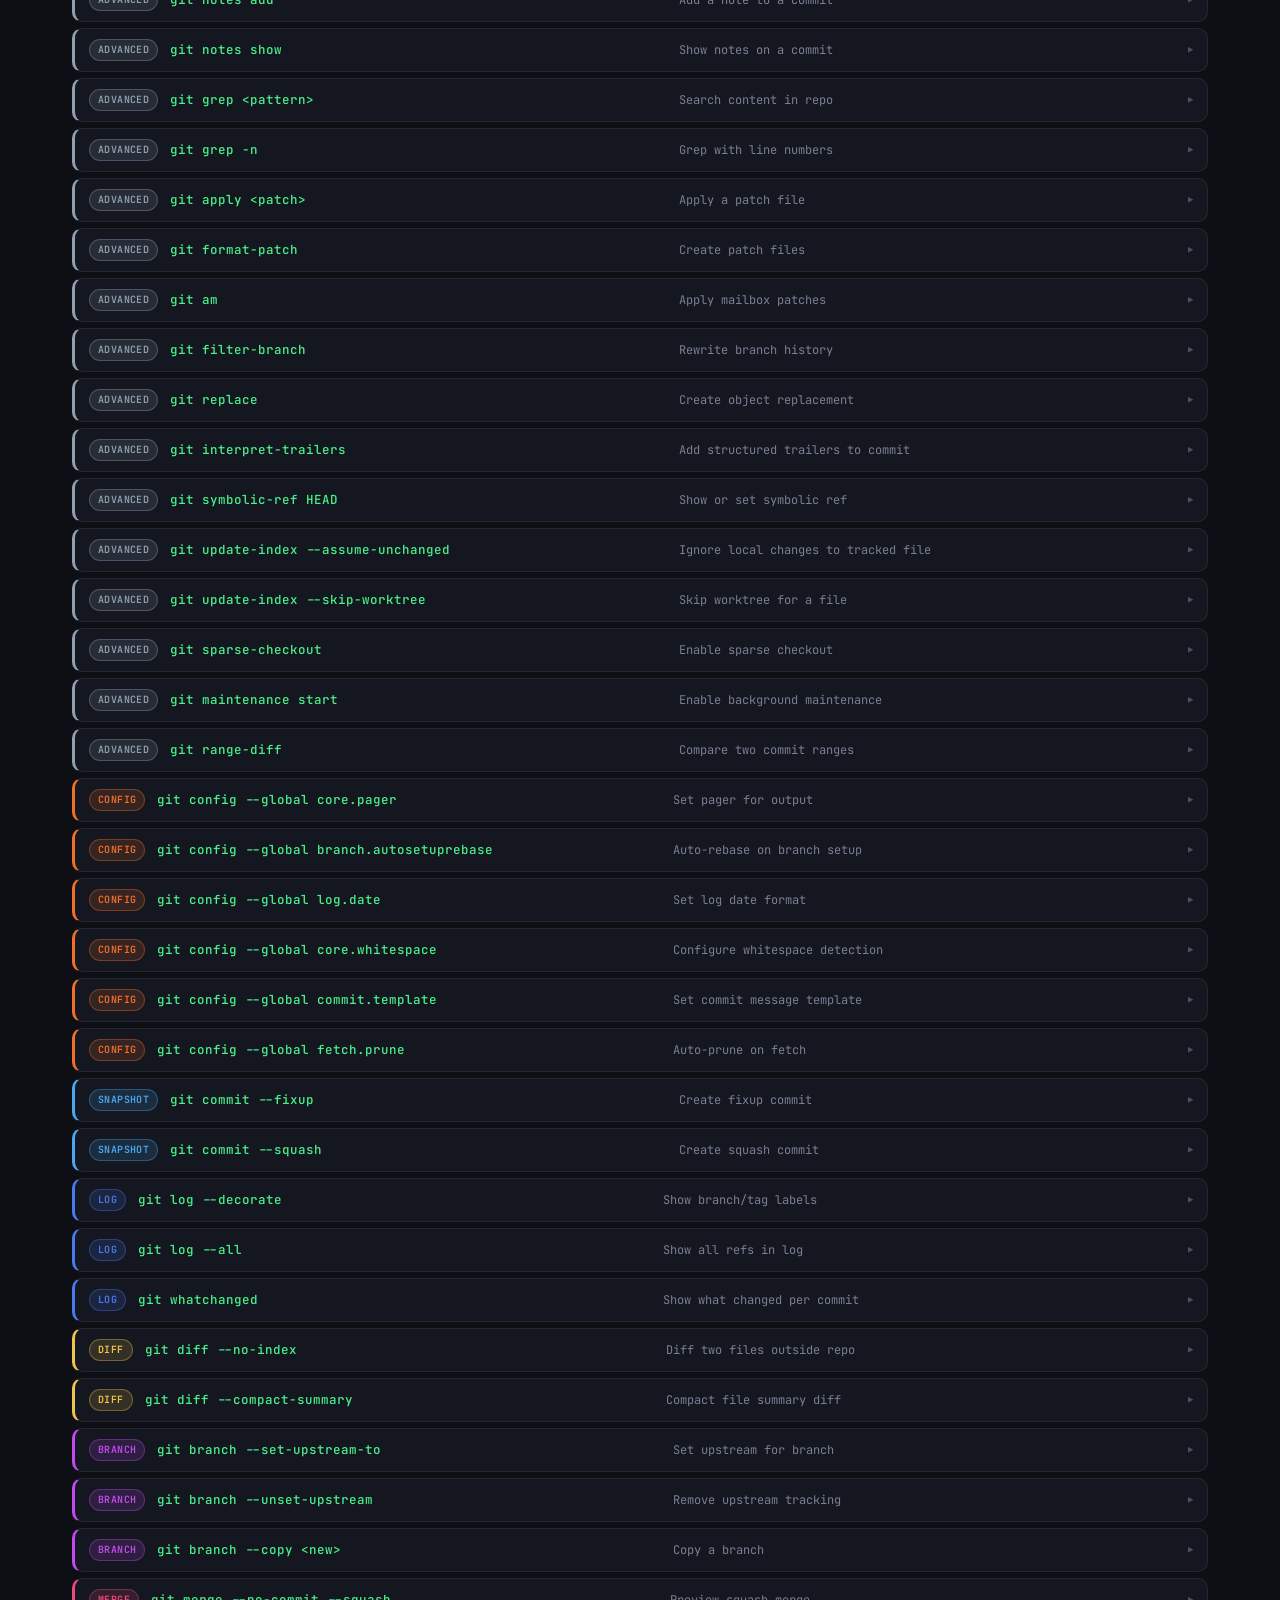
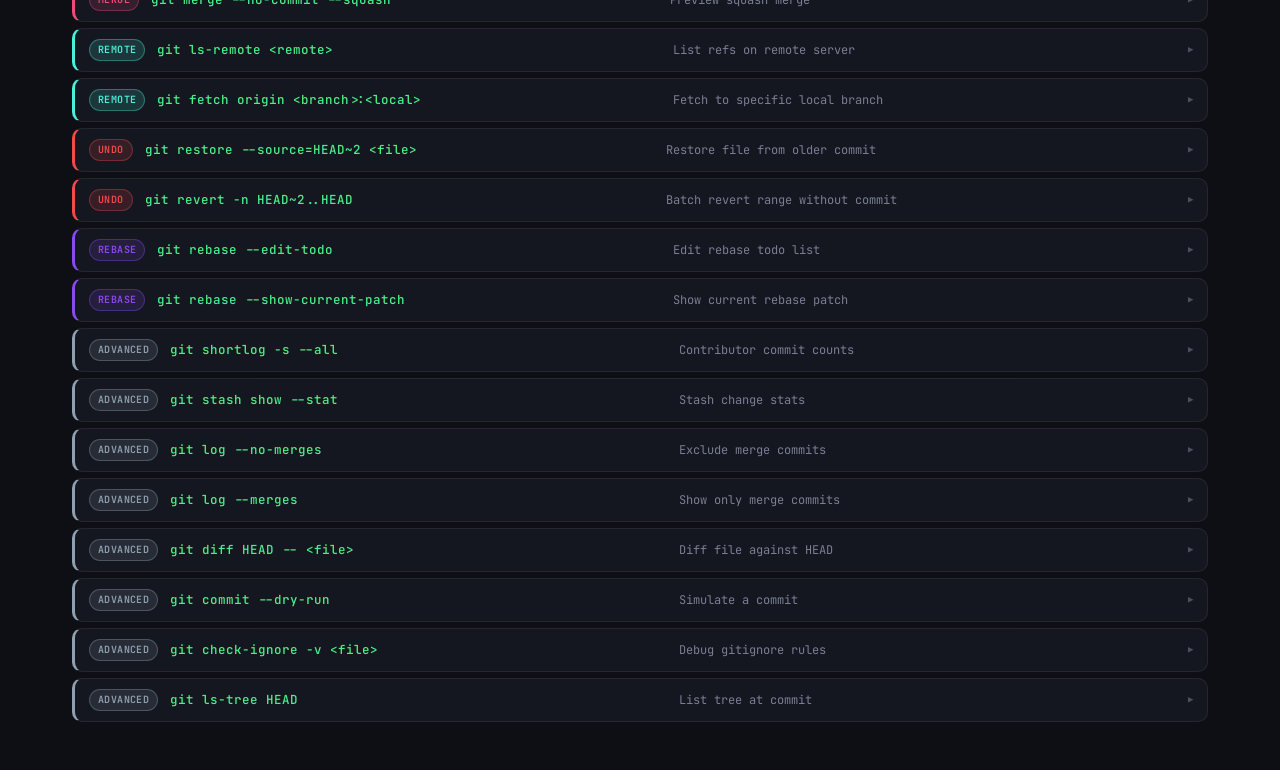
<file: git_reference.html>
<!DOCTYPE html>
<html lang="en">
<head>
<meta charset="UTF-8"/>
<meta name="viewport" content="width=device-width, initial-scale=1.0"/>
<title>Git Command Reference — 250+ Commands</title>
<link rel="preconnect" href="https://fonts.googleapis.com"/>
<link rel="preconnect" href="https://fonts.gstatic.com" crossorigin/>
<link href="https://fonts.googleapis.com/css2?family=JetBrains+Mono:wght@300;400;500;600&family=Syne:wght@400;600;700;800&display=swap" rel="stylesheet"/>
<style>
:root {
  --bg: #0d0f14;
  --surface: #141720;
  --surface2: #1a1e2a;
  --border: rgba(255,255,255,0.07);
  --border2: rgba(255,255,255,0.12);
  --text: #e8eaf0;
  --muted: #7a7f94;
  --hint: #4a4f62;
  --orange: #f0702a;
  --orange-dim: rgba(240,112,42,0.12);
  --orange-glow: rgba(240,112,42,0.25);
  --green: #4af08a;
  --green-dim: rgba(74,240,138,0.08);
  --mono: 'JetBrains Mono', monospace;
  --display: 'Syne', sans-serif;
}
*, *::before, *::after { box-sizing: border-box; margin: 0; padding: 0; }

body {
  font-family: var(--mono);
  background: var(--bg);
  color: var(--text);
  min-height: 100vh;
  line-height: 1.6;
}

/* ---- HEADER ---- */
.header {
  background: linear-gradient(135deg, #141720 0%, #0d0f14 60%);
  border-bottom: 1px solid var(--border2);
  padding: 2.5rem 2rem 2rem;
  position: relative;
  overflow: hidden;
}
.header::before {
  content: '';
  position: absolute;
  top: -60px; right: -60px;
  width: 300px; height: 300px;
  background: radial-gradient(circle, rgba(240,112,42,0.15) 0%, transparent 70%);
  pointer-events: none;
}
.header-inner { max-width: 1200px; margin: 0 auto; }
.git-logo {
  display: inline-flex; align-items: center; gap: 10px;
  margin-bottom: 1rem;
}
.git-icon {
  width: 36px; height: 36px;
  background: var(--orange);
  border-radius: 8px;
  display: flex; align-items: center; justify-content: center;
  font-size: 18px; font-weight: 700; color: #fff;
  font-family: var(--display);
}
.git-logo-text {
  font-family: var(--display);
  font-size: 14px;
  font-weight: 600;
  color: var(--orange);
  letter-spacing: 0.12em;
  text-transform: uppercase;
}
h1 {
  font-family: var(--display);
  font-size: clamp(26px, 4vw, 40px);
  font-weight: 800;
  color: var(--text);
  letter-spacing: -0.02em;
  line-height: 1.2;
  margin-bottom: 0.5rem;
}
h1 span { color: var(--orange); }
.subtitle {
  font-size: 13px;
  color: var(--muted);
  font-weight: 300;
  letter-spacing: 0.02em;
}
.header-stats {
  display: flex; gap: 2rem; margin-top: 1.5rem; flex-wrap: wrap;
}
.stat { display: flex; flex-direction: column; gap: 2px; }
.stat-num {
  font-size: 22px; font-weight: 600; color: var(--orange);
  font-family: var(--display);
}
.stat-label { font-size: 11px; color: var(--muted); letter-spacing: 0.05em; text-transform: uppercase; }

/* ---- CONTROLS ---- */
.controls {
  background: var(--surface);
  border-bottom: 1px solid var(--border);
  padding: 1rem 2rem;
  position: sticky; top: 0; z-index: 100;
}
.controls-inner {
  max-width: 1200px; margin: 0 auto;
  display: flex; flex-direction: column; gap: 10px;
}
.search-wrap {
  position: relative;
}
.search-icon {
  position: absolute; left: 12px; top: 50%; transform: translateY(-50%);
  color: var(--muted); font-size: 13px; pointer-events: none;
}
.search-box {
  width: 100%;
  padding: 9px 12px 9px 34px;
  background: var(--surface2);
  border: 1px solid var(--border2);
  border-radius: 8px;
  color: var(--text);
  font-family: var(--mono);
  font-size: 13px;
  outline: none;
  transition: border 0.15s, box-shadow 0.15s;
}
.search-box::placeholder { color: var(--hint); }
.search-box:focus {
  border-color: var(--orange);
  box-shadow: 0 0 0 3px var(--orange-dim);
}
.cats {
  display: flex; gap: 6px; flex-wrap: wrap;
}
.cat-btn {
  padding: 4px 12px;
  border-radius: 20px;
  border: 1px solid var(--border2);
  background: transparent;
  color: var(--muted);
  font-family: var(--mono);
  font-size: 11px;
  cursor: pointer;
  transition: all 0.15s;
  white-space: nowrap;
  letter-spacing: 0.03em;
}
.cat-btn:hover { border-color: var(--border2); color: var(--text); background: var(--surface2); }
.cat-btn.active { font-weight: 600; color: #0d0f14; }

/* ---- MAIN ---- */
.main { max-width: 1200px; margin: 0 auto; padding: 1.5rem 2rem 3rem; }
.results-bar {
  display: flex; justify-content: space-between; align-items: center;
  margin-bottom: 1rem;
  font-size: 12px; color: var(--muted);
}
.count-badge {
  background: var(--orange-dim);
  color: var(--orange);
  border: 1px solid var(--orange-glow);
  padding: 2px 10px; border-radius: 20px;
  font-size: 11px; font-weight: 600;
}

/* ---- CARDS ---- */
.cmd-list { display: flex; flex-direction: column; gap: 6px; }
.cmd-card {
  background: var(--surface);
  border: 1px solid var(--border);
  border-radius: 10px;
  overflow: hidden;
  transition: border-color 0.15s;
}
.cmd-card:hover { border-color: var(--border2); }
.cmd-header {
  display: grid;
  grid-template-columns: auto 1fr 1fr auto;
  align-items: center;
  gap: 12px;
  padding: 10px 14px;
  cursor: pointer;
  user-select: none;
  transition: background 0.1s;
}
.cmd-header:hover { background: var(--surface2); }
.cmd-badge {
  font-size: 10px;
  padding: 2px 8px;
  border-radius: 20px;
  font-weight: 600;
  letter-spacing: 0.04em;
  text-transform: uppercase;
  flex-shrink: 0;
  white-space: nowrap;
}
.cmd-flag {
  font-family: var(--mono);
  font-size: 12.5px;
  color: var(--green);
  font-weight: 500;
  white-space: nowrap;
  overflow: hidden;
  text-overflow: ellipsis;
}
.cmd-short {
  font-size: 12px;
  color: var(--muted);
  overflow: hidden;
  text-overflow: ellipsis;
  white-space: nowrap;
}
.chevron {
  color: var(--hint);
  font-size: 9px;
  transition: transform 0.2s;
  flex-shrink: 0;
}
.cmd-body {
  display: none;
  padding: 14px 16px;
  border-top: 1px solid var(--border);
  background: #0f1118;
}
.cmd-body.open { display: block; }
.cmd-desc {
  font-size: 12.5px;
  color: #a0a8c0;
  margin-bottom: 14px;
  line-height: 1.7;
  font-weight: 300;
}
.block-label {
  font-size: 10px;
  color: var(--hint);
  letter-spacing: 0.08em;
  text-transform: uppercase;
  margin-bottom: 5px;
  font-weight: 600;
}
.code-block {
  background: #080a0e;
  border: 1px solid rgba(255,255,255,0.06);
  border-left: 3px solid var(--orange);
  border-radius: 6px;
  padding: 10px 14px;
  font-family: var(--mono);
  font-size: 12px;
  color: #e0e4f0;
  margin-bottom: 12px;
  white-space: pre-wrap;
  word-break: break-all;
  line-height: 1.75;
}
.out-block {
  background: #050608;
  border: 1px solid rgba(255,255,255,0.04);
  border-left: 3px solid var(--green);
  border-radius: 6px;
  padding: 10px 14px;
  font-family: var(--mono);
  font-size: 11.5px;
  color: #4af08a;
  white-space: pre-wrap;
  word-break: break-all;
  line-height: 1.75;
}
.section-block { margin-bottom: 12px; }

/* ---- EMPTY ---- */
.empty {
  text-align: center;
  padding: 4rem 2rem;
  color: var(--hint);
  font-size: 13px;
}
.empty big { display: block; font-size: 32px; margin-bottom: 0.5rem; }

/* ---- SCROLLBAR ---- */
::-webkit-scrollbar { width: 6px; }
::-webkit-scrollbar-track { background: var(--bg); }
::-webkit-scrollbar-thumb { background: var(--hint); border-radius: 3px; }

@media (max-width: 700px) {
  .cmd-header { grid-template-columns: auto 1fr auto; }
  .cmd-short { display: none; }
  .header { padding: 1.5rem 1rem 1rem; }
  .controls { padding: 1rem; }
  .main { padding: 1rem 1rem 3rem; }
  .header-stats { gap: 1.5rem; }
}
</style>
</head>
<body>

<div class="header">
  <div class="header-inner">
    <div class="git-logo">
      <div class="git-icon">G</div>
      <span class="git-logo-text">Command Reference</span>
    </div>
    <h1>Git <span>Mastery</span> Guide</h1>
    <p class="subtitle">250+ commands • 18 categories • with examples &amp; real output</p>
    <div class="header-stats">
      <div class="stat"><span class="stat-num" id="total-count">250+</span><span class="stat-label">Commands</span></div>
      <div class="stat"><span class="stat-num">18</span><span class="stat-label">Categories</span></div>
      <div class="stat"><span class="stat-num">100%</span><span class="stat-label">Offline</span></div>
    </div>
  </div>
</div>

<div class="controls">
  <div class="controls-inner">
    <div class="search-wrap">
      <span class="search-icon">⌕</span>
      <input class="search-box" id="search" type="text" placeholder="Search commands, flags, descriptions, examples..." autocomplete="off"/>
    </div>
    <div class="cats" id="cats"></div>
  </div>
</div>

<div class="main">
  <div class="results-bar">
    <span id="stats-text"></span>
    <span class="count-badge" id="count-badge"></span>
  </div>
  <div class="cmd-list" id="list"></div>
</div>

<script>
const CMDS = [

// ===== SETUP & CONFIG =====
{cat:"Config",flag:"git config --global user.name",short:"Set global username",desc:"Sets your name globally for all Git commits. Stored in ~/.gitconfig. Required for proper commit attribution.",ex:`git config --global user.name "Jane Doe"`,out:`(no output — silently saved to ~/.gitconfig)`},
{cat:"Config",flag:"git config --global user.email",short:"Set global email",desc:"Sets your email globally. Used to associate commits with your identity on platforms like GitHub.",ex:`git config --global user.email "jane@example.com"`,out:`(no output — saved to ~/.gitconfig)`},
{cat:"Config",flag:"git config --list",short:"List all config values",desc:"Displays all active Git configuration values from system, global, and local scopes.",ex:`git config --list`,out:`user.name=Jane Doe\nuser.email=jane@example.com\ncore.editor=vim\ncore.autocrlf=input\npull.rebase=false`},
{cat:"Config",flag:"git config --global core.editor",short:"Set default editor",desc:"Sets which text editor Git opens for commit messages and interactive rebases.",ex:`git config --global core.editor "code --wait"`,out:`(VS Code will now open for commit messages)`},
{cat:"Config",flag:"git config --global alias.<name>",short:"Create a Git alias",desc:"Creates a shortcut alias for a Git command or sequence, saving typing for frequently used commands.",ex:`git config --global alias.st status\ngit st`,out:`On branch main\nYour branch is up to date with 'origin/main'.\nnothing to commit, working tree clean`},
{cat:"Config",flag:"git config --global color.ui",short:"Enable colored output",desc:"Enables colored terminal output for Git commands like status, diff, and branch.",ex:`git config --global color.ui auto`,out:`(Git output now uses colors in terminal)`},
{cat:"Config",flag:"git config --global pull.rebase",short:"Set pull strategy",desc:"Controls default behavior of git pull. 'true' rebases, 'false' merges, 'ff-only' fast-forward only.",ex:`git config --global pull.rebase true`,out:`(git pull will now rebase instead of merge)`},
{cat:"Config",flag:"git config --global init.defaultBranch",short:"Set default branch name",desc:"Sets the default branch name for new repositories (e.g. main instead of master).",ex:`git config --global init.defaultBranch main`,out:`(new repos will use 'main' as default branch)`},
{cat:"Config",flag:"git config --local",short:"Set repo-level config",desc:"Sets config only for the current repository, stored in .git/config, overriding global settings.",ex:`git config --local user.email "work@company.com"`,out:`(only this repo uses work email)`},
{cat:"Config",flag:"git config --global core.autocrlf",short:"Line ending handling",desc:"Controls CRLF/LF conversion. 'true' converts to CRLF on Windows checkout, 'input' for Linux/Mac.",ex:`git config --global core.autocrlf input`,out:`(line endings normalized on commit)`},
{cat:"Config",flag:"git config --global merge.tool",short:"Set merge tool",desc:"Specifies the external tool to use for resolving merge conflicts.",ex:`git config --global merge.tool vimdiff`,out:`(vimdiff opens for merge conflicts)`},
{cat:"Config",flag:"git config --global diff.tool",short:"Set diff tool",desc:"Sets the external tool used by git difftool.",ex:`git config --global diff.tool meld`,out:`(meld opens for visual diffs)`},
{cat:"Config",flag:"git config --global http.proxy",short:"Set HTTP proxy",desc:"Routes Git HTTP traffic through a proxy server.",ex:`git config --global http.proxy http://proxy.corp.com:8080`,out:`(git clone/fetch/push routes through proxy)`},
{cat:"Config",flag:"git config --unset",short:"Remove a config key",desc:"Removes a specific key from the Git configuration.",ex:`git config --global --unset http.proxy`,out:`(proxy setting removed from ~/.gitconfig)`},
{cat:"Config",flag:"git config --global core.excludesFile",short:"Global .gitignore",desc:"Points to a global gitignore file that applies to all repositories.",ex:`git config --global core.excludesFile ~/.gitignore_global`,out:`(patterns in ~/.gitignore_global ignored everywhere)`},
{cat:"Config",flag:"git config --global push.default",short:"Set default push behavior",desc:"Controls which branches are pushed by default. Options: simple, current, upstream, matching, nothing.",ex:`git config --global push.default current`,out:`(git push pushes current branch to same-named remote branch)`},
{cat:"Config",flag:"git config --global credential.helper",short:"Set credential store",desc:"Caches or stores credentials to avoid re-entering passwords.",ex:`git config --global credential.helper store`,out:`(credentials saved to ~/.git-credentials after first use)`},
{cat:"Config",flag:"git config --show-origin",short:"Show config file origins",desc:"Displays each config key alongside which file it came from.",ex:`git config --list --show-origin`,out:`file:/home/user/.gitconfig  user.name=Jane Doe\nfile:.git/config  core.repositoryformatversion=0`},
{cat:"Config",flag:"git config --global rerere.enabled",short:"Enable rerere",desc:"Enables 'Reuse Recorded Resolution' — Git remembers how you resolved conflicts and reuses fixes.",ex:`git config --global rerere.enabled true`,out:`(Git will auto-reuse previously recorded conflict resolutions)`},

// ===== INIT & CLONE =====
{cat:"Init/Clone",flag:"git init",short:"Initialize a new repo",desc:"Creates a new empty Git repository in the current directory by setting up the .git folder.",ex:`mkdir myproject && cd myproject\ngit init`,out:`Initialized empty Git repository in /home/user/myproject/.git/`},
{cat:"Init/Clone",flag:"git init <directory>",short:"Init repo in folder",desc:"Creates a new Git repository inside the specified directory (creates it if needed).",ex:`git init myapp`,out:`Initialized empty Git repository in /home/user/myapp/.git/`},
{cat:"Init/Clone",flag:"git init --bare",short:"Init bare repository",desc:"Creates a bare repository (no working directory) — used for remote/shared repos on servers.",ex:`git init --bare myrepo.git`,out:`Initialized empty Git repository in /srv/git/myrepo.git/`},
{cat:"Init/Clone",flag:"git clone <url>",short:"Clone a repository",desc:"Downloads a repository from a remote URL and creates a local copy with full history.",ex:`git clone https://github.com/user/repo.git`,out:`Cloning into 'repo'...\nremote: Enumerating objects: 342, done.\nremote: Counting objects: 100% (342/342), done.\nReceiving objects: 100% (342/342), 1.24 MiB | 2.3 MiB/s, done.`},
{cat:"Init/Clone",flag:"git clone <url> <dir>",short:"Clone into custom folder",desc:"Clones a repository into a specific local directory name instead of the default.",ex:`git clone https://github.com/user/repo.git mylocal`,out:`Cloning into 'mylocal'...\nremote: Counting objects: 342, done.\nReceiving objects: 100% (342/342), done.`},
{cat:"Init/Clone",flag:"git clone --depth",short:"Shallow clone",desc:"Creates a shallow clone with only the last N commits — faster for large repos.",ex:`git clone --depth 1 https://github.com/user/repo.git`,out:`Cloning into 'repo'...\nremote: Counting objects: 1, done.\nReceiving objects: 100% (1/1), 2.34 KiB | 5.0 MiB/s, done.`},
{cat:"Init/Clone",flag:"git clone --branch",short:"Clone specific branch",desc:"Clones and checks out a specific branch or tag instead of the default branch.",ex:`git clone --branch develop https://github.com/user/repo.git`,out:`Cloning into 'repo'...\nBranch 'develop' set up to track remote branch 'develop' from 'origin'.`},
{cat:"Init/Clone",flag:"git clone --single-branch",short:"Clone one branch only",desc:"Clones only the specified branch, skipping all other branches' history.",ex:`git clone --single-branch --branch main https://github.com/user/repo.git`,out:`Cloning into 'repo'...\n(only 'main' branch history downloaded)`},
{cat:"Init/Clone",flag:"git clone --mirror",short:"Mirror a repository",desc:"Creates a complete mirror with all refs (branches, tags, notes). Used for backups.",ex:`git clone --mirror https://github.com/user/repo.git`,out:`Cloning into bare repository 'repo.git'...\nremote: Counting objects: 342, done.\n(All refs mirrored)`},
{cat:"Init/Clone",flag:"git clone --recurse-submodules",short:"Clone with submodules",desc:"Automatically initializes and clones all submodules defined in the repo.",ex:`git clone --recurse-submodules https://github.com/user/repo.git`,out:`Cloning into 'repo'...\nSubmodule 'lib/external' (https://github.com/user/lib.git) registered\nCloning into '/path/repo/lib/external'...`},

// ===== STAGING & SNAPSHOT =====
{cat:"Snapshot",flag:"git status",short:"Show working tree status",desc:"Shows the state of the working directory and staging area — which files are modified, staged, or untracked.",ex:`git status`,out:`On branch main\nChanges to be committed:\n  (use "git restore --staged <file>..." to unstage)\n\tmodified:   src/app.js\n\nChanges not staged for commit:\n\tmodified:   README.md\n\nUntracked files:\n\ttodo.txt`},
{cat:"Snapshot",flag:"git status -s",short:"Short status output",desc:"Shows a compact two-column status. First column = staging area, second = working directory.",ex:`git status -s`,out:`M  src/app.js\n M README.md\n?? todo.txt`},
{cat:"Snapshot",flag:"git add <file>",short:"Stage a file",desc:"Adds a specific file to the staging area, ready for the next commit.",ex:`git add README.md`,out:`(no output — file added to staging area)`},
{cat:"Snapshot",flag:"git add .",short:"Stage all changes",desc:"Stages all modified and new files in the current directory and subdirectories.",ex:`git add .`,out:`(no output — all changes staged)`},
{cat:"Snapshot",flag:"git add -p",short:"Interactive patch staging",desc:"Interactively select which hunks (chunks) of changes to stage. Great for splitting work into clean commits.",ex:`git add -p src/app.js`,out:`diff --git a/src/app.js b/src/app.js\n@@ -12,6 +12,7 @@ function init() {\n+  console.log('started');\n Stage this hunk [y,n,q,a,d,s,?]? y`},
{cat:"Snapshot",flag:"git add -A",short:"Stage all including deletions",desc:"Stages all changes including new files, modifications, and deletions throughout the entire repo.",ex:`git add -A`,out:`(all files staged — new, modified, and deleted)`},
{cat:"Snapshot",flag:"git add -u",short:"Stage tracked file changes only",desc:"Stages modifications and deletions of tracked files only (no untracked new files).",ex:`git add -u`,out:`(only previously tracked files staged)`},
{cat:"Snapshot",flag:"git add -n",short:"Dry run add",desc:"Shows what would be staged without actually staging anything.",ex:`git add -n .`,out:`add 'src/new-feature.js'\nadd 'tests/feature.test.js'`},
{cat:"Snapshot",flag:"git commit -m",short:"Commit with message",desc:"Records staged changes as a new commit with the given message.",ex:`git commit -m "feat: add user authentication module"`,out:`[main 4f2a3b1] feat: add user authentication module\n 2 files changed, 47 insertions(+), 3 deletions(-)`},
{cat:"Snapshot",flag:"git commit -am",short:"Stage and commit tracked files",desc:"Stages all tracked file changes and commits in one step. Does not include untracked files.",ex:`git commit -am "fix: correct typo in README"`,out:`[main 8e1c9d2] fix: correct typo in README\n 1 file changed, 1 insertion(+), 1 deletion(-)`},
{cat:"Snapshot",flag:"git commit --amend",short:"Amend last commit",desc:"Modifies the most recent commit — change its message or add more staged files to it.",ex:`git add forgot.txt\ngit commit --amend -m "feat: add auth module (complete)"`,out:`[main 5a7f1c3] feat: add auth module (complete)\n Date: Sun Apr 12 10:00:00 2026\n 3 files changed, 52 insertions(+), 3 deletions(-)`},
{cat:"Snapshot",flag:"git commit --amend --no-edit",short:"Amend without changing message",desc:"Adds staged changes to the previous commit without changing the commit message.",ex:`git add missed-file.js\ngit commit --amend --no-edit`,out:`[main 5a7f1c3] feat: original message (unchanged)\n 3 files changed, 55 insertions(+)`},
{cat:"Snapshot",flag:"git commit --allow-empty",short:"Create empty commit",desc:"Creates a commit with no file changes — useful for triggering CI pipelines or marking events.",ex:`git commit --allow-empty -m "chore: trigger CI build"`,out:`[main 9b1e4d0] chore: trigger CI build`},
{cat:"Snapshot",flag:"git commit -S",short:"Sign commit with GPG",desc:"Signs the commit with your GPG key for cryptographic verification of authorship.",ex:`git commit -S -m "release: v2.0.0"`,out:`[main a1b2c3d] release: v2.0.0\n 1 file changed, 10 insertions(+)\nGPG signature applied`},
{cat:"Snapshot",flag:"git restore <file>",short:"Discard working dir changes",desc:"Discards changes in the working directory for the specified file, reverting to last commit state.",ex:`git restore README.md`,out:`(README.md reverted to last committed state)`},
{cat:"Snapshot",flag:"git restore --staged <file>",short:"Unstage a file",desc:"Removes a file from the staging area but keeps its changes in the working directory.",ex:`git restore --staged src/app.js`,out:`(src/app.js unstaged — changes kept in working directory)`},
{cat:"Snapshot",flag:"git rm <file>",short:"Remove file from repo",desc:"Deletes a file from both the working directory and stages the removal for the next commit.",ex:`git rm oldfile.txt`,out:`rm 'oldfile.txt'`},
{cat:"Snapshot",flag:"git rm --cached <file>",short:"Untrack file (keep local)",desc:"Removes a file from Git tracking without deleting it from disk. Useful for files accidentally committed.",ex:`git rm --cached secrets.env`,out:`rm 'secrets.env'\n(file still on disk, now untracked)`},
{cat:"Snapshot",flag:"git mv <old> <new>",short:"Rename or move a file",desc:"Renames or moves a file and stages the change, preserving Git history.",ex:`git mv old-name.js new-name.js`,out:`(file renamed — staged automatically)`},
{cat:"Snapshot",flag:"git clean -fd",short:"Remove untracked files & dirs",desc:"Deletes untracked files and directories from the working tree. Use -n to preview first.",ex:`git clean -n   # preview\ngit clean -fd  # actually clean`,out:`Would remove build/\nWould remove temp.log\n--- (after running -fd) ---\nRemoving build/\nRemoving temp.log`},

// ===== DIFF =====
{cat:"Diff",flag:"git diff",short:"Show unstaged changes",desc:"Shows differences between the working directory and the staging area (unstaged changes).",ex:`git diff src/app.js`,out:`diff --git a/src/app.js b/src/app.js\nindex a1b2c3..d4e5f6 100644\n--- a/src/app.js\n+++ b/src/app.js\n@@ -5,7 +5,8 @@ const app = express();\n-app.listen(3000);\n+const PORT = process.env.PORT || 3000;\n+app.listen(PORT);`},
{cat:"Diff",flag:"git diff --staged",short:"Show staged changes",desc:"Shows differences between the staging area and the last commit — what will be included in the next commit.",ex:`git diff --staged`,out:`diff --git a/README.md b/README.md\nindex c1d2e3..f4a5b6 100644\n--- a/README.md\n+++ b/README.md\n@@ -1,3 +1,4 @@\n # MyApp\n+## Installation\n+Run npm install`},
{cat:"Diff",flag:"git diff HEAD",short:"All changes since last commit",desc:"Shows all changes (staged + unstaged) between working directory and the last commit.",ex:`git diff HEAD`,out:`(shows both staged and unstaged changes combined)`},
{cat:"Diff",flag:"git diff <branch1>..<branch2>",short:"Diff between branches",desc:"Shows what changes exist in branch2 that are not in branch1.",ex:`git diff main..feature/auth`,out:`diff --git a/src/auth.js b/src/auth.js\nnew file mode 100644\n+++ b/src/auth.js\n+const jwt = require('jsonwebtoken');`},
{cat:"Diff",flag:"git diff <commit1> <commit2>",short:"Diff between commits",desc:"Shows changes between two specific commits identified by their hashes.",ex:`git diff a1b2c3d 4e5f6a7`,out:`diff --git a/package.json b/package.json\n--- a/package.json\n+++ b/package.json\n-  "version": "1.0.0"\n+  "version": "1.1.0"`},
{cat:"Diff",flag:"git diff --stat",short:"Show diff summary",desc:"Shows a short summary of changed files, lines added, and lines removed instead of full diff.",ex:`git diff --stat HEAD~3`,out:` src/app.js    | 12 ++++++------\n README.md     |  4 ++++\n package.json  |  2 +-\n 3 files changed, 12 insertions(+), 6 deletions(-)`},
{cat:"Diff",flag:"git diff --name-only",short:"List changed filenames",desc:"Shows only filenames that differ — no content diff.",ex:`git diff --name-only HEAD`,out:`src/app.js\nREADME.md\npackage.json`},
{cat:"Diff",flag:"git diff -w",short:"Ignore whitespace",desc:"Ignores all whitespace changes when computing the diff.",ex:`git diff -w src/app.js`,out:`(whitespace-only changes not shown)`},
{cat:"Diff",flag:"git diff --word-diff",short:"Word-level diff",desc:"Shows changes at the word level rather than line level — cleaner for prose changes.",ex:`git diff --word-diff README.md`,out:`## About\nThis is a [-simple-]{+powerful+} tool that helps you [-track-]{+manage+} files.`},
{cat:"Diff",flag:"git difftool",short:"Open diff in visual tool",desc:"Opens the configured external diff tool (e.g. meld, vimdiff, VS Code) for reviewing changes.",ex:`git difftool HEAD~1`,out:`(opens configured diff tool with file comparison)`},
{cat:"Diff",flag:"git diff --check",short:"Check for whitespace errors",desc:"Warns about lines with trailing whitespace or spaces before tabs.",ex:`git diff --check`,out:`src/app.js:47: trailing whitespace.\nsrc/app.js:52: new blank line at EOF.`},

// ===== BRANCHING =====
{cat:"Branch",flag:"git branch",short:"List local branches",desc:"Lists all local branches. The current branch is highlighted with an asterisk.",ex:`git branch`,out:`  develop\n  feature/auth\n* main\n  hotfix/login-bug`},
{cat:"Branch",flag:"git branch -a",short:"List all branches",desc:"Lists all local and remote-tracking branches.",ex:`git branch -a`,out:`* main\n  develop\n  remotes/origin/main\n  remotes/origin/develop\n  remotes/origin/feature/payment`},
{cat:"Branch",flag:"git branch -r",short:"List remote branches",desc:"Lists only remote-tracking branches.",ex:`git branch -r`,out:`  origin/HEAD -> origin/main\n  origin/develop\n  origin/feature/auth\n  origin/main`},
{cat:"Branch",flag:"git branch <name>",short:"Create new branch",desc:"Creates a new branch at the current HEAD commit without switching to it.",ex:`git branch feature/user-profile`,out:`(branch created — still on current branch)`},
{cat:"Branch",flag:"git branch -d <name>",short:"Delete merged branch",desc:"Deletes a branch only if it has been merged into the current branch.",ex:`git branch -d feature/auth`,out:`Deleted branch feature/auth (was 4f2a3b1).`},
{cat:"Branch",flag:"git branch -D <name>",short:"Force delete branch",desc:"Forcefully deletes a branch even if it hasn't been merged — use carefully.",ex:`git branch -D feature/abandoned`,out:`Deleted branch feature/abandoned (was 9c3d5e7).`},
{cat:"Branch",flag:"git branch -m <old> <new>",short:"Rename a branch",desc:"Renames a branch locally. If on current branch, omit old name.",ex:`git branch -m feature/login feature/authentication`,out:`(branch renamed to feature/authentication)`},
{cat:"Branch",flag:"git branch -M <new>",short:"Force rename current branch",desc:"Renames the current branch, overwriting an existing branch of that name.",ex:`git branch -M main`,out:`(current branch renamed to 'main')`},
{cat:"Branch",flag:"git branch --merged",short:"List merged branches",desc:"Shows branches that have been fully merged into the current branch — safe to delete.",ex:`git branch --merged main`,out:`  feature/auth\n  hotfix/typo\n* main`},
{cat:"Branch",flag:"git branch --no-merged",short:"List unmerged branches",desc:"Shows branches not yet merged — may contain work that would be lost if deleted.",ex:`git branch --no-merged`,out:`  feature/payment\n  experiment/new-algo`},
{cat:"Branch",flag:"git branch -v",short:"Show branch with last commit",desc:"Lists branches with their latest commit hash and message.",ex:`git branch -v`,out:`  develop    8e1c9d2 fix: correct login flow\n* main       4f2a3b1 feat: add auth module\n  hotfix     a2b3c4d fix: null pointer on logout`},
{cat:"Branch",flag:"git branch --track",short:"Create tracking branch",desc:"Creates a new local branch that tracks a remote branch.",ex:`git branch --track feature/api origin/feature/api`,out:`Branch 'feature/api' set up to track remote branch 'feature/api' from 'origin'.`},
{cat:"Branch",flag:"git switch <branch>",short:"Switch branches (modern)",desc:"Modern syntax for switching branches. Safer than checkout — only switches branches, not files.",ex:`git switch develop`,out:`Switched to branch 'develop'\nYour branch is up to date with 'origin/develop'.`},
{cat:"Branch",flag:"git switch -c <branch>",short:"Create and switch branch",desc:"Creates a new branch and immediately switches to it.",ex:`git switch -c feature/payment`,out:`Switched to a new branch 'feature/payment'`},
{cat:"Branch",flag:"git switch -",short:"Switch to previous branch",desc:"Switches back to the previously checked out branch (like cd -).",ex:`git switch -`,out:`Switched to branch 'main'\nYour branch is up to date with 'origin/main'.`},
{cat:"Branch",flag:"git checkout <branch>",short:"Checkout branch (classic)",desc:"The classic way to switch branches. Also works for checking out files and commits.",ex:`git checkout develop`,out:`Switched to branch 'develop'\nYour branch is up to date with 'origin/develop'.`},
{cat:"Branch",flag:"git checkout -b <branch>",short:"Create and checkout branch",desc:"Creates and switches to a new branch in one command.",ex:`git checkout -b feature/dark-mode`,out:`Switched to a new branch 'feature/dark-mode'`},
{cat:"Branch",flag:"git checkout -b <branch> <remote>/<branch>",short:"Track remote branch locally",desc:"Creates a local branch that tracks a specific remote branch.",ex:`git checkout -b release origin/release`,out:`Branch 'release' set up to track remote branch 'release' from 'origin'.\nSwitched to a new branch 'release'`},
{cat:"Branch",flag:"git checkout --orphan <name>",short:"Create orphan branch",desc:"Creates a new branch with no commit history — useful for GitHub Pages or fresh starts.",ex:`git checkout --orphan gh-pages`,out:`Switched to a new branch 'gh-pages'\n(no previous commits — clean slate)`},

// ===== MERGE =====
{cat:"Merge",flag:"git merge <branch>",short:"Merge a branch",desc:"Merges the specified branch into the current branch. Creates a merge commit if needed.",ex:`git switch main\ngit merge feature/auth`,out:`Updating 4f2a3b1..8e1c9d2\nFast-forward\n src/auth.js | 47 +++++++++++++++++\n 1 file changed, 47 insertions(+)`},
{cat:"Merge",flag:"git merge --no-ff",short:"Merge with merge commit",desc:"Creates a merge commit even when fast-forward is possible — preserves branch history.",ex:`git merge --no-ff feature/payment`,out:`Merge made by the 'ort' strategy.\n src/payment.js | 82 ++++++++++++++++\n 1 file changed, 82 insertions(+)`},
{cat:"Merge",flag:"git merge --ff-only",short:"Fast-forward only merge",desc:"Merges only if fast-forward is possible — aborts if a merge commit would be required.",ex:`git merge --ff-only origin/main`,out:`Updating 4f2a3b1..8e1c9d2\nFast-forward\n README.md | 2 +-\n 1 file changed, 1 insertion(+), 1 deletion(-)`},
{cat:"Merge",flag:"git merge --squash",short:"Squash merge",desc:"Squashes all commits from the branch into a single set of changes ready to commit.",ex:`git merge --squash feature/experiments`,out:`Squash commit -- not updating HEAD\n(all changes staged, waiting for your commit)`},
{cat:"Merge",flag:"git merge --abort",short:"Abort a merge",desc:"Cancels an in-progress merge and restores the state before the merge started.",ex:`git merge --abort`,out:`(merge cancelled, returned to pre-merge state)`},
{cat:"Merge",flag:"git merge -Xours",short:"Prefer current branch on conflict",desc:"Auto-resolves conflicts by always preferring the current branch's version.",ex:`git merge -Xours feature/conflicting`,out:`Auto-merging src/config.js\nMerge made by the 'ort' strategy.\n (conflicts resolved by taking 'ours')`},
{cat:"Merge",flag:"git merge -Xtheirs",short:"Prefer merged branch on conflict",desc:"Auto-resolves conflicts by always preferring the incoming branch's version.",ex:`git merge -Xtheirs origin/main`,out:`Auto-merging src/config.js\nMerge made by the 'ort' strategy.\n (conflicts resolved by taking 'theirs')`},
{cat:"Merge",flag:"git mergetool",short:"Open merge conflict tool",desc:"Launches the configured visual merge tool for resolving conflicts interactively.",ex:`git mergetool`,out:`Merging:\nsrc/config.js\n\nNormal merge conflict for 'src/config.js':\n  {local}: modified file\n  {remote}: modified file\n(opens vimdiff/meld/etc.)`},

// ===== REMOTE =====
{cat:"Remote",flag:"git remote -v",short:"List remotes with URLs",desc:"Shows all configured remote connections with their fetch and push URLs.",ex:`git remote -v`,out:`origin  https://github.com/user/repo.git (fetch)\norigin  https://github.com/user/repo.git (push)\nupstream  https://github.com/original/repo.git (fetch)\nupstream  https://github.com/original/repo.git (push)`},
{cat:"Remote",flag:"git remote add <name> <url>",short:"Add a remote",desc:"Adds a new remote connection pointing to the given URL.",ex:`git remote add origin https://github.com/user/repo.git`,out:`(no output — remote 'origin' added)`},
{cat:"Remote",flag:"git remote remove <name>",short:"Remove a remote",desc:"Removes the named remote connection from the repository configuration.",ex:`git remote remove upstream`,out:`(upstream remote removed)`},
{cat:"Remote",flag:"git remote rename <old> <new>",short:"Rename a remote",desc:"Renames a remote connection.",ex:`git remote rename origin github`,out:`Renaming remote references: done.`},
{cat:"Remote",flag:"git remote set-url <name> <url>",short:"Change remote URL",desc:"Updates the URL for an existing remote — useful when switching from HTTPS to SSH.",ex:`git remote set-url origin git@github.com:user/repo.git`,out:`(origin URL updated to SSH)`},
{cat:"Remote",flag:"git remote show <name>",short:"Show remote info",desc:"Shows detailed information about a remote including tracked branches and fetch/push configuration.",ex:`git remote show origin`,out:`* remote origin\n  Fetch URL: https://github.com/user/repo.git\n  Push  URL: https://github.com/user/repo.git\n  HEAD branch: main\n  Remote branches:\n    develop tracked\n    main    tracked\n  Local branch configured for 'git pull':\n    main merges with remote main`},
{cat:"Remote",flag:"git remote prune <name>",short:"Prune stale remote refs",desc:"Removes remote-tracking branches that no longer exist on the remote server.",ex:`git remote prune origin`,out:`Pruning origin\nURL: https://github.com/user/repo.git\n * [pruned] origin/feature/old-login`},
{cat:"Remote",flag:"git remote get-url <name>",short:"Show remote URL",desc:"Prints the URL for the specified remote.",ex:`git remote get-url origin`,out:`https://github.com/user/repo.git`},

// ===== FETCH & PULL =====
{cat:"Fetch/Pull",flag:"git fetch",short:"Fetch all remotes",desc:"Downloads changes from all remotes without merging. Updates remote-tracking branches.",ex:`git fetch`,out:`remote: Enumerating objects: 5, done.\nremote: Counting objects: 100% (5/5), done.\nFrom https://github.com/user/repo\n   4f2a3b1..8e1c9d2  main       -> origin/main`},
{cat:"Fetch/Pull",flag:"git fetch <remote>",short:"Fetch from specific remote",desc:"Fetches from a specific remote repository only.",ex:`git fetch origin`,out:`From https://github.com/user/repo\n   4f2a3b1..8e1c9d2  main       -> origin/main\n * [new branch]      feature/x  -> origin/feature/x`},
{cat:"Fetch/Pull",flag:"git fetch --all",short:"Fetch all remotes",desc:"Fetches from all configured remotes at once.",ex:`git fetch --all`,out:`Fetching origin\nFetching upstream\nFrom https://github.com/original/repo\n   3d4e5f6..7g8h9i0  main -> upstream/main`},
{cat:"Fetch/Pull",flag:"git fetch --prune",short:"Fetch and prune stale refs",desc:"Fetches updates and removes any remote-tracking branches that no longer exist on the server.",ex:`git fetch --prune`,out:`From https://github.com/user/repo\n - [deleted]         (none)     -> origin/feature/old\n   4f2a3b1..8e1c9d2  main       -> origin/main`},
{cat:"Fetch/Pull",flag:"git fetch --tags",short:"Fetch all tags",desc:"Fetches all tags from the remote repository.",ex:`git fetch --tags`,out:`From https://github.com/user/repo\n * [new tag]         v1.0.0     -> v1.0.0\n * [new tag]         v1.1.0     -> v1.1.0`},
{cat:"Fetch/Pull",flag:"git pull",short:"Fetch and merge",desc:"Fetches from the tracked remote and merges changes into the current branch.",ex:`git pull`,out:`remote: Enumerating objects: 5, done.\nUpdating 4f2a3b1..8e1c9d2\nFast-forward\n src/app.js | 3 ++-\n 1 file changed, 2 insertions(+), 1 deletion(-)`},
{cat:"Fetch/Pull",flag:"git pull --rebase",short:"Pull with rebase",desc:"Fetches and replays local commits on top of the remote branch instead of merging.",ex:`git pull --rebase origin main`,out:`remote: Counting objects: 5, done.\nFirst, rewinding head to replay your work on top of it...\nApplying: feat: add dark mode toggle`},
{cat:"Fetch/Pull",flag:"git pull --ff-only",short:"Pull fast-forward only",desc:"Pulls only if a fast-forward is possible — aborts if diverged.",ex:`git pull --ff-only`,out:`Updating 4f2a3b1..8e1c9d2\nFast-forward\n README.md | 2 +-`},
{cat:"Fetch/Pull",flag:"git pull --no-commit",short:"Pull without auto-commit",desc:"Merges changes but stops before creating the merge commit, letting you review first.",ex:`git pull --no-commit origin main`,out:`Automatic merge went well; stopped before committing as requested`},
{cat:"Fetch/Pull",flag:"git pull -v",short:"Pull verbose",desc:"Verbose pull — shows exactly what is being fetched and merged.",ex:`git pull -v`,out:`POST git-upload-pack\n* branch            main       -> FETCH_HEAD\n  4f2a3b1..8e1c9d2  main       -> origin/main\nUpdating 4f2a3b1..8e1c9d2`},

// ===== PUSH =====
{cat:"Push",flag:"git push",short:"Push to remote",desc:"Pushes committed changes on current branch to the tracked remote branch.",ex:`git push`,out:`Enumerating objects: 5, done.\nCounting objects: 100% (5/5), done.\nTo https://github.com/user/repo.git\n   4f2a3b1..8e1c9d2  main -> main`},
{cat:"Push",flag:"git push -u origin <branch>",short:"Push and set upstream",desc:"Pushes the branch and sets the upstream tracking link, so future pushes need only 'git push'.",ex:`git push -u origin feature/auth`,out:`Enumerating objects: 5, done.\nTo https://github.com/user/repo.git\n * [new branch]      feature/auth -> feature/auth\nBranch 'feature/auth' set up to track remote branch 'feature/auth' from 'origin'.`},
{cat:"Push",flag:"git push --force",short:"Force push (overwrite remote)",desc:"Overwrites remote history with local. Dangerous on shared branches — can destroy others' work.",ex:`git push --force origin feature/auth`,out:`To https://github.com/user/repo.git\n + 4f2a3b1...8e1c9d2 feature/auth -> feature/auth (forced update)`},
{cat:"Push",flag:"git push --force-with-lease",short:"Safe force push",desc:"Force pushes only if no one else has pushed since you last fetched — safer than --force.",ex:`git push --force-with-lease`,out:`To https://github.com/user/repo.git\n + 4f2a3b1...8e1c9d2 main -> main (forced update)`},
{cat:"Push",flag:"git push origin --delete <branch>",short:"Delete remote branch",desc:"Deletes a branch on the remote repository.",ex:`git push origin --delete feature/auth`,out:`To https://github.com/user/repo.git\n - [deleted]         feature/auth`},
{cat:"Push",flag:"git push --tags",short:"Push all tags",desc:"Pushes all local tags to the remote repository.",ex:`git push --tags`,out:`To https://github.com/user/repo.git\n * [new tag]         v1.0.0 -> v1.0.0\n * [new tag]         v1.1.0 -> v1.1.0`},
{cat:"Push",flag:"git push origin <tag>",short:"Push a specific tag",desc:"Pushes a single named tag to the remote.",ex:`git push origin v2.0.0`,out:`To https://github.com/user/repo.git\n * [new tag]         v2.0.0 -> v2.0.0`},
{cat:"Push",flag:"git push --all",short:"Push all branches",desc:"Pushes all local branches to the remote.",ex:`git push --all origin`,out:`To https://github.com/user/repo.git\n * [new branch]      develop -> develop\n * [new branch]      feature/x -> feature/x\n   4f2a3b1..8e1c9d2  main -> main`},
{cat:"Push",flag:"git push --dry-run",short:"Simulate a push",desc:"Shows what would happen during a push without actually sending anything.",ex:`git push --dry-run origin main`,out:`To https://github.com/user/repo.git\n   4f2a3b1..8e1c9d2  main -> main\n(dry run — nothing actually pushed)`},

// ===== LOG & INSPECTION =====
{cat:"Log",flag:"git log",short:"Show commit history",desc:"Displays the commit history for the current branch, showing hash, author, date, and message.",ex:`git log`,out:`commit 8e1c9d2b4f5a6c7d8e9f0a1b2c3d4e5f6a7b8c9\nAuthor: Jane Doe <jane@example.com>\nDate:   Sun Apr 12 10:00:00 2026 +0530\n\n    feat: add authentication module\n\ncommit 4f2a3b1c8d9e0f1a2b3c4d5e6f7a8b9c0d1e2f3\nAuthor: Jane Doe <jane@example.com>\nDate:   Sat Apr 11 09:00:00 2026 +0530\n\n    init: project setup`},
{cat:"Log",flag:"git log --oneline",short:"One line per commit",desc:"Shows a compact view with just the short hash and commit message.",ex:`git log --oneline`,out:`8e1c9d2 feat: add authentication module\n4f2a3b1 init: project setup\na1b2c3d chore: add .gitignore`},
{cat:"Log",flag:"git log --oneline --graph --all",short:"Visual branch graph",desc:"Displays an ASCII graph of branch and merge history for all branches — great for understanding history.",ex:`git log --oneline --graph --all`,out:`* 8e1c9d2 (HEAD -> main) feat: add auth\n| * 4a5b6c7 (feature/payment) feat: add payment\n|/\n* 4f2a3b1 init: project setup`},
{cat:"Log",flag:"git log -n <number>",short:"Show last N commits",desc:"Limits the log to the last N commits.",ex:`git log -n 5 --oneline`,out:`8e1c9d2 feat: add auth\n4f2a3b1 init: project setup\na1b2c3d chore: add .gitignore\nb2c3d4e fix: typo\nc3d4e5f feat: homepage`},
{cat:"Log",flag:"git log --author",short:"Filter by author",desc:"Shows only commits made by the specified author.",ex:`git log --author="Jane" --oneline`,out:`8e1c9d2 feat: add auth\n4f2a3b1 init: project setup\na1b2c3d chore: add .gitignore`},
{cat:"Log",flag:"git log --since / --after",short:"Filter by date (from)",desc:"Shows commits after the given date.",ex:`git log --since="2026-01-01" --oneline`,out:`8e1c9d2 feat: add auth\n4f2a3b1 init: project setup`},
{cat:"Log",flag:"git log --until / --before",short:"Filter by date (to)",desc:"Shows commits before the given date.",ex:`git log --until="2026-04-01" --oneline`,out:`a1b2c3d chore: add .gitignore\nb2c3d4e fix: typo`},
{cat:"Log",flag:"git log --grep",short:"Search commit messages",desc:"Filters commits whose messages match the given pattern.",ex:`git log --grep="auth" --oneline`,out:`8e1c9d2 feat: add authentication module\n2f3a4b5 fix: authentication token expiry`},
{cat:"Log",flag:"git log -S <string>",short:"Pickaxe search (content change)",desc:"Shows commits that added or removed lines containing the given string — the 'pickaxe' search.",ex:`git log -S "jwt.verify" --oneline`,out:`8e1c9d2 feat: add authentication module\n3b4c5d6 fix: verify JWT before decode`},
{cat:"Log",flag:"git log -p",short:"Show patches with log",desc:"Shows the full diff (patch) for each commit in the log.",ex:`git log -p -1`,out:`commit 8e1c9d2...\nAuthor: Jane Doe\n\n    feat: add auth\n\ndiff --git a/src/auth.js b/src/auth.js\n+++ b/src/auth.js\n+const jwt = require('jsonwebtoken');`},
{cat:"Log",flag:"git log --stat",short:"Show file change stats",desc:"Shows which files were changed and how many lines were added/removed per commit.",ex:`git log --stat -1`,out:`commit 8e1c9d2...\n    feat: add auth\n\n src/auth.js  | 47 +++++++++++++++++\n package.json |  2 +-\n 2 files changed, 48 insertions(+), 1 deletion(-)`},
{cat:"Log",flag:"git log --format",short:"Custom log format",desc:"Formats log output using custom placeholders like %H (full hash), %s (subject), %an (author name).",ex:`git log --format="%h | %an | %ar | %s" -5`,out:`8e1c9d2 | Jane Doe | 2 hours ago | feat: add auth\n4f2a3b1 | Jane Doe | 1 day ago | init: project setup`},
{cat:"Log",flag:"git log <file>",short:"Log for specific file",desc:"Shows commit history for a specific file, including renames.",ex:`git log --oneline src/auth.js`,out:`8e1c9d2 feat: add auth module\n3a4b5c6 refactor: split auth into services`},
{cat:"Log",flag:"git log --follow <file>",short:"Follow file renames in log",desc:"Tracks a file's history through renames.",ex:`git log --follow --oneline src/auth.js`,out:`8e1c9d2 feat: add auth module\n3a4b5c6 refactor: split auth into services\n1a2b3c4 chore: rename login.js to auth.js`},
{cat:"Log",flag:"git show <commit>",short:"Show commit details",desc:"Shows the metadata and diff for a specific commit.",ex:`git show 8e1c9d2`,out:`commit 8e1c9d2...\nAuthor: Jane Doe <jane@example.com>\nDate:   Sun Apr 12 10:00:00 2026\n\n    feat: add auth\n\ndiff --git a/src/auth.js b/src/auth.js\n+++ b/src/auth.js\n+const jwt = require('jsonwebtoken');`},
{cat:"Log",flag:"git show --name-only",short:"Show commit file names only",desc:"Shows only the file names that were changed in the commit.",ex:`git show --name-only 8e1c9d2`,out:`commit 8e1c9d2...\n    feat: add auth\n\nsrc/auth.js\npackage.json`},
{cat:"Log",flag:"git shortlog",short:"Summarize log by author",desc:"Groups commits by author with counts — useful for contribution summaries.",ex:`git shortlog -sn`,out:`    48  Jane Doe\n    31  John Smith\n    12  Alice Johnson`},
{cat:"Log",flag:"git blame <file>",short:"Show who changed each line",desc:"Annotates each line of a file with the commit hash, author, and date of the last change.",ex:`git blame src/auth.js`,out:`8e1c9d2 (Jane Doe  2026-04-12 10:00) const jwt = require('jsonwebtoken');\n3a4b5c6 (John Smith 2026-03-15 09:30) const bcrypt = require('bcryptjs');`},
{cat:"Log",flag:"git blame -L",short:"Blame specific line range",desc:"Shows blame for a specific range of lines.",ex:`git blame -L 10,20 src/auth.js`,out:`8e1c9d2 (Jane 2026-04-12) 10) const verify = (token) => {\n8e1c9d2 (Jane 2026-04-12) 11)   return jwt.verify(token, secret);\n8e1c9d2 (Jane 2026-04-12) 12) };`},

// ===== TAGGING =====
{cat:"Tag",flag:"git tag",short:"List all tags",desc:"Lists all tags in the repository in alphabetical order.",ex:`git tag`,out:`v1.0.0\nv1.1.0\nv1.2.0\nv2.0.0-rc.1`},
{cat:"Tag",flag:"git tag <name>",short:"Create lightweight tag",desc:"Creates a lightweight tag at the current commit — just a pointer, no extra metadata.",ex:`git tag v1.0.0`,out:`(tag v1.0.0 created at current commit)`},
{cat:"Tag",flag:"git tag -a <name> -m",short:"Create annotated tag",desc:"Creates an annotated tag with a message, tagger info, and timestamp — recommended for releases.",ex:`git tag -a v2.0.0 -m "Release version 2.0.0"`,out:`(annotated tag v2.0.0 created)`},
{cat:"Tag",flag:"git tag -a <name> <commit>",short:"Tag a past commit",desc:"Creates an annotated tag on a specific past commit.",ex:`git tag -a v1.0.0 -m "Initial release" 4f2a3b1`,out:`(tag v1.0.0 created at commit 4f2a3b1)`},
{cat:"Tag",flag:"git tag -d <name>",short:"Delete local tag",desc:"Deletes a local tag by name.",ex:`git tag -d v1.0.0-rc`,out:`Deleted tag 'v1.0.0-rc' (was 4f2a3b1)`},
{cat:"Tag",flag:"git tag -l <pattern>",short:"List matching tags",desc:"Lists tags matching a wildcard pattern.",ex:`git tag -l "v2.*"`,out:`v2.0.0\nv2.0.1\nv2.1.0`},
{cat:"Tag",flag:"git show <tag>",short:"Show tag details",desc:"Shows the tag metadata and the commit it points to.",ex:`git show v2.0.0`,out:`tag v2.0.0\nTagger: Jane Doe <jane@example.com>\nDate:   Sun Apr 12 10:00:00 2026\n\nRelease version 2.0.0\n\ncommit 8e1c9d2...`},
{cat:"Tag",flag:"git push origin --delete <tag>",short:"Delete remote tag",desc:"Deletes a tag on the remote server.",ex:`git push origin --delete v1.0.0-rc`,out:`To https://github.com/user/repo.git\n - [deleted]         v1.0.0-rc`},
{cat:"Tag",flag:"git describe",short:"Describe commit using tags",desc:"Describes a commit using the nearest reachable tag, useful for versioning build artifacts.",ex:`git describe --tags`,out:`v2.0.0-3-g8e1c9d2\n(3 commits after v2.0.0, at commit 8e1c9d2)`},

// ===== STASH =====
{cat:"Stash",flag:"git stash",short:"Stash working changes",desc:"Saves uncommitted changes (staged and unstaged) onto a temporary stack, cleaning the working directory.",ex:`git stash`,out:`Saved working directory and index state WIP on main: 4f2a3b1 feat: add auth`},
{cat:"Stash",flag:"git stash push -m",short:"Stash with description",desc:"Creates a named stash with a message for easier identification later.",ex:`git stash push -m "WIP: dark mode CSS"`,out:`Saved working directory and index state On main: WIP: dark mode CSS`},
{cat:"Stash",flag:"git stash list",short:"List all stashes",desc:"Shows all stashes with their index, branch, and description.",ex:`git stash list`,out:`stash@{0}: On main: WIP: dark mode CSS\nstash@{1}: WIP on main: 4f2a3b1 feat: add auth\nstash@{2}: On develop: experimental changes`},
{cat:"Stash",flag:"git stash pop",short:"Apply and remove stash",desc:"Applies the most recent stash and removes it from the stash list.",ex:`git stash pop`,out:`On branch main\nChanges not staged for commit:\n  modified: src/app.css\nDropped stash@{0} (5a7c3d2...)`},
{cat:"Stash",flag:"git stash apply",short:"Apply stash (keep it)",desc:"Applies the most recent stash without removing it from the stash list.",ex:`git stash apply stash@{1}`,out:`On branch main\nChanges not staged for commit:\n  modified: src/app.css\n(stash retained in list)`},
{cat:"Stash",flag:"git stash drop",short:"Delete a stash",desc:"Removes a specific stash from the stash list without applying it.",ex:`git stash drop stash@{2}`,out:`Dropped stash@{2} (3b4c5d6...)`},
{cat:"Stash",flag:"git stash clear",short:"Remove all stashes",desc:"Deletes all stashes from the stash list.",ex:`git stash clear`,out:`(all stashes removed)`},
{cat:"Stash",flag:"git stash show",short:"Show stash changes",desc:"Shows a summary of the file changes in the latest stash.",ex:`git stash show -p stash@{0}`,out:`diff --git a/src/app.css b/src/app.css\n--- a/src/app.css\n+++ b/src/app.css\n+.dark-mode { background: #1a1a1a; }`},
{cat:"Stash",flag:"git stash branch <name>",short:"Create branch from stash",desc:"Creates a new branch from the commit at which the stash was made, and applies the stash.",ex:`git stash branch feature/dark-mode stash@{0}`,out:`Switched to a new branch 'feature/dark-mode'\nOn branch feature/dark-mode\nChanges not staged for commit:\n  modified: src/app.css\nDropped stash@{0}`},
{cat:"Stash",flag:"git stash --include-untracked",short:"Stash including new files",desc:"Stashes untracked (new) files along with tracked changes.",ex:`git stash --include-untracked`,out:`Saved working directory and index state WIP on main: 4f2a3b1\n(includes new untracked files)`},
{cat:"Stash",flag:"git stash --patch",short:"Interactive stash selection",desc:"Interactively selects which hunks to stash, similar to git add -p.",ex:`git stash --patch`,out:`diff --git a/src/app.js...\n@@ -5,3 +5,4 @@\nStash this hunk [y,n,q,a,d,?]? y`},

// ===== UNDO & RESET =====
{cat:"Undo",flag:"git reset HEAD~1",short:"Undo last commit (keep changes)",desc:"Moves the branch pointer back one commit. Changes from the commit are kept in the working directory.",ex:`git reset HEAD~1`,out:`Unstaged changes after reset:\nM src/auth.js`},
{cat:"Undo",flag:"git reset --soft HEAD~1",short:"Undo last commit (staged)",desc:"Undoes the last commit and keeps changes staged — ready to re-commit.",ex:`git reset --soft HEAD~1`,out:`(last commit undone, all changes are staged)`},
{cat:"Undo",flag:"git reset --hard HEAD~1",short:"Undo last commit (discard all)",desc:"Completely removes the last commit and ALL changes — destructive and irreversible without reflog.",ex:`git reset --hard HEAD~1`,out:`HEAD is now at 4f2a3b1 feat: add auth`},
{cat:"Undo",flag:"git reset --hard origin/main",short:"Reset to match remote",desc:"Discards all local commits and changes, resetting to match the remote branch exactly.",ex:`git reset --hard origin/main`,out:`HEAD is now at 8e1c9d2 feat: latest remote commit`},
{cat:"Undo",flag:"git revert <commit>",short:"Revert a commit (safe)",desc:"Creates a new commit that reverses the changes from the specified commit. Safe for shared history.",ex:`git revert 8e1c9d2`,out:`[main 9f0a1b2] Revert "feat: add auth"\n 2 files changed, 47 deletions(-)`},
{cat:"Undo",flag:"git revert --no-commit",short:"Revert without committing",desc:"Reverts the changes into the working directory/staging area without creating a commit.",ex:`git revert --no-commit 8e1c9d2`,out:`(reverted changes staged, ready for custom commit)`},
{cat:"Undo",flag:"git revert HEAD",short:"Revert last commit",desc:"Creates a new commit that undoes the most recent commit.",ex:`git revert HEAD`,out:`[main a1b2c3d] Revert "feat: add auth"\n 2 files changed, 47 deletions(-)`},
{cat:"Undo",flag:"git reflog",short:"Show history of HEAD changes",desc:"Shows a log of all HEAD movements — the safety net for recovering 'lost' commits.",ex:`git reflog`,out:`8e1c9d2 (HEAD -> main) HEAD@{0}: commit: feat: add auth\n4f2a3b1 HEAD@{1}: reset: moving to HEAD~1\na1b2c3d HEAD@{2}: commit: init: project setup`},
{cat:"Undo",flag:"git reflog expire",short:"Expire old reflog entries",desc:"Removes old reflog entries older than the specified time. Default expiry is 90 days.",ex:`git reflog expire --expire=30.days refs/heads/main`,out:`(reflog entries older than 30 days expired)`},
{cat:"Undo",flag:"git checkout -- <file>",short:"Discard file changes (classic)",desc:"Classic syntax for discarding working directory changes for a file. Replaced by git restore in modern Git.",ex:`git checkout -- src/app.js`,out:`(src/app.js reverted to last committed state)`},
{cat:"Undo",flag:"git reset HEAD <file>",short:"Unstage file (classic)",desc:"Removes a file from the staging area (classic syntax). Replaced by git restore --staged in modern Git.",ex:`git reset HEAD src/app.js`,out:`Unstaged changes after reset:\nM src/app.js`},

// ===== REBASE =====
{cat:"Rebase",flag:"git rebase <branch>",short:"Rebase onto a branch",desc:"Replays current branch commits on top of the specified branch, creating a linear history.",ex:`git switch feature/auth\ngit rebase main`,out:`First, rewinding head to replay your work on top of it...\nApplying: feat: add JWT authentication\nApplying: feat: add auth middleware`},
{cat:"Rebase",flag:"git rebase -i HEAD~<n>",short:"Interactive rebase",desc:"Opens an interactive editor to squash, reword, reorder, edit, or drop the last N commits.",ex:`git rebase -i HEAD~3`,out:`pick 8e1c9d2 feat: add auth\npick 4f2a3b1 fix: token expiry\npick a1b2c3d chore: cleanup\n\n# Commands: p=pick, r=reword, e=edit, s=squash, d=drop`},
{cat:"Rebase",flag:"git rebase --onto",short:"Rebase onto different base",desc:"Moves a range of commits from one base to another — very precise branch surgery.",ex:`git rebase --onto main server client`,out:`First, rewinding head...\nApplying: feat: client-specific changes\n(rebased client commits onto main, skipping server commits)`},
{cat:"Rebase",flag:"git rebase --continue",short:"Continue after conflict",desc:"Continues the rebase operation after you have resolved a merge conflict.",ex:`# after resolving conflicts:\ngit add src/auth.js\ngit rebase --continue`,out:`Applying: feat: add JWT authentication\n(rebase continues with next commit)`},
{cat:"Rebase",flag:"git rebase --abort",short:"Abort rebase",desc:"Cancels the rebase operation and returns the branch to its original state.",ex:`git rebase --abort`,out:`(rebase aborted, HEAD returned to original position)`},
{cat:"Rebase",flag:"git rebase --skip",short:"Skip a commit in rebase",desc:"Skips the current commit that is causing conflicts during a rebase.",ex:`git rebase --skip`,out:`Applying: feat: next commit after skipped one`},
{cat:"Rebase",flag:"git rebase -x <cmd>",short:"Run command after each commit",desc:"Runs the specified shell command after each rebased commit — useful for running tests.",ex:`git rebase -i HEAD~5 -x "npm test"`,out:`Applying: feat: add auth\nExecuting: npm test\n(tests pass)\nApplying: fix: token expiry\nExecuting: npm test\n(tests pass)`},
{cat:"Rebase",flag:"git rebase --autosquash",short:"Auto-apply squash! fixup! commits",desc:"Automatically rearranges commits starting with 'squash!' or 'fixup!' to be applied to the right commit.",ex:`git commit -m "fixup! feat: add auth"\ngit rebase -i --autosquash HEAD~4`,out:`(fixup! commit auto-placed and applied to feat: add auth)`},

// ===== CHERRY-PICK =====
{cat:"Cherry-pick",flag:"git cherry-pick <commit>",short:"Apply a single commit",desc:"Applies the changes from a specific commit onto the current branch as a new commit.",ex:`git cherry-pick 8e1c9d2`,out:`[main a1b2c3d] feat: add auth\n Date: Sun Apr 12 10:00:00 2026\n 2 files changed, 47 insertions(+)`},
{cat:"Cherry-pick",flag:"git cherry-pick <c1>..<c2>",short:"Cherry-pick a range",desc:"Applies a range of commits (from c1, exclusive, to c2, inclusive) to the current branch.",ex:`git cherry-pick 4f2a3b1..8e1c9d2`,out:`[main a1b2c3] feat: payment flow\n[main b2c3d4] fix: validation bug\n[main c3d4e5] chore: tests`},
{cat:"Cherry-pick",flag:"git cherry-pick -n",short:"Cherry-pick without committing",desc:"Applies changes from a commit to the working directory without creating a commit.",ex:`git cherry-pick -n 8e1c9d2`,out:`(changes applied to staging area — no commit made)`},
{cat:"Cherry-pick",flag:"git cherry-pick --continue",short:"Continue cherry-pick",desc:"Continues a cherry-pick that was paused due to a conflict.",ex:`git add src/auth.js\ngit cherry-pick --continue`,out:`[main 9a8b7c6] feat: add auth (cherry-picked)\n 2 files changed, 47 insertions(+)`},
{cat:"Cherry-pick",flag:"git cherry-pick --abort",short:"Abort cherry-pick",desc:"Cancels an in-progress cherry-pick and restores the branch to its prior state.",ex:`git cherry-pick --abort`,out:`(cherry-pick cancelled, branch restored)`},
{cat:"Cherry-pick",flag:"git cherry-pick -e",short:"Edit commit message on pick",desc:"Opens the editor to let you change the commit message of the cherry-picked commit.",ex:`git cherry-pick -e 8e1c9d2`,out:`(editor opens — you can change the commit message)`},

// ===== BISECT =====
{cat:"Bisect",flag:"git bisect start",short:"Start bisect session",desc:"Begins a binary search through commit history to find the commit that introduced a bug.",ex:`git bisect start`,out:`(bisect session started)`},
{cat:"Bisect",flag:"git bisect bad",short:"Mark commit as bad",desc:"Marks the current commit as 'bad' (contains the bug). Usually called first with HEAD.",ex:`git bisect bad HEAD`,out:`(current commit marked as bad)`},
{cat:"Bisect",flag:"git bisect good <commit>",short:"Mark commit as good",desc:"Marks a known-good commit. Git then checks out the midpoint for testing.",ex:`git bisect good v1.0.0`,out:`Bisecting: 12 revisions left to test after this (roughly 4 steps)\n[8e1c9d2] feat: add payment module`},
{cat:"Bisect",flag:"git bisect reset",short:"End bisect session",desc:"Ends the bisect session and returns to the original branch/commit.",ex:`git bisect reset`,out:`Previous HEAD position was 4f2a3b1 feat: add payment\nSwitched to branch 'main'`},
{cat:"Bisect",flag:"git bisect run <script>",short:"Automate bisect",desc:"Runs a script for each commit to automatically determine good/bad — fully automated bug hunting.",ex:`git bisect run npm test`,out:`running npm test\n...\n8e1c9d2 is the first bad commit\n(bisect complete — bug introduced at 8e1c9d2)`},
{cat:"Bisect",flag:"git bisect log",short:"Show bisect log",desc:"Displays the sequence of bisect steps taken so far.",ex:`git bisect log`,out:`# good: [4f2a3b1] v1.0.0\ngit bisect good 4f2a3b1\n# bad: [8e1c9d2] feat: add payment\ngit bisect bad 8e1c9d2`},
{cat:"Bisect",flag:"git bisect skip",short:"Skip untestable commit",desc:"Marks the current commit as untestable and moves to the next one.",ex:`git bisect skip`,out:`Bisecting: 11 revisions left to test after this (roughly 4 steps)\n[7d8e9f0] another commit to test`},

// ===== SUBMODULES =====
{cat:"Submodule",flag:"git submodule add <url>",short:"Add a submodule",desc:"Adds an external repository as a submodule at the given path.",ex:`git submodule add https://github.com/org/lib.git libs/lib`,out:`Cloning into 'libs/lib'...\nremote: Counting objects: 234, done.\n(creates .gitmodules entry)`},
{cat:"Submodule",flag:"git submodule init",short:"Initialize submodules",desc:"Registers submodules defined in .gitmodules into .git/config (local configuration).",ex:`git submodule init`,out:`Submodule 'libs/lib' (https://github.com/org/lib.git) registered for path 'libs/lib'`},
{cat:"Submodule",flag:"git submodule update",short:"Update submodules",desc:"Checks out the pinned commit for each submodule as recorded in the parent repo.",ex:`git submodule update`,out:`Submodule path 'libs/lib': checked out 'a1b2c3d4e5f6a7b8'`},
{cat:"Submodule",flag:"git submodule update --init",short:"Init and update submodules",desc:"Combines initialization and checkout in one command — use when first cloning a repo with submodules.",ex:`git submodule update --init --recursive`,out:`Submodule 'libs/lib' (https://github.com/org/lib.git) registered\nSubmodule path 'libs/lib': checked out 'a1b2c3d4'`},
{cat:"Submodule",flag:"git submodule update --remote",short:"Update submodules to latest",desc:"Updates each submodule to the latest commit on its tracked branch (not just the pinned commit).",ex:`git submodule update --remote --merge`,out:`Submodule path 'libs/lib': merged in 'a1b2c3d4' (latest remote)`},
{cat:"Submodule",flag:"git submodule status",short:"Show submodule status",desc:"Shows the current commit each submodule is checked out at.",ex:`git submodule status`,out:` a1b2c3d4e5f6a7b8 libs/lib (v1.2.0)\n+ f6a7b8c9d0e1f2a3 libs/utils (v2.0.1-dirty)`},
{cat:"Submodule",flag:"git submodule foreach",short:"Run command in all submodules",desc:"Runs a shell command in each submodule directory.",ex:`git submodule foreach git pull origin main`,out:`Entering 'libs/lib'\nAlready up to date.\nEntering 'libs/utils'\nUpdating a1b2c3d..b2c3d4e`},
{cat:"Submodule",flag:"git submodule deinit",short:"Deinitialize a submodule",desc:"Unregisters a submodule from .git/config without removing files.",ex:`git submodule deinit libs/lib`,out:`Cleared directory 'libs/lib'\nSubmodule 'libs/lib' unregistered from config`},

// ===== WORKTREE =====
{cat:"Worktree",flag:"git worktree add <path> <branch>",short:"Add a linked worktree",desc:"Creates a new working tree linked to the repo — work on two branches simultaneously without stashing.",ex:`git worktree add ../project-hotfix hotfix/critical-bug`,out:`Preparing worktree (checking out 'hotfix/critical-bug')\nHEAD is now at 4f2a3b1 fix: critical login bug`},
{cat:"Worktree",flag:"git worktree list",short:"List all worktrees",desc:"Shows all worktrees linked to this repository.",ex:`git worktree list`,out:`/home/user/project           8e1c9d2 [main]\n/home/user/project-hotfix   4f2a3b1 [hotfix/critical-bug]`},
{cat:"Worktree",flag:"git worktree remove <path>",short:"Remove a worktree",desc:"Removes a linked worktree (must have no uncommitted changes).",ex:`git worktree remove ../project-hotfix`,out:`(worktree removed)`},
{cat:"Worktree",flag:"git worktree prune",short:"Prune stale worktrees",desc:"Removes worktree administrative files for worktrees that no longer exist.",ex:`git worktree prune`,out:`(stale worktree entries pruned)`},
{cat:"Worktree",flag:"git worktree lock",short:"Lock a worktree",desc:"Prevents a worktree from being pruned if it is on a removable drive.",ex:`git worktree lock --reason "on USB drive" ../project-backup`,out:`(worktree locked)`},

// ===== ARCHIVE & BUNDLE =====
{cat:"Archive",flag:"git archive",short:"Create a file archive",desc:"Creates a tar or zip archive of the repository at a specific tree/tag without the .git folder.",ex:`git archive --format=zip --output=release.zip HEAD`,out:`(release.zip created — contains project files only, no .git)`},
{cat:"Archive",flag:"git archive <tag>",short:"Archive a specific tag",desc:"Creates an archive of the repository at a specific tag.",ex:`git archive --format=tar.gz -o v2.0.0.tar.gz v2.0.0`,out:`(v2.0.0.tar.gz created — snapshot of tag v2.0.0)`},
{cat:"Archive",flag:"git bundle create",short:"Create a bundle file",desc:"Packages the repository into a single portable file that can be transported and cloned.",ex:`git bundle create repo.bundle --all`,out:`(repo.bundle created — portable git repo package)`},
{cat:"Archive",flag:"git bundle verify",short:"Verify a bundle file",desc:"Verifies that a bundle file is valid and shows its contents.",ex:`git bundle verify repo.bundle`,out:`The bundle contains these 2 refs:\n  4f2a3b1 refs/heads/main\n  8e1c9d2 refs/heads/develop\nThe bundle records a complete history.`},
{cat:"Archive",flag:"git bundle clone",short:"Clone from a bundle",desc:"Clones a repository from a bundle file.",ex:`git clone repo.bundle myproject`,out:`Cloning into 'myproject'...\nreceiving objects: 100% (342/342)\nresult has multiple head branches`},

// ===== ADVANCED / PLUMBING =====
{cat:"Advanced",flag:"git ls-files",short:"List tracked files",desc:"Lists all files being tracked by Git in the current repository.",ex:`git ls-files`,out:`README.md\npackage.json\nsrc/app.js\nsrc/auth.js\ntests/auth.test.js`},
{cat:"Advanced",flag:"git ls-files --others",short:"List untracked files",desc:"Shows all files in the working directory not tracked by Git.",ex:`git ls-files --others --exclude-standard`,out:`node_modules/\ntodo.txt\n.env.local`},
{cat:"Advanced",flag:"git cat-file -t <hash>",short:"Show object type",desc:"Shows the type of a Git object (blob, tree, commit, tag).",ex:`git cat-file -t 8e1c9d2`,out:`commit`},
{cat:"Advanced",flag:"git cat-file -p <hash>",short:"Print object content",desc:"Prints the content of any Git object — useful for low-level inspection.",ex:`git cat-file -p 8e1c9d2`,out:`tree 4f5a6b7c8d9e0f1a2b3c4d5e6f7a8b9c0d1e2f3\nparent 4f2a3b1c8d9e0f1a2b3c4d5e6f7a8b9c0d1e2f3\nauthor Jane Doe <jane@example.com> 1712912400 +0530\n\nfeat: add authentication module`},
{cat:"Advanced",flag:"git hash-object",short:"Compute object hash",desc:"Computes the SHA-1 hash of a file as Git would store it.",ex:`git hash-object README.md`,out:`a1b2c3d4e5f6a7b8c9d0e1f2a3b4c5d6e7f8a9b0`},
{cat:"Advanced",flag:"git rev-parse HEAD",short:"Get current commit hash",desc:"Outputs the full SHA-1 hash of the commit HEAD points to.",ex:`git rev-parse HEAD`,out:`8e1c9d2b4f5a6c7d8e9f0a1b2c3d4e5f6a7b8c9d`},
{cat:"Advanced",flag:"git rev-parse --abbrev-ref HEAD",short:"Get current branch name",desc:"Outputs just the branch name that HEAD points to.",ex:`git rev-parse --abbrev-ref HEAD`,out:`main`},
{cat:"Advanced",flag:"git count-objects",short:"Count object database",desc:"Counts the number of loose objects and their disk consumption.",ex:`git count-objects -vH`,out:`count: 245\nsize: 1.20 MiB\nin-pack: 1023\npacks: 2\nsize-pack: 3.45 MiB`},
{cat:"Advanced",flag:"git gc",short:"Garbage collect repo",desc:"Runs garbage collection to clean up unnecessary files and optimize the local repo.",ex:`git gc`,out:`Enumerating objects: 1268, done.\nCounting objects: 100% (1268/1268)\nCompressing objects: 100% (412/412)\nTotal 1268 (delta 856), reused 1268 (delta 856), pack-reused 0`},
{cat:"Advanced",flag:"git fsck",short:"Verify object integrity",desc:"Verifies the connectivity and validity of objects in the database.",ex:`git fsck`,out:`Checking object directories: 100%\nChecking connectivity: done.\n(no errors — repository is healthy)`},
{cat:"Advanced",flag:"git prune",short:"Remove unreachable objects",desc:"Removes objects not reachable from any branch or tag — usually called by git gc.",ex:`git prune`,out:`(unreachable objects removed)`},
{cat:"Advanced",flag:"git notes add",short:"Add a note to a commit",desc:"Attaches a note to a commit without changing the commit hash.",ex:`git notes add -m "Reviewed by Alice" 8e1c9d2`,out:`(note attached to commit 8e1c9d2)`},
{cat:"Advanced",flag:"git notes show",short:"Show notes on a commit",desc:"Shows the note attached to a specific commit.",ex:`git notes show 8e1c9d2`,out:`Reviewed by Alice`},
{cat:"Advanced",flag:"git grep <pattern>",short:"Search content in repo",desc:"Searches for a text pattern in tracked files — like grep but respects .gitignore.",ex:`git grep "jwt.verify"`,out:`src/auth.js:const decoded = jwt.verify(token, secret);\nsrc/middleware.js:jwt.verify(token, process.env.SECRET)`},
{cat:"Advanced",flag:"git grep -n",short:"Grep with line numbers",desc:"Searches for a pattern and shows the line numbers of matches.",ex:`git grep -n "jwt.verify"`,out:`src/auth.js:12:const decoded = jwt.verify(token, secret);\nsrc/middleware.js:28:jwt.verify(token, process.env.SECRET)`},
{cat:"Advanced",flag:"git apply <patch>",short:"Apply a patch file",desc:"Applies a patch file generated by git diff or git format-patch.",ex:`git apply fix-auth.patch`,out:`(patch applied to working directory)`},
{cat:"Advanced",flag:"git format-patch",short:"Create patch files",desc:"Creates patch files for each commit, suitable for emailing or sharing.",ex:`git format-patch HEAD~3`,out:`0001-feat-add-auth.patch\n0002-fix-token-expiry.patch\n0003-chore-cleanup.patch`},
{cat:"Advanced",flag:"git am",short:"Apply mailbox patches",desc:"Applies patches from a mailbox file created by git format-patch.",ex:`git am 0001-feat-add-auth.patch`,out:`Applying: feat: add authentication module`},
{cat:"Advanced",flag:"git filter-branch",short:"Rewrite branch history",desc:"Rewrites Git history by applying filters. Powerful but dangerous — prefer git filter-repo.",ex:`git filter-branch --tree-filter 'rm -f passwords.txt' HEAD`,out:`Rewrite 8e1c9d2... (342/342)\nRef 'refs/heads/main' was rewritten`},
{cat:"Advanced",flag:"git replace",short:"Create object replacement",desc:"Creates a replacement for a Git object — advanced history manipulation without rewriting.",ex:`git replace 8e1c9d2 a1b2c3d`,out:`(8e1c9d2 now transparently replaced by a1b2c3d)`},
{cat:"Advanced",flag:"git interpret-trailers",short:"Add structured trailers to commit",desc:"Adds structured key-value trailers (like Signed-off-by) to commit messages.",ex:`echo "feat: add auth" | git interpret-trailers --trailer "Reviewed-by: Alice"`,out:`feat: add auth\n\nReviewed-by: Alice`},
{cat:"Advanced",flag:"git symbolic-ref HEAD",short:"Show or set symbolic ref",desc:"Shows what HEAD points to, or sets a symbolic ref. Used internally and in bare repos.",ex:`git symbolic-ref HEAD`,out:`refs/heads/main`},
{cat:"Advanced",flag:"git update-index --assume-unchanged",short:"Ignore local changes to tracked file",desc:"Tells Git to ignore changes to a file even though it's tracked. Useful for local config files.",ex:`git update-index --assume-unchanged config/local.yml`,out:`(changes to config/local.yml will no longer show in status)`},
{cat:"Advanced",flag:"git update-index --skip-worktree",short:"Skip worktree for a file",desc:"More persistent than --assume-unchanged. Tells Git to skip checking the file in the worktree.",ex:`git update-index --skip-worktree .env`,out:`(local .env changes permanently ignored by git status)`},
{cat:"Advanced",flag:"git sparse-checkout",short:"Enable sparse checkout",desc:"Allows checking out only a subset of files from a large repository.",ex:`git sparse-checkout init\ngit sparse-checkout set src/`,out:`(only src/ directory is checked out locally)`},
{cat:"Advanced",flag:"git maintenance start",short:"Enable background maintenance",desc:"Enables scheduled background Git maintenance tasks like gc and fetch.",ex:`git maintenance start`,out:`(background maintenance scheduled via cron/launchctl)`},
{cat:"Advanced",flag:"git range-diff",short:"Compare two commit ranges",desc:"Compares two sequences of commits — useful for reviewing rebased or amended series.",ex:`git range-diff main feature/auth~3 feature/auth`,out:`1: 4f2a3b1 = 1: a1b2c3d feat: add login form\n2: 8e1c9d2 ! 2: b2c3d4e feat: JWT verification\n    @@ -5,3 +5,4 @@\n    + improved error handling`},

// ===== MORE CONFIG =====
{cat:"Config",flag:"git config --global core.pager",short:"Set pager for output",desc:"Sets the pager program for long output like git log. Use 'cat' to disable paging.",ex:`git config --global core.pager "less -FX"`,out:`(git log output now uses less -FX as pager)`},
{cat:"Config",flag:"git config --global branch.autosetuprebase",short:"Auto-rebase on branch setup",desc:"Makes new branches automatically configured to rebase instead of merge on pull.",ex:`git config --global branch.autosetuprebase always`,out:`(new tracking branches always rebase by default)`},
{cat:"Config",flag:"git config --global log.date",short:"Set log date format",desc:"Sets the default date format used in git log output.",ex:`git config --global log.date relative`,out:`(dates in git log now show as '2 hours ago', '3 days ago')`},
{cat:"Config",flag:"git config --global core.whitespace",short:"Configure whitespace detection",desc:"Specifies which whitespace issues Git should detect and report.",ex:`git config --global core.whitespace trailing-space,space-before-tab`,out:`(Git now warns on trailing spaces and spaces before tabs)`},
{cat:"Config",flag:"git config --global commit.template",short:"Set commit message template",desc:"Points to a file that Git uses as a template when opening the commit message editor.",ex:`git config --global commit.template ~/.gitmessage`,out:`(git commit opens editor pre-filled with ~/.gitmessage)`},
{cat:"Config",flag:"git config --global fetch.prune",short:"Auto-prune on fetch",desc:"Automatically prunes remote-tracking branches that no longer exist on every fetch.",ex:`git config --global fetch.prune true`,out:`(stale remote-tracking branches pruned automatically on every fetch)`},

// ===== MORE SNAPSHOT =====
{cat:"Snapshot",flag:"git commit --fixup",short:"Create fixup commit",desc:"Creates a commit prefixed with 'fixup!' pointing to an earlier commit — used with --autosquash.",ex:`git commit --fixup 8e1c9d2`,out:`[main a1b2c3d] fixup! feat: add auth\n 1 file changed, 2 insertions(+)`},
{cat:"Snapshot",flag:"git commit --squash",short:"Create squash commit",desc:"Creates a commit prefixed with 'squash!' for use with interactive rebase --autosquash.",ex:`git commit --squash 8e1c9d2`,out:`[main b2c3d4e] squash! feat: add auth\n 1 file changed, 5 insertions(+)`},

// ===== MORE LOG =====
{cat:"Log",flag:"git log --decorate",short:"Show branch/tag labels",desc:"Adds branch and tag labels to the commit log output.",ex:`git log --oneline --decorate`,out:`8e1c9d2 (HEAD -> main, origin/main, tag: v2.0.0) feat: add auth\n4f2a3b1 init: project setup`},
{cat:"Log",flag:"git log --all",short:"Show all refs in log",desc:"Shows commits from all branches, tags, and refs — not just the current branch.",ex:`git log --oneline --all`,out:`8e1c9d2 (main) feat: add auth\n5a6b7c8 (feature/payment) feat: payment\n4f2a3b1 init: project setup`},
{cat:"Log",flag:"git whatchanged",short:"Show what changed per commit",desc:"Shows what files changed in each commit — older command similar to git log --stat.",ex:`git whatchanged -1`,out:`commit 8e1c9d2...\nAuthor: Jane\n:100644 100644 a1b2c3... d4e5f6... M  src/auth.js`},

// ===== MORE DIFF =====
{cat:"Diff",flag:"git diff --no-index",short:"Diff two files outside repo",desc:"Compares any two files on the filesystem — works outside of a Git repo.",ex:`git diff --no-index file-a.js file-b.js`,out:`diff --git a/file-a.js b/file-b.js\n--- a/file-a.js\n+++ b/file-b.js\n@@ -1,3 +1,4 @@\n+const debug = true;`},
{cat:"Diff",flag:"git diff --compact-summary",short:"Compact file summary diff",desc:"Shows a brief one-line summary per changed file including mode changes.",ex:`git diff --compact-summary HEAD~3`,out:` src/auth.js (new)    | 47 +++++\n README.md            |  4 ++-\n 2 files changed, 51 insertions(+)`},

// ===== MORE BRANCH =====
{cat:"Branch",flag:"git branch --set-upstream-to",short:"Set upstream for branch",desc:"Sets or changes the upstream remote tracking branch for the current branch.",ex:`git branch --set-upstream-to=origin/main main`,out:`branch 'main' set up to track 'origin/main'.`},
{cat:"Branch",flag:"git branch --unset-upstream",short:"Remove upstream tracking",desc:"Removes the upstream tracking configuration from the current branch.",ex:`git branch --unset-upstream`,out:`(upstream tracking removed from current branch)`},
{cat:"Branch",flag:"git branch --copy <new>",short:"Copy a branch",desc:"Creates a copy of the current branch with a new name, preserving reflog.",ex:`git branch --copy main main-backup`,out:`(main-backup created as a copy of main with reflog)`},

// ===== MORE MERGE =====
{cat:"Merge",flag:"git merge --no-commit --squash",short:"Preview squash merge",desc:"Prepares a squash merge for review: all changes from the branch are staged but not committed.",ex:`git merge --no-commit --squash feature/payment`,out:`Squash commit -- not updating HEAD\nAutomatic merge went well; stopped before committing as requested`},

// ===== MORE REMOTE =====
{cat:"Remote",flag:"git ls-remote <remote>",short:"List refs on remote server",desc:"Shows references (branches, tags) on a remote server without fetching them.",ex:`git ls-remote origin`,out:`8e1c9d2b4f5a6c7d  HEAD\n8e1c9d2b4f5a6c7d  refs/heads/main\n4f2a3b1c8d9e0f1a  refs/heads/develop\na1b2c3d4e5f6a7b8  refs/tags/v2.0.0`},
{cat:"Remote",flag:"git fetch origin <branch>:<local>",short:"Fetch to specific local branch",desc:"Fetches a remote branch and stores it in a specific local branch name.",ex:`git fetch origin main:local-main`,out:`From https://github.com/user/repo\n * [new branch]  main -> local-main`},

// ===== MORE UNDO =====
{cat:"Undo",flag:"git restore --source=HEAD~2 <file>",short:"Restore file from older commit",desc:"Restores a specific file to its state from an older commit without affecting other files.",ex:`git restore --source=HEAD~2 src/auth.js`,out:`(src/auth.js restored to its version from 2 commits ago)`},
{cat:"Undo",flag:"git revert -n HEAD~2..HEAD",short:"Batch revert range without commit",desc:"Reverts multiple commits into the working directory/staging area as a single revert.",ex:`git revert -n HEAD~2..HEAD`,out:`(last 2 commits reverted into working directory — not yet committed)`},

// ===== MORE REBASE =====
{cat:"Rebase",flag:"git rebase --edit-todo",short:"Edit rebase todo list",desc:"Opens the interactive rebase instruction file for editing during a paused rebase.",ex:`git rebase --edit-todo`,out:`(editor opens with current rebase todo list)`},
{cat:"Rebase",flag:"git rebase --show-current-patch",short:"Show current rebase patch",desc:"Shows the patch being applied during a rebase — useful for understanding conflict context.",ex:`git rebase --show-current-patch`,out:`(shows diff of commit being applied)`},

// ===== MORE ADVANCED =====
{cat:"Advanced",flag:"git shortlog -s --all",short:"Contributor commit counts",desc:"Counts total commits per author across all branches.",ex:`git shortlog -s --all | sort -rn`,out:`   134  Jane Doe\n    89  John Smith\n    42  Alice Johnson\n    18  Bob Lee`},
{cat:"Advanced",flag:"git stash show --stat",short:"Stash change stats",desc:"Shows a summary of which files and how many lines changed in a stash.",ex:`git stash show --stat stash@{0}`,out:` src/app.css  | 24 ++++++++++++++++\n src/themes.js | 12 ++++++++\n 2 files changed, 36 insertions(+)`},
{cat:"Advanced",flag:"git log --no-merges",short:"Exclude merge commits",desc:"Shows commit history with merge commits filtered out for a cleaner view.",ex:`git log --no-merges --oneline -8`,out:`8e1c9d2 feat: add auth\n4f2a3b1 fix: token expiry\na1b2c3d chore: cleanup tests\nb2c3d4e feat: add homepage`},
{cat:"Advanced",flag:"git log --merges",short:"Show only merge commits",desc:"Shows only merge commits in the log output.",ex:`git log --merges --oneline`,out:`c3d4e5f Merge branch 'feature/auth' into main\nd4e5f6a Merge pull request #42: add payment`},
{cat:"Advanced",flag:"git diff HEAD -- <file>",short:"Diff file against HEAD",desc:"Shows all uncommitted changes for a specific file compared to the last commit.",ex:`git diff HEAD -- src/auth.js`,out:`diff --git a/src/auth.js b/src/auth.js\n--- a/src/auth.js\n+++ b/src/auth.js\n@@ -14,3 +14,5 @@\n+  // improved error handling\n+  if (!token) throw new Error('No token');`},
{cat:"Advanced",flag:"git commit --dry-run",short:"Simulate a commit",desc:"Shows what would happen if you ran git commit, without actually creating a commit.",ex:`git commit --dry-run`,out:`On branch main\nChanges to be committed:\n  modified: src/auth.js\n(nothing committed — dry run)`},
{cat:"Advanced",flag:"git check-ignore -v <file>",short:"Debug gitignore rules",desc:"Shows which .gitignore rule is causing a file to be ignored.",ex:`git check-ignore -v node_modules/`,out:`.gitignore:3:node_modules/  node_modules/`},
{cat:"Advanced",flag:"git ls-tree HEAD",short:"List tree at commit",desc:"Shows the tree (files and directories) at a given commit, with object hashes.",ex:`git ls-tree HEAD`,out:`100644 blob a1b2c3d README.md\n040000 tree b2c3d4e src\n100644 blob c3d4e5f package.json`},

]; // end CMDS

const catKeys = [...new Set(CMDS.map(c => c.cat))];
let activeCat = "All";
let searchVal = "";

const CAT_COLORS = {
  "Config":      "#f0702a",
  "Init/Clone":  "#4af08a",
  "Snapshot":    "#4aa8f0",
  "Diff":        "#f0c44a",
  "Branch":      "#c44af0",
  "Merge":       "#f04a7a",
  "Remote":      "#4af0d8",
  "Fetch/Pull":  "#a0f04a",
  "Push":        "#f07a4a",
  "Log":         "#4a7af0",
  "Tag":         "#f04acf",
  "Stash":       "#e8a04a",
  "Undo":        "#f04a4a",
  "Rebase":      "#8a4af0",
  "Cherry-pick": "#4af0c4",
  "Bisect":      "#d4f04a",
  "Submodule":   "#f04a9f",
  "Worktree":    "#4ac4f0",
  "Archive":     "#f0d44a",
  "Advanced":    "#90a0b0",
};

function catColor(c){ return CAT_COLORS[c] || "#888"; }

function hexToRgba(hex, a){
  let r=0,g=0,b=0;
  if(hex[0]==="#") hex=hex.slice(1);
  if(hex.length===3){ r=parseInt(hex[0]+hex[0],16); g=parseInt(hex[1]+hex[1],16); b=parseInt(hex[2]+hex[2],16); }
  else { r=parseInt(hex.slice(0,2),16); g=parseInt(hex.slice(2,4),16); b=parseInt(hex.slice(4,6),16); }
  return `rgba(${r},${g},${b},${a})`;
}

function renderCats(){
  const d = document.getElementById("cats");
  d.innerHTML="";
  const all = document.createElement("button");
  all.className="cat-btn"+(activeCat==="All"?" active":"");
  all.textContent="All";
  if(activeCat==="All"){ all.style.background="#f0702a"; all.style.color="#0d0f14"; all.style.borderColor="transparent"; }
  all.onclick=()=>{ activeCat="All"; render(); };
  d.appendChild(all);
  catKeys.forEach(c=>{
    const btn=document.createElement("button");
    btn.className="cat-btn"+(activeCat===c?" active":"");
    btn.textContent=c;
    const col=catColor(c);
    btn.style.borderColor=hexToRgba(col, 0.4);
    btn.style.color=activeCat===c?"#0d0f14":col;
    if(activeCat===c){ btn.style.background=col; btn.style.borderColor="transparent"; }
    btn.onclick=()=>{ activeCat=c; render(); };
    d.appendChild(btn);
  });
}

function escapeHtml(s){ return s.replace(/&/g,"&amp;").replace(/</g,"&lt;").replace(/>/g,"&gt;"); }

function render(){
  const q=searchVal.toLowerCase();
  const filtered=CMDS.filter(c=>{
    const mc=activeCat==="All"||c.cat===activeCat;
    const ms=!q||c.flag.toLowerCase().includes(q)||c.short.toLowerCase().includes(q)||c.desc.toLowerCase().includes(q)||c.ex.toLowerCase().includes(q);
    return mc&&ms;
  });

  renderCats();
  document.getElementById("stats-text").textContent=`Showing ${filtered.length} of ${CMDS.length} commands`;
  document.getElementById("count-badge").textContent=filtered.length;
  document.getElementById("total-count").textContent=CMDS.length+"+";

  const list=document.getElementById("list");
  list.innerHTML="";

  if(!filtered.length){
    list.innerHTML='<div class="empty"><big>⌀</big>No commands match your search.</div>';
    return;
  }

  filtered.forEach((cmd,i)=>{
    const card=document.createElement("div");
    card.className="cmd-card";
    const col=catColor(cmd.cat);
    card.style.borderLeft=`3px solid ${col}`;

    const hdr=document.createElement("div");
    hdr.className="cmd-header";
    hdr.innerHTML=`
      <span class="cmd-badge" style="background:${hexToRgba(col,0.15)};color:${col};border:1px solid ${hexToRgba(col,0.35)}">${escapeHtml(cmd.cat)}</span>
      <span class="cmd-flag">${escapeHtml(cmd.flag)}</span>
      <span class="cmd-short">${escapeHtml(cmd.short)}</span>
      <span class="chevron" id="chev-${i}">&#9654;</span>
    `;

    const body=document.createElement("div");
    body.className="cmd-body";
    body.innerHTML=`
      <p class="cmd-desc">${escapeHtml(cmd.desc)}</p>
      <div class="section-block">
        <div class="block-label">Example</div>
        <div class="code-block">${escapeHtml(cmd.ex)}</div>
      </div>
      <div class="section-block">
        <div class="block-label">Output</div>
        <div class="out-block">${escapeHtml(cmd.out)}</div>
      </div>
    `;

    hdr.onclick=()=>{
      const isOpen=body.classList.contains("open");
      document.querySelectorAll(".cmd-body.open").forEach(b=>b.classList.remove("open"));
      document.querySelectorAll(".chevron").forEach(c=>c.style.transform="");
      if(!isOpen){ body.classList.add("open"); document.getElementById("chev-"+i).style.transform="rotate(90deg)"; }
    };

    card.appendChild(hdr);
    card.appendChild(body);
    list.appendChild(card);
  });
}

document.getElementById("search").oninput=function(){ searchVal=this.value; render(); };

render();
</script>
</body>
</html>
</file>
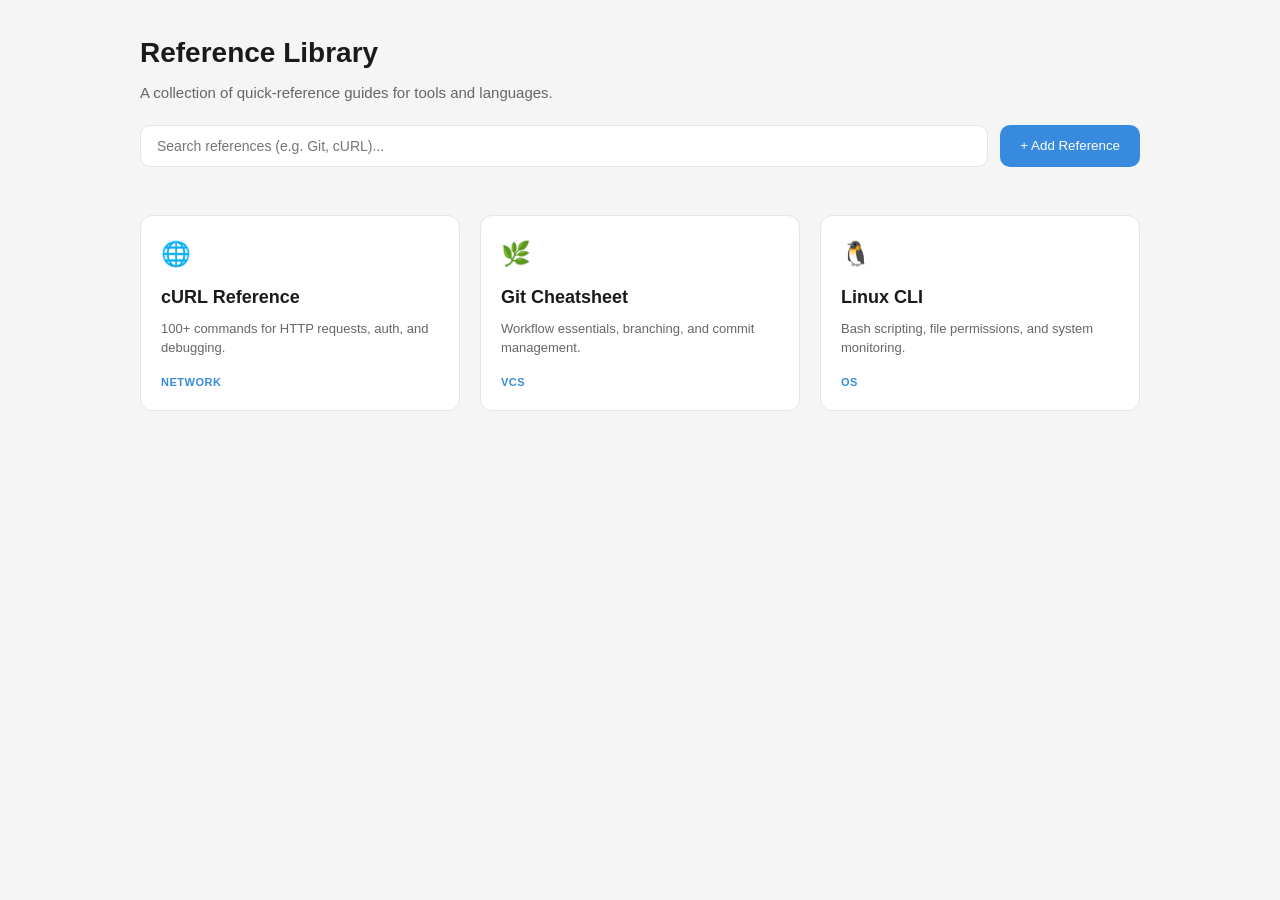
<file: home.html>
<!DOCTYPE html>
<html lang="en">
<head>
<meta charset="UTF-8" />
<meta name="viewport" content="width=device-width, initial-scale=1.0" />
<title>DevDocs — Master Reference Hub</title>
<style>
  *, *::before, *::after { box-sizing: border-box; margin: 0; padding: 0; }
  
  :root {
    --bg: #f5f5f5;
    --card-bg: #ffffff;
    --text: #1a1a1a;
    --subtitle: #666;
    --accent: #378ADD;
    --border: #e5e5e5;
  }

  @media (prefers-color-scheme: dark) {
    :root {
      --bg: #111;
      --card-bg: #1e1e1e;
      --text: #e5e5e5;
      --subtitle: #888;
      --accent: #4fa3f7;
      --border: #2a2a2a;
    }
  }

  body {
    font-family: -apple-system, BlinkMacSystemFont, "Segoe UI", Roboto, sans-serif;
    background: var(--bg);
    color: var(--text);
    padding: 2rem 1.5rem;
    line-height: 1.5;
  }

  header {
    max-width: 1000px;
    margin: 0 auto 3rem auto;
  }

  h1 { font-size: 28px; font-weight: 600; margin-bottom: 8px; }
  .subtitle { color: var(--subtitle); font-size: 15px; }

  /* Search & Controls */
  .controls {
    display: flex;
    gap: 12px;
    margin-top: 20px;
  }

  .search-box {
    flex: 1;
    padding: 12px 16px;
    border: 1px solid var(--border);
    border-radius: 10px;
    background: var(--card-bg);
    color: var(--text);
    outline: none;
    font-size: 14px;
  }

  .btn-add {
    background: var(--accent);
    color: white;
    border: none;
    padding: 0 20px;
    border-radius: 10px;
    font-weight: 500;
    cursor: pointer;
    transition: opacity 0.2s;
  }

  /* Grid Layout */
  .grid {
    display: grid;
    grid-template-columns: repeat(auto-fill, minmax(280px, 1fr));
    gap: 20px;
    max-width: 1000px;
    margin: 0 auto;
  }

  .doc-card {
    background: var(--card-bg);
    border: 1px solid var(--border);
    border-radius: 12px;
    padding: 20px;
    text-decoration: none;
    color: inherit;
    transition: transform 0.2s, box-shadow 0.2s;
    display: flex;
    flex-direction: column;
    justify-content: space-between;
  }

  .doc-card:hover {
    transform: translateY(-4px);
    box-shadow: 0 10px 20px rgba(0,0,0,0.1);
    border-color: var(--accent);
  }

  .doc-icon {
    font-size: 24px;
    margin-bottom: 12px;
    display: block;
  }

  .doc-title {
    font-size: 18px;
    font-weight: 600;
    margin-bottom: 8px;
    color: var(--text);
  }

  .doc-desc {
    font-size: 13px;
    color: var(--subtitle);
    margin-bottom: 16px;
  }

  .doc-meta {
    font-size: 11px;
    text-transform: uppercase;
    letter-spacing: 0.5px;
    font-weight: 700;
    color: var(--accent);
  }

  /* Modal Styles */
  .modal {
    display: none;
    position: fixed;
    top: 0; left: 0; width: 100%; height: 100%;
    background: rgba(0,0,0,0.6);
    align-items: center; justify-content: center;
    z-index: 100;
    backdrop-filter: blur(4px);
  }

  .modal-content {
    background: var(--card-bg);
    padding: 24px;
    border-radius: 16px;
    width: 90%;
    max-width: 400px;
    border: 1px solid var(--border);
  }

  .form-group { margin-bottom: 15px; }
  .form-group label { display: block; font-size: 12px; margin-bottom: 5px; color: var(--subtitle); }
  .form-group input { 
    width: 100%; padding: 10px; border-radius: 6px; 
    border: 1px solid var(--border); background: var(--bg); color: var(--text);
  }

  @media (max-width: 600px) {
    h1 { font-size: 22px; }
    .controls { flex-direction: column; }
    .btn-add { padding: 12px; }
  }
</style>
</head>
<body>

<header>
  <h1>Reference Library</h1>
  <p class="subtitle">A collection of quick-reference guides for tools and languages.</p>
  
  <div class="controls">
    <input type="text" class="search-box" id="search" placeholder="Search references (e.g. Git, cURL)...">
    <button class="btn-add" onclick="toggleModal(true)">+ Add Reference</button>
  </div>
</header>

<main class="grid" id="guideGrid"></main>

<div class="modal" id="addModal">
  <div class="modal-content">
    <h2 style="margin-bottom: 15px; font-size: 18px;">Add New Guide</h2>
    <div class="form-group">
      <label>Guide Title</label>
      <input type="text" id="newTitle" placeholder="e.g. Docker Commands">
    </div>
    <div class="form-group">
      <label>URL / File Path</label>
      <input type="text" id="newPath" placeholder="e.g. docs/docker.html">
    </div>
    <div class="form-group">
      <label>Description</label>
      <input type="text" id="newDesc" placeholder="Brief summary...">
    </div>
    <div style="display: flex; gap: 10px; margin-top: 20px;">
      <button class="btn-add" style="flex: 1;" onclick="addNewGuide()">Save Guide</button>
      <button class="btn-add" style="flex: 1; background: #666;" onclick="toggleModal(false)">Cancel</button>
    </div>
  </div>
</div>

<script>
  // Initial Guides - To add more files in the future, just add objects here
  let guides = [
    {
      title: "cURL Reference",
      desc: "100+ commands for HTTP requests, auth, and debugging.",
      path: "./curl.html", // Path to your provided code file
      icon: "🌐",
      tag: "Network"
    },
    {
      title: "Git Cheatsheet",
      desc: "Workflow essentials, branching, and commit management.",
      path: "./git_reference.html",
      icon: "🌿",
      tag: "VCS"
    },
    {
      title: "Linux CLI",
      desc: "Bash scripting, file permissions, and system monitoring.",
      path: "#",
      icon: "🐧",
      tag: "OS"
    }
  ];

  function renderGuides(filter = "") {
    const grid = document.getElementById('guideGrid');
    grid.innerHTML = "";
    
    const filtered = guides.filter(g => 
      g.title.toLowerCase().includes(filter.toLowerCase()) || 
      g.tag.toLowerCase().includes(filter.toLowerCase())
    );

    filtered.forEach(guide => {
      const card = document.createElement('a');
      card.href = guide.path;
      card.className = 'doc-card';
      card.innerHTML = `
        <div>
          <span class="doc-icon">${guide.icon}</span>
          <div class="doc-title">${guide.title}</div>
          <p class="doc-desc">${guide.desc}</p>
        </div>
        <div class="doc-meta">${guide.tag}</div>
      `;
      grid.appendChild(card);
    });
  }

  function toggleModal(show) {
    document.getElementById('addModal').style.display = show ? 'flex' : 'none';
  }

  function addNewGuide() {
    const title = document.getElementById('newTitle').value;
    const path = document.getElementById('newPath').value;
    const desc = document.getElementById('newDesc').value;

    if(title && path) {
      guides.push({ title, path, desc, icon: "📄", tag: "New" });
      renderGuides();
      toggleModal(false);
      // Optional: Clear inputs
      document.getElementById('newTitle').value = "";
      document.getElementById('newPath').value = "";
      document.getElementById('newDesc').value = "";
    }
  }

  document.getElementById('search').addEventListener('input', (e) => {
    renderGuides(e.target.value);
  });

  // Initial Render
  renderGuides();
</script>
</body>
</html>
</file>
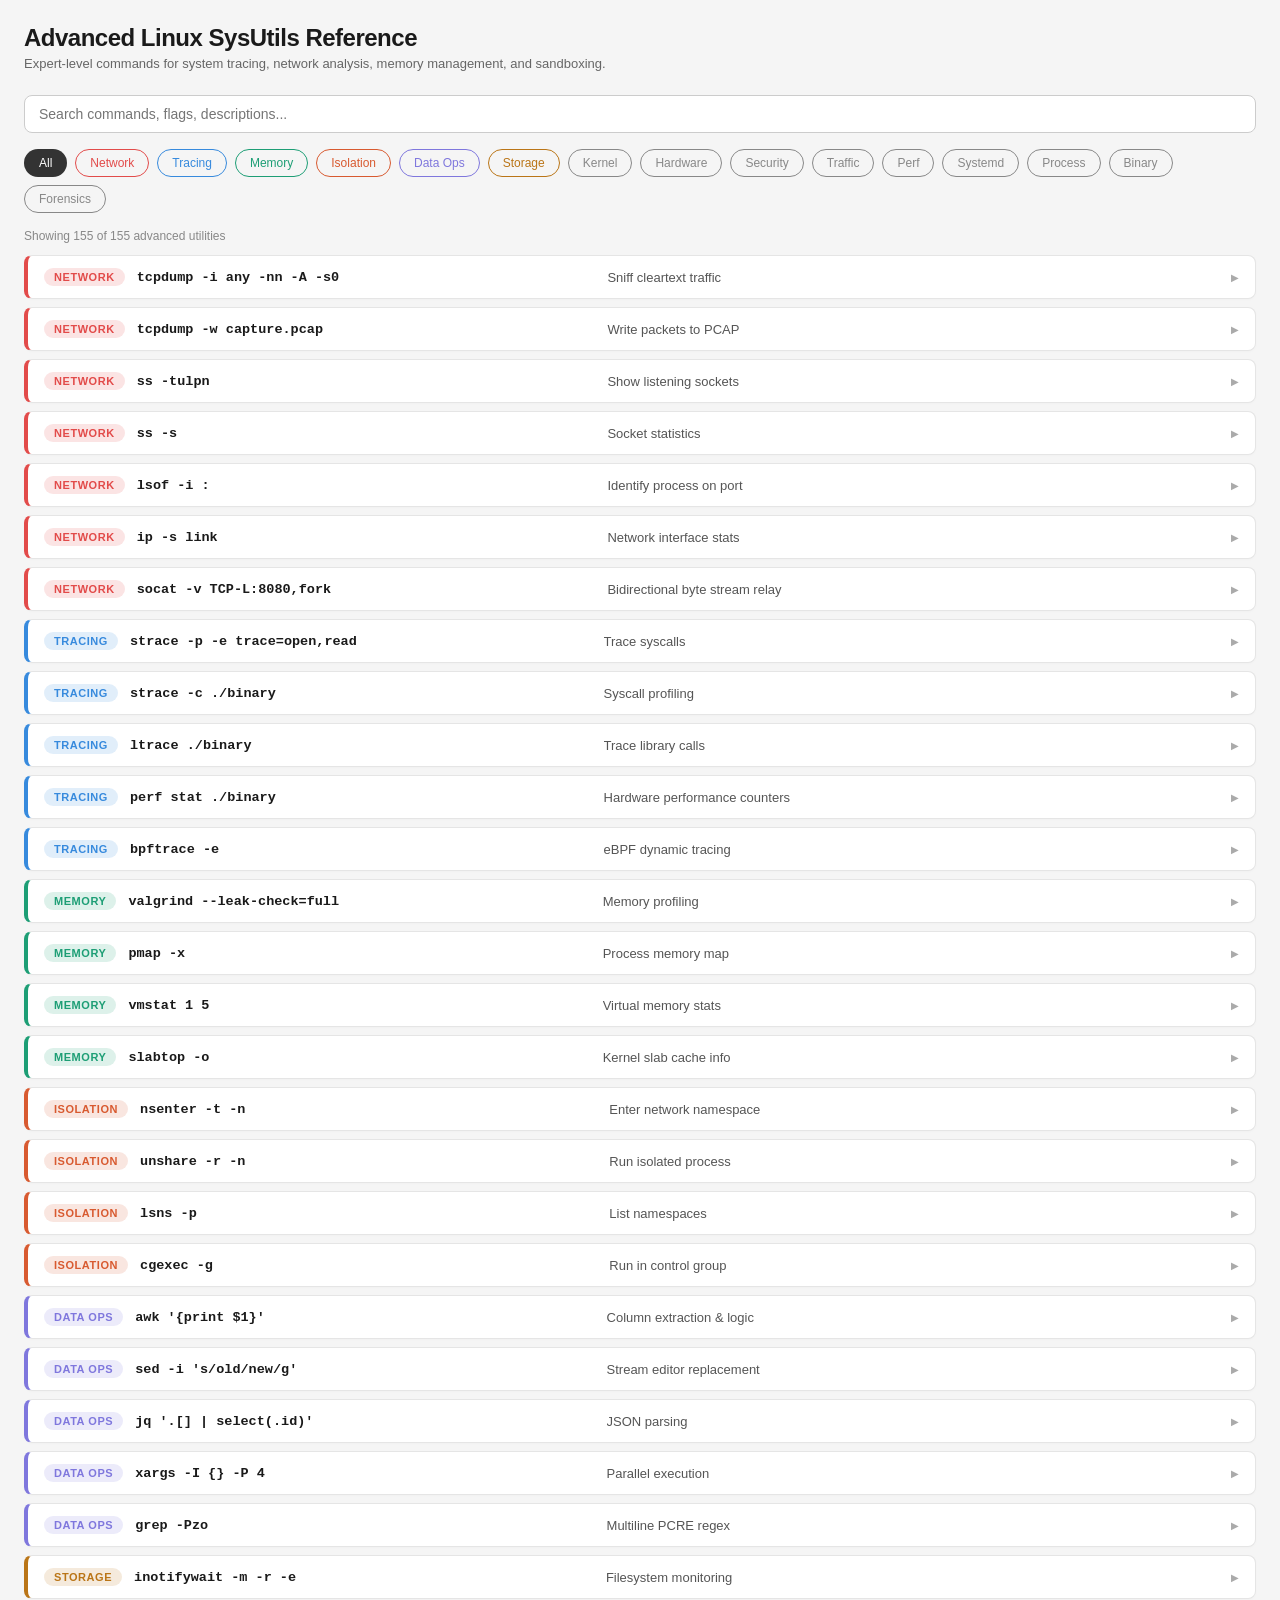
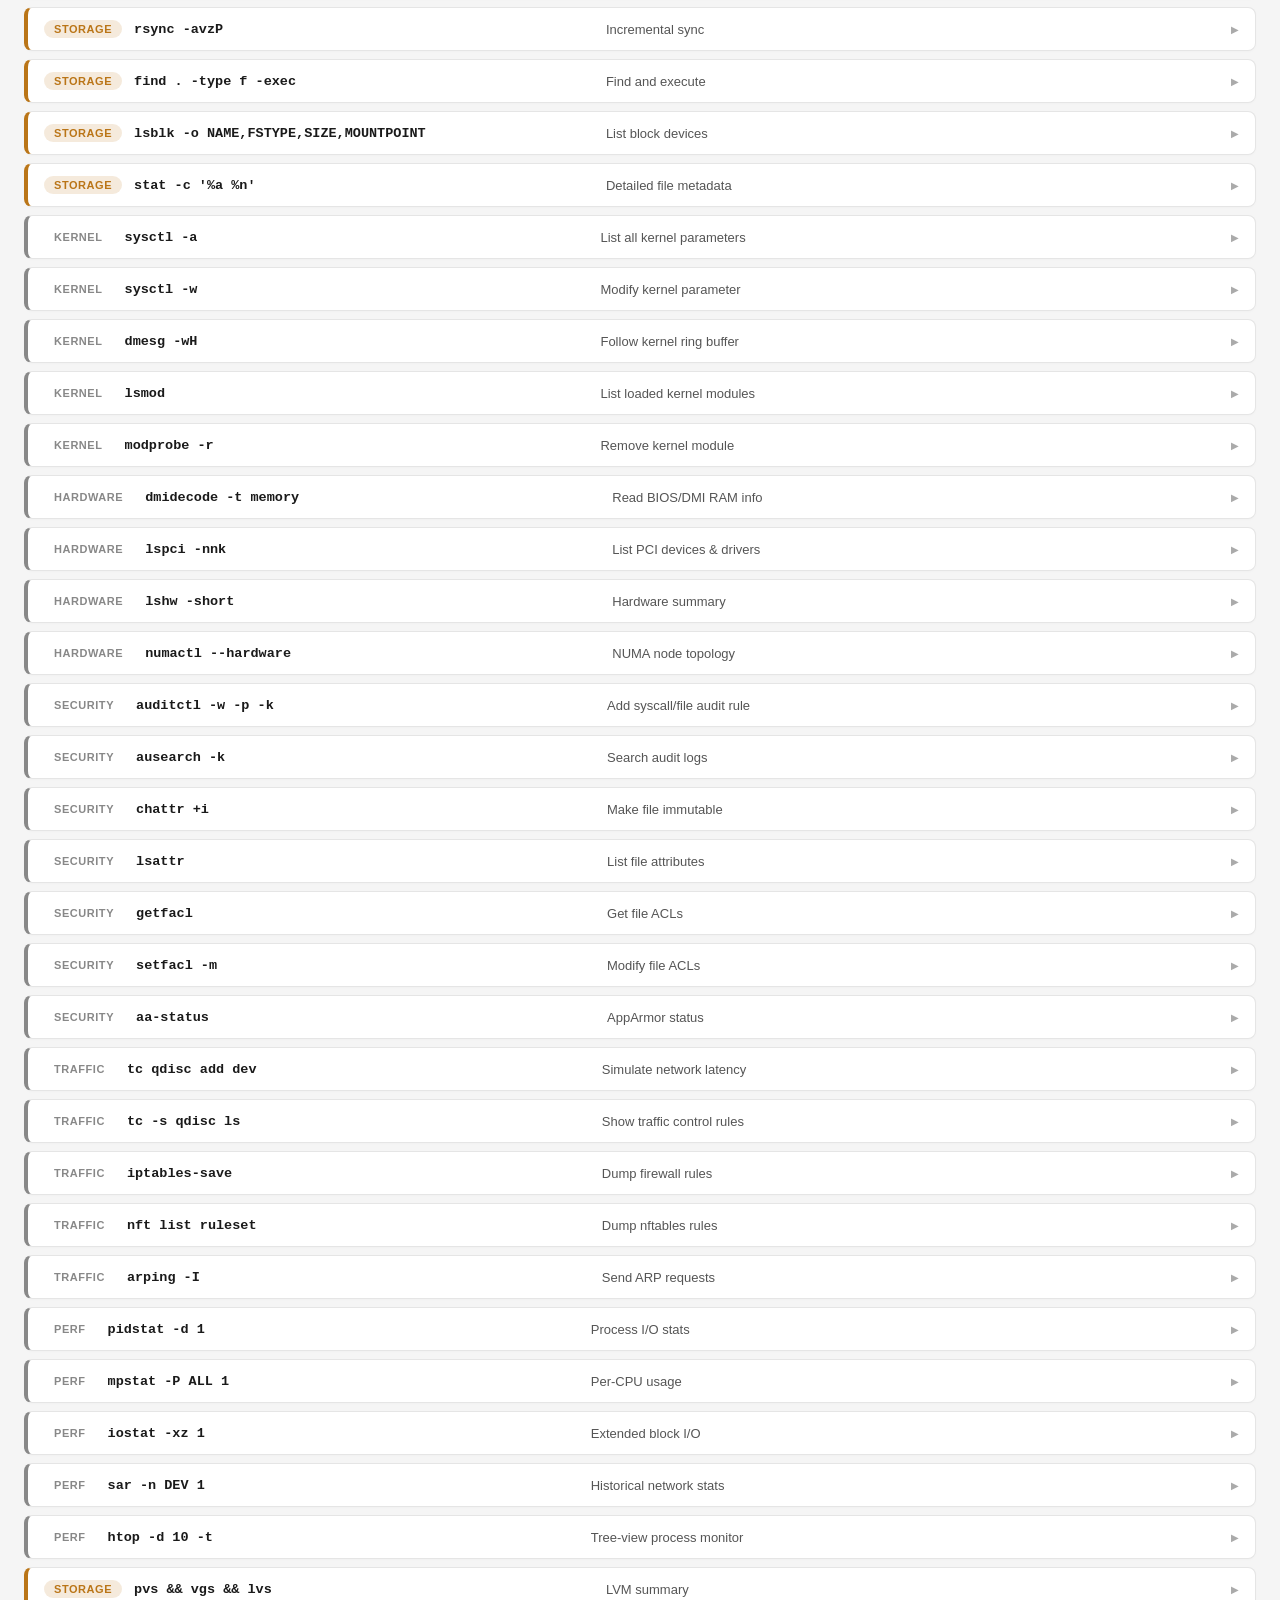
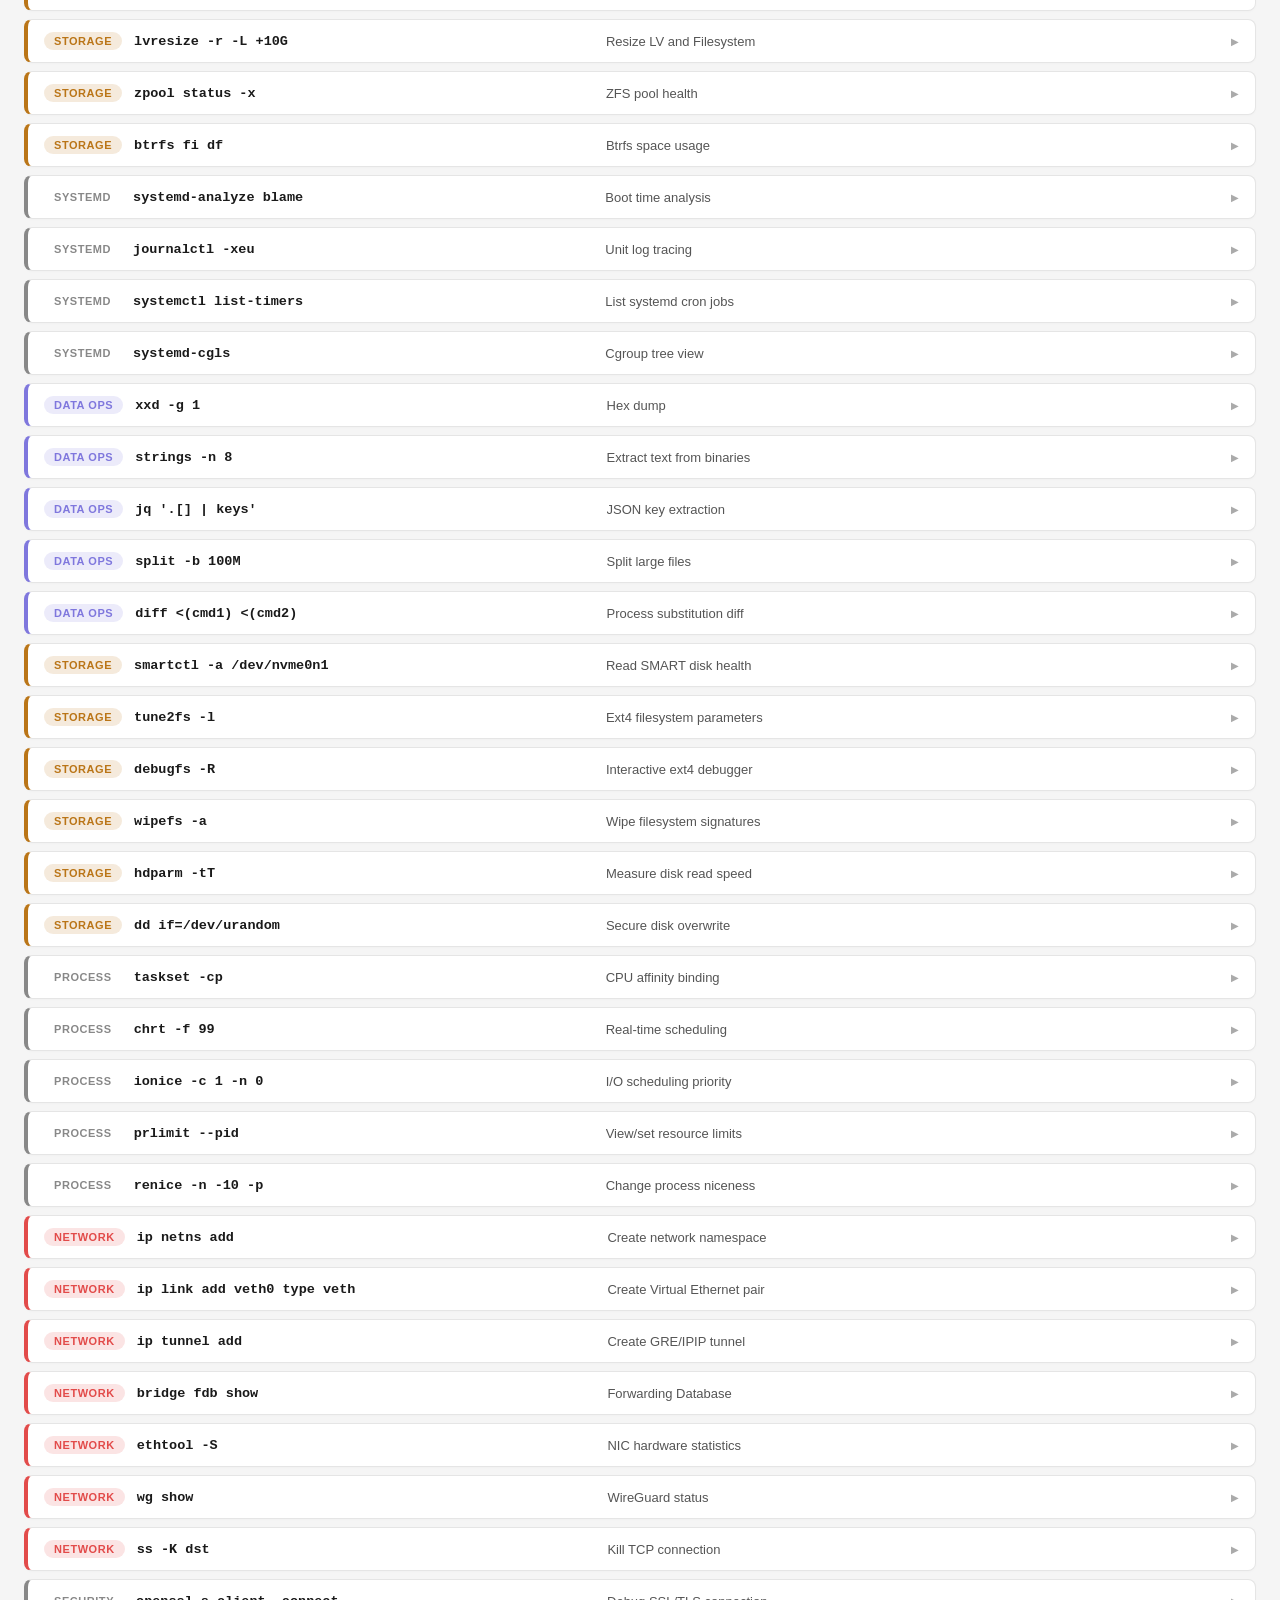
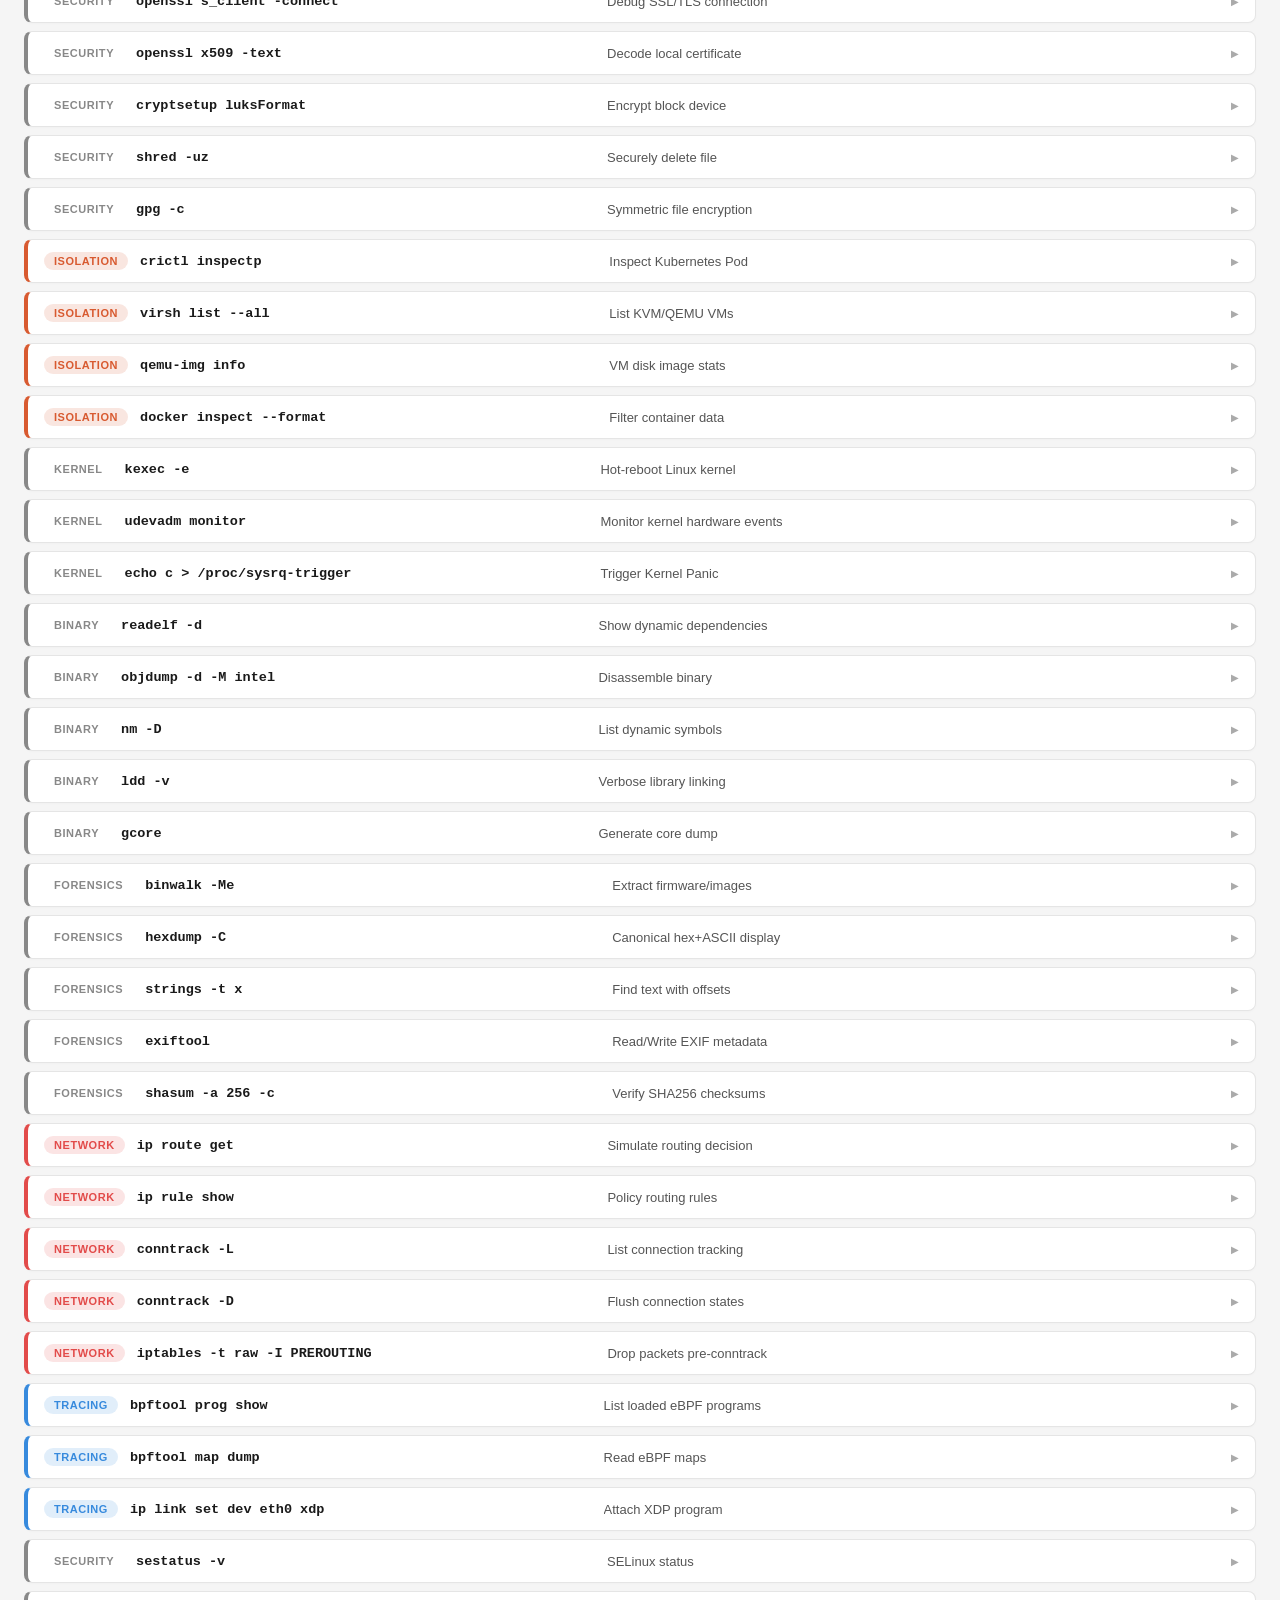
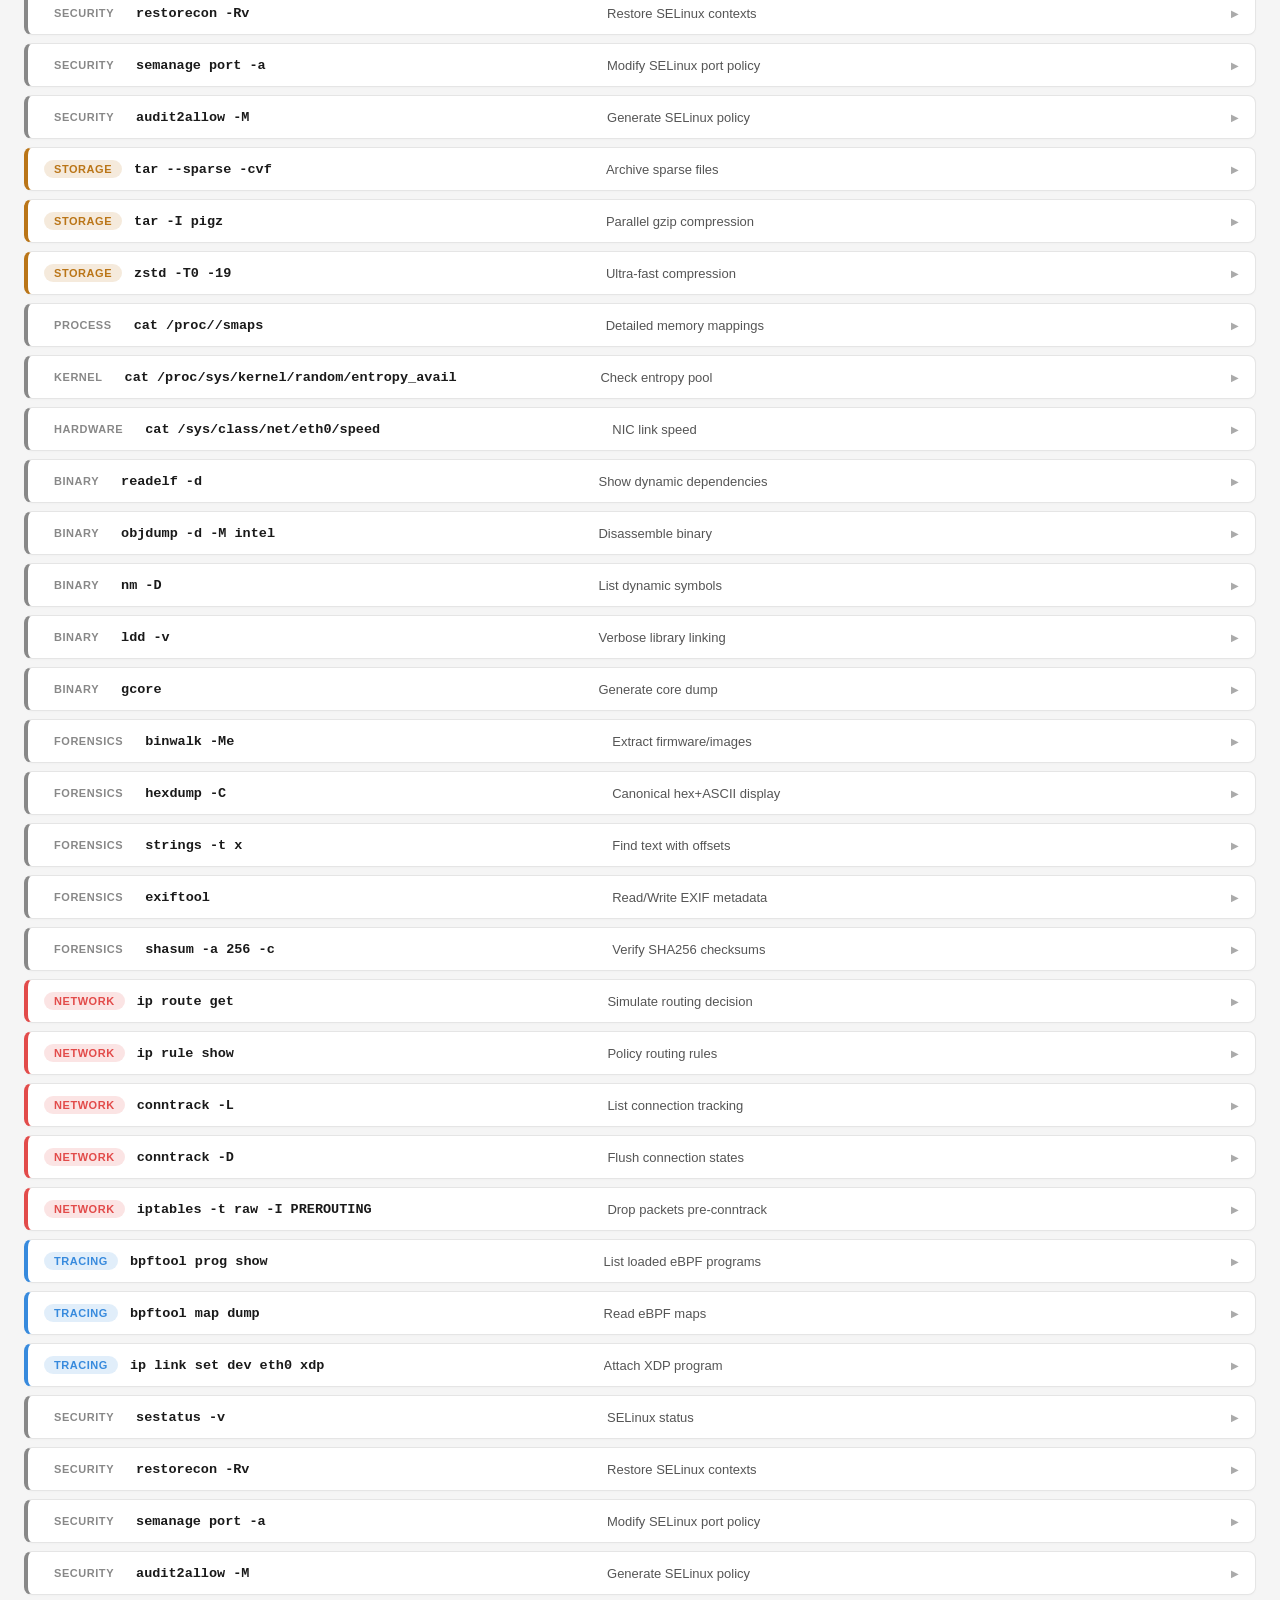
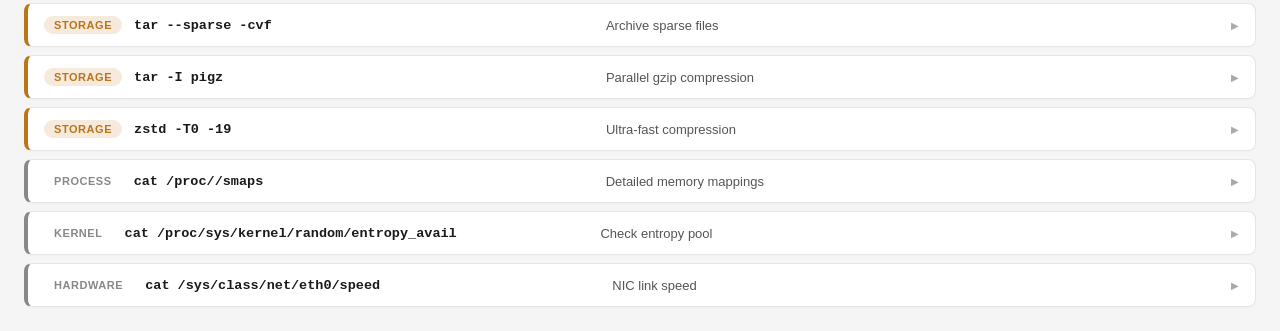
<file: linux.html>
<!DOCTYPE html>
<html lang="en">
<head>
<meta charset="UTF-8" />
<meta name="viewport" content="width=device-width, initial-scale=1.0" />
<title>Advanced Linux SysUtils Reference</title>
<style>
  *, *::before, *::after { box-sizing: border-box; margin: 0; padding: 0; }
  body {
    font-family: -apple-system, BlinkMacSystemFont, "Segoe UI", Roboto, sans-serif;
    background: #f5f5f5;
    color: #1a1a1a;
    padding: 1.5rem;
    min-height: 100vh;
  }
  h1 { font-size: 24px; font-weight: 600; margin-bottom: 0.25rem; color: #1a1a1a; letter-spacing: -0.5px; }
  .subtitle { font-size: 13px; color: #666; margin-bottom: 1.5rem; }
  .top { display: flex; gap: 10px; flex-wrap: wrap; margin-bottom: 1rem; align-items: center; }
  .search-box {
    flex: 1;
    min-width: 200px;
    padding: 10px 14px;
    border: 1px solid #ccc;
    border-radius: 8px;
    background: #fff;
    color: #1a1a1a;
    font-size: 14px;
    outline: none;
    transition: border 0.15s, box-shadow 0.15s;
  }
  .search-box:focus { border-color: #7F77DD; box-shadow: 0 0 0 3px rgba(127,119,221,0.15); }
  .cats { display: flex; gap: 8px; flex-wrap: wrap; margin-bottom: 1rem; }
  .cat-btn {
    padding: 6px 14px;
    border: 1px solid #ccc;
    border-radius: 20px;
    background: transparent;
    color: #555;
    font-size: 12px;
    cursor: pointer;
    white-space: nowrap;
    transition: all 0.15s;
    font-family: inherit;
  }
  .cat-btn:hover { opacity: 0.8; }
  .cat-btn.active { font-weight: 500; color: #fff !important; border-color: transparent !important; }
  .stats { font-size: 12px; color: #888; margin-bottom: 0.75rem; }
  .cmd-list { display: flex; flex-direction: column; gap: 8px; }
  .cmd-card { background: #fff; border: 1px solid #e5e5e5; border-radius: 8px; overflow: hidden; box-shadow: 0 1px 3px rgba(0,0,0,0.02); }
  .cmd-header { display: flex; align-items: center; gap: 12px; padding: 12px 16px; cursor: pointer; user-select: none; transition: background 0.1s; }
  .cmd-header:hover { background: #fdfdfd; }
  .cmd-badge { font-size: 11px; padding: 3px 10px; border-radius: 20px; font-weight: 600; flex-shrink: 0; text-transform: uppercase; letter-spacing: 0.05em; }
  .cmd-flag { font-family: "SFMono-Regular", Consolas, monospace; font-size: 13.5px; color: #1a1a1a; font-weight: 600; flex: 1.5; min-width: 0; }
  .cmd-desc-short { font-size: 13px; color: #555; flex: 2; min-width: 0; white-space: nowrap; overflow: hidden; text-overflow: ellipsis; }
  .chevron { font-size: 10px; color: #aaa; transition: transform 0.2s; flex-shrink: 0; }
  .cmd-body { display: none; padding: 16px 20px; border-top: 1px solid #f0f0f0; background: #fafafa; }
  .cmd-body.open { display: block; }
  .cmd-body p { font-size: 13.5px; color: #444; margin-bottom: 14px; line-height: 1.6; }
  .cmd-body h4 { font-size: 11px; font-weight: 600; color: #888; text-transform: uppercase; letter-spacing: 0.05em; margin-bottom: 8px; }
  .code-block { background: #f0f0f0; border: 1px solid #e0e0e0; border-radius: 6px; padding: 12px 16px; font-family: "SFMono-Regular", Consolas, monospace; font-size: 12.5px; color: #1a1a1a; margin-bottom: 14px; white-space: pre-wrap; word-break: break-all; line-height: 1.6; }
  .output-block { background: #1e1e1e; border-radius: 6px; padding: 12px 16px; font-family: "SFMono-Regular", Consolas, monospace; font-size: 12px; color: #a8ff78; margin-bottom: 4px; white-space: pre-wrap; word-break: break-all; line-height: 1.6; overflow-x: auto; }
  .syntax-section { margin-bottom: 12px; }
  .empty { text-align: center; padding: 3rem; color: #aaa; font-size: 14px; }

  @media (max-width: 768px) {
    .cmd-desc-short { display: none; }
    .cmd-flag { flex: 1; }
  }

  /* Dark mode */
  @media (prefers-color-scheme: dark) {
    body { background: #0f1115; color: #e5e5e5; }
    h1 { color: #e5e5e5; }
    .subtitle { color: #888; }
    .search-box { background: #1a1d24; border-color: #2a2d35; color: #e5e5e5; }
    .cat-btn { border-color: #333; color: #aaa; }
    .cmd-card { background: #1a1d24; border-color: #2a2d35; box-shadow: none; }
    .cmd-header:hover { background: #20242c; }
    .cmd-flag { color: #e5e5e5; }
    .cmd-desc-short { color: #999; }
    .cmd-body { background: #14161a; border-top-color: #2a2d35; }
    .cmd-body p { color: #bbb; }
    .code-block { background: #20242c; border-color: #2a2d35; color: #58a6ff; }
    .output-block { background: #0d0f12; color: #3fb950; }
    .stats { color: #666; }
  }
</style>
</head>
<body>

<h1>Advanced Linux SysUtils Reference</h1>
<p class="subtitle">Expert-level commands for system tracing, network analysis, memory management, and sandboxing.</p>

<div class="top">
  <input class="search-box" type="text" id="search" placeholder="Search commands, flags, descriptions..." />
</div>
<div class="cats" id="cats"></div>
<div class="stats" id="stats"></div>
<div class="cmd-list" id="list"></div>

<script>
const CMDS = [
  // --- NETWORKING & THREAT DETECTION ---
  {cat:"Network", flag:"tcpdump -i any -nn -A -s0", short:"Sniff cleartext traffic", desc:"Captures and prints packets on all interfaces in ASCII (-A), avoiding DNS/port resolution (-nn). Critical for real-time threat detection and building IDS datasets.", ex:`sudo tcpdump -i any -nn -A -s0 port 80`, out:`10:11:52.123456 IP 192.168.1.5.54321 > 93.184.216.34.80: Flags [P.], seq 1:120... \nE..p..@.@.p...Q...D"...P.......P.s....... \nGET / HTTP/1.1\r\nHost: example.com\r\n`},
  {cat:"Network", flag:"tcpdump -w capture.pcap", short:"Write packets to PCAP", desc:"Saves raw packet data to a file for later deep-packet inspection with Wireshark or Scapy.", ex:`sudo tcpdump -i eth0 -w flow_data.pcap tcp port 443`, out:`tcpdump: listening on eth0, link-type EN10MB (Ethernet), capture size 262144 bytes\n^C\n145 packets captured\n148 packets received by filter`},
  {cat:"Network", flag:"ss -tulpn", short:"Show listening sockets", desc:"Modern replacement for netstat. Displays all TCP/UDP listening ports, along with the process IDs and names owning them. Essential for verifying isolated environments.", ex:`sudo ss -tulpn`, out:`Netid  State   Recv-Q  Send-Q   Local Address:Port    Peer Address:Port  Process\ntcp    LISTEN  0       128      127.0.0.1:8000        0.0.0.0:* users:(("python3",pid=4512,fd=3))`},
  {cat:"Network", flag:"ss -s", short:"Socket statistics", desc:"Provides a quick, high-level summary of all established, closed, and orphaned network connections.", ex:`ss -s`, out:`Total: 142 (kernel 210)\nTCP:   45 (estab 12, closed 20, orphaned 0, synrecv 0, timewait 15/0), ports 0`},
  {cat:"Network", flag:"lsof -i :<port>", short:"Identify process on port", desc:"Lists open files associated with a specific network port. In Linux, everything is a file, including network sockets.", ex:`sudo lsof -i :8080`, out:`COMMAND   PID USER   FD   TYPE DEVICE SIZE/OFF NODE NAME\nnode    12345 user   12u  IPv4  54321      0t0  TCP *:http-alt (LISTEN)`},
  {cat:"Network", flag:"ip -s link", short:"Network interface stats", desc:"Shows detailed statistics for network interfaces, including dropped packets, errors, and RX/TX bytes. Highly useful for debugging network bottlenecks.", ex:`ip -s link show enp3s0`, out:`2: enp3s0: <BROADCAST,MULTICAST,UP,LOWER_UP> mtu 1500 qdisc fq_codel state UP mode DEFAULT\n    RX: bytes  packets  errors  dropped overrun mcast\n    10485760   12405    0       0       0       0\n    TX: bytes  packets  errors  dropped carrier collsns\n    5242880    8401     0       0       0       0`},
  {cat:"Network", flag:"socat -v TCP-L:8080,fork", short:"Bidirectional byte stream relay", desc:"The Swiss Army knife of networking. Creates a listening TCP socket that forks on connection. Useful for intercepting API traffic, creating quick proxies, or testing zero-knowledge architectures.", ex:`socat -v TCP-L:8080,fork TCP:api.remote.com:80`, out:`> 2026/04/12 10:11:52.123456  length=64 from=0 to=63\nGET / HTTP/1.1\r\nHost: api.remote.com\r\n\n< 2026/04/12 10:11:52.234567  length=128 from=0 to=127\nHTTP/1.1 200 OK\r\nContent-Type: application/json`},

  // --- PROCESS & SYSTEM TRACING ---
  {cat:"Tracing", flag:"strace -p <pid> -e trace=open,read", short:"Trace syscalls", desc:"Intercepts and records the system calls which are called by a process. Absolutely vital for debugging compiled binaries (like C++) when you don't have the source code.", ex:`sudo strace -p 1234 -e trace=openat,read`, out:`openat(AT_FDCWD, "/etc/ld.so.cache", O_RDONLY|O_CLOEXEC) = 3\nread(3, "\\177ELF\\2\\1\\1\\3\\0\\0\\0\\0\\0\\0\\0\\0\\3\\0>\\0\\1\\0\\0\\0...", 832) = 832`},
  {cat:"Tracing", flag:"strace -c ./binary", short:"Syscall profiling", desc:"Runs the specified command until it exits and compiles a summary of system calls, showing time spent, calls, and errors. Great for identifying bottlenecks.", ex:`strace -c ./a.out`, out:`% time     seconds  usecs/call     calls    errors syscall\n------ ----------- ----------- --------- --------- ----------------\n 45.21    0.004123          12       345           mmap\n 30.10    0.002810           5       512           read\n------ ----------- ----------- --------- --------- ----------------\n100.00    0.009121                   958           total`},
  {cat:"Tracing", flag:"ltrace ./binary", short:"Trace library calls", desc:"Similar to strace, but intercepts dynamic library calls (e.g., glibc functions like malloc, printf) instead of kernel system calls.", ex:`ltrace ./a.out`, out:`malloc(1024)                                     = 0x55f1c3a7b2a0\nstrcpy(0x55f1c3a7b2a0, "Test string")            = 0x55f1c3a7b2a0\nputs("Test string")                              = 12\n+++ exited (status 0) +++`},
  {cat:"Tracing", flag:"perf stat ./binary", short:"Hardware performance counters", desc:"Uses Linux performance counters to gather statistics on CPU cycles, cache misses, and branch mispredictions. Essential for hyper-optimizing Data Structures & Algorithms implementations.", ex:`perf stat ./dsa_benchmark`, out:` Performance counter stats for './dsa_benchmark':\n\n         12.34 msec task-clock                #    0.985 CPUs utilized          \n             5      context-switches          #  405.186 /sec                   \n    34,567,890      cycles                    #    2.801 GHz                    \n    12,345,678      instructions              #    0.36  insn per cycle         \n       450,123      cache-misses              #    3.120 % of all cache refs`},
  {cat:"Tracing", flag:"bpftrace -e", short:"eBPF dynamic tracing", desc:"Allows safe, low-overhead dynamic tracing of the Linux kernel and user-level applications. The modern standard for real-time system introspection.", ex:`sudo bpftrace -e 'tracepoint:syscalls:sys_enter_execve { printf("%s called %s\\n", comm, str(args->filename)); }'`, out:`Attaching 1 probe...\nbash called /usr/bin/ls\nmake called /usr/bin/g++\ng++ called /usr/libexec/gcc/x86_64-linux-gnu/13/cc1plus`},

  // --- MEMORY & RESOURCES ---
  {cat:"Memory", flag:"valgrind --leak-check=full", short:"Memory profiling", desc:"Executes a program in a simulated CPU to detect memory leaks, uninitialized memory usage, and out-of-bounds array access. Crucial for C/C++ development.", ex:`valgrind --leak-check=full --show-leak-kinds=all ./a.out`, out:`==12345== HEAP SUMMARY:\n==12345==     in use at exit: 40 bytes in 1 blocks\n==12345==   total heap usage: 2 allocs, 1 frees, 1,064 bytes allocated\n==12345== \n==12345== 40 bytes in 1 blocks are definitely lost in loss record 1 of 1\n==12345==    at 0x483B7F3: malloc (in /usr/lib/valgrind/vgpreload_memcheck-amd64-linux.so)\n==12345==    by 0x10915E: main (main.cpp:5)`},
  {cat:"Memory", flag:"pmap -x <pid>", short:"Process memory map", desc:"Reports the memory map of a process, showing exactly how much physical RAM (RSS) and dirty memory each shared library and heap segment is consuming.", ex:`pmap -x 1234`, out:`1234:   ./a.out\nAddress           Kbytes     RSS   Dirty Mode  Mapping\n000055f1c3a7a000       4       4       0 r---- a.out\n000055f1c3a7b000       4       4       4 rw--- a.out\n000055f1c48bc000     132      12      12 rw---   [ anon ]\n...`},
  {cat:"Memory", flag:"vmstat 1 5", short:"Virtual memory stats", desc:"Reports information about processes, memory, paging, block IO, traps, and CPU activity. '1 5' means 1-second intervals, 5 times.", ex:`vmstat 1 5`, out:`procs -----------memory---------- ---swap-- -----io---- -system-- ------cpu-----\n r  b   swpd   free   buff  cache   si   so    bi    bo   in   cs us sy id wa st\n 1  0      0 123456  45678 890123    0    0    12    34  150  250 15  5 80  0  0`},
  {cat:"Memory", flag:"slabtop -o", short:"Kernel slab cache info", desc:"Displays detailed real-time information about kernel slab caches. Useful if the kernel itself is leaking memory or consuming too much RAM due to massive file/network operations.", ex:`sudo slabtop -o | head -n 10`, out:` Active / Total Objects (% used)    : 1245000 / 1300000 (95.7%)\n Active / Total Slabs (% used)      : 45000 / 45000 (100.0%)\n Active / Total Caches (% used)     : 105 / 150 (70.0%)\n\n  OBJS ACTIVE  USE OBJ SIZE  SLABS OBJ/SLAB CACHE SIZE NAME\n345000 340000  98%    0.19K   15000       23      60000K dentry`},

  // --- SANDBOXING & NAMESPACES ---
  {cat:"Isolation", flag:"nsenter -t <pid> -n", short:"Enter network namespace", desc:"Executes a program in the namespace(s) of a target process. Excellent for debugging 'dark' or rootless containers by injecting a shell into their isolated network stack.", ex:`sudo nsenter -t 4512 -n -m /bin/bash`, out:`root@container-namespace:/# ip a\n(Shows the isolated container's network interfaces instead of the host's)`},
  {cat:"Isolation", flag:"unshare -r -n", short:"Run isolated process", desc:"Runs a program with some namespaces unshared from the parent. '-r' maps current user to root in the new namespace, '-n' isolates the network. Perfect for testing code safely.", ex:`unshare -r -n /bin/bash`, out:`root@isolated:~# ping 8.8.8.8\nping: connect: Network is unreachable`},
  {cat:"Isolation", flag:"lsns -p <pid>", short:"List namespaces", desc:"Lists information about all the currently accessible namespaces or those of a specific process. Helps visualize how deeply sandboxed a tool is.", ex:`lsns -p 1234`, out:`        NS TYPE   NPROCS   PID USER    COMMAND\n4026531835 cgroup      1  1234 user    /bin/bash\n4026531836 pid         1  1234 user    /bin/bash\n4026531840 net         1  1234 user    /bin/bash`},
  {cat:"Isolation", flag:"cgexec -g", short:"Run in control group", desc:"Runs a task in specified cgroups. Useful for strictly limiting the CPU, memory, or disk I/O a process can consume.", ex:`sudo cgexec -g memory:my_sandbox ./untrusted_binary`, out:`(Process runs but is OOM-killed if it exceeds the limit set in the my_sandbox cgroup)`},

  // --- TEXT, LOGS & DATA PIPELINES ---
  {cat:"Data Ops", flag:"awk '{print $1}'", short:"Column extraction & logic", desc:"A complete text processing language. Extracts the first column (e.g., IPs from an access log). Can handle complex math and conditional logic per line.", ex:`awk '{print $1}' /var/log/nginx/access.log | sort | uniq -c | sort -nr | head -3`, out:`  1450 192.168.1.100\n   890 10.0.0.5\n   412 172.16.0.1`},
  {cat:"Data Ops", flag:"sed -i 's/old/new/g'", short:"Stream editor replacement", desc:"Finds and replaces strings in a file seamlessly. The '-i' flag edits the file in-place.", ex:`sed -i 's/127.0.0.1/0.0.0.0/g' docker-compose.yml`, out:`(Silently updates all instances of 127.0.0.1 to 0.0.0.0 in the file)`},
  {cat:"Data Ops", flag:"jq '.[] | select(.id)'", short:"JSON parsing", desc:"The ultimate tool for slicing, filtering, and mapping JSON data in the terminal. Essential when working with APIs like FastAPI.", ex:`curl -s https://api.github.com/repos/torvalds/linux/commits | jq '.[0].commit.author.name'`, out:`"Linus Torvalds"`}, 
  {cat:"Data Ops", flag:"xargs -I {} -P 4", short:"Parallel execution", desc:"Builds and executes command lines from standard input. '-P' runs commands in parallel, drastically speeding up bulk operations.", ex:`find . -name "*.cpp" | xargs -I {} -P 4 g++ -O3 {} -o {}.out`, out:`(Compiles all C++ files in the directory using 4 parallel threads)`},
  {cat:"Data Ops", flag:"grep -Pzo", short:"Multiline PCRE regex", desc:"Uses Perl-Compatible Regular Expressions (-P), treats input as a single line (-z) to match across line breaks, and outputs only the match (-o).", ex:`grep -Pzo '(?s)-----BEGIN PGP MESSAGE-----.*?-----END PGP MESSAGE-----' dump.txt`, out:`-----BEGIN PGP MESSAGE-----\nhQEMAw... (multiline content) ...\n-----END PGP MESSAGE-----`},
  
  // --- FILE SYSTEM & DISK ---
  {cat:"Storage", flag:"inotifywait -m -r -e", short:"Filesystem monitoring", desc:"Uses the Linux inotify interface to wait for changes to files. Extremely useful for triggering automated builds (e.g., compiling a Makefile on file save).", ex:`inotifywait -m -r -e modify,create,delete ./src/`, out:`Setting up watches.  Beware: since -r was given, this may take a while!\nWatches established.\n./src/ MODIFY main.cpp\n./src/ CREATE temp.swp`},
  {cat:"Storage", flag:"rsync -avzP", short:"Incremental sync", desc:"Fast, versatile, remote (and local) file-copying tool. Transfers only the delta (changes) of files. 'P' shows progress and keeps partially transferred files.", ex:`rsync -avzP ./project/ user@aws-instance:/var/www/project/`, out:`sending incremental file list\nmain.cpp\n          4,500 100%    4.29MB/s    0:00:00 (xfr#1, to-chk=12/15)`},
  {cat:"Storage", flag:"find . -type f -exec", short:"Find and execute", desc:"Searches the directory tree and executes a command on each found file securely, bypassing argument list too long errors.", ex:`find . -type f -name "*.log" -exec rm {} +`, out:`(Silently deletes all .log files in the directory tree)`},
  {cat:"Storage", flag:"lsblk -o NAME,FSTYPE,SIZE,MOUNTPOINT", short:"List block devices", desc:"Displays information about all available block devices (hard drives, flash drives). Much safer and easier to read than fdisk -l.", ex:`lsblk -o NAME,FSTYPE,SIZE,MOUNTPOINT`, out:`NAME        FSTYPE   SIZE MOUNTPOINT\nvda                  50G \n├─vda1      ext4     49G /\n└─vda14               4M \nvdb         ext4    100G /mnt/data`},
  {cat:"Storage", flag:"stat -c '%a %n'", short:"Detailed file metadata", desc:"Displays file or file system status. Much more detailed than ls -l, showing exact modify/access/change epoch timestamps or octal permissions.", ex:`stat -c 'Perms: %a | Owner: %U | File: %n' config.json`, out:`Perms: 644 | Owner: root | File: config.json`},
  // --- KERNEL & HARDWARE ---
  {cat:"Kernel", flag:"sysctl -a", short:"List all kernel parameters", desc:"Displays all configurable kernel parameters currently loaded in sysfs. Useful for network and memory tuning.", ex:`sysctl -a | grep ip_forward`, out:`net.ipv4.ip_forward = 1\nnet.ipv6.conf.all.forwarding = 0`},
  {cat:"Kernel", flag:"sysctl -w", short:"Modify kernel parameter", desc:"Temporarily changes a kernel parameter on the fly (until next reboot).", ex:`sudo sysctl -w net.ipv4.tcp_syncookies=1`, out:`net.ipv4.tcp_syncookies = 1`},
  {cat:"Kernel", flag:"dmesg -wH", short:"Follow kernel ring buffer", desc:"Follows the kernel ring buffer in real-time with human-readable timestamps. Essential for debugging hardware hot-plugging or driver panics.", ex:`dmesg -wH`, out:`[  +0.000042] usb 1-1: new high-speed USB device number 5 using xhci_hcd\n[  +0.145123] usb-storage 1-1:1.0: USB Mass Storage device detected`},
  {cat:"Kernel", flag:"lsmod", short:"List loaded kernel modules", desc:"Formats the contents of /proc/modules to show what kernel modules are currently loaded and their dependencies.", ex:`lsmod | grep kvm`, out:`kvm_intel             315392  0\nkvm                   847872  1 kvm_intel\nirqbypass              16384  1 kvm`},
  {cat:"Kernel", flag:"modprobe -r", short:"Remove kernel module", desc:"Safely unloads a kernel module and its unused dependencies. Far safer than rmmod.", ex:`sudo modprobe -r uvcvideo`, out:`(Silently removes the webcam driver module if not in use)`},
  {cat:"Hardware", flag:"dmidecode -t memory", short:"Read BIOS/DMI RAM info", desc:"Dumps the system's DMI (SMBIOS) table to reveal hardware specifics, such as physical RAM slots, speeds, and maximum capacity without opening the case.", ex:`sudo dmidecode -t memory | grep -i size`, out:`Maximum Capacity: 128 GB\nSize: 16 GB\nSize: 16 GB\nSize: No Module Installed`},
  {cat:"Hardware", flag:"lspci -nnk", short:"List PCI devices & drivers", desc:"Displays all PCI buses and devices connected, including the exact kernel driver in use and the hardware vendor/device IDs.", ex:`lspci -nnk | grep -A 2 VGA`, out:`01:00.0 VGA compatible controller [0300]: NVIDIA Corporation [10de:1f08] (rev a1)\n        Subsystem: NVIDIA Corporation [10de:1f08]\n        Kernel driver in use: nvidia`},
  {cat:"Hardware", flag:"lshw -short", short:"Hardware summary", desc:"Extracts detailed information on the hardware configuration of the machine and formats it into a concise table.", ex:`sudo lshw -short`, out:`H/W path       Device     Class      Description\n================================================\n                          system     PowerEdge R740\n/0                        bus        0WWMD\n/0/0                      memory     64GiB System Memory`},
  {cat:"Hardware", flag:"numactl --hardware", short:"NUMA node topology", desc:"Shows the Non-Uniform Memory Access (NUMA) architecture of the CPU(s) and memory, critical for optimizing thread placement in high-performance C++ apps.", ex:`numactl --hardware`, out:`available: 2 nodes (0-1)\nnode 0 cpus: 0 1 2 3 4 5 6 7\nnode 0 size: 32154 MB\nnode 1 cpus: 8 9 10 11 12 13 14 15`},

  // --- SECURITY & AUDITING ---
  {cat:"Security", flag:"auditctl -w -p -k", short:"Add syscall/file audit rule", desc:"Instructs the Linux Audit daemon to watch a specific file or directory for read/write/execute/attribute changes.", ex:`sudo auditctl -w /etc/shadow -p wa -k shadow_changes`, out:`(Rule added silently. Any write/attribute change to /etc/shadow is now logged to audit.log)`},
  {cat:"Security", flag:"ausearch -k", short:"Search audit logs", desc:"Queries the auditd logs for specific events using the keys defined via auditctl.", ex:`sudo ausearch -k shadow_changes | grep type=SYSCALL`, out:`type=SYSCALL msg=audit(1681294012.123:45): arch=c000003e syscall=257 success=yes exit=3 a0=ffffff9c a1=7ffe2a...`},
  {cat:"Security", flag:"chattr +i", short:"Make file immutable", desc:"Changes file attributes on a Linux file system to make it immutable. Even root cannot delete, rename, or write to it until the attribute is removed (-i).", ex:`sudo chattr +i /etc/resolv.conf`, out:`(File is now locked. Attempting to rm yields: "Operation not permitted")`},
  {cat:"Security", flag:"lsattr", short:"List file attributes", desc:"Displays second-extended file system attributes (like immutability or append-only flags), which are invisible to standard 'ls'.", ex:`lsattr /etc/resolv.conf`, out:`----i---------e------- /etc/resolv.conf`},
  {cat:"Security", flag:"getfacl", short:"Get file ACLs", desc:"Displays the Access Control Lists (ACLs) of a file, revealing fine-grained permissions beyond the standard owner/group/others.", ex:`getfacl /var/www/html`, out:`# file: /var/www/html\n# owner: root\n# group: root\nuser::rwx\nuser:www-data:r-x\ngroup::r-x\nmask::r-x\nother::r-x`},
  {cat:"Security", flag:"setfacl -m", short:"Modify file ACLs", desc:"Sets specific Access Control List permissions, allowing you to grant a specific user read/write access without changing the file's owner or group.", ex:`setfacl -m u:raghav:rw /var/log/syslog`, out:`(Grants user 'raghav' read/write access to syslog without making him root)`},
  {cat:"Security", flag:"aa-status", short:"AppArmor status", desc:"Displays the current operational state of AppArmor, including which profiles are loaded and which processes are currently confined.", ex:`sudo aa-status`, out:`apparmor module is loaded.\n45 profiles are loaded.\n43 profiles are in enforce mode.\n2 profiles are in complain mode.\n12 processes have profiles defined.`},

  // --- TRAFFIC CONTROL & FIREWALL ---
  {cat:"Traffic", flag:"tc qdisc add dev", short:"Simulate network latency", desc:"Uses Linux Traffic Control to inject artificial delay, packet loss, or jitter into a network interface. Perfect for testing distributed systems.", ex:`sudo tc qdisc add dev eth0 root netem delay 100ms 20ms`, out:`(All outgoing traffic on eth0 now experiences 100ms delay with a ±20ms jitter)`},
  {cat:"Traffic", flag:"tc -s qdisc ls", short:"Show traffic control rules", desc:"Lists the current active traffic control queueing disciplines and their statistics.", ex:`tc -s qdisc ls dev eth0`, out:`qdisc netem 8001: root refcnt 2 limit 1000 delay 100ms  20ms\n Sent 14502 bytes 102 pkt (dropped 0, overlimits 0 requeues 0)`},
  {cat:"Traffic", flag:"iptables-save", short:"Dump firewall rules", desc:"Dumps the entire current iptables rule set to stdout. Usually piped to a file to backup rules before making changes.", ex:`sudo iptables-save > firewall.rules`, out:`*filter\n:INPUT ACCEPT [0:0]\n:FORWARD ACCEPT [0:0]\n:OUTPUT ACCEPT [0:0]\n-A INPUT -m state --state RELATED,ESTABLISHED -j ACCEPT\nCOMMIT`},
  {cat:"Traffic", flag:"nft list ruleset", short:"Dump nftables rules", desc:"The modern replacement for iptables. Dumps all currently active packet filtering rules across all families (ip, ip6, inet, arp, bridge).", ex:`sudo nft list ruleset`, out:`table inet filter {\n    chain input {\n        type filter hook input priority 0; policy drop;\n        ct state established,related accept\n    }\n}`},
  {cat:"Traffic", flag:"arping -I", short:"Send ARP requests", desc:"Pings a destination IP using ARP packets instead of ICMP. Useful for discovering if an IP is alive on the local subnet even if ICMP is blocked.", ex:`sudo arping -I eth0 -c 3 192.168.1.1`, out:`ARPING 192.168.1.1 from 192.168.1.5 eth0\nUnicast reply from 192.168.1.1 [00:1A:2B:3C:4D:5E]  1.123ms`},

  // --- PERFORMANCE & PROFILING ---
  {cat:"Perf", flag:"pidstat -d 1", short:"Process I/O stats", desc:"Reports I/O statistics for individual Linux tasks/processes in real-time. Crucial for finding processes thrashing the disk.", ex:`pidstat -d 1 3`, out:`10:11:12      UID       PID   kB_rd/s   kB_wr/s kB_ccwr/s iodelay  Command\n10:11:13     1000     14502      0.00   4500.00      0.00       2  postgres`},
  {cat:"Perf", flag:"mpstat -P ALL 1", short:"Per-CPU usage", desc:"Displays CPU utilization statistics for every individual logical core on the system, updated every 1 second.", ex:`mpstat -P ALL 1 2`, out:`10:12:00     CPU    %usr   %nice    %sys %iowait    %irq   %soft  %steal  %guest  %gnice   %idle\n10:12:01     all    5.12    0.00    1.25    0.10    0.00    0.05    0.00    0.00    0.00   93.48\n10:12:01       0   12.50    0.00    2.50    0.00    0.00    0.00    0.00    0.00    0.00   85.00`},
  {cat:"Perf", flag:"iostat -xz 1", short:"Extended block I/O", desc:"Provides deep metrics on disk utilization, wait times, and queue lengths. The '-z' flag hides idle devices.", ex:`iostat -xz 1 2`, out:`Device            r/s     w/s     rkB/s     wkB/s   rrqm/s   wrqm/s  %rrqm  %wrqm r_await w_await aqu-sz rareq-sz wareq-sz  svctm  %util\nnvme0n1         12.00  345.00    128.00  14500.00     0.00    12.00   0.00   3.36    0.50    1.20   0.45    10.67    42.03   0.80  28.50`},
  {cat:"Perf", flag:"sar -n DEV 1", short:"Historical network stats", desc:"Collects, reports, or saves system activity information. Shows real-time or historical network throughput per interface.", ex:`sar -n DEV 1 2`, out:`10:15:01        IFACE   rxpck/s   txpck/s    rxkB/s    txkB/s   rxcmp/s   txcmp/s  rxmcst/s   %ifutil\n10:15:02         eth0   1450.00    850.00   1250.45    450.20      0.00      0.00      0.00      1.02`},
  {cat:"Perf", flag:"htop -d 10 -t", short:"Tree-view process monitor", desc:"Interactive process viewer. '-t' opens it directly in tree view (showing parent/child relationships) and '-d 10' updates every 1 second (10 tenths).", ex:`htop -d 10 -t`, out:`(Interactive ncurses UI displaying process hierarchy and resource usage)`},
  
  // --- ADVANCED STORAGE (LVM / ZFS) ---
  {cat:"Storage", flag:"pvs && vgs && lvs", short:"LVM summary", desc:"Provides a quick, highly readable summary of all Physical Volumes, Volume Groups, and Logical Volumes managed by LVM.", ex:`pvs && vgs && lvs`, out:`  PV         VG     Fmt  Attr PSize   PFree\n  /dev/sda2  ubuntu lvm2 a--  100.00g 10.00g\n  VG     #PV #LV #SN Attr   VSize   VFree\n  ubuntu   1   2   0 wz--n- 100.00g 10.00g\n  LV   VG     Attr       LSize  Pool Origin\n  root ubuntu -wi-ao---- 80.00g`},
  {cat:"Storage", flag:"lvresize -r -L +10G", short:"Resize LV and Filesystem", desc:"Increases the size of a Logical Volume by 10GB and automatically resizes the underlying filesystem (ext4/xfs) to fill the new space (-r).", ex:`sudo lvresize -r -L +10G /dev/ubuntu/root`, out:`Size of logical volume ubuntu/root changed from 80.00 GiB to 90.00 GiB.\nLogical volume ubuntu/root successfully resized.\nresize2fs 1.46.5 (30-Dec-2021)\nFilesystem on /dev/mapper/ubuntu-root is now 23592960 (4k) blocks long.`},
  {cat:"Storage", flag:"zpool status -x", short:"ZFS pool health", desc:"Checks the health of all ZFS storage pools. The '-x' flag only outputs information if there is a problem (otherwise it prints 'all pools are healthy').", ex:`zpool status -x`, out:`all pools are healthy`},
  {cat:"Storage", flag:"btrfs fi df", short:"Btrfs space usage", desc:"Shows the true disk space allocation for a Btrfs filesystem, which is much more accurate than standard 'df' due to Btrfs's copy-on-write nature.", ex:`sudo btrfs filesystem df /`, out:`Data, single: total=45.00GiB, used=38.12GiB\nSystem, DUP: total=32.00MiB, used=16.00KiB\nMetadata, DUP: total=1.50GiB, used=845.00MiB`},

  // --- SYSTEMD & INIT ---
  {cat:"Systemd", flag:"systemd-analyze blame", short:"Boot time analysis", desc:"Prints a list of all running units, ordered by the time they took to initialize. Vital for debugging slow Linux boot times.", ex:`systemd-analyze blame | head -5`, out:`12.345s NetworkManager-wait-online.service\n 4.123s plymouth-quit-wait.service\n 1.450s docker.service\n 1.100s snapd.service\n 0.850s containerd.service`},
  {cat:"Systemd", flag:"journalctl -xeu", short:"Unit log tracing", desc:"Follows the end of the systemd journal (-e), providing extra explanation metadata (-x), filtered for a specific systemd unit/service (-u).", ex:`sudo journalctl -xeu ssh.service`, out:`Apr 12 10:11:52 server sshd[1450]: Accepted publickey for user from 192.168.1.5 port 54321 ssh2\n-- Subject: A new session has been established`},
  {cat:"Systemd", flag:"systemctl list-timers", short:"List systemd cron jobs", desc:"Displays all active systemd timers (the modern replacement for cron jobs), showing when they last ran and when they will run next.", ex:`systemctl list-timers --all`, out:`NEXT                         LEFT          LAST                         PASSED  UNIT                         ACTIVATES\nSun 2026-04-12 11:00:00 IST  48min left    Sun 2026-04-12 10:00:00 IST  11min ago apt-daily.timer              apt-daily.service`},
  {cat:"Systemd", flag:"systemd-cgls", short:"Cgroup tree view", desc:"Recursively shows the contents of the Linux control group hierarchy, illustrating exactly which processes belong to which systemd slices/services.", ex:`systemd-cgls`, out:`Control group /:\n-.slice\n├─user.slice\n│ └─user-1000.slice\n│   └─user@1000.service\n│     └─init.scope\n│       ├─1450 /lib/systemd/systemd --user\n├─system.slice\n│ ├─docker.service\n│ │ └─2450 /usr/bin/dockerd -H fd://`},

  // --- ADVANCED TEXT & DATA ---
  {cat:"Data Ops", flag:"xxd -g 1", short:"Hex dump", desc:"Creates a hex dump of a given file or standard input. '-g 1' groups the output by single bytes. Can also reverse the operation (-r) to patch binaries.", ex:`echo "Hello" | xxd -g 1`, out:`00000000: 48 65 6c 6c 6f 0a                                Hello.`},
  {cat:"Data Ops", flag:"strings -n 8", short:"Extract text from binaries", desc:"Scans binary files (like compiled C++ executables or memory dumps) and prints printable character sequences of at least 8 characters long (-n 8).", ex:`strings -n 8 ./malware.elf | grep http`, out:`http://command-and-control.badguy.com/payload\nhttps://pastebin.com/raw/xyz123`},
  {cat:"Data Ops", flag:"jq '.[] | keys'", short:"JSON key extraction", desc:"Parses a JSON array and extracts only the keys of the objects. Excellent for exploring the schema of undocumented APIs.", ex:`curl -s https://api.github.com/users/raghav/repos | jq '.[0] | keys'`, out:`[\n  "allow_forking",\n  "archive_url",\n  "archived",\n  "assignees_url",\n  "clone_url"\n]`},
  {cat:"Data Ops", flag:"split -b 100M", short:"Split large files", desc:"Splits a massive file into smaller chunks based on byte size (-b). Useful for transferring huge database dumps over unreliable networks or strict file size limits.", ex:`split -b 100M backup.sql chunk_`, out:`(Creates files chunk_aa, chunk_ab, chunk_ac, each exactly 100MB)`},
  {cat:"Data Ops", flag:"diff <(cmd1) <(cmd2)", short:"Process substitution diff", desc:"Compares the output of two commands directly in memory without creating temporary files. Extremely powerful for state comparison.", ex:`diff <(ls /dir1) <(ls /dir2)`, out:`2d1\n< missing_file.txt\n4a4\n> extra_file.log`},
    // --- LOW-LEVEL DISK & FILESYSTEM ---
  {cat:"Storage", flag:"smartctl -a /dev/nvme0n1", short:"Read SMART disk health", desc:"Dumps the Self-Monitoring, Analysis and Reporting Technology (SMART) data from a drive. Essential for predicting catastrophic hardware failures before they happen.", ex:`sudo smartctl -a /dev/sda | grep -i "reallocated"`, out:`  5 Reallocated_Sector_Ct   0x0033   100   100   010    Pre-fail  Always       -       0`},
  {cat:"Storage", flag:"tune2fs -l", short:"Ext4 filesystem parameters", desc:"Lists the contents of the superblock on an ext2/ext3/ext4 filesystem. Useful to see when a drive was last checked, its block size, and its UUID.", ex:`sudo tune2fs -l /dev/vda1 | grep "Mount count"`, out:`Mount count:              42\nMaximum mount count:      -1`},
  {cat:"Storage", flag:"debugfs -R", short:"Interactive ext4 debugger", desc:"A powerful interactive filesystem debugger. Allows you to undelete files, view raw inodes, or dump filesystem structures without mounting the drive.", ex:`sudo debugfs -R "stat <2>" /dev/sda1`, out:`Inode: 2   Type: directory    Mode:  0755   Flags: 0x80000\nGeneration: 0    Version: 0x00000000\nUser:     0   Group:     0   Size: 4096\nFile ACL: 0    Directory ACL: 0\nLinks: 19   Blockcount: 8`},
  {cat:"Storage", flag:"wipefs -a", short:"Wipe filesystem signatures", desc:"Erases all filesystem, RAID, and partition-table signatures from a device. Much faster than zeroing the whole drive when you just want to reformat safely.", ex:`sudo wipefs -a /dev/sdb`, out:`/dev/sdb: 8 bytes were erased at offset 0x200 (gpt): 45 46 49 20 50 41 52 54\n/dev/sdb: 2 bytes were erased at offset 0x1fe (PMBR): 55 aa`},
  {cat:"Storage", flag:"hdparm -tT", short:"Measure disk read speed", desc:"Performs timings of device reads for benchmark and comparison purposes. Tests both cached (RAM) and buffered (Disk) read speeds.", ex:`sudo hdparm -tT /dev/sda`, out:`/dev/sda:\n Timing cached reads:   18454 MB in  2.00 seconds = 9241.60 MB/sec\n Timing buffered disk reads: 1450 MB in  3.01 seconds = 481.25 MB/sec`},
  {cat:"Storage", flag:"dd if=/dev/urandom", short:"Secure disk overwrite", desc:"Writes cryptographically secure pseudorandom data to a block device, effectively destroying all previous data beyond forensic recovery.", ex:`sudo dd if=/dev/urandom of=/dev/sdc bs=4M status=progress`, out:`1450234592 bytes (1.5 GB, 1.3 GiB) copied, 12 s, 120 MB/s`},

  // --- ADVANCED PROCESS SCHEDULING ---
  {cat:"Process", flag:"taskset -cp", short:"CPU affinity binding", desc:"Retrieves or sets the CPU affinity of a running process. Forces a process to only run on specific CPU cores, maximizing L1/L2 cache hits for high-performance apps.", ex:`taskset -cp 0,2,4 1450`, out:`pid 1450's current affinity list: 0-7\npid 1450's new affinity list: 0,2,4`},
  {cat:"Process", flag:"chrt -f 99", short:"Real-time scheduling", desc:"Manipulates the real-time attributes of a process. Setting a task to SCHED_FIFO (-f) with priority 99 means the kernel will prioritize it above almost everything else.", ex:`sudo chrt -f -p 99 1234`, out:`(Process 1234 now runs as a real-time FIFO thread)`},
  {cat:"Process", flag:"ionice -c 1 -n 0", short:"I/O scheduling priority", desc:"Sets the I/O scheduling class and priority. '-c 1' sets it to 'Real-time' (highest), while '-c 3' sets it to 'Idle' (only writes when disk is not busy).", ex:`sudo ionice -c 3 -p 4512`, out:`(Process 4512 will now only perform disk I/O when the system is idle)`},
  {cat:"Process", flag:"prlimit --pid", short:"View/set resource limits", desc:"Gets and sets process resource limits (ulimit) for a running process dynamically, without needing to restart the service.", ex:`prlimit --pid 1450 --nofile`, out:`RESOURCE DESCRIPTION               SOFT  HARD UNITS\nNOFILE   max number of open files  1024 40960 files`},
  {cat:"Process", flag:"renice -n -10 -p", short:"Change process niceness", desc:"Alters the scheduling priority of running processes. Lower numbers (down to -20) mean higher priority. Requires root for negative values.", ex:`sudo renice -n -15 -p 1234`, out:`1234 (process ID) old priority 0, new priority -15`},

  // --- NETWORK NAMESPACES & TUNNELS ---
  {cat:"Network", flag:"ip netns add", short:"Create network namespace", desc:"Creates a logically isolated network stack (interfaces, routing tables, iptables rules). This is the fundamental Linux technology behind Docker networks.", ex:`sudo ip netns add isolated_net`, out:`(Creates a new empty network namespace named isolated_net)`},
  {cat:"Network", flag:"ip link add veth0 type veth", short:"Create Virtual Ethernet pair", desc:"Creates a pair of connected virtual ethernet devices. Used to connect network namespaces to the host's root network or to bridge interfaces.", ex:`sudo ip link add veth0 type veth peer name veth1`, out:`(Creates veth0 and veth1. Traffic sent into veth0 comes out of veth1)`},
  {cat:"Network", flag:"ip tunnel add", short:"Create GRE/IPIP tunnel", desc:"Creates a point-to-point IP tunnel, encapsulating packets within packets to route private traffic over a public network.", ex:`sudo ip tunnel add tun0 mode gre remote 203.0.113.5 local 198.51.100.2 ttl 255`, out:`(Creates a GRE tunnel interface named tun0)`},
  {cat:"Network", flag:"bridge fdb show", short:"Forwarding Database", desc:"Shows the MAC address forwarding database of a bridge interface. Essential for debugging Layer 2 switching issues in virtualized environments.", ex:`bridge fdb show dev docker0`, out:`02:42:ac:11:00:02 veth45a1b2c vlan 1 master docker0 permanent\n33:33:00:00:00:01 docker0 self permanent`},
  {cat:"Network", flag:"ethtool -S", short:"NIC hardware statistics", desc:"Queries the Network Interface Card (NIC) directly for hardware-level statistics, such as ring buffer drops or hardware offload errors.", ex:`ethtool -S eth0 | grep drop`, out:`     rx_queue_0_drops: 0\n     rx_queue_1_drops: 145\n     tx_queue_0_drops: 0`},
  {cat:"Network", flag:"wg show", short:"WireGuard status", desc:"Displays the current configuration and runtime status of WireGuard interfaces, including connected peers, handshakes, and data transferred.", ex:`sudo wg show wg0`, out:`interface: wg0\n  public key: aBcDeF...=\n  private key: (hidden)\n  listening port: 51820\n\npeer: ZyXwVu...=\n  endpoint: 198.51.100.5:54321\n  latest handshake: 1 minute, 12 seconds ago\n  transfer: 1.45 GiB received, 450.20 MiB sent`},
  {cat:"Network", flag:"ss -K dst", short:"Kill TCP connection", desc:"Forcibly closes an established TCP connection matching the specified filter directly from the kernel. Extremely useful for instantly dropping malicious IPs.", ex:`sudo ss -K dst 185.15.59.224`, out:`Netid  State   Recv-Q Send-Q   Local Address:Port    Peer Address:Port\ntcp    ESTAB   0      0        10.0.0.5:443          185.15.59.224:54321\nConnection closed by kernel.`},

  // --- CRYPTOGRAPHY & SECRETS ---
  {cat:"Security", flag:"openssl s_client -connect", short:"Debug SSL/TLS connection", desc:"Acts as a generic SSL/TLS client. Prints the entire certificate chain, cipher suites negotiated, and SSL handshake details. Crucial for debugging cert issues.", ex:`openssl s_client -connect api.example.com:443 -servername api.example.com < /dev/null`, out:`CONNECTED(00000003)\ndepth=2 C = US, O = Internet Security Research Group, CN = ISRG Root X1\nverify return:1\n...\nSSL-Session:\n    Protocol  : TLSv1.3\n    Cipher    : TLS_AES_256_GCM_SHA384`},
  {cat:"Security", flag:"openssl x509 -text", short:"Decode local certificate", desc:"Decodes and prints the contents of a PEM/DER encoded X.509 certificate in plain text, showing Subject Alternative Names, Expiration dates, and issuers.", ex:`openssl x509 -in cert.pem -text -noout | grep -A 2 Validity`, out:`        Validity\n            Not Before: Apr 12 10:00:00 2026 GMT\n            Not After : Jul 11 10:00:00 2026 GMT`},
  {cat:"Security", flag:"cryptsetup luksFormat", short:"Encrypt block device", desc:"Initializes a Linux Unified Key Setup (LUKS) partition. Encrypts the entire block device at the sector level, rendering it unreadable without the passphrase/keyfile.", ex:`sudo cryptsetup -y -v luksFormat /dev/nvme0n1p3`, out:`WARNING!\n========\nThis will overwrite data on /dev/nvme0n1p3 irrevocably.\nAre you sure? (Type 'yes' in capital letters): YES\nCommand successful.`},
  {cat:"Security", flag:"shred -uz", short:"Securely delete file", desc:"Overwrites a file multiple times with random data to hide its contents from magnetic/flash recovery, then zeroes it out (-z) and removes it (-u).", ex:`shred -uzv private_key.pem`, out:`shred: private_key.pem: pass 1/3 (random)...\nshred: private_key.pem: pass 2/3 (random)...\nshred: private_key.pem: pass 3/3 (random)...\nshred: private_key.pem: pass 4/4 (000000)...\nshred: private_key.pem: removed`},
  {cat:"Security", flag:"gpg -c", short:"Symmetric file encryption", desc:"Encrypts a file symmetrically using a passphrase. Does not require setting up public/private key pairs. Perfect for quick, secure file sharing.", ex:`gpg -c --cipher-algo AES256 secret_data.tar.gz`, out:`(Prompts for password, creates secret_data.tar.gz.gpg)`},

  // --- CONTAINERS & VIRTUALIZATION ---
  {cat:"Isolation", flag:"crictl inspectp", short:"Inspect Kubernetes Pod", desc:"CLI for CRI-compatible container runtimes (like containerd). Inspects the low-level details of a Pod Sandbox, including its cgroups, namespaces, and IP allocations.", ex:`sudo crictl inspectp 1a2b3c4d5e6f`, out:`{\n  "info": {\n    "pid": 14502,\n    "runtimeSpec": {\n      "linux": {\n        "namespaces": [\n          { "type": "network", "path": "/var/run/netns/cni-1234" }`},
  {cat:"Isolation", flag:"virsh list --all", short:"List KVM/QEMU VMs", desc:"The main interface for managing virtd guest domains (Virtual Machines). Shows all running, suspended, and shut down VMs on the hypervisor.", ex:`virsh list --all`, out:` Id   Name                 State\n--------------------------------------\n 1    k8s-control-plane    running\n 2    k8s-worker-1         running\n -    win10-testing        shut off`},
  {cat:"Isolation", flag:"qemu-img info", short:"VM disk image stats", desc:"Displays information about a QEMU disk image (qcow2, raw, vmdk), including its virtual size, actual disk size, and backing files.", ex:`qemu-img info disk.qcow2`, out:`image: disk.qcow2\nfile format: qcow2\nvirtual size: 50 GiB (53687091200 bytes)\ndisk size: 12.4 GiB\ncluster_size: 65536\nFormat specific information:\n    compat: 1.1`},
  {cat:"Isolation", flag:"docker inspect --format", short:"Filter container data", desc:"Extracts highly specific information from Docker's JSON output using Go templates. Essential for scripting automation around containers.", ex:`docker inspect --format '{{.State.Pid}}' my_postgres`, out:`14502`},

  // --- KERNEL DEBUGGING (EXTREME) ---
  {cat:"Kernel", flag:"kexec -e", short:"Hot-reboot Linux kernel", desc:"Replaces the currently running kernel with a new one directly in memory, completely bypassing the BIOS/UEFI hardware initialization phase for lightning-fast reboots.", ex:`sudo kexec -l /boot/vmlinuz-new --initrd=/boot/initrd-new.img --reuse-cmdline && sudo kexec -e`, out:`(System immediately shuts down userland and boots the new kernel without power cycling)`},
  {cat:"Kernel", flag:"udevadm monitor", short:"Monitor kernel hardware events", desc:"Listens to the kernel uevent netlink socket and prints the device events (like plugging in a USB or attaching a virtual drive) in real-time.", ex:`udevadm monitor --environment --udev`, out:`UDEV  [10:15:01.123] add      /devices/pci0000:00/.../usb1/1-1 (usb)\nACTION=add\nDEVPATH=/devices/pci0000:00/.../usb1/1-1\nSUBSYSTEM=usb\nID_VENDOR=Yubico`},
  {cat:"Kernel", flag:"echo c > /proc/sysrq-trigger", short:"Trigger Kernel Panic", desc:"Uses the Magic SysRq key to deliberately crash the kernel. Used by kernel developers to test kdump (kernel crash dump) mechanisms.", ex:`sudo sh -c 'echo c > /proc/sysrq-trigger'`, out:`(System instantly kernel panics, writes a core dump, and reboots)`},

  // --- BINARY ANALYSIS & REVERSE ENGINEERING ---
  {cat:"Binary", flag:"readelf -d", short:"Show dynamic dependencies", desc:"Displays the dynamic section of an ELF binary, revealing exactly which shared libraries it requires and its RPATH/RUNPATH. Crucial for debugging 'shared object not found' errors.", ex:`readelf -d /usr/bin/python3 | grep NEEDED`, out:` 0x0000000000000001 (NEEDED)                     Shared library: [libpthread.so.0]\n 0x0000000000000001 (NEEDED)                     Shared library: [libc.so.6]\n 0x0000000000000001 (NEEDED)                     Shared library: [libdl.so.2]`},
  {cat:"Binary", flag:"objdump -d -M intel", short:"Disassemble binary", desc:"Disassembles the executable sections of an object file using Intel syntax (instead of AT&T). Essential for reverse engineering and exploit development.", ex:`objdump -d -M intel ./vulnerable.bin | head -n 10`, out:`0000000000401126 <main>:\n  401126:       55                      push   rbp\n  401127:       48 89 e5                mov    rbp,rsp\n  40112a:       48 83 ec 10             sub    rsp,0x10\n  40112e:       bf 04 20 40 00          mov    edi,0x402004`},
  {cat:"Binary", flag:"nm -D", short:"List dynamic symbols", desc:"Lists the dynamic symbols of an object file. Used to see exactly what functions a compiled binary exports or imports from shared libraries.", ex:`nm -D /lib/x86_64-linux-gnu/libc.so.6 | grep ' malloc$'`, out:`000000000009d130 T malloc`},
  {cat:"Binary", flag:"ldd -v", short:"Verbose library linking", desc:"Prints shared object dependencies along with detailed versioning information, showing exactly which version of a library satisfied the link requirement.", ex:`ldd -v /bin/ls | grep -A 2 "Version information"`, out:`Version information:\n        /bin/ls:\n                libc.so.6 (GLIBC_2.33) => /lib/x86_64-linux-gnu/libc.so.6\n                libc.so.6 (GLIBC_2.34) => /lib/x86_64-linux-gnu/libc.so.6`},
  {cat:"Binary", flag:"gcore <pid>", short:"Generate core dump", desc:"Generates a core dump of a running process without terminating it. Invaluable for capturing the exact memory state of malware or a crashing application for later analysis.", ex:`sudo gcore 14502`, out:`[Thread debugging using libthread_db enabled]\nSaved corefile core.14502`},

  // --- FORENSICS & RAW DATA ---
  {cat:"Forensics", flag:"binwalk -Me", short:"Extract firmware/images", desc:"Scans a binary image (like a firmware dump) for known file signatures and recursively extracts (-Me) embedded files, filesystems, and compressed archives.", ex:`binwalk -Me firmware_v1.bin`, out:`DECIMAL       HEXADECIMAL     DESCRIPTION\n--------------------------------------------------------------------------------\n512           0x200           Squashfs filesystem, little endian, version 4.0\n34500         0x86C4          Zip archive data, at least v2.0 to extract`},
  {cat:"Forensics", flag:"hexdump -C", short:"Canonical hex+ASCII display", desc:"Displays file contents in canonical hex+ASCII format. The absolute standard for manually inspecting corrupted files, raw disk sectors, or unknown binary blobs.", ex:`hexdump -C boot.img | head -n 3`, out:`00000000  eb 63 90 10 8e d0 bc 00  b0 b8 00 00 8e d8 8e c0  |.c..............|\n00000010  fb be 00 7c bf 00 06 b9  00 02 f3 a4 ea 21 06 00  |...|.........!..|\n00000020  00 be be 07 38 04 75 0b  83 c6 10 81 fe fe 07 73  |....8.u........s|`},
  {cat:"Forensics", flag:"strings -t x", short:"Find text with offsets", desc:"Extracts readable strings from a binary and prints their exact hexadecimal offset (-t x). Useful for patching binaries via hex editors.", ex:`strings -t x ./malware | grep "http"`, out:`  4a3b0 http://c2-server.evil.net/drop\n  4b112 Mozilla/5.0 (Windows NT 10.0; Win64; x64)`},
  {cat:"Forensics", flag:"exiftool", short:"Read/Write EXIF metadata", desc:"Reads, writes, and manipulates meta information across a massive variety of files (images, PDFs, videos). Crucial for OSINT and analyzing dropped files.", ex:`exiftool suspicious.pdf | grep "Creator Tool"`, out:`Creator Tool                    : Microsoft® Word for Office 365`},
  {cat:"Forensics", flag:"shasum -a 256 -c", short:"Verify SHA256 checksums", desc:"Reads SHA256 sums from a file and checks them against the actual files on disk. Essential for verifying the integrity of downloaded ISOs or identifying tampered system binaries.", ex:`shasum -a 256 -c SHA256SUMS.txt`, out:`ubuntu-24.04-desktop-amd64.iso: OK\ninitrd.img: FAILED\nshasum: WARNING: 1 computed checksum did NOT match`},

  // --- ADVANCED ROUTING & FIREWALLS ---
  {cat:"Network", flag:"ip route get", short:"Simulate routing decision", desc:"Asks the kernel to simulate how it would route a packet to a specific destination IP, showing the exact interface, gateway, and source IP that would be used.", ex:`ip route get 8.8.8.8`, out:`8.8.8.8 via 192.168.1.1 dev eth0 src 192.168.1.5 uid 1000 \n    cache `},
  {cat:"Network", flag:"ip rule show", short:"Policy routing rules", desc:"Displays the Policy Routing rules (RPDB). Used in advanced networking to route traffic based on source IP, TOS, or fwmark, rather than just destination IP.", ex:`ip rule show`, out:`0:      from all lookup local\n32765:  from 10.0.0.0/24 lookup vpn_table\n32766:  from all lookup main\n32767:  from all lookup default`},
  {cat:"Network", flag:"conntrack -L", short:"List connection tracking", desc:"Dumps the netfilter connection tracking table. Shows the state of all connections (TCP established, UDP unreplied) bypassing the firewall. Crucial for debugging NAT/stateful drops.", ex:`sudo conntrack -L -p tcp --dport 443`, out:`tcp      6 431999 ESTABLISHED src=192.168.1.5 dst=104.18.32.47 sport=54321 dport=443 src=104.18.32.47 dst=192.168.1.5 sport=443 dport=54321 [ASSURED] mark=0 use=1`},
  {cat:"Network", flag:"conntrack -D", short:"Flush connection states", desc:"Deletes entries from the connection tracking table. Necessary if you change a NAT rule or drop rule and need existing, established connections to be re-evaluated and dropped.", ex:`sudo conntrack -D -p udp`, out:`conntrack v1.4.6: 14 flow entries have been deleted.`},
  {cat:"Network", flag:"iptables -t raw -I PREROUTING", short:"Drop packets pre-conntrack", desc:"Inserts a rule into the 'raw' table before connection tracking occurs. This is the absolute most CPU-efficient way to drop massive DDoS floods using traditional iptables.", ex:`sudo iptables -t raw -I PREROUTING -s 185.15.0.0/16 -j DROP`, out:`(All packets from 185.15.0.0/16 are dropped silently before the kernel spends resources tracking their state)`},

  // --- eBPF & XDP (EXTREME PERFORMANCE) ---
  {cat:"Tracing", flag:"bpftool prog show", short:"List loaded eBPF programs", desc:"Lists all active eBPF (Extended Berkeley Packet Filter) programs currently loaded into the kernel. The ultimate tool for modern observability and high-speed networking.", ex:`sudo bpftool prog show`, out:`14: cgroup_skb  name cil_sock_any  tag 1a2b3c4d5e6f  gpl\n        loaded_at 2026-04-12T10:15:00+0000  uid 0\n        xlated 296B  jited 184B  memlock 4096B\n        pids cilium-agent(4502)`},
  {cat:"Tracing", flag:"bpftool map dump", short:"Read eBPF maps", desc:"Dumps the contents of an eBPF map. Maps are how eBPF programs store state and communicate with user-space applications.", ex:`sudo bpftool map dump id 42`, out:`key: 0a 00 00 05  value: 00 00 00 00 00 00 00 05\nkey: 0a 00 00 0a  value: 00 00 00 00 00 00 00 12\nFound 2 elements`},
  {cat:"Tracing", flag:"ip link set dev eth0 xdp", short:"Attach XDP program", desc:"Attaches an eBPF program directly to the network interface driver (XDP). This allows packet processing/dropping at wire-speed, *before* the kernel even allocates memory for the packet (skb).", ex:`sudo ip link set dev eth0 xdp obj ddos_filter.o sec xdp_drop`, out:`(The compiled eBPF program ddos_filter.o is now filtering traffic on eth0 at NIC hardware speeds)`},

  // --- SELINUX & APP ARMOR (MAC POLICIES) ---
  {cat:"Security", flag:"sestatus -v", short:"SELinux status", desc:"Displays the detailed status of SELinux (Security-Enhanced Linux), including the current mode (Enforcing/Permissive) and mount point contexts.", ex:`sestatus -v`, out:`SELinux status:                 enabled\nSELinuxfs mount:                /sys/fs/selinux\nSELinux root directory:         /etc/selinux\nLoaded policy name:             targeted\nCurrent mode:                   enforcing`},
  {cat:"Security", flag:"restorecon -Rv", short:"Restore SELinux contexts", desc:"Recursively (-R) restores the default SELinux security contexts on files and directories based on the master policy. Fixes 90% of 'Permission denied' errors on SELinux systems.", ex:`sudo restorecon -Rv /var/www/html/`, out:`Relabeled /var/www/html/index.php from unconfined_u:object_r:user_home_t:s0 to system_u:object_r:httpd_sys_content_t:s0`},
  {cat:"Security", flag:"semanage port -a", short:"Modify SELinux port policy", desc:"Adds (-a) a custom port mapping to the SELinux policy. Required if you want a service (like SSH or Apache) to listen on a non-standard port under Enforcing mode.", ex:`sudo semanage port -a -t ssh_port_t -p tcp 2222`, out:`(SELinux now permits the SSH daemon to bind to TCP port 2222)`},
  {cat:"Security", flag:"audit2allow -M", short:"Generate SELinux policy", desc:"Reads AVC denial messages from the audit log and automatically generates a custom SELinux policy module (.pp file) to allow the blocked actions.", ex:`grep httpd /var/log/audit/audit.log | audit2allow -M my_httpd_fix`, out:`******************** IMPORTANT ***********************\nTo make this policy package active, execute:\nsemodule -i my_httpd_fix.pp`},

  // --- COMPRESSION & ARCHIVING (ADVANCED) ---
  {cat:"Storage", flag:"tar --sparse -cvf", short:"Archive sparse files", desc:"Creates a tar archive while preserving sparse files (files that contain long sequences of zero bytes, like VM disk images), saving massive amounts of space.", ex:`tar --sparse -cvf vm_backup.tar disk.img`, out:`disk.img\n(A 50GB virtual disk that only has 5GB of real data is backed up as a ~5GB tar file)`},
  {cat:"Storage", flag:"tar -I pigz", short:"Parallel gzip compression", desc:"Uses 'pigz' (Parallel Implementation of GZip) instead of the single-threaded standard gzip. Drastically reduces archive creation time on multi-core systems.", ex:`tar -I pigz -cvf backup.tar.gz /var/log/`, out:`(Compresses utilizing all available CPU cores)`},
  {cat:"Storage", flag:"zstd -T0 -19", short:"Ultra-fast compression", desc:"Compresses a file using the Zstandard algorithm. '-T0' utilizes all CPU cores, and '-19' sets the compression ratio to maximum (approaching LZMA levels but much faster).", ex:`zstd -T0 -19 database.sql`, out:`database.sql         : 15.20%   (1.45 GB => 225 MB)`},

  // --- /PROC & /SYS VIRTUAL FILESYSTEMS ---
  {cat:"Process", flag:"cat /proc/<pid>/smaps", short:"Detailed memory mappings", desc:"Reads the /proc virtual filesystem to provide a highly detailed breakdown of memory consumption for a process, including shared pages, private dirty pages, and swap usage per library.", ex:`cat /proc/1450/smaps | grep -A 3 "libc"`, out:`7f8a9b000000-7f8a9b1f5000 r-xp 00000000 08:01 123456 /usr/lib/libc.so.6\nSize:               2004 kB\nKernelPageSize:        4 kB\nMMUPageSize:           4 kB\nRss:                1500 kB`},
  {cat:"Kernel", flag:"cat /proc/sys/kernel/random/entropy_avail", short:"Check entropy pool", desc:"Checks how much high-quality cryptographic entropy is currently available in the kernel. If this runs low, generating SSL/GPG keys will block or become less secure.", ex:`cat /proc/sys/kernel/random/entropy_avail`, out:`3145`},
  {cat:"Hardware", flag:"cat /sys/class/net/eth0/speed", short:"NIC link speed", desc:"Reads the negotiated link speed of a network interface directly from the sysfs hardware tree without requiring external tools like ethtool.", ex:`cat /sys/class/net/eth0/speed`, out:`1000  (Represents 1000 Mbit/s or 1 Gigabit)`},

  // --- BINARY ANALYSIS & REVERSE ENGINEERING ---
  {cat:"Binary", flag:"readelf -d", short:"Show dynamic dependencies", desc:"Displays the dynamic section of an ELF binary, revealing exactly which shared libraries it requires and its RPATH/RUNPATH. Crucial for debugging 'shared object not found' errors.", ex:`readelf -d /usr/bin/python3 | grep NEEDED`, out:` 0x0000000000000001 (NEEDED)                     Shared library: [libpthread.so.0]\n 0x0000000000000001 (NEEDED)                     Shared library: [libc.so.6]\n 0x0000000000000001 (NEEDED)                     Shared library: [libdl.so.2]`},
  {cat:"Binary", flag:"objdump -d -M intel", short:"Disassemble binary", desc:"Disassembles the executable sections of an object file using Intel syntax (instead of AT&T). Essential for reverse engineering and exploit development.", ex:`objdump -d -M intel ./vulnerable.bin | head -n 10`, out:`0000000000401126 <main>:\n  401126:       55                      push   rbp\n  401127:       48 89 e5                mov    rbp,rsp\n  40112a:       48 83 ec 10             sub    rsp,0x10\n  40112e:       bf 04 20 40 00          mov    edi,0x402004`},
  {cat:"Binary", flag:"nm -D", short:"List dynamic symbols", desc:"Lists the dynamic symbols of an object file. Used to see exactly what functions a compiled binary exports or imports from shared libraries.", ex:`nm -D /lib/x86_64-linux-gnu/libc.so.6 | grep ' malloc$'`, out:`000000000009d130 T malloc`},
  {cat:"Binary", flag:"ldd -v", short:"Verbose library linking", desc:"Prints shared object dependencies along with detailed versioning information, showing exactly which version of a library satisfied the link requirement.", ex:`ldd -v /bin/ls | grep -A 2 "Version information"`, out:`Version information:\n        /bin/ls:\n                libc.so.6 (GLIBC_2.33) => /lib/x86_64-linux-gnu/libc.so.6\n                libc.so.6 (GLIBC_2.34) => /lib/x86_64-linux-gnu/libc.so.6`},
  {cat:"Binary", flag:"gcore <pid>", short:"Generate core dump", desc:"Generates a core dump of a running process without terminating it. Invaluable for capturing the exact memory state of malware or a crashing application for later analysis.", ex:`sudo gcore 14502`, out:`[Thread debugging using libthread_db enabled]\nSaved corefile core.14502`},

  // --- FORENSICS & RAW DATA ---
  {cat:"Forensics", flag:"binwalk -Me", short:"Extract firmware/images", desc:"Scans a binary image (like a firmware dump) for known file signatures and recursively extracts (-Me) embedded files, filesystems, and compressed archives.", ex:`binwalk -Me firmware_v1.bin`, out:`DECIMAL       HEXADECIMAL     DESCRIPTION\n--------------------------------------------------------------------------------\n512           0x200           Squashfs filesystem, little endian, version 4.0\n34500         0x86C4          Zip archive data, at least v2.0 to extract`},
  {cat:"Forensics", flag:"hexdump -C", short:"Canonical hex+ASCII display", desc:"Displays file contents in canonical hex+ASCII format. The absolute standard for manually inspecting corrupted files, raw disk sectors, or unknown binary blobs.", ex:`hexdump -C boot.img | head -n 3`, out:`00000000  eb 63 90 10 8e d0 bc 00  b0 b8 00 00 8e d8 8e c0  |.c..............|\n00000010  fb be 00 7c bf 00 06 b9  00 02 f3 a4 ea 21 06 00  |...|.........!..|\n00000020  00 be be 07 38 04 75 0b  83 c6 10 81 fe fe 07 73  |....8.u........s|`},
  {cat:"Forensics", flag:"strings -t x", short:"Find text with offsets", desc:"Extracts readable strings from a binary and prints their exact hexadecimal offset (-t x). Useful for patching binaries via hex editors.", ex:`strings -t x ./malware | grep "http"`, out:`  4a3b0 http://c2-server.evil.net/drop\n  4b112 Mozilla/5.0 (Windows NT 10.0; Win64; x64)`},
  {cat:"Forensics", flag:"exiftool", short:"Read/Write EXIF metadata", desc:"Reads, writes, and manipulates meta information across a massive variety of files (images, PDFs, videos). Crucial for OSINT and analyzing dropped files.", ex:`exiftool suspicious.pdf | grep "Creator Tool"`, out:`Creator Tool                    : Microsoft® Word for Office 365`},
  {cat:"Forensics", flag:"shasum -a 256 -c", short:"Verify SHA256 checksums", desc:"Reads SHA256 sums from a file and checks them against the actual files on disk. Essential for verifying the integrity of downloaded ISOs or identifying tampered system binaries.", ex:`shasum -a 256 -c SHA256SUMS.txt`, out:`ubuntu-24.04-desktop-amd64.iso: OK\ninitrd.img: FAILED\nshasum: WARNING: 1 computed checksum did NOT match`},

  // --- ADVANCED ROUTING & FIREWALLS ---
  {cat:"Network", flag:"ip route get", short:"Simulate routing decision", desc:"Asks the kernel to simulate how it would route a packet to a specific destination IP, showing the exact interface, gateway, and source IP that would be used.", ex:`ip route get 8.8.8.8`, out:`8.8.8.8 via 192.168.1.1 dev eth0 src 192.168.1.5 uid 1000 \n    cache `},
  {cat:"Network", flag:"ip rule show", short:"Policy routing rules", desc:"Displays the Policy Routing rules (RPDB). Used in advanced networking to route traffic based on source IP, TOS, or fwmark, rather than just destination IP.", ex:`ip rule show`, out:`0:      from all lookup local\n32765:  from 10.0.0.0/24 lookup vpn_table\n32766:  from all lookup main\n32767:  from all lookup default`},
  {cat:"Network", flag:"conntrack -L", short:"List connection tracking", desc:"Dumps the netfilter connection tracking table. Shows the state of all connections (TCP established, UDP unreplied) bypassing the firewall. Crucial for debugging NAT/stateful drops.", ex:`sudo conntrack -L -p tcp --dport 443`, out:`tcp      6 431999 ESTABLISHED src=192.168.1.5 dst=104.18.32.47 sport=54321 dport=443 src=104.18.32.47 dst=192.168.1.5 sport=443 dport=54321 [ASSURED] mark=0 use=1`},
  {cat:"Network", flag:"conntrack -D", short:"Flush connection states", desc:"Deletes entries from the connection tracking table. Necessary if you change a NAT rule or drop rule and need existing, established connections to be re-evaluated and dropped.", ex:`sudo conntrack -D -p udp`, out:`conntrack v1.4.6: 14 flow entries have been deleted.`},
  {cat:"Network", flag:"iptables -t raw -I PREROUTING", short:"Drop packets pre-conntrack", desc:"Inserts a rule into the 'raw' table before connection tracking occurs. This is the absolute most CPU-efficient way to drop massive DDoS floods using traditional iptables.", ex:`sudo iptables -t raw -I PREROUTING -s 185.15.0.0/16 -j DROP`, out:`(All packets from 185.15.0.0/16 are dropped silently before the kernel spends resources tracking their state)`},

  // --- eBPF & XDP (EXTREME PERFORMANCE) ---
  {cat:"Tracing", flag:"bpftool prog show", short:"List loaded eBPF programs", desc:"Lists all active eBPF (Extended Berkeley Packet Filter) programs currently loaded into the kernel. The ultimate tool for modern observability and high-speed networking.", ex:`sudo bpftool prog show`, out:`14: cgroup_skb  name cil_sock_any  tag 1a2b3c4d5e6f  gpl\n        loaded_at 2026-04-12T10:15:00+0000  uid 0\n        xlated 296B  jited 184B  memlock 4096B\n        pids cilium-agent(4502)`},
  {cat:"Tracing", flag:"bpftool map dump", short:"Read eBPF maps", desc:"Dumps the contents of an eBPF map. Maps are how eBPF programs store state and communicate with user-space applications.", ex:`sudo bpftool map dump id 42`, out:`key: 0a 00 00 05  value: 00 00 00 00 00 00 00 05\nkey: 0a 00 00 0a  value: 00 00 00 00 00 00 00 12\nFound 2 elements`},
  {cat:"Tracing", flag:"ip link set dev eth0 xdp", short:"Attach XDP program", desc:"Attaches an eBPF program directly to the network interface driver (XDP). This allows packet processing/dropping at wire-speed, *before* the kernel even allocates memory for the packet (skb).", ex:`sudo ip link set dev eth0 xdp obj ddos_filter.o sec xdp_drop`, out:`(The compiled eBPF program ddos_filter.o is now filtering traffic on eth0 at NIC hardware speeds)`},

  // --- SELINUX & APP ARMOR (MAC POLICIES) ---
    // --- SELINUX & APP ARMOR (MAC POLICIES) ---
  {
    cat: "Security", 
    flag: "sestatus -v", 
    short: "SELinux status", 
    desc: "Displays the detailed status of SELinux (Security-Enhanced Linux), including the current mode (Enforcing/Permissive) and policy version.", 
    ex: `sestatus -v`, 
    out: `SELinux status: enabled\nCurrent mode: enforcing\nMode from config file: enforcing`
  }, 
  {cat:"Security", flag:"restorecon -Rv", short:"Restore SELinux contexts", desc:"Recursively (-R) restores the default SELinux security contexts on files and directories based on the master policy. Fixes 90% of 'Permission denied' errors on SELinux systems.", ex:`sudo restorecon -Rv /var/www/html/`, out:`Relabeled /var/www/html/index.php from unconfined_u:object_r:user_home_t:s0 to system_u:object_r:httpd_sys_content_t:s0`},
  {cat:"Security", flag:"semanage port -a", short:"Modify SELinux port policy", desc:"Adds (-a) a custom port mapping to the SELinux policy. Required if you want a service (like SSH or Apache) to listen on a non-standard port under Enforcing mode.", ex:`sudo semanage port -a -t ssh_port_t -p tcp 2222`, out:`(SELinux now permits the SSH daemon to bind to TCP port 2222)`},
  {cat:"Security", flag:"audit2allow -M", short:"Generate SELinux policy", desc:"Reads AVC denial messages from the audit log and automatically generates a custom SELinux policy module (.pp file) to allow the blocked actions.", ex:`grep httpd /var/log/audit/audit.log | audit2allow -M my_httpd_fix`, out:`******************** IMPORTANT ***********************\nTo make this policy package active, execute:\nsemodule -i my_httpd_fix.pp`},

  // --- COMPRESSION & ARCHIVING (ADVANCED) ---
  {cat:"Storage", flag:"tar --sparse -cvf", short:"Archive sparse files", desc:"Creates a tar archive while preserving sparse files (files that contain long sequences of zero bytes, like VM disk images), saving massive amounts of space.", ex:`tar --sparse -cvf vm_backup.tar disk.img`, out:`disk.img\n(A 50GB virtual disk that only has 5GB of real data is backed up as a ~5GB tar file)`},
  {cat:"Storage", flag:"tar -I pigz", short:"Parallel gzip compression", desc:"Uses 'pigz' (Parallel Implementation of GZip) instead of the single-threaded standard gzip. Drastically reduces archive creation time on multi-core systems.", ex:`tar -I pigz -cvf backup.tar.gz /var/log/`, out:`(Compresses utilizing all available CPU cores)`},
  {cat:"Storage", flag:"zstd -T0 -19", short:"Ultra-fast compression", desc:"Compresses a file using the Zstandard algorithm. '-T0' utilizes all CPU cores, and '-19' sets the compression ratio to maximum (approaching LZMA levels but much faster).", ex:`zstd -T0 -19 database.sql`, out:`database.sql         : 15.20%   (1.45 GB => 225 MB)`},

  // --- /PROC & /SYS VIRTUAL FILESYSTEMS ---
  {cat:"Process", flag:"cat /proc/<pid>/smaps", short:"Detailed memory mappings", desc:"Reads the /proc virtual filesystem to provide a highly detailed breakdown of memory consumption for a process, including shared pages, private dirty pages, and swap usage per library.", ex:`cat /proc/1450/smaps | grep -A 3 "libc"`, out:`7f8a9b000000-7f8a9b1f5000 r-xp 00000000 08:01 123456 /usr/lib/libc.so.6\nSize:               2004 kB\nKernelPageSize:        4 kB\nMMUPageSize:           4 kB\nRss:                1500 kB`},
  {cat:"Kernel", flag:"cat /proc/sys/kernel/random/entropy_avail", short:"Check entropy pool", desc:"Checks how much high-quality cryptographic entropy is currently available in the kernel. If this runs low, generating SSL/GPG keys will block or become less secure.", ex:`cat /proc/sys/kernel/random/entropy_avail`, out:`3145`},
  {cat:"Hardware", flag:"cat /sys/class/net/eth0/speed", short:"NIC link speed", desc:"Reads the negotiated link speed of a network interface directly from the sysfs hardware tree without requiring external tools like ethtool.", ex:`cat /sys/class/net/eth0/speed`, out:`1000  (Represents 1000 Mbit/s or 1 Gigabit)`},

  

];

const catKeys = [...new Set(CMDS.map(c => c.cat))];
let activeCat = "All";
let searchVal = "";

const CAT_COLORS = {
  "Network":"#E24B4A", "Tracing":"#378ADD", "Memory":"#1D9E75",
  "Isolation":"#D85A30", "Data Ops":"#7F77DD", "Storage":"#BA7517"
};

function catColor(c){ return CAT_COLORS[c] || "#888"; }

function hexToRgba(hex, a){
  const r=parseInt(hex.slice(1,3),16),g=parseInt(hex.slice(3,5),16),b=parseInt(hex.slice(5,7),16);
  return `rgba(${r},${g},${b},${a})`;
}

function renderCats(){
  const d = document.getElementById("cats");
  d.innerHTML = "";
  const all = document.createElement("button");
  all.className = "cat-btn" + (activeCat==="All"?" active":"");
  all.textContent = "All";
  if(activeCat==="All"){ all.style.background="#333"; all.style.color="#fff"; all.style.borderColor="transparent"; }
  all.onclick = ()=>{ activeCat="All"; render(); };
  d.appendChild(all);
  catKeys.forEach(c=>{
    const btn = document.createElement("button");
    btn.className = "cat-btn" + (activeCat===c?" active":"");
    btn.textContent = c;
    btn.style.borderColor = catColor(c);
    btn.style.color = activeCat===c ? "#fff" : catColor(c);
    if(activeCat===c) btn.style.background = catColor(c);
    btn.onclick = ()=>{ activeCat=c; render(); };
    d.appendChild(btn);
  });
}

function render(){
  const q = searchVal.toLowerCase();
  const filtered = CMDS.filter(c=>{
    const matchCat = activeCat==="All" || c.cat===activeCat;
    const matchSearch = !q || c.flag.toLowerCase().includes(q) || c.short.toLowerCase().includes(q) || c.desc.toLowerCase().includes(q) || c.ex.toLowerCase().includes(q);
    return matchCat && matchSearch;
  });

  renderCats();
  document.getElementById("stats").textContent = `Showing ${filtered.length} of ${CMDS.length} advanced utilities`;

  const list = document.getElementById("list");
  list.innerHTML = "";

  if(!filtered.length){
    list.innerHTML = '<div class="empty">No commands match your search criteria.</div>';
    return;
  }

  filtered.forEach((cmd, i)=>{
    const card = document.createElement("div");
    card.className = "cmd-card";
    const col = catColor(cmd.cat);
    card.style.borderLeft = `4px solid ${col}`;

    const hdr = document.createElement("div");
    hdr.className = "cmd-header";
    hdr.innerHTML = `
      <span class="cmd-badge" style="background:${hexToRgba(col,0.15)};color:${col}">${cmd.cat}</span>
      <span class="cmd-flag">${cmd.flag}</span>
      <span class="cmd-desc-short">${cmd.short}</span>
      <span class="chevron" id="chev-${i}">&#9654;</span>
    `;

    const body = document.createElement("div");
    body.className = "cmd-body";
    body.id = "body-" + i;
    body.innerHTML = `
      <p>${cmd.desc}</p>
      <div class="syntax-section">
        <h4>Implementation Example</h4>
        <div class="code-block">${cmd.ex}</div>
      </div>
      <div class="syntax-section">
        <h4>Expected Output</h4>
        <div class="output-block">${cmd.out}</div>
      </div>
    `;

    hdr.onclick = ()=>{
      const isOpen = body.classList.contains("open");
      document.querySelectorAll(".cmd-body.open").forEach(b => b.classList.remove("open"));
      document.querySelectorAll(".chevron").forEach(c => c.style.transform = "");
      if(!isOpen){
        body.classList.add("open");
        document.getElementById("chev-" + i).style.transform = "rotate(90deg)";
      }
    };

    card.appendChild(hdr);
    card.appendChild(body);
    list.appendChild(card);
  });
}

document.getElementById("search").oninput = function(){
  searchVal = this.value;
  render();
};

render();
</script>
</body>
</html>
</file>
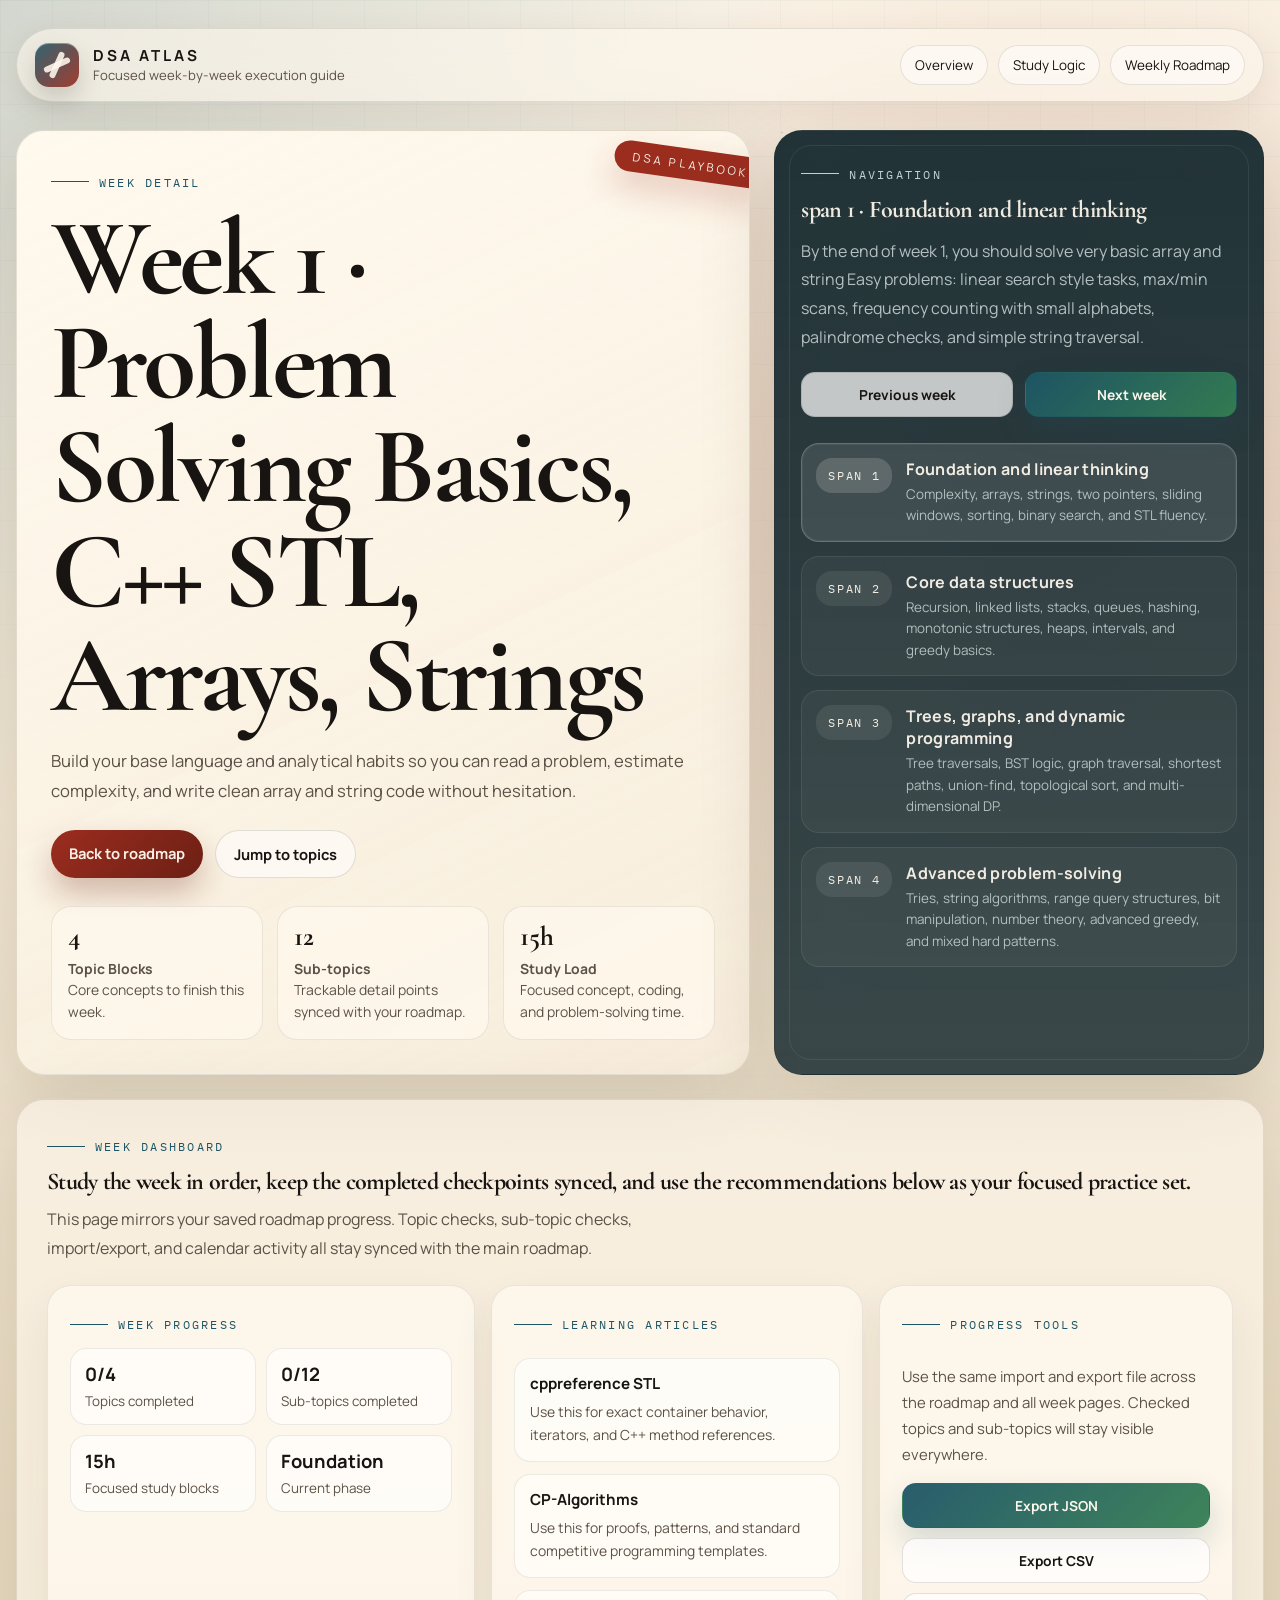
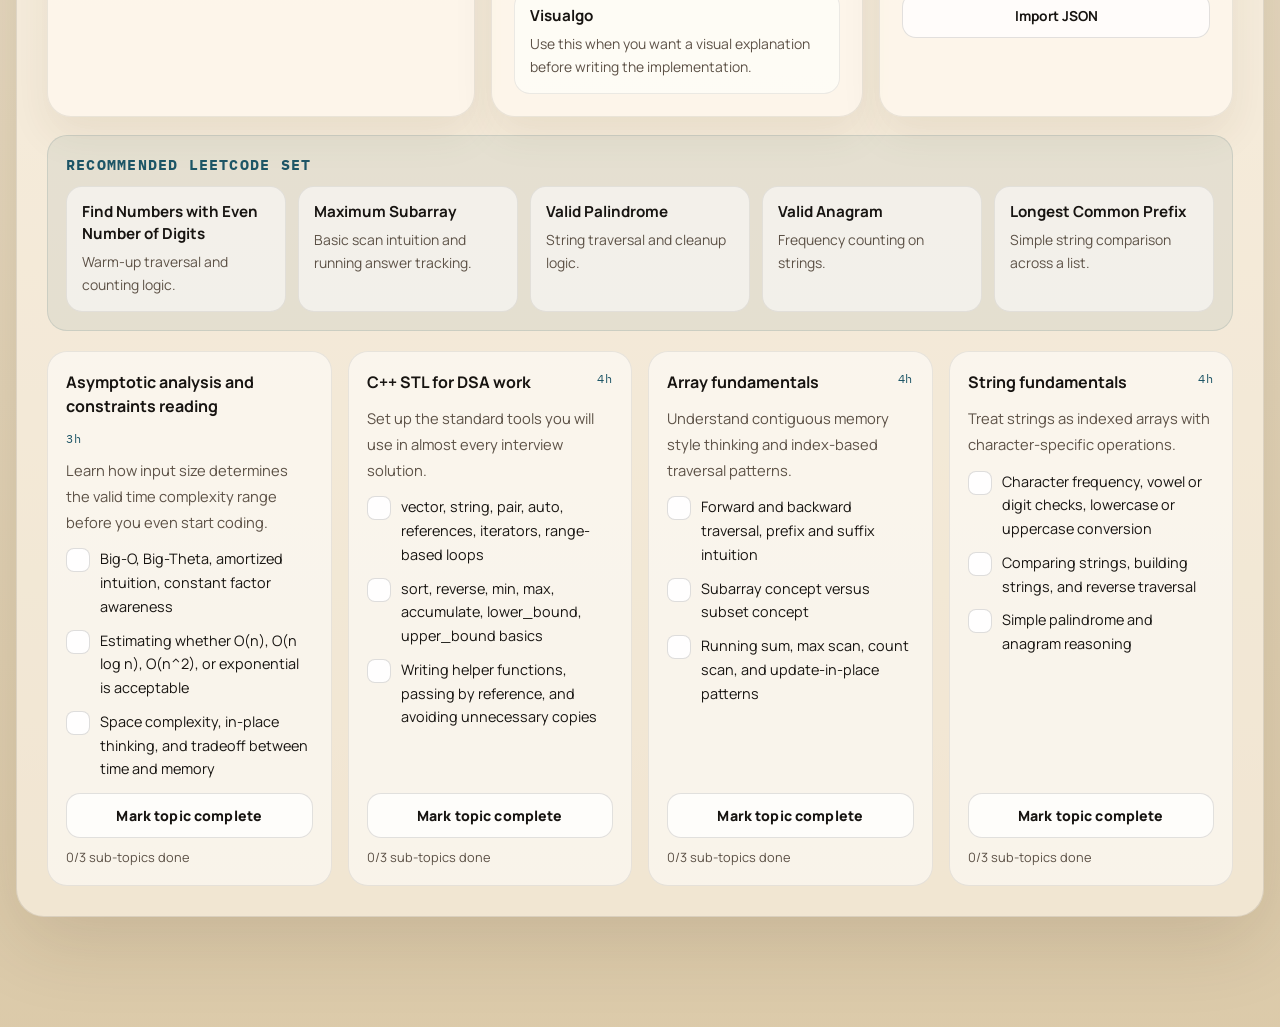
<file: dsa/week.html>
<!DOCTYPE html>
<html lang="en">
<head>
  <meta charset="UTF-8">
  <meta name="viewport" content="width=device-width, initial-scale=1.0">
  <title>DSA Atlas Week Guide</title>
  <meta name="description" content="Focused weekly DSA guide with synced topic progress, sub-topics, import/export, and curated reading links.">
  <link rel="preconnect" href="https://fonts.googleapis.com">
  <link rel="preconnect" href="https://fonts.gstatic.com" crossorigin>
  <link href="https://fonts.googleapis.com/css2?family=Cormorant+Garamond:wght@500;600;700&family=IBM+Plex+Mono:wght@400;500;600&family=Manrope:wght@400;500;600;700;800&display=swap" rel="stylesheet">
  <link rel="stylesheet" href="styles.css">
</head>
<body>
  <div class="page">
    <nav class="nav">
      <div class="brand">
        <div class="brand-mark" aria-hidden="true"></div>
        <div class="brand-copy">
          <strong>DSA Atlas</strong>
          <span>Focused week-by-week execution guide</span>
        </div>
      </div>
      <button class="nav-toggle" id="nav-toggle" type="button" aria-expanded="false" aria-controls="nav-links" aria-label="Toggle navigation menu">
        <span class="nav-toggle-glyph" aria-hidden="true">☰</span>
      </button>
      <div class="nav-links" id="nav-links">
        <a href="index.html#overview">Overview</a>
        <a href="index.html#approach">Study Logic</a>
        <a href="index.html#roadmap">Weekly Roadmap</a>
      </div>
    </nav>

    <section class="hero week-hero" id="week-detail-page">
      <article class="hero-copy week-hero-copy">
        <div class="eyebrow">Week Detail</div>
        <h1 id="week-detail-heading">Week Guide</h1>
        <p id="week-detail-goal"></p>
        <div class="hero-actions">
          <a class="primary" href="index.html#roadmap">Back to roadmap</a>
          <a class="secondary" id="week-cta-link" href="#week-detail-topics">Jump to topics</a>
        </div>
        <div class="hero-grid" id="week-detail-metrics"></div>
      </article>

      <aside class="hero-panel week-hero-panel">
        <div class="kicker">Navigation</div>
        <h2 id="week-detail-panel-title">Week navigation</h2>
        <p id="week-detail-leetcode"></p>
        <div class="week-detail-nav">
          <a class="action-button" id="prev-week-link" href="week.html?week=1">Previous week</a>
          <a class="action-button primary-action" id="next-week-link" href="week.html?week=2">Next week</a>
        </div>
        <div class="phase-list" id="week-detail-phase-list"></div>
      </aside>
    </section>

    <section class="section-shell week-detail-shell">
      <div class="section-head">
        <div>
          <div class="eyebrow">Week Dashboard</div>
          <h2 id="week-detail-subheading">Study the right things in the right order</h2>
          <p>This page mirrors your saved roadmap progress. Topic checks, sub-topic checks, import/export, and calendar activity all stay synced with the main roadmap.</p>
        </div>
      </div>

      <div class="week-detail-summary">
        <div class="sidebar-card">
          <div class="kicker">Week Progress</div>
          <div class="progress-stats week-detail-stat-grid">
            <div class="stat-chip">
              <strong id="week-topic-progress">0/0</strong>
              <span>Topics completed</span>
            </div>
            <div class="stat-chip">
              <strong id="week-bullet-progress">0/0</strong>
              <span>Sub-topics completed</span>
            </div>
            <div class="stat-chip">
              <strong id="week-hours-label">0h</strong>
              <span>Focused study blocks</span>
            </div>
            <div class="stat-chip">
              <strong id="week-phase-label">Foundation</strong>
              <span>Current phase</span>
            </div>
          </div>
        </div>

        <div class="sidebar-card">
          <div class="kicker">Learning Articles</div>
          <div class="resource-grid" id="week-resource-grid"></div>
        </div>

        <div class="sidebar-card">
          <div class="kicker">Progress Tools</div>
          <p>Use the same import and export file across the roadmap and all week pages. Checked topics and sub-topics will stay visible everywhere.</p>
          <div class="sidebar-actions">
            <button class="action-button primary-action" id="export-progress" type="button">Export JSON</button>
            <button class="action-button" id="export-progress-csv" type="button">Export CSV</button>
            <button class="action-button" id="import-progress" type="button">Import JSON</button>
          </div>
          <input id="import-progress-input" type="file" accept="application/json,.json" hidden>
        </div>
      </div>

      <div class="recommendation-shell week-recommendation-shell">
        <h4>Recommended LeetCode Set</h4>
        <div class="recommendation-grid" id="week-recommendation-grid"></div>
      </div>

      <div id="week-detail-topics" class="topic-grid week-detail-topic-grid"></div>
    </section>
  </div>
  <script src="script.js"></script>
</body>
</html>
</file>
<file: dsa/styles.css>
:root {
      --bg: #efe5d1;
      --bg-deep: #d8c5a2;
      --panel: rgba(248, 240, 224, 0.78);
      --panel-strong: rgba(255, 249, 238, 0.88);
      --ink: #171411;
      --muted: #5c5146;
      --accent: #9b2d1f;
      --accent-soft: rgba(155, 45, 31, 0.12);
      --line: rgba(23, 20, 17, 0.12);
      --glow: rgba(28, 108, 155, 0.18);
      --blueprint: #1d5566;
      --gold: #8a6b23;
      --shadow: 0 24px 80px rgba(54, 33, 11, 0.14);
      --radius-lg: 28px;
      --radius-md: 20px;
      --radius-sm: 14px;
      --container: 1280px;
    }

    * {
      box-sizing: border-box;
    }

    html {
      scroll-behavior: smooth;
    }

    body {
      margin: 0;
      color: var(--ink);
      font-family: "Manrope", sans-serif;
      background:
        radial-gradient(circle at top left, rgba(29, 85, 102, 0.18), transparent 28%),
        radial-gradient(circle at 82% 18%, rgba(155, 45, 31, 0.18), transparent 24%),
        linear-gradient(180deg, rgba(255, 249, 238, 0.7), rgba(216, 197, 162, 0.84)),
        var(--bg);
      min-height: 100vh;
      overflow-x: hidden;
    }

    body::before {
      content: "";
      position: fixed;
      inset: 0;
      pointer-events: none;
      background:
        linear-gradient(rgba(29, 85, 102, 0.08) 1px, transparent 1px),
        linear-gradient(90deg, rgba(29, 85, 102, 0.06) 1px, transparent 1px);
      background-size: 52px 52px;
      mask-image: linear-gradient(180deg, rgba(0, 0, 0, 0.72), transparent 94%);
      opacity: 0.6;
    }

    body::after {
      content: "";
      position: fixed;
      inset: 0;
      pointer-events: none;
      opacity: 0.14;
      background-image:
        radial-gradient(circle at 20% 30%, #000 0.6px, transparent 0.8px),
        radial-gradient(circle at 75% 42%, #000 0.6px, transparent 0.8px),
        radial-gradient(circle at 60% 78%, #000 0.7px, transparent 0.9px);
      background-size: 170px 170px;
      mix-blend-mode: multiply;
    }

    a {
      color: inherit;
    }

    .page {
      width: min(100% - 32px, var(--container));
      margin: 0 auto;
      padding: 28px 0 80px;
      position: relative;
      z-index: 1;
    }

    .nav {
      display: flex;
      align-items: center;
      justify-content: space-between;
      gap: 16px;
      margin-bottom: 28px;
      padding: 14px 18px;
      background: rgba(255, 249, 238, 0.58);
      border: 1px solid rgba(23, 20, 17, 0.1);
      border-radius: 999px;
      backdrop-filter: blur(20px);
      box-shadow: 0 8px 30px rgba(88, 57, 20, 0.08);
      position: sticky;
      top: 16px;
      z-index: 5;
      flex-wrap: wrap;
    }

    .nav-toggle {
      display: none;
      appearance: none;
      border: 1px solid rgba(23, 20, 17, 0.12);
      background: rgba(255, 255, 255, 0.68);
      color: var(--ink);
      border-radius: 999px;
      padding: 10px 14px;
      font: inherit;
      font-size: 0.84rem;
      font-weight: 800;
      cursor: pointer;
    }

    .brand {
      display: flex;
      align-items: center;
      gap: 14px;
      min-width: 0;
      flex: 1 1 320px;
    }

    .brand-mark {
      width: 44px;
      height: 44px;
      border-radius: 14px;
      background:
        linear-gradient(135deg, rgba(29, 85, 102, 0.9), rgba(155, 45, 31, 0.92));
      box-shadow:
        inset 0 1px 0 rgba(255, 255, 255, 0.35),
        0 12px 25px rgba(34, 35, 21, 0.18);
      position: relative;
      overflow: hidden;
    }

    .brand-mark::before,
    .brand-mark::after {
      content: "";
      position: absolute;
      background: rgba(255, 249, 238, 0.88);
    }

    .brand-mark::before {
      inset: 8px 19px;
      transform: rotate(24deg);
      border-radius: 999px;
    }

    .brand-mark::after {
      inset: 19px 8px;
      transform: rotate(-24deg);
      border-radius: 999px;
    }

    .brand-copy strong {
      display: block;
      font-size: 0.95rem;
      letter-spacing: 0.2em;
      text-transform: uppercase;
    }

    .brand-copy span {
      color: var(--muted);
      font-size: 0.82rem;
      display: block;
      line-height: 1.45;
    }

    .nav-links {
      display: flex;
      gap: 10px;
      flex-wrap: wrap;
      align-items: center;
      justify-content: flex-end;
      flex: 1 1 420px;
      min-width: 0;
    }

    .nav-links a {
      text-decoration: none;
      padding: 10px 14px;
      border-radius: 999px;
      border: 1px solid rgba(23, 20, 17, 0.1);
      background: rgba(255, 255, 255, 0.45);
      font-size: 0.84rem;
      transition: transform 180ms ease, background 180ms ease;
      white-space: nowrap;
    }

    .nav-links a:hover {
      transform: translateY(-2px);
      background: rgba(255, 255, 255, 0.78);
    }

    .hero {
      display: grid;
      grid-template-columns: minmax(0, 1.2fr) minmax(300px, 0.8fr);
      gap: 24px;
      align-items: stretch;
      margin-bottom: 24px;
    }

    .hero-copy,
    .hero-panel,
    .summary-card,
    .section-shell,
    .week-card {
      border: 1px solid rgba(23, 20, 17, 0.1);
      box-shadow: var(--shadow);
    }

    .hero-copy {
      position: relative;
      overflow: hidden;
      padding: 34px;
      border-radius: var(--radius-lg);
      background:
        linear-gradient(155deg, rgba(255, 249, 238, 0.95), rgba(244, 233, 213, 0.72)),
        var(--panel-strong);
      animation: rise 700ms ease both;
    }

    .hero-copy::before {
      content: "DSA PLAYBOOK";
      position: absolute;
      top: 18px;
      right: -18px;
      transform: rotate(8deg);
      padding: 8px 18px;
      font-size: 0.72rem;
      letter-spacing: 0.28em;
      color: rgba(255, 249, 238, 0.96);
      background: var(--accent);
      border-radius: 999px;
      box-shadow: 0 16px 32px rgba(155, 45, 31, 0.22);
    }

    .eyebrow,
    .kicker {
      display: inline-flex;
      align-items: center;
      gap: 10px;
      margin-bottom: 16px;
      font-family: "IBM Plex Mono", monospace;
      font-size: 0.78rem;
      letter-spacing: 0.18em;
      text-transform: uppercase;
      color: var(--blueprint);
    }

    .eyebrow::before,
    .kicker::before {
      content: "";
      width: 38px;
      height: 1px;
      background: currentColor;
    }

    h1,
    h2,
    h3 {
      margin: 0;
      font-family: "Cormorant Garamond", serif;
      line-height: 0.96;
      letter-spacing: -0.03em;
      font-weight: 700;
    }

    h1 {
      max-width: 12ch;
      font-size: clamp(3.5rem, 9vw, 6.8rem);
      margin-bottom: 18px;
    }

    .hero-copy p {
      max-width: 68ch;
      margin: 0 0 18px;
      font-size: 1.04rem;
      line-height: 1.8;
      color: var(--muted);
    }

    .hero-actions {
      display: flex;
      flex-wrap: wrap;
      gap: 12px;
      margin: 24px 0 28px;
    }

    .hero-actions a {
      text-decoration: none;
      padding: 13px 18px;
      border-radius: 999px;
      font-weight: 700;
      font-size: 0.92rem;
      transition: transform 180ms ease, box-shadow 180ms ease, background 180ms ease;
    }

    .hero-actions a:hover {
      transform: translateY(-2px);
    }

    .hero-actions .primary {
      background: linear-gradient(135deg, var(--accent), #6d1f14);
      color: rgba(255, 249, 238, 0.96);
      box-shadow: 0 16px 30px rgba(109, 31, 20, 0.28);
    }

    .hero-actions .secondary {
      background: rgba(255, 255, 255, 0.54);
      border: 1px solid rgba(23, 20, 17, 0.12);
    }

    .hero-grid {
      display: grid;
      grid-template-columns: repeat(auto-fit, minmax(150px, 1fr));
      gap: 14px;
    }

    .metric {
      padding: 16px;
      border-radius: var(--radius-md);
      background: rgba(255, 249, 238, 0.66);
      border: 1px solid rgba(23, 20, 17, 0.08);
    }

    .metric strong {
      display: block;
      margin-bottom: 8px;
      font-size: 1.7rem;
      line-height: 1;
      font-family: "Cormorant Garamond", serif;
    }

    .metric span {
      display: block;
      color: var(--muted);
      font-size: 0.87rem;
      line-height: 1.55;
    }

    .hero-panel {
      border-radius: var(--radius-lg);
      padding: 26px;
      background:
        linear-gradient(180deg, rgba(17, 37, 43, 0.93), rgba(17, 37, 43, 0.82)),
        radial-gradient(circle at top right, rgba(255, 255, 255, 0.18), transparent 32%);
      color: rgba(255, 249, 238, 0.93);
      position: relative;
      overflow: hidden;
      animation: rise 860ms ease both;
    }

    .hero-panel::before {
      content: "";
      position: absolute;
      inset: 14px;
      border: 1px solid rgba(255, 255, 255, 0.08);
      border-radius: 22px;
      pointer-events: none;
    }

    .hero-panel .kicker {
      color: rgba(206, 227, 233, 0.9);
    }

    .hero-panel p {
      color: rgba(226, 235, 236, 0.76);
      line-height: 1.8;
      margin: 16px 0 0;
    }

    .phase-list {
      display: grid;
      gap: 14px;
      margin-top: 26px;
    }

    .phase-item {
      display: grid;
      grid-template-columns: 76px 1fr;
      gap: 14px;
      align-items: start;
      padding: 14px;
      background: rgba(255, 255, 255, 0.04);
      border: 1px solid rgba(255, 255, 255, 0.08);
      border-radius: 18px;
    }

    .phase-item span {
      display: inline-flex;
      align-items: center;
      justify-content: center;
      padding: 10px 8px;
      border-radius: 16px;
      background: rgba(255, 249, 238, 0.08);
      font-family: "IBM Plex Mono", monospace;
      font-size: 0.74rem;
      letter-spacing: 0.14em;
      text-transform: uppercase;
    }

    .phase-item strong {
      display: block;
      margin-bottom: 4px;
      font-size: 1rem;
      letter-spacing: 0.02em;
    }

    .phase-item.is-active {
      background: rgba(255, 255, 255, 0.1);
      border-color: rgba(255, 255, 255, 0.2);
      box-shadow: inset 0 0 0 1px rgba(255, 255, 255, 0.06);
    }

    .phase-item.is-active span {
      background: rgba(255, 249, 238, 0.16);
    }

    .phase-item small {
      display: block;
      color: rgba(226, 235, 236, 0.72);
      line-height: 1.6;
      font-size: 0.84rem;
    }

    .summary {
      display: grid;
      grid-template-columns: repeat(auto-fit, minmax(240px, 1fr));
      gap: 18px;
      margin: 18px 0 30px;
    }

    .summary-card {
      padding: 24px;
      border-radius: var(--radius-lg);
      background: rgba(255, 249, 238, 0.66);
      position: relative;
      overflow: hidden;
      animation: rise 960ms ease both;
    }

    .summary-card:nth-child(2) {
      animation-delay: 120ms;
    }

    .summary-card:nth-child(3) {
      animation-delay: 240ms;
    }

    .summary-card::before {
      content: "";
      position: absolute;
      inset: auto -30px -30px auto;
      width: 130px;
      height: 130px;
      border-radius: 50%;
      background: radial-gradient(circle, rgba(29, 85, 102, 0.16), transparent 64%);
    }

    .summary-card p {
      margin: 12px 0 0;
      color: var(--muted);
      line-height: 1.75;
      font-size: 0.95rem;
    }

    .section-shell {
      padding: 30px;
      border-radius: var(--radius-lg);
      background: rgba(255, 249, 238, 0.58);
      margin-bottom: 30px;
      position: relative;
      overflow: hidden;
    }

    .section-shell::before {
      content: "";
      position: absolute;
      inset: 0;
      background:
        linear-gradient(90deg, transparent, rgba(29, 85, 102, 0.06), transparent);
      transform: translateX(-100%);
      animation: sweep 9s linear infinite;
      pointer-events: none;
    }

    .section-head {
      display: flex;
      align-items: end;
      justify-content: space-between;
      gap: 20px;
      margin-bottom: 22px;
      position: relative;
      z-index: 1;
    }

    .section-head p {
      max-width: 66ch;
      margin: 12px 0 0;
      color: var(--muted);
      line-height: 1.8;
    }

    .pills {
      display: flex;
      flex-wrap: wrap;
      gap: 10px;
      position: relative;
      z-index: 1;
    }

    .pill {
      padding: 10px 14px;
      border-radius: 999px;
      border: 1px solid rgba(23, 20, 17, 0.08);
      background: rgba(255, 255, 255, 0.52);
      font-size: 0.84rem;
      line-height: 1.4;
    }

    .principles {
      display: grid;
      grid-template-columns: repeat(auto-fit, minmax(220px, 1fr));
      gap: 16px;
      position: relative;
      z-index: 1;
    }

    .principle {
      padding: 20px;
      border-radius: 20px;
      background: rgba(255, 255, 255, 0.52);
      border: 1px solid rgba(23, 20, 17, 0.08);
    }

    .principle strong {
      display: block;
      margin-bottom: 10px;
      font-size: 0.96rem;
    }

    .principle p {
      margin: 0;
      color: var(--muted);
      line-height: 1.7;
      font-size: 0.92rem;
    }

    .roadmap-shell {
      display: grid;
      grid-template-columns: minmax(0, 1fr);
      gap: 20px;
      align-items: start;
    }

    .roadmap-main,
    .week-grid,
    .week-body {
      min-width: 0;
    }

    .roadmap-sidebar {
      display: grid;
      grid-template-columns: repeat(4, minmax(0, 1fr));
      gap: 16px;
      align-items: start;
    }

    .sidebar-card {
      padding: 22px;
      border-radius: 24px;
      background: rgba(255, 249, 238, 0.76);
      border: 1px solid rgba(23, 20, 17, 0.08);
      box-shadow: 0 18px 40px rgba(71, 47, 16, 0.08);
    }

    .sidebar-card p,
    .sidebar-card li {
      color: var(--muted);
      line-height: 1.75;
      font-size: 0.93rem;
    }

    .sidebar-card ul {
      padding-left: 18px;
      margin: 10px 0 0;
    }

    .sidebar-actions {
      display: grid;
      grid-template-columns: repeat(auto-fit, minmax(150px, 1fr));
      gap: 10px;
      margin-top: 16px;
    }

    .action-button,
    .complete-toggle {
      appearance: none;
      border: 1px solid rgba(23, 20, 17, 0.12);
      border-radius: 14px;
      background: rgba(255, 255, 255, 0.72);
      color: var(--ink);
      font: inherit;
      cursor: pointer;
      transition: transform 180ms ease, background 180ms ease, border-color 180ms ease, box-shadow 180ms ease;
    }

    .action-button {
      padding: 12px 14px;
      font-size: 0.86rem;
      font-weight: 700;
    }

    .action-button:hover,
    .complete-toggle:hover {
      transform: translateY(-1px);
      background: rgba(255, 255, 255, 0.95);
      border-color: rgba(23, 20, 17, 0.2);
    }

    .action-button:focus-visible,
    .complete-toggle:focus-visible {
      outline: 2px solid rgba(29, 85, 102, 0.4);
      outline-offset: 2px;
    }

    .action-button.primary-action,
    .complete-toggle.is-complete {
      background: linear-gradient(135deg, rgba(29, 85, 102, 0.95), rgba(52, 126, 82, 0.95));
      color: rgba(255, 249, 238, 0.98);
      border-color: transparent;
      box-shadow: 0 14px 30px rgba(29, 85, 102, 0.18);
    }

    .progress-stats {
      display: grid;
      grid-template-columns: repeat(2, minmax(0, 1fr));
      gap: 10px;
      margin-top: 18px;
    }

    .stat-chip {
      padding: 12px 14px;
      border-radius: 16px;
      background: rgba(255, 255, 255, 0.62);
      border: 1px solid rgba(23, 20, 17, 0.08);
    }

    .stat-chip strong,
    .calendar-summary strong {
      display: block;
      font-size: 1.15rem;
      margin-bottom: 4px;
    }

    .stat-chip span,
    .calendar-summary span,
    .calendar-meta {
      display: block;
      color: var(--muted);
      font-size: 0.84rem;
      line-height: 1.55;
    }

    .week-detail-summary {
      display: grid;
      grid-template-columns: 1.15fr 1fr 0.95fr;
      gap: 16px;
      position: relative;
      z-index: 1;
    }

    .week-detail-stat-grid {
      margin-top: 0;
      grid-template-columns: repeat(2, minmax(0, 1fr));
    }

    .week-detail-nav {
      display: grid;
      grid-template-columns: repeat(2, minmax(0, 1fr));
      gap: 12px;
      margin-top: 20px;
    }

    .week-detail-nav .action-button {
      text-align: center;
      text-decoration: none;
    }

    .resource-grid {
      display: grid;
      grid-template-columns: repeat(auto-fit, minmax(220px, 1fr));
      gap: 12px;
      margin-top: 10px;
    }

    .resource-card {
      display: flex;
      flex-direction: column;
      gap: 10px;
      padding: 16px;
      border-radius: 18px;
      background: rgba(255, 255, 255, 0.58);
      border: 1px solid rgba(23, 20, 17, 0.08);
      text-decoration: none;
      transition: transform 180ms ease, background 180ms ease, border-color 180ms ease;
    }

    .resource-card:hover {
      transform: translateY(-2px);
      background: rgba(255, 255, 255, 0.86);
      border-color: rgba(23, 20, 17, 0.16);
    }

    .resource-card strong {
      font-size: 0.98rem;
      line-height: 1.45;
    }

    .resource-card span {
      color: var(--muted);
      font-size: 0.88rem;
      line-height: 1.65;
    }

    .resource-card small {
      color: var(--blueprint);
      font-family: "IBM Plex Mono", monospace;
      font-size: 0.74rem;
      letter-spacing: 0.08em;
      text-transform: uppercase;
    }

    .calendar-shell {
      margin-top: 16px;
    }

    .calendar-scroll {
      overflow-x: auto;
      padding-bottom: 6px;
    }

    .calendar-grid {
      display: grid;
      grid-template-rows: repeat(7, 12px);
      grid-auto-flow: column;
      grid-auto-columns: 12px;
      gap: 4px;
      min-width: max-content;
      margin-top: 10px;
    }

    .calendar-day {
      width: 12px;
      height: 12px;
      border-radius: 3px;
      background: rgba(23, 20, 17, 0.08);
      border: 1px solid rgba(23, 20, 17, 0.05);
      transition: transform 180ms ease, border-color 180ms ease;
    }

    .calendar-day:hover {
      transform: scale(1.08);
      border-color: rgba(23, 20, 17, 0.18);
    }

    .calendar-day.level-1 {
      background: #d8f0d2;
      border-color: #c3e3bb;
    }

    .calendar-day.level-2 {
      background: #8fd17d;
      border-color: #70b760;
    }

    .calendar-day.level-3 {
      background: #4fa15c;
      border-color: #3f8851;
    }

    .calendar-day.level-4 {
      background: #25663f;
      border-color: #1f5234;
    }

    .calendar-legend {
      display: flex;
      align-items: center;
      justify-content: space-between;
      gap: 14px;
      margin-top: 12px;
      color: var(--muted);
      font-size: 0.78rem;
    }

    .legend-scale {
      display: inline-flex;
      align-items: center;
      gap: 6px;
    }

    .legend-box {
      width: 12px;
      height: 12px;
      border-radius: 3px;
      border: 1px solid rgba(23, 20, 17, 0.06);
      background: rgba(23, 20, 17, 0.08);
    }

    .legend-box.level-1 {
      background: #d8f0d2;
    }

    .legend-box.level-2 {
      background: #8fd17d;
    }

    .legend-box.level-3 {
      background: #4fa15c;
    }

    .legend-box.level-4 {
      background: #25663f;
    }

    .calendar-summary {
      display: grid;
      grid-template-columns: repeat(2, minmax(0, 1fr));
      gap: 10px;
      margin-top: 12px;
    }

    .progress-block {
      position: relative;
      padding-top: 18px;
    }

    .progress-labels {
      display: flex;
      justify-content: space-between;
      margin-bottom: 10px;
      font-size: 0.78rem;
      color: var(--muted);
      font-family: "IBM Plex Mono", monospace;
      letter-spacing: 0.08em;
      text-transform: uppercase;
    }

    .progress-track {
      width: 100%;
      height: 14px;
      background: rgba(23, 20, 17, 0.08);
      border-radius: 999px;
      overflow: hidden;
    }

    .progress-fill {
      height: 100%;
      width: 0;
      background: linear-gradient(90deg, var(--blueprint), var(--accent), var(--gold));
      border-radius: inherit;
      transition: width 600ms cubic-bezier(.2, .8, .2, 1);
    }

    .week-grid {
      display: grid;
      gap: 18px;
    }

    .week-card {
      display: grid;
      grid-template-columns: 110px minmax(0, 1fr);
      gap: 22px;
      padding: 24px;
      border-radius: 28px;
      background:
        linear-gradient(180deg, rgba(255, 249, 238, 0.88), rgba(245, 235, 217, 0.74));
      position: relative;
      overflow: hidden;
      opacity: 0;
      transform: translateY(26px);
      transition: transform 350ms ease, box-shadow 350ms ease, opacity 500ms ease;
    }

    .week-card.is-visible {
      opacity: 1;
      transform: translateY(0);
    }

    .week-card:hover {
      transform: translateY(-4px);
      box-shadow: 0 30px 70px rgba(65, 42, 14, 0.16);
    }

    .week-card::before {
      content: "";
      position: absolute;
      inset: auto -50px -60px auto;
      width: 180px;
      height: 180px;
      border-radius: 50%;
      background: radial-gradient(circle, rgba(29, 85, 102, 0.14), transparent 65%);
    }

    .week-index {
      display: flex;
      flex-direction: column;
      align-items: start;
      gap: 8px;
    }

    .week-index strong {
      display: inline-flex;
      align-items: center;
      justify-content: center;
      width: 84px;
      height: 84px;
      border-radius: 24px;
      background: linear-gradient(145deg, rgba(23, 20, 17, 0.94), rgba(29, 85, 102, 0.88));
      color: rgba(255, 249, 238, 0.95);
      font-family: "Cormorant Garamond", serif;
      font-size: 2rem;
      box-shadow: 0 18px 32px rgba(23, 20, 17, 0.18);
    }

    .week-index span {
      font-family: "IBM Plex Mono", monospace;
      font-size: 0.72rem;
      letter-spacing: 0.16em;
      text-transform: uppercase;
      color: var(--blueprint);
    }

    .week-head {
      display: grid;
      grid-template-columns: minmax(0, 1fr) minmax(180px, 220px);
      gap: 18px;
      align-items: start;
    }

    .week-head h3 {
      font-size: clamp(2rem, 4vw, 2.8rem);
      margin-bottom: 10px;
    }

    .week-meta {
      display: flex;
      flex-wrap: wrap;
      gap: 10px;
      margin: 10px 0 16px;
    }

    .tag {
      padding: 8px 12px;
      border-radius: 999px;
      background: rgba(23, 20, 17, 0.06);
      border: 1px solid rgba(23, 20, 17, 0.08);
      font-size: 0.8rem;
      font-weight: 700;
    }

    .week-status {
      display: grid;
      justify-items: end;
      gap: 10px;
      min-width: 0;
    }

    .week-status-note {
      text-align: right;
      color: var(--muted);
      font-size: 0.8rem;
      line-height: 1.5;
    }

    .complete-toggle {
      min-width: 168px;
      padding: 12px 16px;
      font-size: 0.88rem;
      font-weight: 800;
      letter-spacing: 0.01em;
    }

    .week-card.is-complete {
      border-color: rgba(37, 102, 63, 0.22);
      box-shadow: 0 24px 60px rgba(37, 102, 63, 0.12);
    }

    .week-card.is-complete .week-index strong {
      background: linear-gradient(145deg, rgba(23, 78, 46, 0.96), rgba(79, 161, 92, 0.92));
    }

    .week-card.is-complete .tag-complete {
      background: rgba(37, 102, 63, 0.12);
      border-color: rgba(37, 102, 63, 0.18);
      color: #1f5234;
    }

    .week-desc,
    .leetcode-lens {
      margin: 0;
      color: var(--muted);
      line-height: 1.8;
      font-size: 0.98rem;
    }

    .leetcode-lens {
      margin-top: 14px;
      padding: 16px 18px;
      border-left: 3px solid var(--accent);
      background: rgba(155, 45, 31, 0.06);
      border-radius: 0 18px 18px 0;
    }

    .recommendation-shell {
      margin-top: 18px;
      padding: 18px;
      border-radius: 20px;
      background: rgba(29, 85, 102, 0.07);
      border: 1px solid rgba(29, 85, 102, 0.12);
      position: relative;
      z-index: 1;
    }

    .recommendation-shell h4 {
      margin: 0 0 12px;
      font-size: 0.95rem;
      font-family: "IBM Plex Mono", monospace;
      letter-spacing: 0.08em;
      text-transform: uppercase;
      color: var(--blueprint);
    }

    .recommendation-grid {
      display: grid;
      grid-template-columns: repeat(auto-fit, minmax(220px, 1fr));
      gap: 12px;
    }

    .recommendation-item {
      padding: 14px 15px;
      border-radius: 16px;
      background: rgba(255, 255, 255, 0.55);
      border: 1px solid rgba(23, 20, 17, 0.08);
    }

    .recommendation-item strong {
      display: block;
      margin-bottom: 6px;
      font-size: 0.95rem;
      line-height: 1.45;
    }

    .recommendation-item span {
      display: block;
      color: var(--muted);
      font-size: 0.87rem;
      line-height: 1.65;
    }

    .topic-grid {
      display: grid;
      grid-template-columns: repeat(auto-fit, minmax(280px, 1fr));
      gap: 16px;
      margin-top: 20px;
      position: relative;
      z-index: 1;
      align-items: stretch;
    }

    .topic-card {
      display: flex;
      flex-direction: column;
      gap: 12px;
      padding: 18px;
      border-radius: 20px;
      background: rgba(255, 255, 255, 0.54);
      border: 1px solid rgba(23, 20, 17, 0.08);
      min-height: 100%;
      min-width: 0;
      overflow-wrap: anywhere;
    }

    .topic-topline {
      display: flex;
      align-items: flex-start;
      justify-content: space-between;
      flex-wrap: wrap;
      gap: 12px;
    }

    .topic-card strong {
      display: block;
      font-size: 1rem;
      line-height: 1.5;
    }

    .topic-time {
      white-space: nowrap;
      font-family: "IBM Plex Mono", monospace;
      font-size: 0.78rem;
      letter-spacing: 0.08em;
      color: var(--blueprint);
    }

    .topic-card p {
      margin: 0;
      color: var(--muted);
      line-height: 1.75;
      font-size: 0.92rem;
    }

    .topic-progress {
      display: grid;
      gap: 10px;
      margin-top: auto;
    }

    .topic-status-note {
      color: var(--muted);
      font-size: 0.8rem;
      line-height: 1.5;
    }

    .bullet-list {
      list-style: none;
      padding: 0;
      margin: 0;
      display: grid;
      gap: 10px;
    }

    .bullet-item {
      display: grid;
      grid-template-columns: 24px minmax(0, 1fr);
      align-items: start;
      gap: 10px;
      color: var(--ink);
      line-height: 1.65;
      font-size: 0.9rem;
      min-width: 0;
    }

    .bullet-toggle {
      appearance: none;
      width: 24px;
      height: 24px;
      margin-top: 1px;
      border-radius: 8px;
      border: 1px solid rgba(23, 20, 17, 0.14);
      background: rgba(255, 255, 255, 0.9);
      cursor: pointer;
      position: relative;
      transition: transform 180ms ease, background 180ms ease, border-color 180ms ease;
    }

    .bullet-toggle:hover {
      transform: translateY(-1px);
      border-color: rgba(23, 20, 17, 0.24);
    }

    .bullet-toggle::after {
      content: "";
      position: absolute;
      inset: 6px;
      border-radius: 4px;
      background: transparent;
      transition: background 180ms ease;
    }

    .bullet-item.is-complete .bullet-toggle {
      background: rgba(37, 102, 63, 0.12);
      border-color: rgba(37, 102, 63, 0.24);
    }

    .bullet-item.is-complete .bullet-toggle::after {
      background: linear-gradient(135deg, rgba(29, 85, 102, 0.95), rgba(52, 126, 82, 0.95));
    }

    .bullet-item.is-complete span {
      color: #1f5234;
      text-decoration: line-through;
    }

    .footer {
      margin-top: 28px;
      padding: 24px 28px;
      border-radius: 28px;
      background: linear-gradient(180deg, rgba(17, 37, 43, 0.92), rgba(17, 37, 43, 0.82));
      color: rgba(255, 249, 238, 0.92);
      border: 1px solid rgba(255, 255, 255, 0.08);
      box-shadow: 0 20px 50px rgba(23, 20, 17, 0.2);
    }

    .footer p {
      margin: 0;
      line-height: 1.8;
      color: rgba(226, 235, 236, 0.82);
    }

    .footer strong {
      color: rgba(255, 249, 238, 0.98);
    }

    @keyframes rise {
      from {
        opacity: 0;
        transform: translateY(20px);
      }
      to {
        opacity: 1;
        transform: translateY(0);
      }
    }

    @keyframes sweep {
      0% {
        transform: translateX(-100%);
      }
      60%,
      100% {
        transform: translateX(130%);
      }
    }

    @media (max-width: 1180px) {
      .hero,
      .roadmap-shell,
      .week-detail-summary {
        grid-template-columns: 1fr;
      }

      .roadmap-sidebar {
        grid-template-columns: repeat(2, minmax(0, 1fr));
      }
    }

    @media (max-width: 900px) {
      .nav {
        border-radius: 24px;
        align-items: start;
        padding: 16px;
        gap: 12px;
      }

      .nav-toggle {
        display: inline-flex;
        align-items: center;
        justify-content: center;
        flex: 0 0 auto;
        margin-left: auto;
      }

      .nav-links {
        display: none;
        width: 100%;
        flex-direction: column;
        align-items: stretch;
        gap: 8px;
        padding-top: 8px;
      }

      .nav-links.is-open {
        display: flex;
      }

      .nav-links a {
        width: 100%;
        text-align: center;
        white-space: normal;
      }

      .brand {
        flex: 1 1 0;
        max-width: calc(100% - 68px);
      }

      .brand-mark {
        width: 40px;
        height: 40px;
      }

      .week-card {
        grid-template-columns: 1fr;
      }

      .week-head {
        grid-template-columns: 1fr;
      }

      .week-status {
        justify-items: start;
      }

      .week-status-note {
        text-align: left;
      }

      .roadmap-sidebar {
        grid-template-columns: 1fr;
      }

      .week-detail-nav,
      .week-detail-stat-grid,
      .sidebar-actions {
        grid-template-columns: 1fr;
      }
    }

    @media (max-width: 640px) {
      .page {
        width: min(100% - 18px, var(--container));
        padding-top: 14px;
      }

      .hero-copy,
      .hero-panel,
      .section-shell,
      .summary-card,
      .week-card,
      .footer {
        padding: 20px;
      }

      h1 {
        font-size: clamp(2.8rem, 16vw, 4.2rem);
      }

      .brand {
        align-items: start;
      }

      .brand-copy strong {
        font-size: 0.86rem;
        letter-spacing: 0.14em;
      }

      .brand-copy span {
        font-size: 0.76rem;
      }

      .nav {
        border-radius: 20px;
        padding: 14px;
      }

      .nav-toggle {
        padding: 9px 12px;
      }

      .section-head {
        align-items: start;
        flex-direction: column;
      }

      .progress-stats,
      .calendar-summary {
        grid-template-columns: 1fr;
      }

      .sidebar-card {
        padding: 18px;
      }

      .complete-toggle {
        width: 100%;
        min-width: 0;
      }

      .topic-grid,
      .resource-grid,
      .recommendation-grid {
        grid-template-columns: 1fr;
      }

      .topic-topline {
        flex-direction: column;
        align-items: flex-start;
      }
    }
</file>
